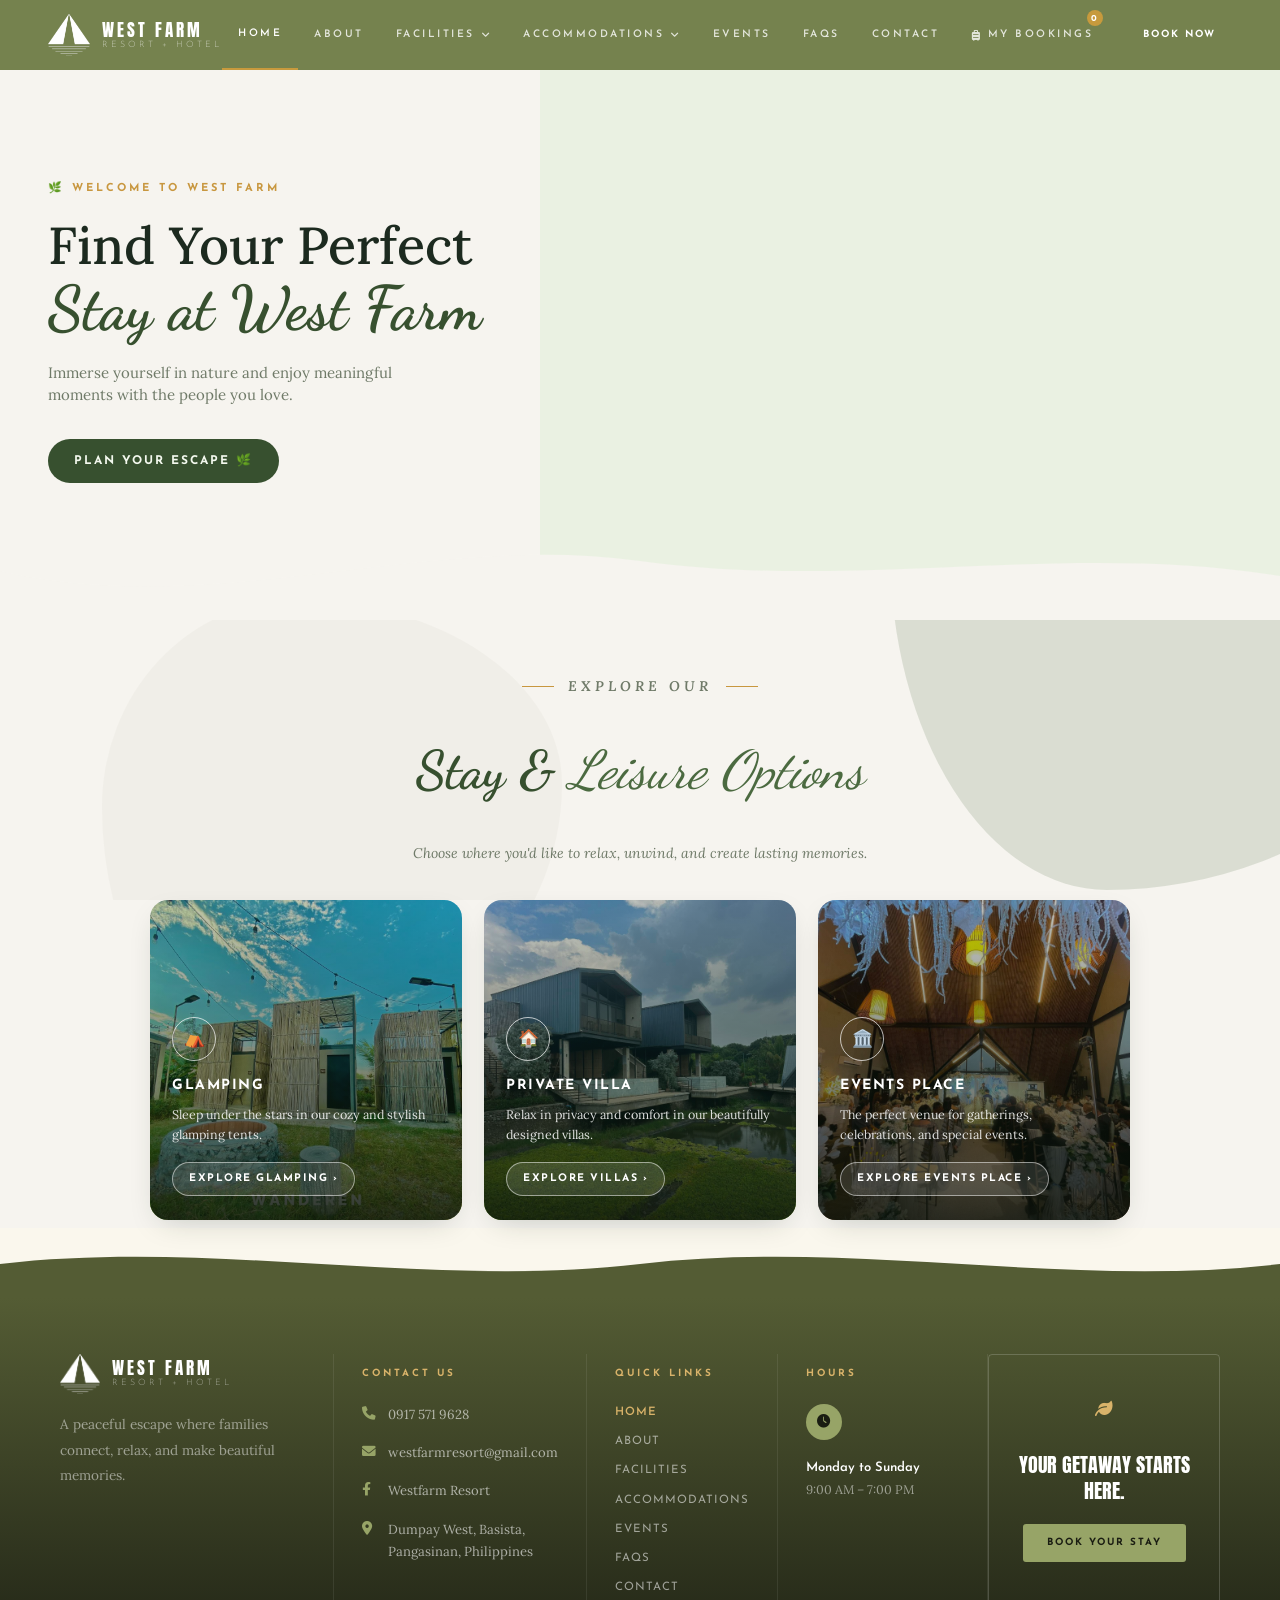
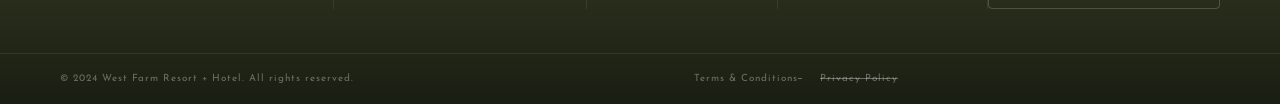
<file: pages/index.html>
<!DOCTYPE html>
<html lang="en">
<head>
  <meta charset="utf-8" />
  <meta name="viewport" content="width=device-width, initial-scale=1" />
  <title>West Farm Resort &amp; Hotel</title>
  <link href="https://fonts.googleapis.com/css2?family=Anton&family=Dancing+Script:wght@400;600;700&family=Josefin+Sans:wght@300;400;600;700&family=Lora:ital,wght@0,400;0,500;1,400&display=swap" rel="stylesheet">
  <link rel="stylesheet" href="https://cdnjs.cloudflare.com/ajax/libs/font-awesome/6.0.0-beta3/css/all.min.css">
  <link rel="stylesheet" href="../assets/css/index.css">
  <link rel="stylesheet" href="../assets/css/bookings.css">
  <link rel="stylesheet" href="../assets/css/nav.css">
</head>
<body>

<!-- BACKGROUND BLOBS (matches accommodations.html) -->
<div class="bg-blobs">
  <div class="blob blob-gray blob-1"></div>
  <div class="blob blob-gray blob-2"></div>
  <div class="blob blob-green blob-3"></div>
</div>

<!-- NAV — matches accommodations.html -->
<nav id="main-nav">
  <a class="nav-logo" href="home.html">
    <img src="../uploads/logo.png" alt="West Farm logo">
    <div class="nav-logo-text">
      <span class="name">WEST FARM</span>
      <span class="sub">Resort + Hotel</span>
    </div>
  </a>

  <ul class="nav-links">
    <li><a href="../pages/home.html" class="active">HOME</a></li>
    <li><a href="../pages/about.html">ABOUT</a></li>
    <li class="nav-item">
      <a href="#" class="nav-btn">FACILITIES</a>
      <div class="dropdown-menu">
        <a href="../pages/swimmingpool.html">Swimming Pool</a>
        <a href="../pages/westcrays.html">Westcrays</a>
        <a href="../pages/playground.html">Kids Playground</a>
        <a href="../pages/cottages.html">Cottages</a>
      </div>
    </li>
    <li class="nav-item">
      <a href="#" class="nav-btn">ACCOMMODATIONS</a>
      <div class="dropdown-menu">
        <a href="../pages/accommodations.html?filter=Events%20Place">Pavilion Events Place</a>
        <a href="../pages/accommodations.html?filter=Private%20Villa">Glamping</a>
        <a href="../pages/accommodations.html?filter=Events%20Place">Private Villas</a>
      </div>
    </li>
    <li><a href="../pages/events.html">EVENTS</a></li>
    <li><a href="../pages/faqs.html">FAQs</a></li>
    <li><a href="../pages/contact.html">CONTACT</a></li>
    <li class="nav-mybookings">
      <a href="#" data-open-my-bookings title="My Bookings"><i class="fa-solid fa-suitcase-rolling"></i> MY BOOKINGS<span class="my-bookings-badge" hidden>0</span></a>
    </li>
    <li><a href="../pages/index.html" class="nav-book-btn">BOOK NOW</a></li>
  </ul>
</nav>

<!-- HERO -->
<header class="hero">
  <div class="hero-text">
    <div class="hero-eyebrow">🌿 Welcome to West Farm</div>
    <h1>Find Your Perfect<em>Stay at West Farm</em></h1>
    <p>Immerse yourself in nature and enjoy meaningful moments with the people you love.</p>
    <a class="hero-cta" href="#leisure">Plan Your Escape 🌿</a>
  </div>
  <div class="hero-photo"></div>
  <div class="hero-wave" aria-hidden="true">
    <svg viewBox="0 0 1440 90" preserveAspectRatio="none" xmlns="http://www.w3.org/2000/svg">
      <path d="M0,40 C240,90 480,0 720,30 C960,60 1200,10 1440,45 L1440,90 L0,90 Z" fill="var(--bg)"></path>
    </svg>
  </div>
</header>

<!-- LEISURE OPTIONS -->
<section class="leisure" id="leisure">
  <p class="section-eyebrow">Explore Our</p>
  <h2 class="section-title">Stay &amp; <em>Leisure Options</em></h2>
  <p>Choose where you'd like to relax, unwind, and create lasting memories.</p>

  <div class="leisure-grid">
    <article class="leisure-card" style="background-image:url('../uploads/glamping-3.jpg')">
      <div class="leisure-icon">⛺</div>
      <h3>Glamping</h3>
      <p>Sleep under the stars in our cozy and stylish glamping tents.</p>
      <a class="btn" href="accommodations.html?filter=Glamping">Explore Glamping ›</a>
    </article>

    <article class="leisure-card" style="background-image:url('../uploads/privatevilla-1.jpg')">
      <div class="leisure-icon">🏠</div>
      <h3>Private Villa</h3>
      <p>Relax in privacy and comfort in our beautifully designed villas.</p>
      <a class="btn" href="accommodations.html?filter=Private%20Villa">Explore Villas ›</a>
    </article>

    <article class="leisure-card" id="eventsPlaceCard" style="background-image:url('../uploads/pavilion-1.jpg')">
      <div class="leisure-icon">🏛️</div>
      <h3>Events Place</h3>
      <p>The perfect venue for gatherings, celebrations, and special events.</p>
      <a class="btn" href="accommodations.html?filter=Events%20Place">Explore Events Place ›</a>
    </article>
  </div>
</section>

<div class="wave-divider" style="--wave-bg: var(--warm); --wave-fill: var(--hf-forest-mid);">
  <svg viewBox="0 0 1440 140" preserveAspectRatio="none" xmlns="http://www.w3.org/2000/svg">
    <path d="M0,70 C240,20 480,120 720,70 C960,20 1200,120 1440,70 L1440,140 L0,140 Z"></path>
  </svg>
</div>

<!-- FOOTER — ported from home.html (last version sent) -->
<footer>
  <div class="footer-top">

    <div class="footer-col footer-brand">
      <a class="footer-logo" href="home.html">
        <img src="../uploads/logo.png" alt="West Farm logo">
        <div class="footer-logo-text">
          <span class="name">WEST FARM</span>
          <span class="sub">Resort + Hotel</span>
        </div>
      </a>
      <p class="footer-tagline">A peaceful escape where families connect, relax, and make beautiful memories.</p>
      <div class="footer-social">
      </div>
    </div>

    <div class="footer-col">
      <h4>Contact Us</h4>
      <div class="footer-line"><i class="fas fa-phone"></i><span>0917 571 9628</span></div>
      <div class="footer-line"><i class="fas fa-envelope"></i><span>westfarmresort@gmail.com</span></div>
      <div class="footer-line"><i class="fa-brands fa-facebook-f"></i></i><span>Westfarm Resort</span></div>
      <div class="footer-line"><i class="fas fa-location-dot"></i><span>Dumpay West, Basista,<br>Pangasinan, Philippines</span></div>
    </div>

    <div class="footer-col footer-nav">
      <h4>Quick Links</h4>
      <a href="../pages/home.html" class="active">Home</a>
      <a href="../pages/about.html">About</a>
      <a href="../pages/swimmingpool.html">Facilities</a>
      <a href="../pages/accommodations.html">Accommodations</a>
      <a href="../pages/events.html">Events</a>
      <a href="../pages/faqs.html">FAQs</a>
      <a href="../pages/contact.html">Contact</a>
    </div>

    <div class="footer-col footer-hours-col">
      <h4>Hours</h4>
      <div class="footer-hours-icon"><i class="fas fa-clock"></i></div>
      <div class="footer-hours-block">
        <div class="footer-hours-label">Monday to Sunday</div>
        <div class="footer-hours-time">9:00 AM – 7:00 PM</div>
      </div>
    </div>

    <div class="footer-cta">
      <i class="fas fa-leaf footer-cta-icon"></i>
      <p class="footer-cta-text">Your getaway starts here.</p>
      <a href="../pages/index.html" class="footer-cta-btn">Book Your Stay</a>
    </div>

  </div>
  <div class="footer-bottom">
    <div>© 2024 West Farm Resort + Hotel. All rights reserved.</div>
    <div>
      <a href="#">Terms &amp; Conditions<s/a>
      <a href="#">Privacy Policy</a>
    </div>
  </div>
</footer>

<!-- MY BOOKINGS MODAL -->
<div class="mb-overlay" id="myBookingsOverlay">
  <div class="mb-modal">
    <div class="mb-header">
      <h3>🌿 My Bookings</h3>
      <button class="mb-close" id="myBookingsClose" aria-label="Close">✕</button>
    </div>
    <div class="mb-body">
      <div id="myBookingsList"></div>
    </div>
  </div>
</div>

<script src="../assets/js/bookings.js"></script>
<script src="../assets/js/index.js"></script>
</body>
</html>
</file>
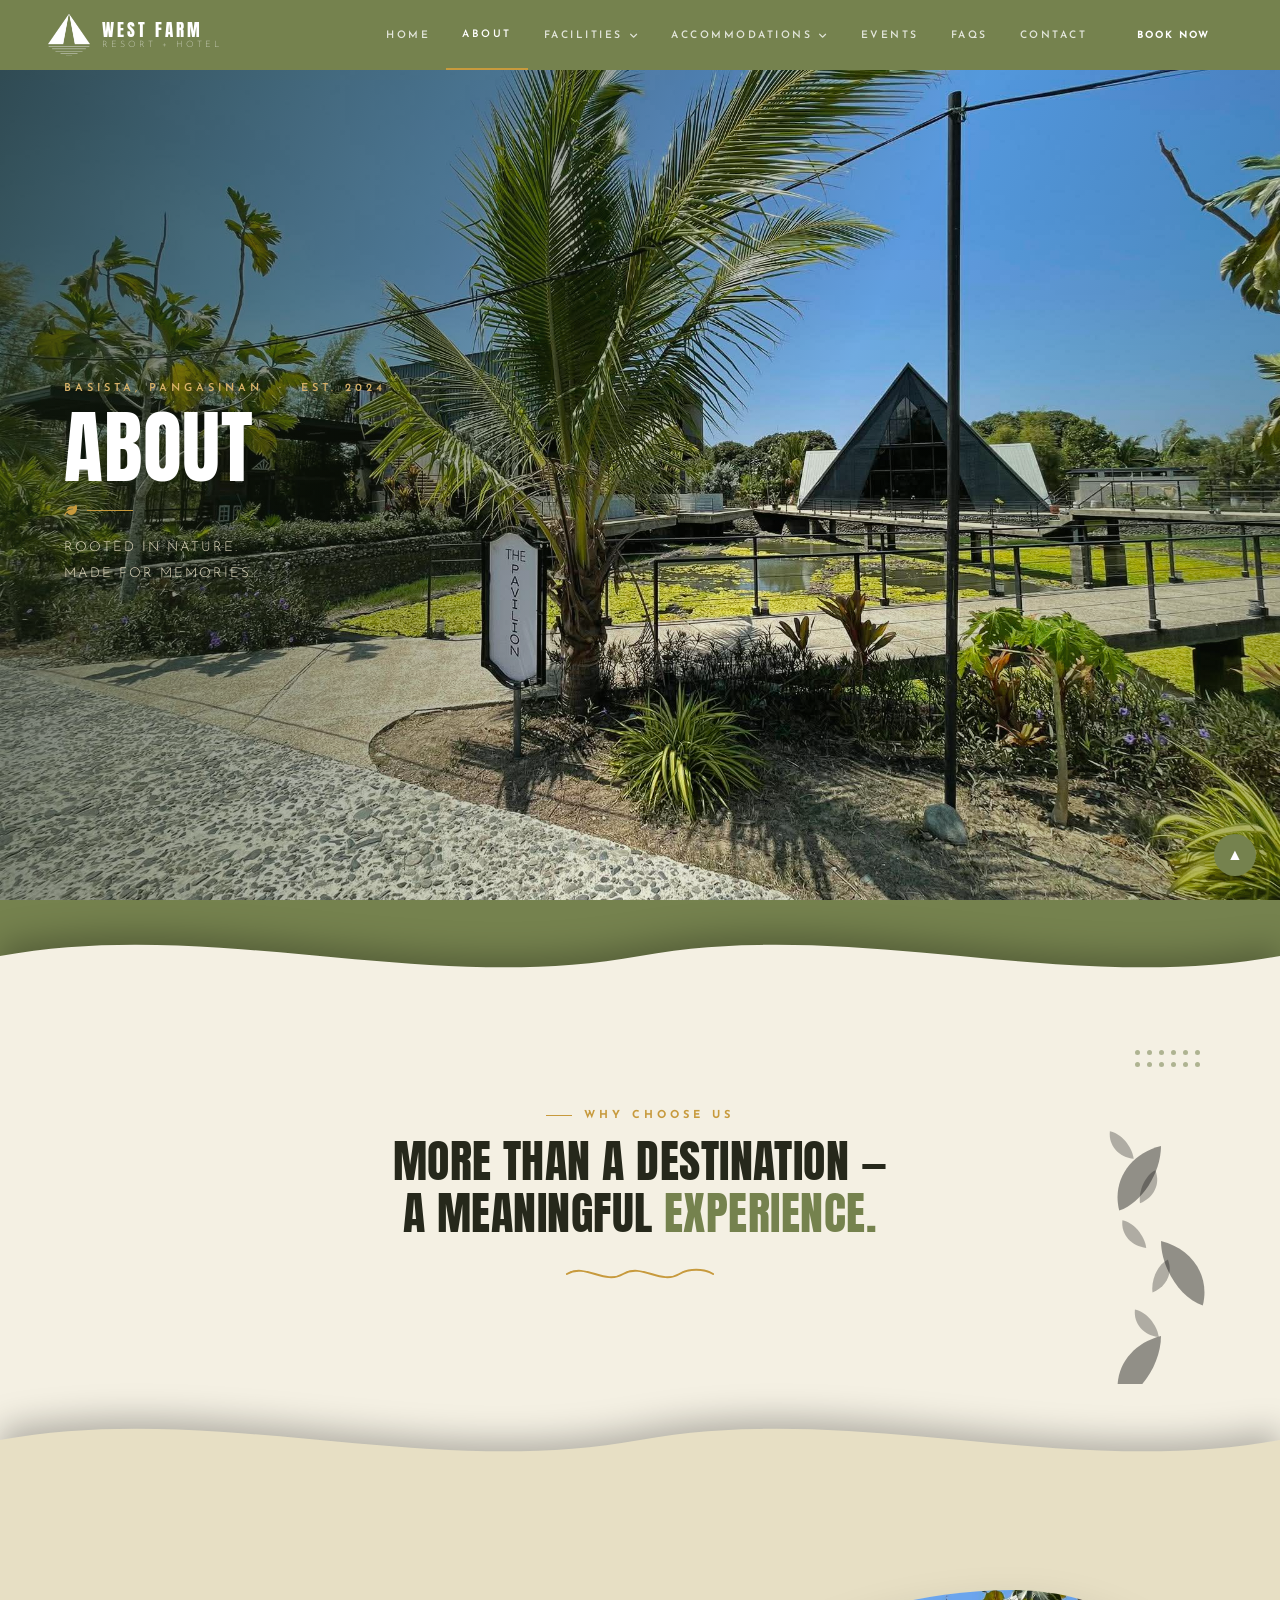
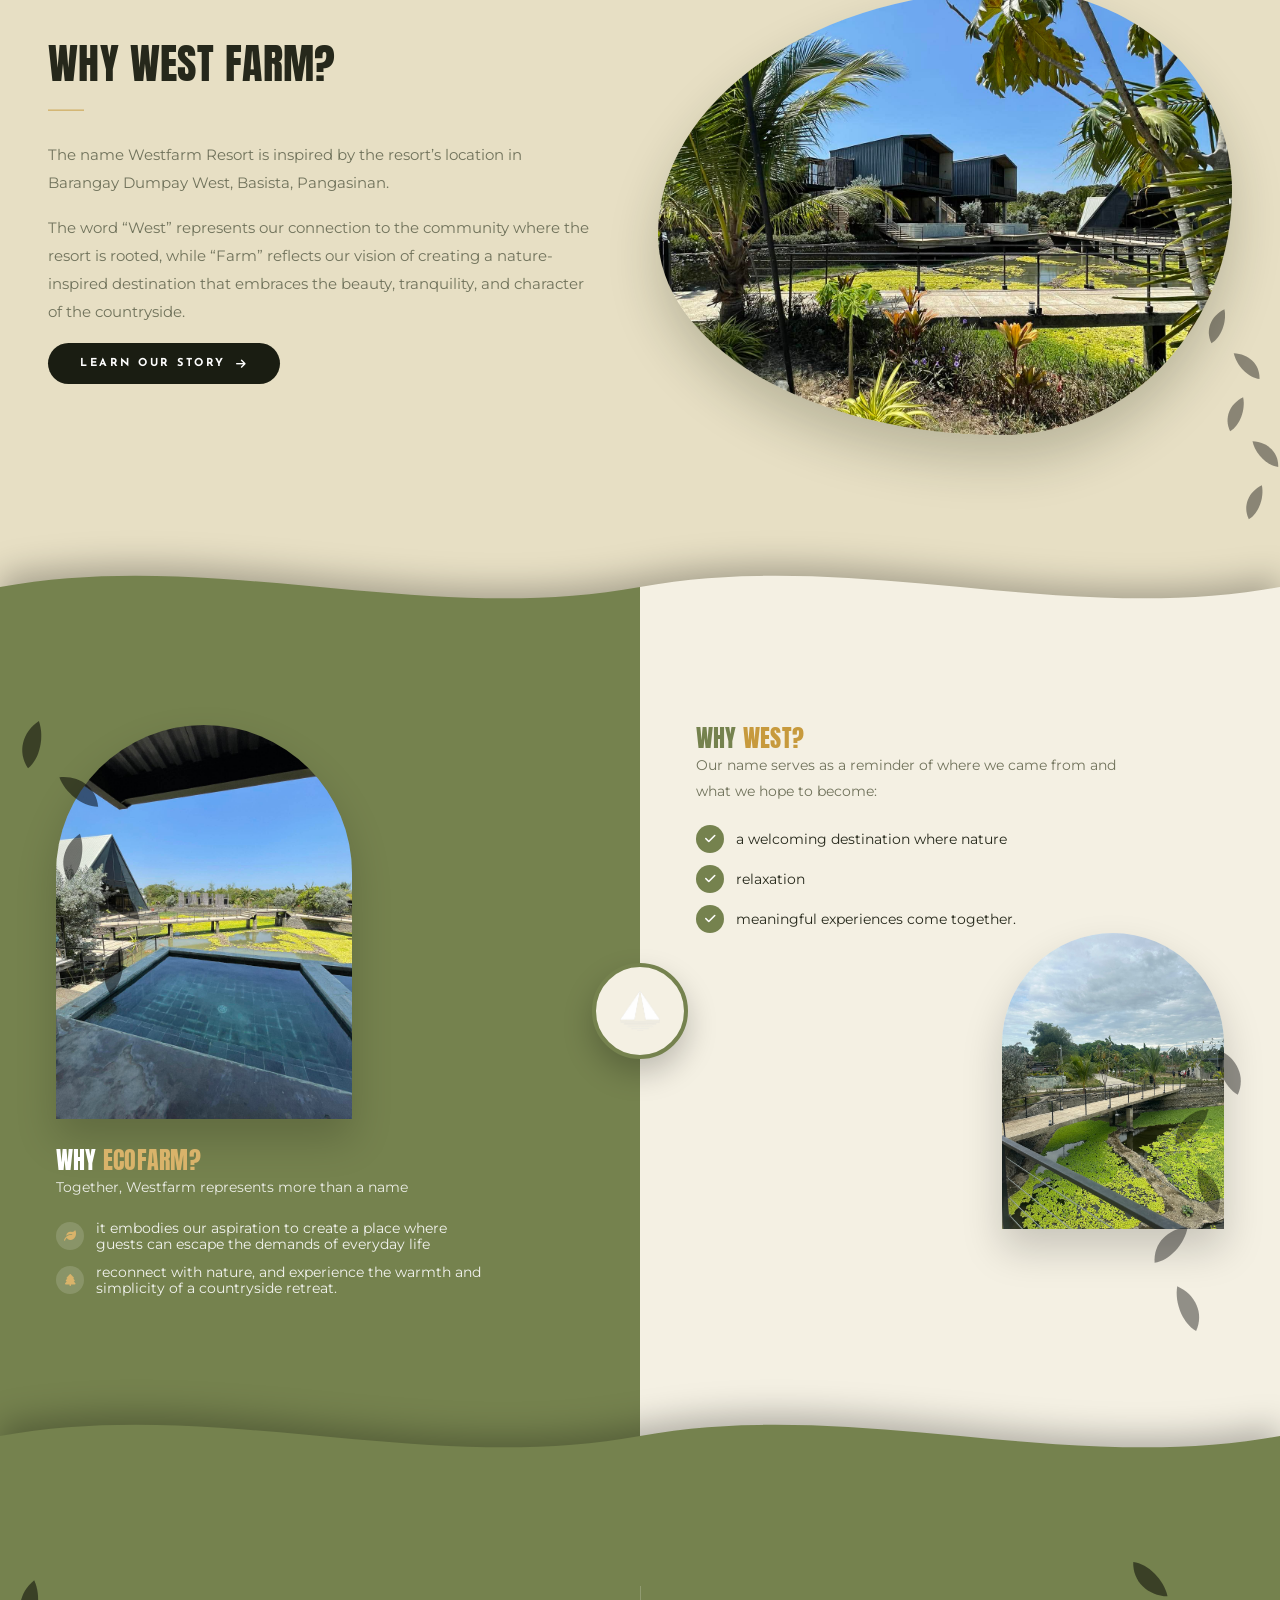
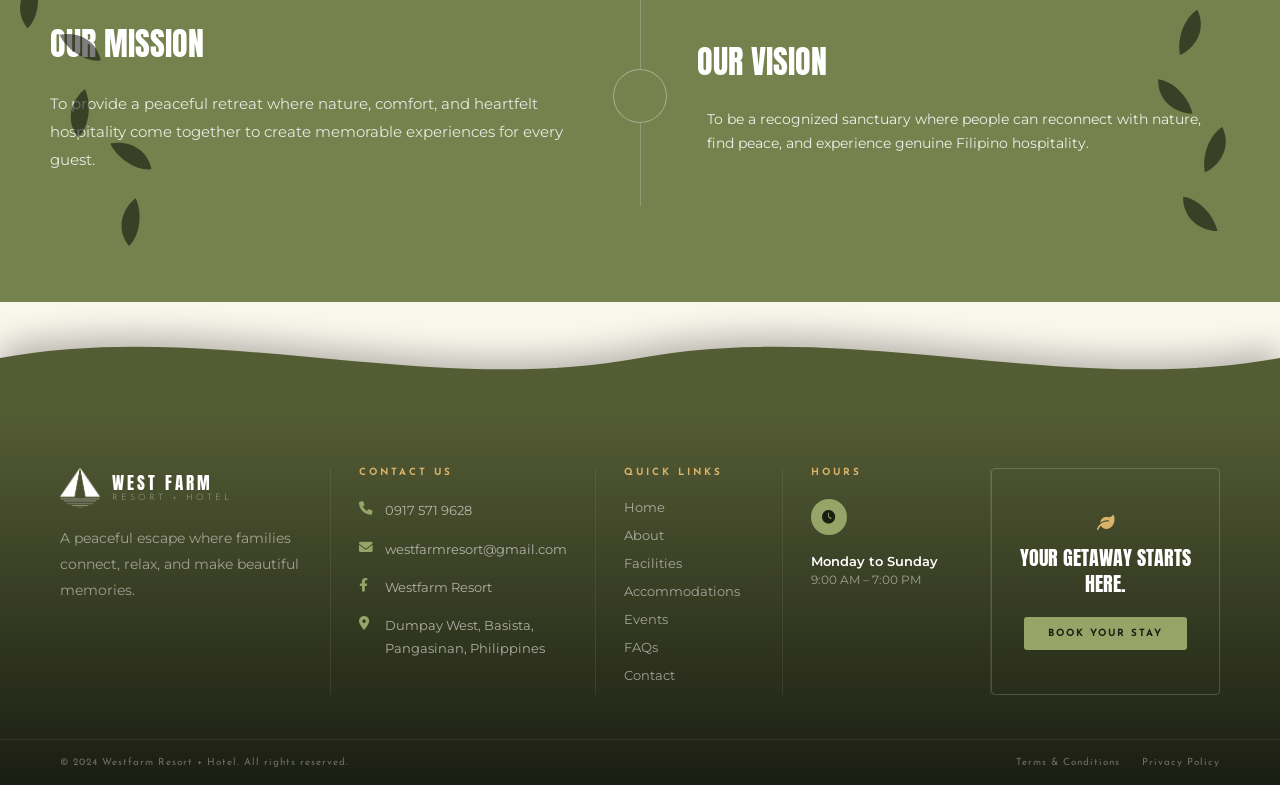
<file: pages/about.html>
<!DOCTYPE html>
<html lang="en">
<head>
<meta charset="UTF-8">
<meta name="viewport" content="width=device-width, initial-scale=1.0">
<title>About | West Farm Resort and Hotel</title>
<link href="https://fonts.googleapis.com/css2?family=Anton&family=Josefin+Sans:wght@300;400;500;600;700&family=Montserrat:ital,wght@0,300;0,400;0,500;0,600;0,700;0,800;1,400&display=swap" rel="stylesheet">
<link rel="stylesheet" href="https://cdnjs.cloudflare.com/ajax/libs/font-awesome/6.0.0-beta3/css/all.min.css">
<link rel="stylesheet" href="../assets/css/about.css">
<link rel="stylesheet" href="../assets/css/nav.css">
<script src="../assets/js/about.js" defer></script>
</head>
<body>

<div class="bg-blobs">
  <div class="blob blob-gray blob-a"></div>
  <div class="blob blob-gray blob-b"></div>
  <div class="blob blob-green blob-c"></div>
</div>

<svg style="position:absolute;width:0;height:0;overflow:hidden;" aria-hidden="true">
  <symbol id="leaf-branch-svg" viewBox="0 0 100 300">
    <path d="M50 6 L50 294"/>
    <path d="M50 40 C34 44 24 58 28 74 C40 70 50 54 50 40 Z"/>
    <path d="M50 90 C66 94 76 108 72 124 C60 120 50 104 50 90 Z"/>
    <path d="M50 140 C34 144 24 158 28 174 C40 170 50 154 50 140 Z"/>
    <path d="M50 190 C66 194 76 208 72 224 C60 220 50 204 50 190 Z"/>
    <path d="M50 240 C34 244 24 258 28 274 C40 270 50 254 50 240 Z"/>
  </symbol>
</svg>

<nav id="main-nav">
  <a class="nav-logo" href="../pages/home.html">
    <img src="../uploads/logo.png" alt="West Farm logo">
    <div class="nav-logo-text">
      <span class="name">WEST FARM</span>
      <span class="sub">Resort + Hotel</span>
    </div>
  </a>
  <ul class="nav-links">
    <li><a href="../pages/home.html">HOME</a></li>
    <li><a href="about.html" class="active">ABOUT</a></li>
    <li class="nav-item">
      <a href="#" class="nav-btn">FACILITIES</a>
      <div class="dropdown-menu">
        <a href="../pages/swimmingpool.html">Swimming Pool</a>
        <a href="../pages/westcrays.html">Westcrays</a>
        <a href="../pages/playground.html">Kids Playground</a>
        <a href="../pages/cottages.html">Cottages</a>
      </div>
    </li>
    <li class="nav-item">
      <a href="#" class="nav-btn">ACCOMMODATIONS</a>
      <div class="dropdown-menu">
        <a href="../pages/home.html">Pavilion Events Place</a>
        <a href="../pages/home.html">Glamping</a>
        <a href="../pages/home.html">Private Villas</a>
      </div>
    </li>
    <li><a href="../pages/events.html">EVENTS</a></li>
    <li><a href="../pages/faqs.html">FAQs</a></li>
    <li><a href="../pages/contact.html">CONTACT</a></li>
    <li><a href="../pages/home.html" class="nav-book-btn">BOOK NOW</a></li>
  </ul>
</nav>


<section class="hero" id="hero">
  <div class="hero-slide active" style="background-image:url('../uploads/background.jpg')"></div>
  <div class="hero-overlay">
    <span class="eyebrow-tag">Basista, Pangasinan &nbsp;·&nbsp; Est. 2024</span>
    <h1>ABOUT</h1>
    <div class="hero-rule"><span></span></div>
    <p class="subline">Rooted in nature.<br>Made for memories.</p>
  </div>
</section>

<div class="wave-divider" style="--wave-bg: var(--forest); --wave-fill: var(--cream);">
  <svg viewBox="0 0 1440 140" preserveAspectRatio="none" xmlns="http://www.w3.org/2000/svg">
    <path d="M0,70 C240,20 480,120 720,70 C960,20 1200,120 1440,70 L1440,140 L0,140 Z"></path>
  </svg>
</div>

<section class="section why-choose">
  <svg class="leaf-branch lb-lg pos-choose-r" viewBox="0 0 100 300"><use href="#leaf-branch-svg"/></svg>
  <svg class="leaf-branch lb-sm pos-choose-r2" viewBox="0 0 100 300"><use href="#leaf-branch-svg"/></svg>
  <div class="dot-grid">
    <span></span><span></span><span></span><span></span><span></span><span></span>
    <span></span><span></span><span></span><span></span><span></span><span></span>
  </div>
  <div class="why-choose-top">
    <p class="eyebrow" style="justify-content:center;">Why Choose Us</p>
    <h2 class="display-title">More than a destination —<br>a meaningful <em>experience.</em></h2>
    <svg class="wave-squiggle" viewBox="0 0 160 20" xmlns="http://www.w3.org/2000/svg">
      <path d="M2,10 C22,-2 42,22 62,10 C82,-2 102,22 122,10 C132,4 148,4 158,10" />
    </svg>
  </div>
</section>

<div class="wave-divider" style="--wave-bg: var(--cream); --wave-fill: var(--tan);">
  <svg viewBox="0 0 1440 140" preserveAspectRatio="none" xmlns="http://www.w3.org/2000/svg">
    <path d="M0,70 C240,20 480,120 720,70 C960,20 1200,120 1440,70 L1440,140 L0,140 Z"></path>
  </svg>
</div>


<section class="story-band">
  <svg class="leaf-branch lb-sm pos-story-br" viewBox="0 0 100 300"><use href="#leaf-branch-svg"/></svg>
  <div class="story-grid">
    <div class="story-text">
      <h2 class="display-title">Why West Farm? <i class="fas fa-fern"></i></h2>
      <div class="squiggle" style="margin:10px 0 22px;"><i class="fas fa-fern" style="opacity:0;"></i>&mdash;&mdash;</div>
      <p>The name Westfarm Resort is inspired by the resort’s location in Barangay Dumpay West, Basista, Pangasinan.</p>
      <p>The word “West” represents our connection to the community where the resort is rooted, while “Farm” reflects our vision of creating a nature-inspired destination that embraces the beauty, tranquility, and character of the countryside.</p>
      <a href="#" class="pill-btn" style="background:var(--dark);">Learn Our Story <i class="fas fa-arrow-right"></i></a>
    </div>
    <div class="story-visual">
      <div class="story-blob">
        <img src="../uploads/about-1.jpg" alt="Farm landscape">
      </div>
    </div>
  </div>
</section>

<div class="wave-divider" style="--wave-bg: var(--tan);">
  <svg viewBox="0 0 1440 140" preserveAspectRatio="none" xmlns="http://www.w3.org/2000/svg">
    <defs>
      <linearGradient id="storyToTwoColGrad" x1="0" y1="0" x2="1" y2="0">
        <stop offset="50%" style="stop-color: var(--forest);"></stop>
        <stop offset="50%" style="stop-color: var(--cream);"></stop>
      </linearGradient>
    </defs>
    <path d="M0,70 C240,20 480,120 720,70 C960,20 1200,120 1440,70 L1440,140 L0,140 Z" style="fill:url(#storyToTwoColGrad);"></path>
  </svg>
</div>


<div class="two-col">
  <div class="col-forest">
    <svg class="leaf-branch on-dark pos-eco-tl" viewBox="0 0 100 300"><use href="#leaf-branch-svg"/></svg>
    <div class="arch-img"><img src="../uploads/about-2.jpg" alt="Ecofarm walkway"></div>
    <h2 class="display-title">Why <em>Ecofarm?</em></h2>
    <p> Together, Westfarm represents more than a name</p>
    <ul class="check-list on-forest">
      <li><span class="ic"><i class="fas fa-leaf"></i></span> it embodies our aspiration to create a place where guests can escape the demands of everyday life</li>
      <li><span class="ic"><i class="fas fa-tree"></i></span> reconnect with nature, and experience the warmth and simplicity of a countryside retreat.</li>

    </ul>
  </div>
  <div class="emblem"><img src="../uploads/logo.png" alt="West Farm emblem"></div>
  <div class="col-cream">
    <svg class="leaf-branch pos-west-br" viewBox="0 0 100 300"><use href="#leaf-branch-svg"/></svg>
    <h2 class="display-title">Why <em>West?</em></h2>
    <p> Our name serves as a reminder of where we came from and what we hope to become:</p>
    <ul class="check-list on-cream">
      <li><span class="ic"><i class="fas fa-check"></i></span> a welcoming destination where nature</li>
      <li><span class="ic"><i class="fas fa-check"></i></span> relaxation</li>
      <li><span class="ic"><i class="fas fa-check"></i></span> meaningful experiences come together.</li>
    </ul>
    <div class="arch-img"><img src="../uploads/about-3.jpg" alt="Farm pavilion"></div>
  </div>
</div>

<div class="wave-divider" style="--wave-fill: var(--forest); background: linear-gradient(90deg, var(--forest) 50%, var(--cream) 50%);">
  <svg viewBox="0 0 1440 140" preserveAspectRatio="none" xmlns="http://www.w3.org/2000/svg">
    <path d="M0,70 C240,20 480,120 720,70 C960,20 1200,120 1440,70 L1440,140 L0,140 Z"></path>
  </svg>
</div>


<section class="mission-vision">
  <svg class="leaf-branch on-dark pos-mv-tl" viewBox="0 0 100 300"><use href="#leaf-branch-svg"/></svg>
  <svg class="leaf-branch on-dark pos-mv-br" viewBox="0 0 100 300"><use href="#leaf-branch-svg"/></svg>
  <div class="mv-grid">
    <div class="mv-block">
      <h2>Our Mission</h2>
      <p>To provide a peaceful retreat where nature, comfort, and heartfelt hospitality come together to create memorable experiences for every guest.</p>
    </div>
    <div class="mv-divider"><div class="mv-icon"><i class="fas fa-fern"></i></div></div>
    <div class="mv-block">
      <h2>Our Vision</h2>
      <ul>
        <li><i class="fas fa-fern"></i> To be a recognized sanctuary where people can reconnect with nature, find peace, and experience genuine Filipino hospitality.</li>
      </ul>
    </div>
  </div>
</section>

<div class="wave-divider" style="--wave-bg: var(--warm); --wave-fill: var(--forest-mid);">
  <svg viewBox="0 0 1440 140" preserveAspectRatio="none" xmlns="http://www.w3.org/2000/svg">
    <path d="M0,70 C240,20 480,120 720,70 C960,20 1200,120 1440,70 L1440,140 L0,140 Z"></path>
  </svg>
</div>

<!-- FOOTER -->
<footer>

  <div class="footer-top">

    <div class="footer-col footer-brand">
      <a class="footer-logo" href="../pages/home.html">
        <img src="../uploads/logo.png" alt="West Farm logo">
        <div class="footer-logo-text">
          <span class="name">WEST FARM</span>
          <span class="sub">Resort + Hotel</span>
        </div>
      </a>
      <p class="footer-tagline">A peaceful escape where families connect, relax, and make beautiful memories.</p>
      <div class="footer-social">
      </div>
    </div>

    <div class="footer-col">
      <h4>Contact Us</h4>
      <div class="footer-line"><i class="fas fa-phone"></i><span>0917 571 9628</span></div>
      <div class="footer-line"><i class="fas fa-envelope"></i><span>westfarmresort@gmail.com</span></div>
      <div class="footer-line"><i class="fa-brands fa-facebook-f"></i></i><span>Westfarm Resort</span></div>
      <div class="footer-line"><i class="fas fa-location-dot"></i><span>Dumpay West, Basista,<br>Pangasinan, Philippines</span></div>
    </div>

    <div class="footer-col footer-nav">
      <h4>Quick Links</h4>
      <a href="../pages/home.html">Home</a>
      <a href="about.html" class="active">About</a>
      <a href="../pages/swimmingpool.html">Facilities</a>
      <a href="../pages/home.html">Accommodations</a>
      <a href="../pages/events.html">Events</a>
      <a href="../pages/faqs.html">FAQs</a>
      <a href="../pages/contact.html">Contact</a>
    </div>

    <div class="footer-col footer-hours-col">
      <h4>Hours</h4>
      <div class="footer-hours-icon"><i class="fas fa-clock"></i></div>
      <div class="footer-hours-block">
        <div class="footer-hours-label">Monday to Sunday</div>
        <div class="footer-hours-time">9:00 AM – 7:00 PM</div>
      </div>
    </div>

    <div class="footer-cta">
      <i class="fas fa-leaf footer-cta-icon"></i>
      <p class="footer-cta-text">Your getaway starts here.</p>
      <a href="../pages/index.html" class="footer-cta-btn">Book Your Stay</a>
    </div>

  </div>
  <div class="footer-bottom">
    <div>© 2024 Westfarm Resort + Hotel. All rights reserved.</div>
    <div>
      <a href="#">Terms & Conditions</a>
      <a href="#">Privacy Policy</a>
    </div>
  </div>
</footer>

<button class="scroll-top" onclick="window.scrollTo({top:0,behavior:'smooth'})">▲</button>
</body>
</html>
</file>
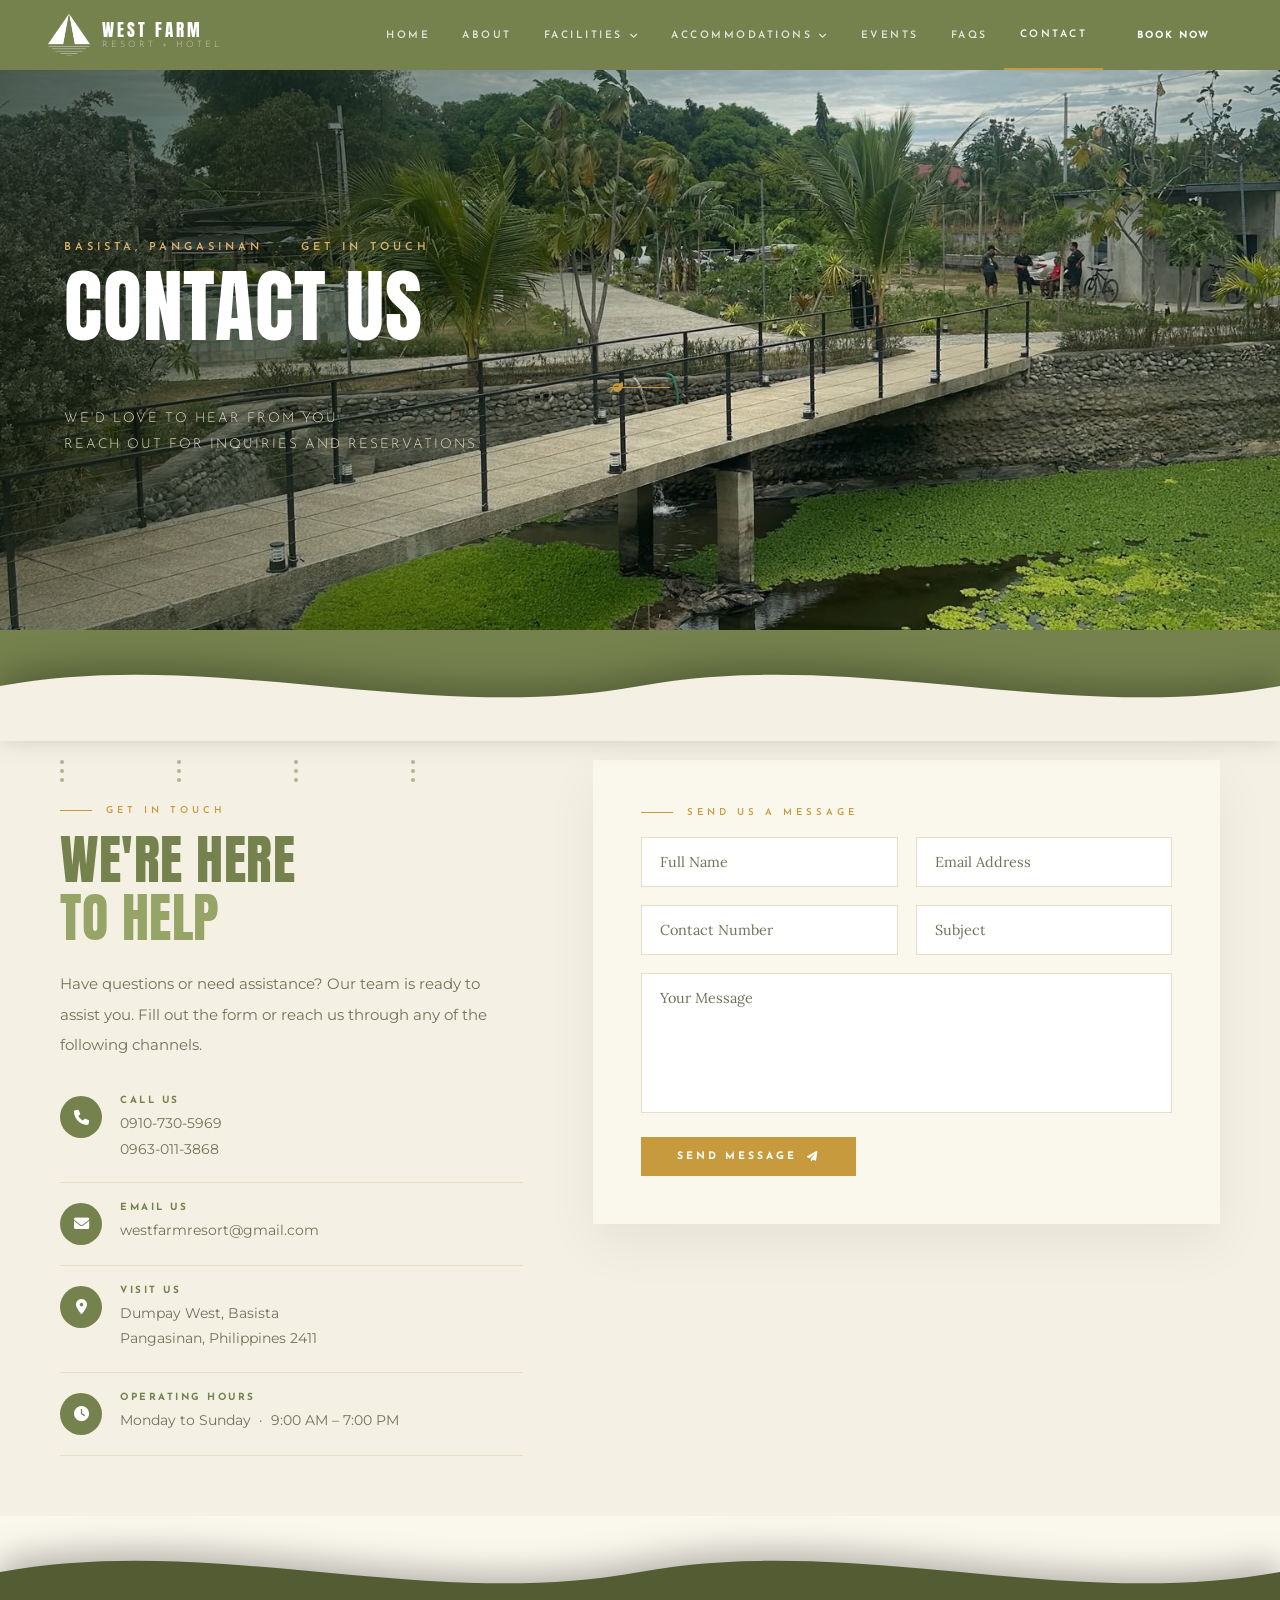
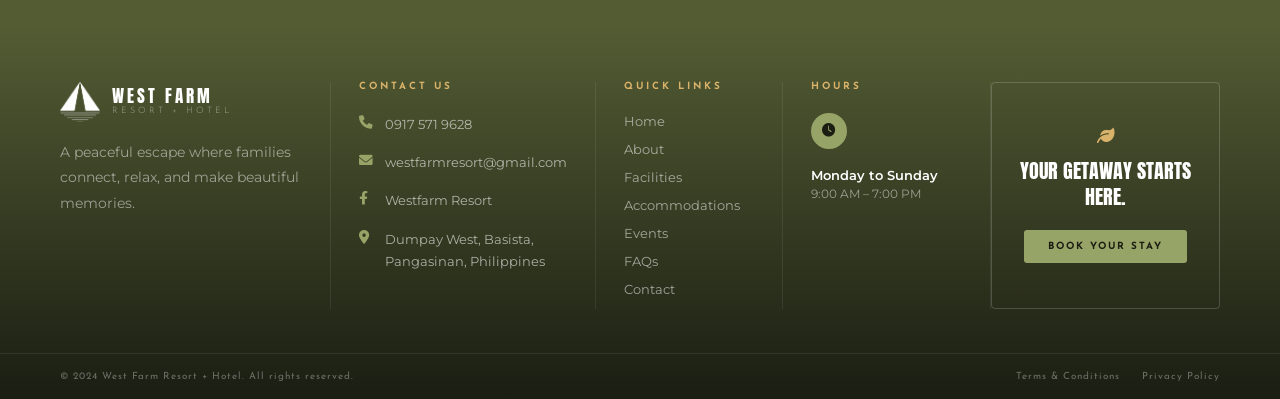
<file: pages/contact.html>
<!DOCTYPE html>
<html lang="en">
<head>
  <meta charset="UTF-8">
  <meta name="viewport" content="width=device-width, initial-scale=1.0">
  <title>Contact Us | Westfarm Resort & Hotel</title>
  <link href="https://fonts.googleapis.com/css2?family=Montserrat:ital,wght@0,300;0,400;0,500;0,600;0,700;0,800;1,400&family=Josefin+Sans:wght@300;400;500;600;700&family=Anton&family=Dancing+Script:wght@400;700&family=Lora:wght@400;500&display=swap" rel="stylesheet">
  <link rel="stylesheet" href="https://cdnjs.cloudflare.com/ajax/libs/font-awesome/6.0.0-beta3/css/all.min.css">
  <link rel="stylesheet" href="../assets/css/home.css">
<link rel="stylesheet" href="../assets/css/contact.css">
<link rel="stylesheet" href="../assets/css/nav.css">
 
</head>
<body>

<div class="bg-blobs">
  <div class="blob blob-gray blob-1"></div>
  <div class="blob blob-gray blob-2"></div>
  <div class="blob blob-green blob-3"></div>
</div>

<!-- ── NAV (matches home.html) ── -->
<nav id="main-nav">
  <a class="nav-logo" href="../pages/home.html">
    <img src="../uploads/logo.png" alt="West Farm logo">
    <div class="nav-logo-text">
      <span class="name">WEST FARM</span>
      <span class="sub">Resort + Hotel</span>
    </div>
  </a>
  <ul class="nav-links">
    <li><a href="../pages/home.html">HOME</a></li>
    <li><a href="../pages/about.html">ABOUT</a></li>
    <li class="nav-item">
      <a href="#" class="nav-btn">FACILITIES</a>
      <div class="dropdown-menu">
        <a href="../pages/swimmingpool.html">Swimming Pool</a>
        <a href="../pages/westcrays.html">Westcrays</a>
        <a href="../pages/playground.html">Kids Playground</a>
        <a href="../pages/cottages.html">Cottages</a>
      </div>
    </li>
    <li class="nav-item">
      <a href="#" class="nav-btn">ACCOMMODATIONS</a>
      <div class="dropdown-menu">
        <a href="../pages/accommodations.html">Pavilion Events Place</a>
        <a href="../pages/accommodations.html">Glampings</a>
        <a href="../pages/accommodations.html">Private Villas</a>
      </div>
    </li>
    <li><a href="../pages/events.html">EVENTS</a></li>
    <li><a href="../pages/faqs.html">FAQs</a></li>
    <li><a href="#" class="active">CONTACT</a></li>
    <li><a href="../pages/index.html" class="nav-book-btn">BOOK NOW</a></li>
  </ul>
</nav>

<!-- ── CONTACT HERO (static single image, no slideshow) ── -->
<section class="hero" id="hero">
  <div class="hero-slide active" style="background-image:url('../uploads/background-2.jpg')"></div>
  <div class="hero-overlay">
    <span class="eyebrow-tag">Basista, Pangasinan &nbsp;·&nbsp; Get In Touch</span>
    <h1>CONTACT US</h1>
    <div class="hero-rule"><span></span></div>
    <p class="subline">We'd love to hear from you.<br>Reach out for inquiries and reservations.</p>
  </div>
</section>

<div class="wave-divider" style="--wave-bg: var(--forest); --wave-fill: var(--cream);">
  <svg viewBox="0 0 1440 140" preserveAspectRatio="none" xmlns="http://www.w3.org/2000/svg">
    <path d="M0,70 C240,20 480,120 720,70 C960,20 1200,120 1440,70 L1440,140 L0,140 Z"></path>
  </svg>
</div>

<!-- ── GET IN TOUCH / FORM ── -->
<section class="section contact-main">
  <div class="section-inner">
    <div class="contact-grid">

      <div class="contact-info">
        <div class="dot-grid small">
          <span></span><span></span><span></span><span></span>
          <span></span><span></span><span></span><span></span>
          <span></span><span></span><span></span><span></span>
        </div>
        <p class="section-eyebrow">Get In Touch</p>
        <h2 class="section-title">We're Here<br><em>to Help</em></h2>
        <p class="contact-info-desc">Have questions or need assistance? Our team is ready to assist you. Fill out the form or reach us through any of the following channels.</p>

        <div class="contact-channels">
          <div class="channel-item">
            <div class="channel-icon"><i class="fas fa-phone"></i></div>
            <div>
              <div class="channel-title">Call Us</div>
              <div class="channel-desc">0910-730-5969<br>0963-011-3868</div>
            </div>
          </div>
          <div class="channel-item">
            <div class="channel-icon"><i class="fas fa-envelope"></i></div>
            <div>
              <div class="channel-title">Email Us</div>
              <div class="channel-desc">westfarmresort@gmail.com</div>
            </div>
          </div>
          <div class="channel-item">
            <div class="channel-icon"><i class="fas fa-map-marker-alt"></i></div>
            <div>
              <div class="channel-title">Visit Us</div>
              <div class="channel-desc">Dumpay West, Basista<br>Pangasinan, Philippines 2411</div>
            </div>
          </div>
          <div class="channel-item">
            <div class="channel-icon"><i class="fas fa-clock"></i></div>
            <div>
              <div class="channel-title">Operating Hours</div>
              <div class="channel-desc">Monday to Sunday &nbsp;·&nbsp; 9:00 AM – 7:00 PM</div>
            </div>
          </div>
        </div>
      </div>

      <div class="contact-form-card">
        <p class="section-eyebrow">Send Us a Message</p>
        <form id="contactForm" class="contact-form">
          <div class="form-row">
            <input type="text" name="fullname" placeholder="Full Name" required>
            <input type="email" name="email" placeholder="Email Address" required>
          </div>
          <div class="form-row">
            <input type="tel" name="contact" placeholder="Contact Number" required>
            <input type="text" name="subject" placeholder="Subject" required>
          </div>
          <textarea name="message" placeholder="Your Message" rows="6" required></textarea>
          <button type="submit" class="btn-primary contact-submit">SEND MESSAGE <i class="fas fa-paper-plane"></i></button>
        </form>
      </div>

    </div>
  </div>
</section>

<div class="wave-divider" style="--wave-bg: var(--warm); --wave-fill: var(--forest-mid);">
  <svg viewBox="0 0 1440 140" preserveAspectRatio="none" xmlns="http://www.w3.org/2000/svg">
    <path d="M0,70 C240,20 480,120 720,70 C960,20 1200,120 1440,70 L1440,140 L0,140 Z"></path>
  </svg>
</div>


<!-- ── FOOTER (matches home.html) ── -->
<footer>
  <div class="footer-top">

    <div class="footer-col footer-brand">
      <a class="footer-logo" href="../pages/home.html">
        <img src="../uploads/logo.png" alt="West Farm logo">
        <div class="footer-logo-text">
          <span class="name">WEST FARM</span>
          <span class="sub">Resort + Hotel</span>
        </div>
      </a>
      <p class="footer-tagline">A peaceful escape where families connect, relax, and make beautiful memories.</p>
      <div class="footer-social">
      </div>
    </div>

    <div class="footer-col">
      <h4>Contact Us</h4>
      <div class="footer-line"><i class="fas fa-phone"></i><span>0917 571 9628</span></div>
      <div class="footer-line"><i class="fas fa-envelope"></i><span>westfarmresort@gmail.com</span></div>
      <div class="footer-line"><i class="fa-brands fa-facebook-f"></i></i><span>Westfarm Resort</span></div>
      <div class="footer-line"><i class="fas fa-location-dot"></i><span>Dumpay West, Basista,<br>Pangasinan, Philippines</span></div>
    </div>

    <div class="footer-col footer-nav">
      <h4>Quick Links</h4>
      <a href="../pages/home.html">Home</a>
      <a href="../pages/about.html">About</a>
      <a href="../pages/swimmingpool.html">Facilities</a>
      <a href="../pages/accommodations.html">Accommodations</a>
      <a href="../pages/events.html">Events</a>
      <a href="../pages/faqs.html">FAQs</a>
      <a href="#" class="active">Contact</a>
    </div>

    <div class="footer-col footer-hours-col">
      <h4>Hours</h4>
      <div class="footer-hours-icon"><i class="fas fa-clock"></i></div>
      <div class="footer-hours-block">
        <div class="footer-hours-label">Monday to Sunday</div>
        <div class="footer-hours-time">9:00 AM – 7:00 PM</div>
      </div>
    </div>

    <div class="footer-cta">
      <i class="fas fa-leaf footer-cta-icon"></i>
      <p class="footer-cta-text">Your getaway starts here.</p>
      <a href="../pages/index.html" class="footer-cta-btn">Book Your Stay</a>
    </div>

  </div>
  <div class="footer-bottom">
    <div>© 2024 West Farm Resort + Hotel. All rights reserved.</div>
    <div>
      <a href="#">Terms & Conditions</a>
      <a href="#">Privacy Policy</a>
    </div>
  </div>
</footer>

<script src="../assets/js/contact.js"></script>

</body>
</html>
</file>
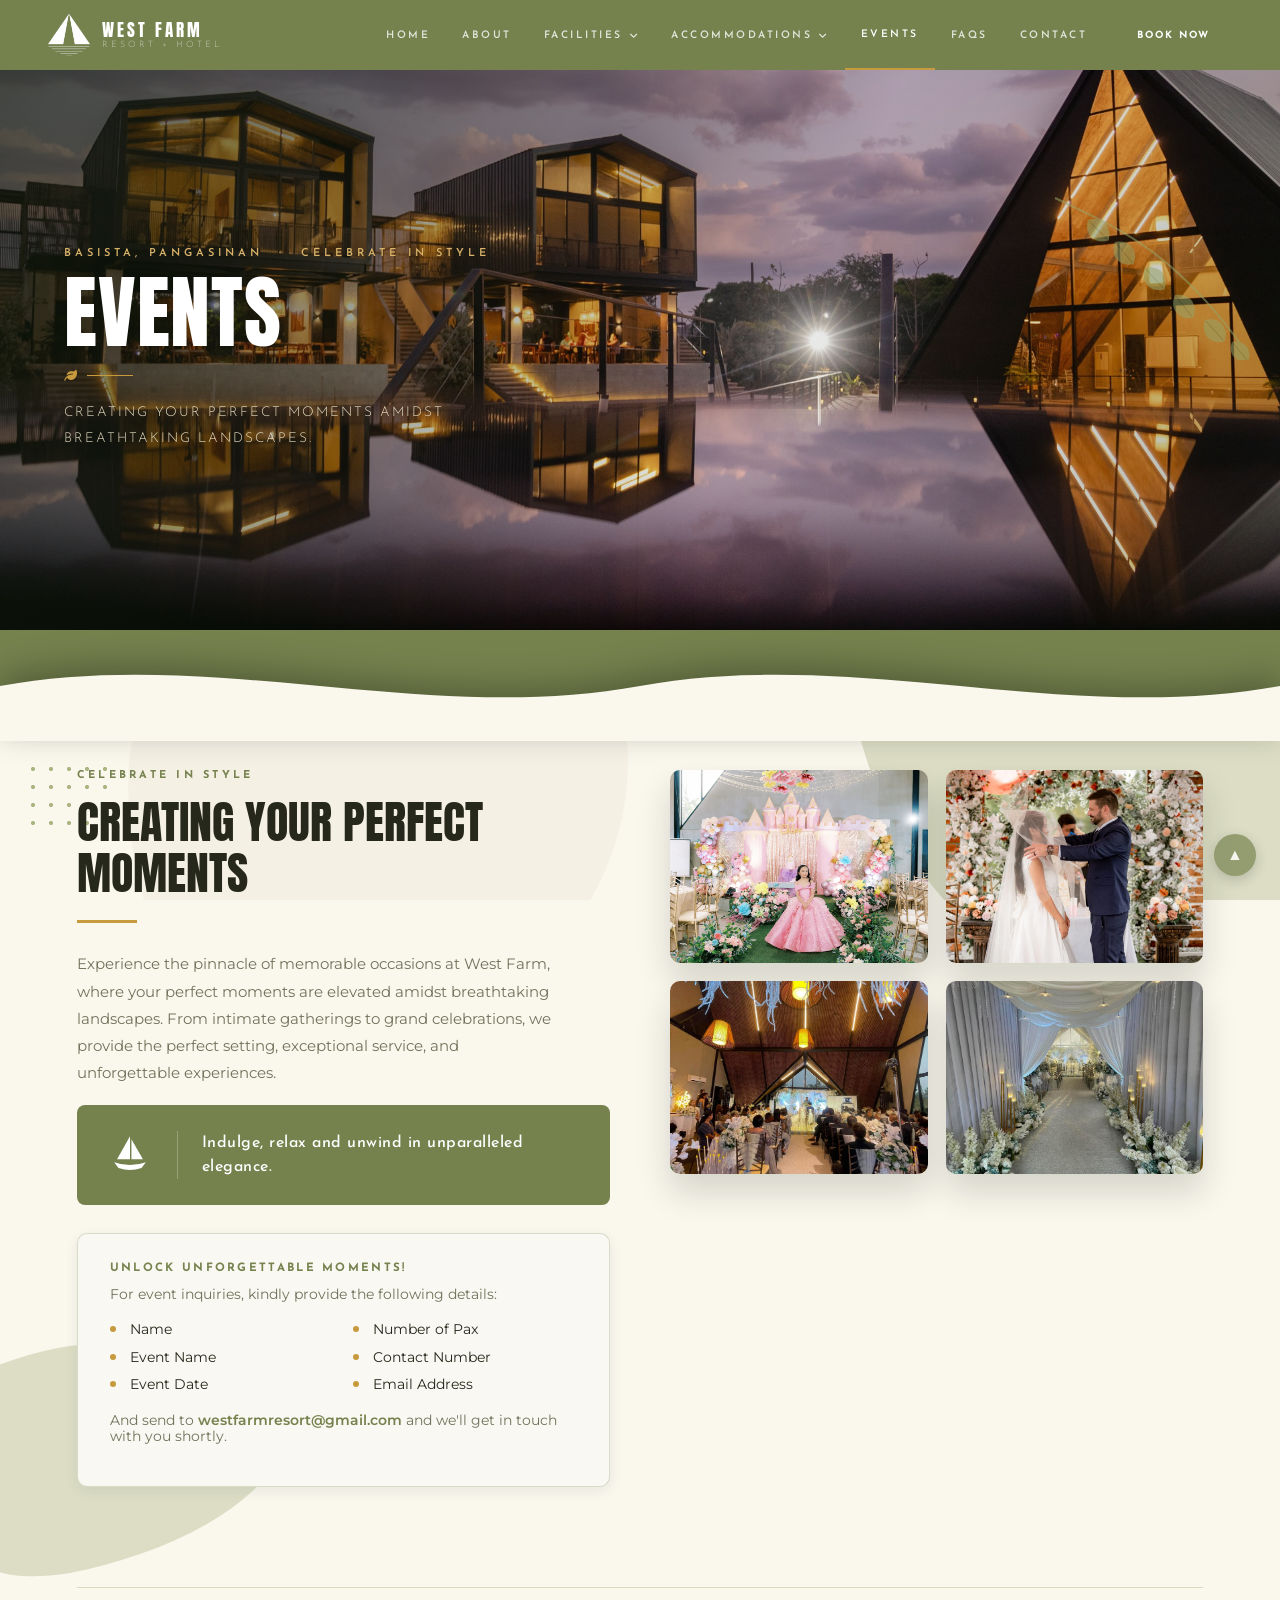
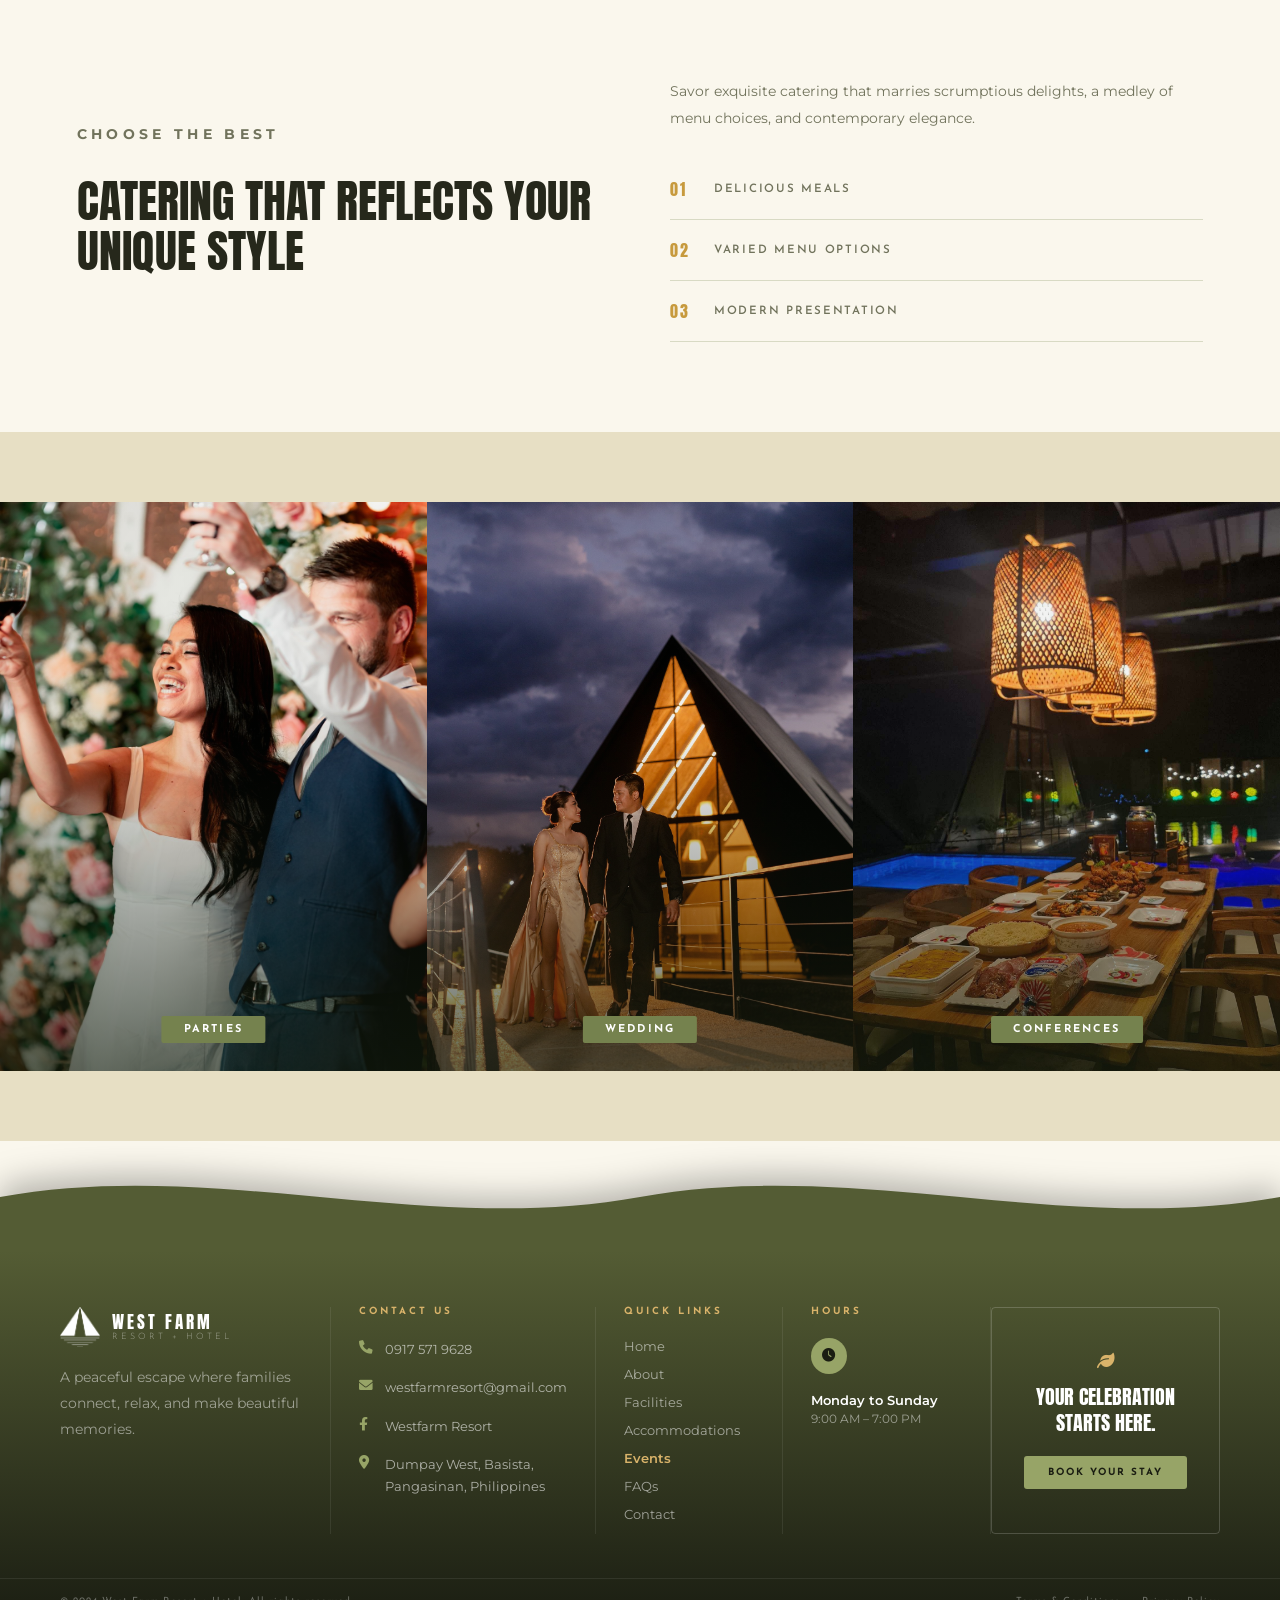
<file: pages/events.html>
<!DOCTYPE html>
<html lang="en">
<head>
<meta charset="UTF-8">
<meta name="viewport" content="width=device-width, initial-scale=1.0">
<title>Events – West Farm Resort and Hotel</title>
<link href="https://fonts.googleapis.com/css2?family=Montserrat:ital,wght@0,300;0,400;0,500;0,600;0,700;0,800;1,400&family=Josefin+Sans:wght@300;400;500;600;700&family=Anton&display=swap" rel="stylesheet">
<link rel="stylesheet" href="https://cdnjs.cloudflare.com/ajax/libs/font-awesome/6.0.0-beta3/css/all.min.css">
<link rel="stylesheet" href="../assets/css/events.css">
<link rel="stylesheet" href="../assets/css/nav.css">
</head>
<body>

<div class="bg-blobs">
  <div class="blob blob-gray blob-1"></div>
  <div class="blob blob-gray blob-2"></div>
  <div class="blob blob-green blob-3"></div>
</div>

<!-- ── NAV ── -->
<nav id="main-nav">
  <a class="nav-logo" href="../pages/home.html">
    <img src="../uploads/logo.png" alt="West Farm logo">
    <div class="nav-logo-text">
      <span class="name">WEST FARM</span>
      <span class="sub">Resort + Hotel</span>
    </div>
  </a>
  <ul class="nav-links">
    <li><a href="../pages/home.html">HOME</a></li>
    <li><a href="../pages/about.html">ABOUT</a></li>
    <li class="nav-item">
      <a href="#" class="nav-btn">FACILITIES</a>
      <div class="dropdown-menu">
        <a href="../pages/swimmingpool.html">Swimming Pool</a>
        <a href="../pages/westcrays.html">Westcrays</a>
        <a href="../pages/playground.html">Kids Playground</a>
        <a href="../pages/cottages.html">Cottages</a>
      </div>
    </li>
    <li class="nav-item">
      <a href="#" class="nav-btn">ACCOMMODATIONS</a>
      <div class="dropdown-menu">
        <a href="../pages/index.html">Pavilion Events Place</a>
        <a href="../pages/index.html">Glamping</a>
        <a href="../pages/index.html">Private Villas</a>
      </div>
    </li>
    <li><a href="#" class="active">EVENTS</a></li>
    <li><a href="../pages/faqs.html">FAQs</a></li>
    <li><a href="../pages/contact.html">CONTACT</a></li>
    <li><a href="../pages/index.html" class="nav-book-btn">BOOK NOW</a></li>
  </ul>
</nav>

<!-- ── HERO ── -->
<section class="hero" id="hero" style="background-image:url('../uploads/background-3.jpg')">
  <div class="hero-overlay">
    <span class="eyebrow-tag">Basista, Pangasinan &nbsp;·&nbsp; Celebrate in Style</span>
    <h1>Events</h1>
    <div class="hero-rule"><span></span></div>
    <p class="subline">Creating your perfect moments amidst breathtaking landscapes.</p>
  </div>

  <svg class="decor-leaves" style="top:190px; right:20px; width:220px; height:170px; z-index:6;" viewBox="0 0 220 170" xmlns="http://www.w3.org/2000/svg">
    <path d="M15 8 C 70 35, 130 55, 205 160" stroke="#97A467" stroke-width="2" fill="none"/>
    <g fill="#97A467">
      <g transform="translate(48,30) rotate(45)"><path d="M0,0 C7,-13 22,-13 29,0 C22,13 7,13 0,0 Z"/><line x1="1" y1="0" x2="27" y2="0" stroke="#75824E" stroke-width="1"/></g>
      <g transform="translate(75,52) rotate(50)"><path d="M0,0 C7,-13 22,-13 29,0 C22,13 7,13 0,0 Z"/><line x1="1" y1="0" x2="27" y2="0" stroke="#75824E" stroke-width="1"/></g>
      <g transform="translate(105,78) rotate(48)"><path d="M0,0 C7,-13 22,-13 29,0 C22,13 7,13 0,0 Z"/><line x1="1" y1="0" x2="27" y2="0" stroke="#75824E" stroke-width="1"/></g>
      <g transform="translate(135,105) rotate(52)"><path d="M0,0 C7,-13 22,-13 29,0 C22,13 7,13 0,0 Z"/><line x1="1" y1="0" x2="27" y2="0" stroke="#75824E" stroke-width="1"/></g>
      <g transform="translate(165,130) rotate(48)"><path d="M0,0 C7,-13 22,-13 29,0 C22,13 7,13 0,0 Z"/><line x1="1" y1="0" x2="27" y2="0" stroke="#75824E" stroke-width="1"/></g>
      <g transform="translate(192,152) rotate(50)"><path d="M0,0 C6,-11 19,-11 25,0 C19,11 6,11 0,0 Z"/><line x1="1" y1="0" x2="23" y2="0" stroke="#75824E" stroke-width="1"/></g>
    </g>
  </svg>
</section>

<div class="wave-divider" style="--wave-bg: var(--forest); --wave-fill: var(--warm);">
  <svg viewBox="0 0 1440 140" preserveAspectRatio="none" xmlns="http://www.w3.org/2000/svg">
    <path d="M0,70 C240,20 480,120 720,70 C960,20 1200,120 1440,70 L1440,140 L0,140 Z"></path>
  </svg>
</div>

<!-- ── PERFECT MOMENTS ── -->
<section class="moments-wrap">
  <div class="decor-dots" style="top:20px; left:24px;"></div>
  <svg class="decor-blob" style="bottom:-6px; left:-20px; width:340px; height:280px;" viewBox="0 0 340 280" xmlns="http://www.w3.org/2000/svg">
    <path d="M0,60 C 110,10 230,20 320,100 C 300,190 190,240 90,260 C 40,268 15,260 0,250 Z" fill="#97A467" opacity=".3"/>
  </svg>

  <div class="moments">
    <div class="moments-left">
      <p class="section-label">Celebrate in Style</p>
      <h2 class="section-title">Creating Your Perfect Moments</h2>
      <hr class="title-rule">
      <div class="moments-body">
        <p>Experience the pinnacle of memorable occasions at West Farm, where your perfect moments are elevated amidst breathtaking landscapes. From intimate gatherings to grand celebrations, we provide the perfect setting, exceptional service, and unforgettable experiences.</p>
      </div>

      <div class="sail-banner">
        <svg viewBox="0 0 64 64" xmlns="http://www.w3.org/2000/svg">
          <path d="M32 6 L32 38 L14 38 Z" fill="#ffffff"/>
          <path d="M34 10 L34 38 L50 38 Z" fill="#ffffff"/>
          <path d="M10 42 Q32 50 54 42 L48 50 Q32 56 16 50 Z" fill="#ffffff"/>
        </svg>
        <span class="divider-line"></span>
        <p>Indulge, relax and unwind in unparalleled elegance.</p>
      </div>

      <div class="inquiry-box">
        <h3>Unlock Unforgettable Moments!</h3>
        <p>For event inquiries, kindly provide the following details:</p>
        <div class="inquiry-cols">
          <ul>
            <li>Name</li>
            <li>Event Name</li>
            <li>Event Date</li>
          </ul>
          <ul>
            <li>Number of Pax</li>
            <li>Contact Number</li>
            <li>Email Address</li>
          </ul>
        </div>
        <p class="send-info">And send to <a href="mailto:westfarmresort@gmail.com">westfarmresort@gmail.com</a> and we'll get in touch with you shortly.</p>
      </div>
    </div>

    <div class="photo-grid">
      <div class="photo"><img src="../uploads/event-1.jpg" alt="Birthday"></div>
      <div class="photo"><img src="../uploads/wedding.jpg" alt="Wedding"></div>
      <div class="photo"><img src="../uploads/pavilion.jpg" alt="Event"></div>
      <div class="photo"><img src="../uploads/pavilion-2.jpg" alt="Event"></div>
    </div>
  </div>
</section>

<hr class="divider">

<!-- ── CATERING ── -->
<section class="catering">
  <div>
    <p class="section-label">Choose the Best</p>
    <h2 class="section-title">Catering That Reflects Your Unique Style</h2>
  </div>
  <div>
    <p>Savor exquisite catering that marries scrumptious delights, a medley of menu choices, and contemporary elegance.</p>
    <div class="catering-points">
      <div class="catering-point"><span class="num">01</span> Delicious Meals</div>
      <div class="catering-point"><span class="num">02</span> Varied Menu Options</div>
      <div class="catering-point"><span class="num">03</span> Modern Presentation</div>
    </div>
  </div>
</section>

<!-- ── EVENT TYPES ── -->
<section class="event-types">
  <div class="event-types-grid">
    <div class="event-card">
      <img src="../uploads/parties.jpg" alt="Parties">
      <div class="event-card-overlay"></div>
      <span class="event-card-label">Parties</span>
    </div>
    <div class="event-card">
      <img src="../uploads/weddings.jpg" alt="Wedding">
      <div class="event-card-overlay"></div>
      <span class="event-card-label">Wedding</span>
    </div>
    <div class="event-card">
      <img src="../uploads/conferences.jpg" alt="Conferences">
      <div class="event-card-overlay"></div>
      <span class="event-card-label">Conferences</span>
    </div>
  </div>
</section>

<div class="wave-divider" style="--wave-bg: var(--warm); --wave-fill: var(--forest-mid);">
  <svg viewBox="0 0 1440 140" preserveAspectRatio="none" xmlns="http://www.w3.org/2000/svg">
    <path d="M0,70 C240,20 480,120 720,70 C960,20 1200,120 1440,70 L1440,140 L0,140 Z"></path>
  </svg>
</div>

<!-- ── FOOTER ── -->
<footer>

  <div class="footer-top">

    <div class="footer-col footer-brand">
      <a class="footer-logo" href="../pages/home.html">
        <img src="../uploads/logo.png" alt="West Farm logo">
        <div class="footer-logo-text">
          <span class="name">WEST FARM</span>
          <span class="sub">Resort + Hotel</span>
        </div>
      </a>
      <p class="footer-tagline">A peaceful escape where families connect, relax, and make beautiful memories.</p>
      <div class="footer-social">
      </div>
    </div>

    <div class="footer-col">
      <h4>Contact Us</h4>
      <div class="footer-line"><i class="fas fa-phone"></i><span>0917 571 9628</span></div>
      <div class="footer-line"><i class="fas fa-envelope"></i><span>westfarmresort@gmail.com</span></div>
      <div class="footer-line"><i class="fa-brands fa-facebook-f"></i></i><span>Westfarm Resort</span></div>
      <div class="footer-line"><i class="fas fa-location-dot"></i><span>Dumpay West, Basista,<br>Pangasinan, Philippines</span></div>
    </div>

    <div class="footer-col footer-nav">
      <h4>Quick Links</h4>
      <a href="../pages/home.html">Home</a>
      <a href="../pages/about.html">About</a>
      <a href="../pages/swimmingpool.html">Facilities</a>
      <a href="../pages/accommodations.html">Accommodations</a>
      <a href="../pages/events.html" class="active">Events</a>
      <a href="../pages/faqs.html">FAQs</a>
      <a href="../pages/contact.html">Contact</a>
    </div>

    <div class="footer-col footer-hours-col">
      <h4>Hours</h4>
      <div class="footer-hours-icon"><i class="fas fa-clock"></i></div>
      <div class="footer-hours-block">
        <div class="footer-hours-label">Monday to Sunday</div>
        <div class="footer-hours-time">9:00 AM – 7:00 PM</div>
      </div>
    </div>

    <div class="footer-cta">
      <i class="fas fa-leaf footer-cta-icon"></i>
      <p class="footer-cta-text">Your celebration starts here.</p>
      <a href="../pages/index.html" class="footer-cta-btn">Book Your Stay</a>
    </div>

  </div>
  <div class="footer-bottom">
    <div>© 2024 West Farm Resort + Hotel. All rights reserved.</div>
    <div>
      <a href="#">Terms &amp; Conditions</a>
      <a href="#">Privacy Policy</a>
    </div>
  </div>
</footer>

<!-- scroll to top button -->
<button class="scroll-top" onclick="window.scrollTo({top:0,behavior:'smooth'})">▲</button>

<script src="../assets/js/events.js"></script>
</body>
</html>
</file>
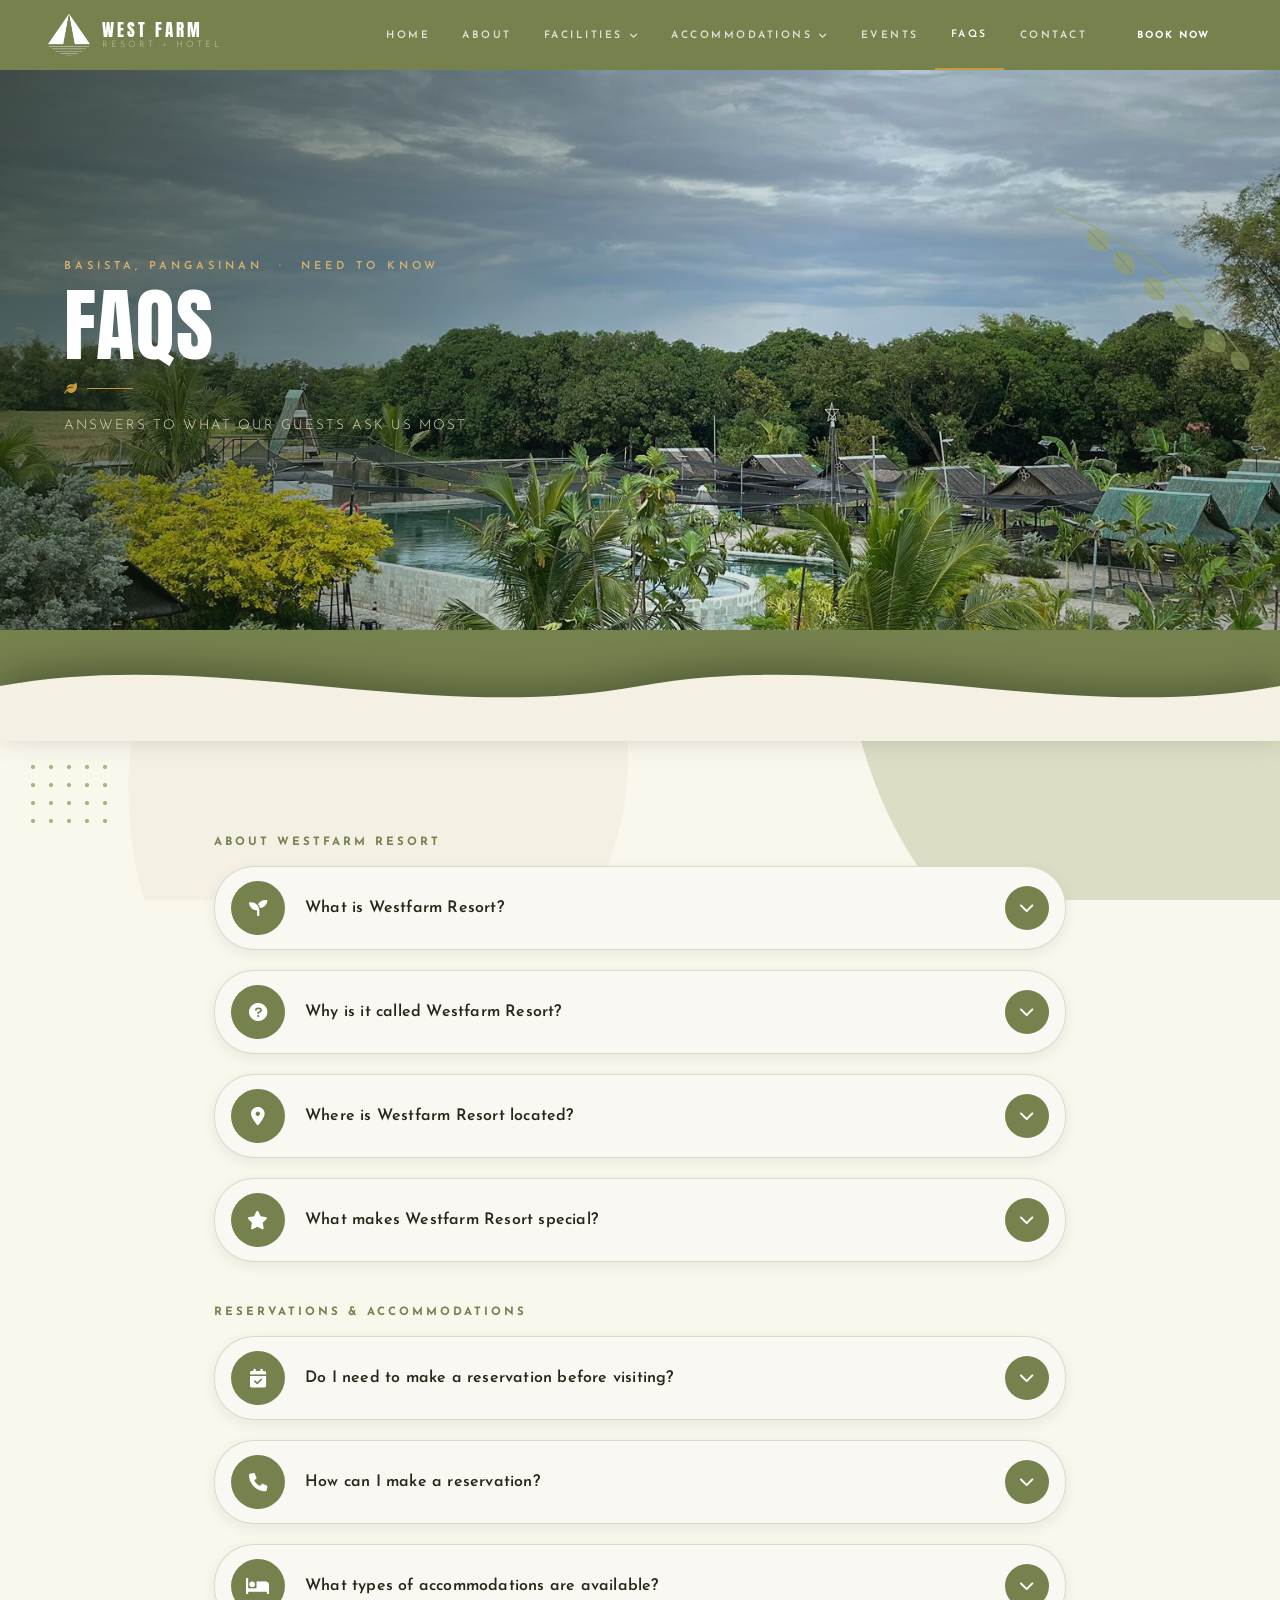
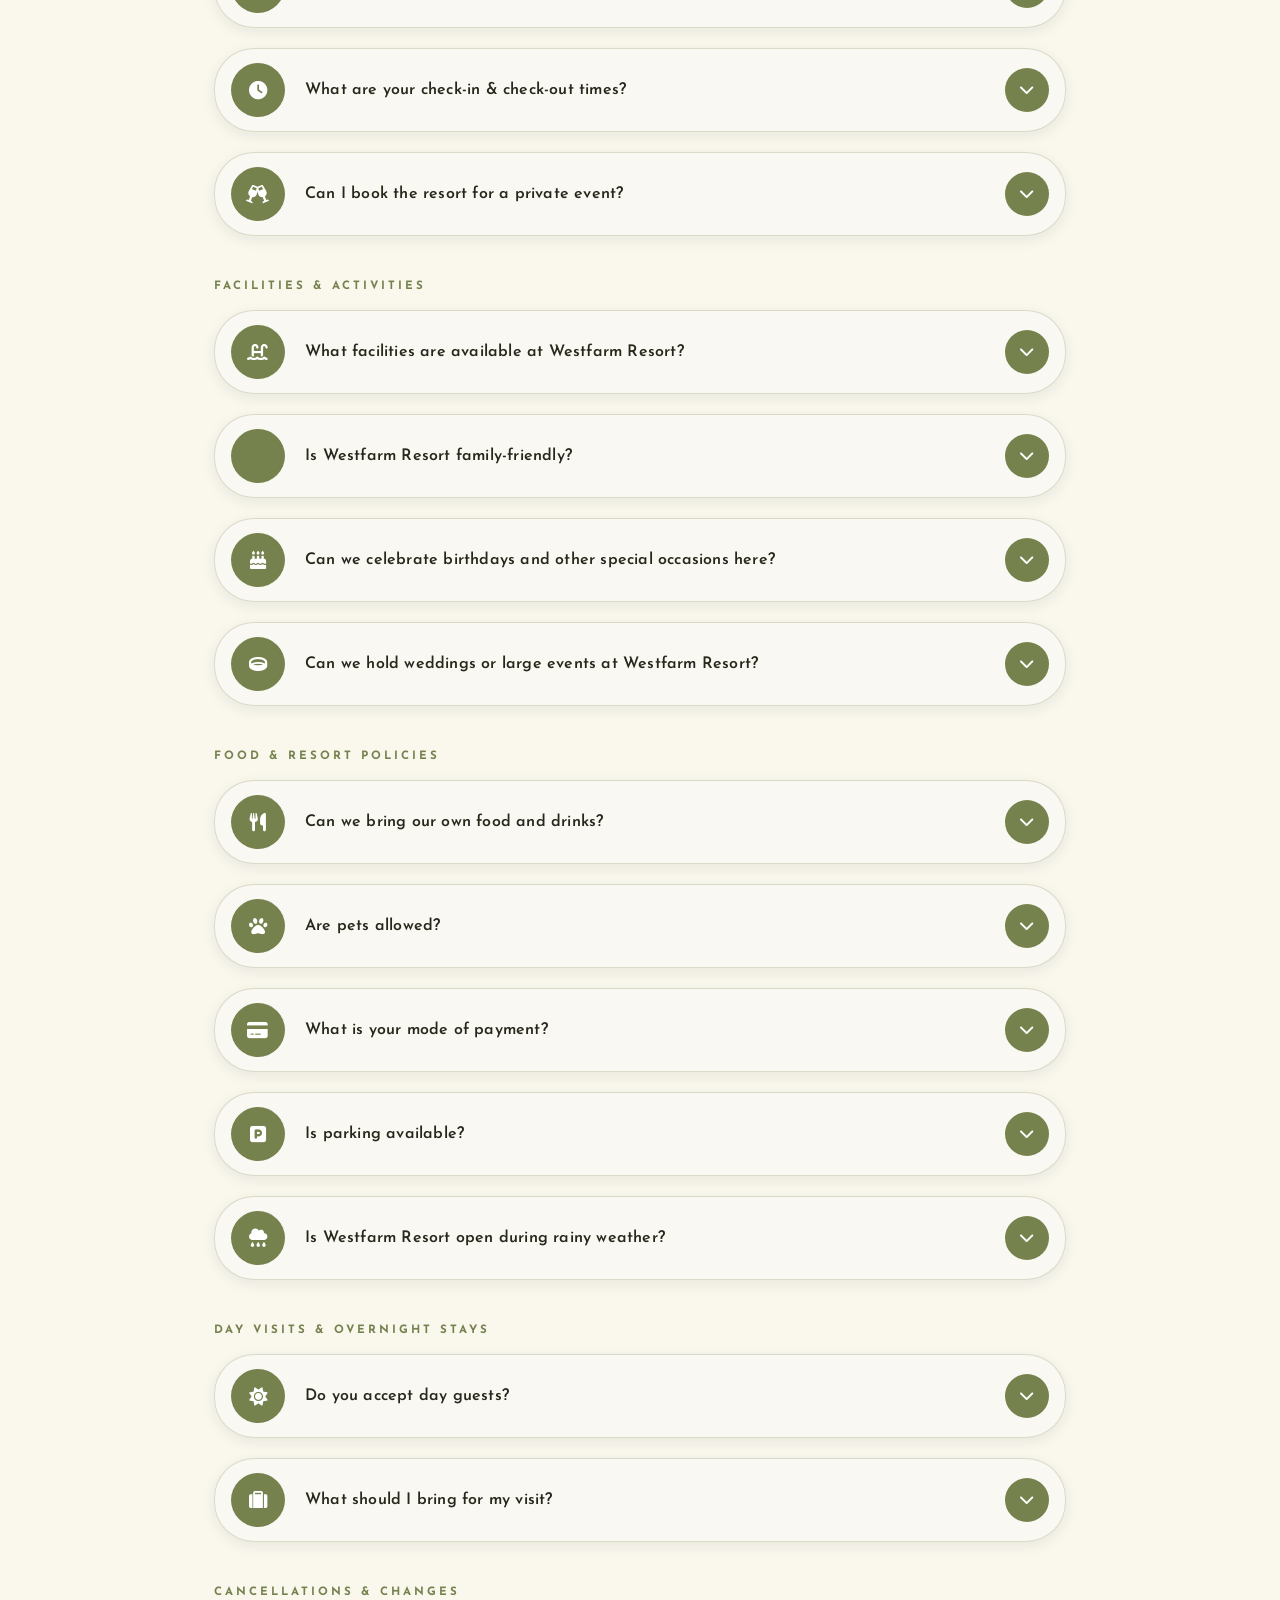
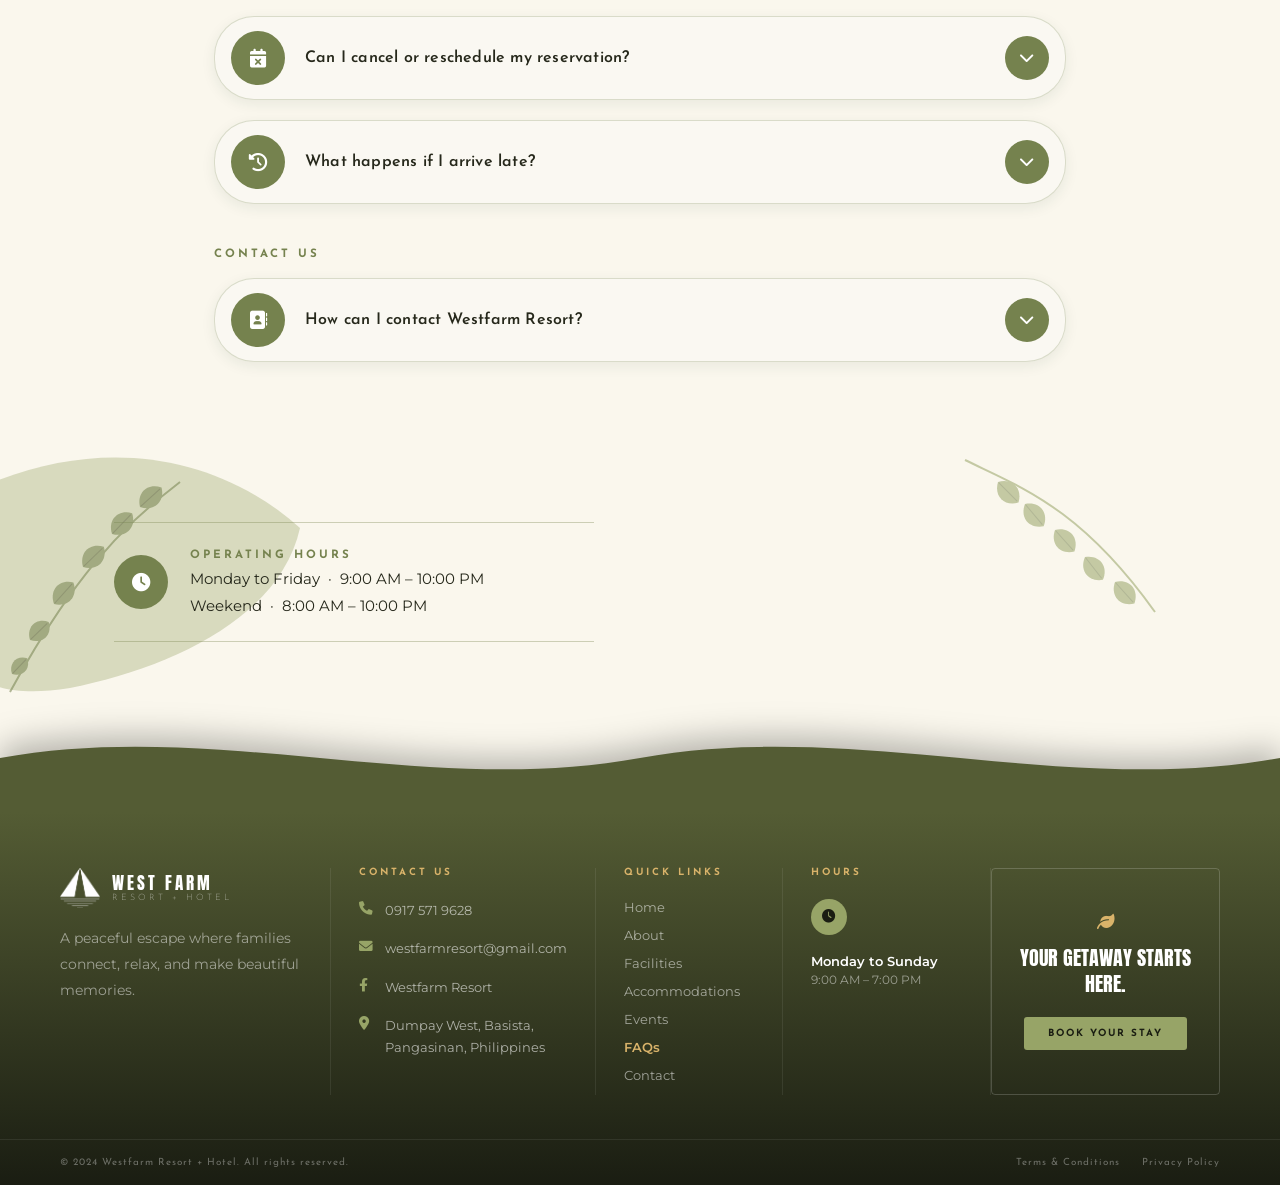
<file: pages/faqs.html>
<!DOCTYPE html>
<html lang="en">
<head>
  <meta charset="UTF-8" />
  <meta name="viewport" content="width=device-width, initial-scale=1.0"/>
  <title>West Farm – FAQs</title>
  <link href="https://fonts.googleapis.com/css2?family=Montserrat:ital,wght@0,300;0,400;0,500;0,600;0,700;0,800;1,400&family=Josefin+Sans:wght@300;400;500;600;700&family=Anton&display=swap" rel="stylesheet"/>
  <link rel="stylesheet" href="https://cdnjs.cloudflare.com/ajax/libs/font-awesome/6.0.0-beta3/css/all.min.css">
  <link rel="stylesheet" href="../assets/css/faqs.css">
  <link rel="stylesheet" href="../assets/css/nav.css">
  <style>
    /* category dividers for the expanded FAQ list */
    .faq-category {
      font-family: 'Josefin Sans', sans-serif;
      font-size: 0.72rem;
      font-weight: 700;
      letter-spacing: 3px;
      text-transform: uppercase;
      color: var(--forest);
      margin: 44px 0 18px;
      position: relative;
      z-index: 3;
    }
    .faq-category:first-of-type { margin-top: 0; }

    /* footer facebook link — icon + label side by side */
    .footer-social-link {
      display: flex;
      align-items: center;
      gap: 10px;
      text-decoration: none;
      width: fit-content;
      transition: opacity 0.2s;
    }
    .footer-social-link:hover { opacity: 0.85; }
    .footer-social-icon {
      width: 32px; height: 32px; border-radius: 50%;
      background: var(--sage);
      display: flex; align-items: center; justify-content: center;
      color: var(--dark); font-size: 0.8rem;
      flex-shrink: 0;
    }
    .footer-social-label {
      font-family: 'Montserrat', sans-serif;
      font-size: 0.82rem; font-weight: 500;
      color: rgba(255,255,255,0.6);
      white-space: nowrap;
      transition: color 0.2s;
    }
    .footer-social-link:hover .footer-social-label { color: var(--gold-lt); }
  </style>
</head>
<body>

<div class="bg-blobs">
  <div class="blob blob-gray blob-1"></div>
  <div class="blob blob-gray blob-2"></div>
  <div class="blob blob-green blob-3"></div>
</div>

<!-- ── NAV (matches home.html) ── -->
<nav id="main-nav">
  <a class="nav-logo" href="../pages/home.html">
    <img src="../uploads/logo.png" alt="West Farm logo">
    <div class="nav-logo-text">
      <span class="name">WEST FARM</span>
      <span class="sub">Resort + Hotel</span>
    </div>
  </a>
  <ul class="nav-links">
    <li><a href="../pages/home.html">HOME</a></li>
    <li><a href="../pages/about.html">ABOUT</a></li>
    <li class="nav-item">
      <a href="#" class="nav-btn">FACILITIES</a>
      <div class="dropdown-menu">
        <a href="../pages/swimmingpool.html">Swimming Pool</a>
        <a href="../pages/westcrays.html">Westcrays</a>
        <a href="../pages/playground.html">Kids Playground</a>
        <a href="../pages/cottages.html">Cottages</a>
      </div>
    </li>
    <li class="nav-item">
      <a href="#" class="nav-btn">ACCOMMODATIONS</a>
      <div class="dropdown-menu">
        <a href="../pages/index.html">Pavilion Events Place</a>
        <a href="../pages/index.html">Glampings</a>
        <a href="../pages/index.html">Private Villas</a>
      </div>
    </li>
    <li><a href="../pages/events.html">EVENTS</a></li>
    <li><a href="#" class="active">FAQs</a></li>
    <li><a href="../pages/contact.html">CONTACT</a></li>
    <li><a href="../pages/index.html" class="nav-book-btn">BOOK NOW</a></li>
  </ul>
</nav>

<section class="hero" id="hero">
  <div class="hero-slide active" style="background-image:url('../uploads/background-4.jpg')"></div>
  <div class="hero-overlay">
    <span class="eyebrow-tag">Basista, Pangasinan &nbsp;·&nbsp; Need to Know</span>
    <h1>FAQS</h1>
    <div class="hero-rule"><span></span></div>
    <p class="subline">Answers to what our guests ask us most.</p>
  </div>

  <!-- decorative leaf branch, upper right, sitting over the wave transition -->
  <svg class="decor-leaves" style="top:200px; right:20px; width:220px; height:170px; z-index:6;" viewBox="0 0 220 170" xmlns="http://www.w3.org/2000/svg">
    <path d="M15 8 C 70 35, 130 55, 205 160" stroke="#97A467" stroke-width="2" fill="none"/>
    <g fill="#97A467">
      <g transform="translate(48,30) rotate(45)"><path d="M0,0 C7,-13 22,-13 29,0 C22,13 7,13 0,0 Z"/><line x1="1" y1="0" x2="27" y2="0" stroke="#75824E" stroke-width="1"/></g>
      <g transform="translate(75,52) rotate(50)"><path d="M0,0 C7,-13 22,-13 29,0 C22,13 7,13 0,0 Z"/><line x1="1" y1="0" x2="27" y2="0" stroke="#75824E" stroke-width="1"/></g>
      <g transform="translate(105,78) rotate(48)"><path d="M0,0 C7,-13 22,-13 29,0 C22,13 7,13 0,0 Z"/><line x1="1" y1="0" x2="27" y2="0" stroke="#75824E" stroke-width="1"/></g>
      <g transform="translate(135,105) rotate(52)"><path d="M0,0 C7,-13 22,-13 29,0 C22,13 7,13 0,0 Z"/><line x1="1" y1="0" x2="27" y2="0" stroke="#75824E" stroke-width="1"/></g>
      <g transform="translate(165,130) rotate(48)"><path d="M0,0 C7,-13 22,-13 29,0 C22,13 7,13 0,0 Z"/><line x1="1" y1="0" x2="27" y2="0" stroke="#75824E" stroke-width="1"/></g>
      <g transform="translate(192,152) rotate(50)"><path d="M0,0 C6,-11 19,-11 25,0 C19,11 6,11 0,0 Z"/><line x1="1" y1="0" x2="23" y2="0" stroke="#75824E" stroke-width="1"/></g>
    </g>
  </svg>
</section>

<div class="wave-divider" style="--wave-bg: var(--forest); --wave-fill: var(--cream);">
  <svg viewBox="0 0 1440 140" preserveAspectRatio="none" xmlns="http://www.w3.org/2000/svg">
    <path d="M0,70 C240,20 480,120 720,70 C960,20 1200,120 1440,70 L1440,140 L0,140 Z"></path>
  </svg>
</div>

<div style="position:relative;">
  <!-- decorative dot grid, upper left of content, just under the wave -->
  <div class="decor-dots" style="top:18px; left:24px;"></div>

  <!-- soft solid organic blob sitting behind the bottom-left leaf branch -->
  <svg class="decor-blob" style="bottom:-6px; left:-20px; width:340px; height:280px;" viewBox="0 0 340 280" xmlns="http://www.w3.org/2000/svg">
    <path d="M0,60 C 110,10 230,20 320,100 C 300,190 190,240 90,260 C 40,268 15,260 0,250 Z" fill="#97A467" opacity=".35"/>
  </svg>

  <!-- decorative leaf branch, lower left, near footer -->
  <svg class="decor-leaves" style="bottom:0px; left:-10px; width:200px; height:230px;" viewBox="0 0 200 230" xmlns="http://www.w3.org/2000/svg">
    <path d="M190 10 C 130 55, 80 110, 20 220" stroke="#75824E" stroke-width="2" fill="none"/>
    <g fill="#75824E">
      <g transform="translate(150,35) rotate(-42)"><path d="M0,0 C7,-13 22,-13 29,0 C22,13 7,13 0,0 Z"/><line x1="1" y1="0" x2="27" y2="0" stroke="#545C34" stroke-width="1"/></g>
      <g transform="translate(122,62) rotate(-46)"><path d="M0,0 C7,-13 22,-13 29,0 C22,13 7,13 0,0 Z"/><line x1="1" y1="0" x2="27" y2="0" stroke="#545C34" stroke-width="1"/></g>
      <g transform="translate(93,95) rotate(-44)"><path d="M0,0 C7,-13 22,-13 29,0 C22,13 7,13 0,0 Z"/><line x1="1" y1="0" x2="27" y2="0" stroke="#545C34" stroke-width="1"/></g>
      <g transform="translate(64,132) rotate(-48)"><path d="M0,0 C7,-13 22,-13 29,0 C22,13 7,13 0,0 Z"/><line x1="1" y1="0" x2="27" y2="0" stroke="#545C34" stroke-width="1"/></g>
      <g transform="translate(40,168) rotate(-44)"><path d="M0,0 C6,-12 20,-12 26,0 C20,12 6,12 0,0 Z"/><line x1="1" y1="0" x2="24" y2="0" stroke="#545C34" stroke-width="1"/></g>
      <g transform="translate(22,202) rotate(-46)"><path d="M0,0 C5,-10 17,-10 22,0 C17,10 5,10 0,0 Z"/><line x1="1" y1="0" x2="20" y2="0" stroke="#545C34" stroke-width="1"/></g>
    </g>
  </svg>

  <section class="faq-section">

    <!-- ── ABOUT WESTFARM RESORT ── -->
    <div class="faq-category">About Westfarm Resort</div>

    <div class="faq-item">
      <button class="faq-question" onclick="toggle(this)">
        <span class="faq-icon"><i class="fa-solid fa-seedling"></i></span>
        <span class="faq-question-text">What is Westfarm Resort?</span>
        <span class="icon"><i class="fa-solid fa-chevron-down"></i></span>
      </button>
      <div class="faq-answer">
        Westfarm Resort is a nature-inspired destination designed to give guests a relaxing and
        memorable countryside experience. We aim to bring together nature, comfort, recreation,
        and warm hospitality in one welcoming place.
      </div>
    </div>

    <div class="faq-item">
      <button class="faq-question" onclick="toggle(this)">
        <span class="faq-icon"><i class="fa-solid fa-circle-question"></i></span>
        <span class="faq-question-text">Why is it called Westfarm Resort?</span>
        <span class="icon"><i class="fa-solid fa-chevron-down"></i></span>
      </button>
      <div class="faq-answer">
        The name Westfarm is inspired by our location in Barangay Dumpay West, Basista,
        Pangasinan. "West" represents our roots and connection to our local community, while
        "Farm" reflects our vision of creating a nature-inspired resort that celebrates the
        beauty and tranquility of the countryside.
      </div>
    </div>

    <div class="faq-item">
      <button class="faq-question" onclick="toggle(this)">
        <span class="faq-icon"><i class="fa-solid fa-location-dot"></i></span>
        <span class="faq-question-text">Where is Westfarm Resort located?</span>
        <span class="icon"><i class="fa-solid fa-chevron-down"></i></span>
      </button>
      <div class="faq-answer">
        Westfarm Resort is located in Roxas Street, Barangay Dumpay West, Basista, Pangasinan.
        You can find us on Google Maps
        <a href="https://maps.app.goo.gl/nMpmVSfSvu2hoHtE6" target="_blank" rel="noopener">here</a>.
      </div>
    </div>

    <div class="faq-item">
      <button class="faq-question" onclick="toggle(this)">
        <span class="faq-icon"><i class="fa-solid fa-star"></i></span>
        <span class="faq-question-text">What makes Westfarm Resort special?</span>
        <span class="icon"><i class="fa-solid fa-chevron-down"></i></span>
      </button>
      <div class="faq-answer">
        Westfarm Resort is designed to be more than just a place to stay. It is a place where
        guests can slow down, enjoy nature, spend quality time with loved ones, and create
        lasting memories.
      </div>
    </div>

    <!-- ── RESERVATIONS & ACCOMMODATIONS ── -->
    <div class="faq-category">Reservations &amp; Accommodations</div>

    <div class="faq-item">
      <button class="faq-question" onclick="toggle(this)">
        <span class="faq-icon"><i class="fa-solid fa-calendar-check"></i></span>
        <span class="faq-question-text">Do I need to make a reservation before visiting?</span>
        <span class="icon"><i class="fa-solid fa-chevron-down"></i></span>
      </button>
      <div class="faq-answer">
        We recommend making a reservation in advance, especially during weekends, holidays, and
        peak seasons. This allows us to better accommodate your needs and ensure availability.
      </div>
    </div>

    <div class="faq-item">
      <button class="faq-question" onclick="toggle(this)">
        <span class="faq-icon"><i class="fa-solid fa-phone"></i></span>
        <span class="faq-question-text">How can I make a reservation?</span>
        <span class="icon"><i class="fa-solid fa-chevron-down"></i></span>
      </button>
      <div class="faq-answer">
        You may contact Westfarm Resort through our official contact channels to inquire about
        availability, rates, and reservations.
      </div>
    </div>

    <div class="faq-item">
      <button class="faq-question" onclick="toggle(this)">
        <span class="faq-icon"><i class="fa-solid fa-bed"></i></span>
        <span class="faq-question-text">What types of accommodations are available?</span>
        <span class="icon"><i class="fa-solid fa-chevron-down"></i></span>
      </button>
      <div class="faq-answer">
        Westfarm Resort offers comfortable accommodations designed for guests looking for a
        relaxing stay — including Private Villas, Glamping, and Cottages. Please contact us for
        the latest accommodation options and rates.
      </div>
    </div>

    <div class="faq-item">
      <button class="faq-question" onclick="toggle(this)">
        <span class="faq-icon"><i class="fa-solid fa-clock"></i></span>
        <span class="faq-question-text">What are your check-in &amp; check-out times?</span>
        <span class="icon"><i class="fa-solid fa-chevron-down"></i></span>
      </button>
      <div class="faq-answer">
        Our standard check-in time is 2:00 PM, and check-out is 12:00 PM. Early check-in and
        late check-out may be accommodated depending on availability and applicable charges.
      </div>
    </div>

    <div class="faq-item">
      <button class="faq-question" onclick="toggle(this)">
        <span class="faq-icon"><i class="fa-solid fa-champagne-glasses"></i></span>
        <span class="faq-question-text">Can I book the resort for a private event?</span>
        <span class="icon"><i class="fa-solid fa-chevron-down"></i></span>
      </button>
      <div class="faq-answer">
        Yes. Westfarm Resort may accommodate private gatherings and special events, subject to
        availability and the requirements of the occasion. Please contact us to discuss your event.
      </div>
    </div>

    <!-- ── FACILITIES & ACTIVITIES ── -->
    <div class="faq-category">Facilities &amp; Activities</div>

    <div class="faq-item">
      <button class="faq-question" onclick="toggle(this)">
        <span class="faq-icon"><i class="fa-solid fa-water-ladder"></i></span>
        <span class="faq-question-text">What facilities are available at Westfarm Resort?</span>
        <span class="icon"><i class="fa-solid fa-chevron-down"></i></span>
      </button>
      <div class="faq-answer">
        Our facilities include an events place, public swimming pools for adults and kids,
        cottages, private villas, and glamping. Facilities and amenities may vary depending on
        the type of booking.
      </div>
    </div>

    <div class="faq-item">
      <button class="faq-question" onclick="toggle(this)">
        <span class="faq-icon"><i class="fa-solid fa-people-roof"></i></span>
        <span class="faq-question-text">Is Westfarm Resort family-friendly?</span>
        <span class="icon"><i class="fa-solid fa-chevron-down"></i></span>
      </button>
      <div class="faq-answer">
        Yes. Westfarm Resort welcomes families and guests of different ages. Our goal is to
        provide a safe, comfortable, and enjoyable environment where families can spend quality
        time together.
      </div>
    </div>

    <div class="faq-item">
      <button class="faq-question" onclick="toggle(this)">
        <span class="faq-icon"><i class="fa-solid fa-cake-candles"></i></span>
        <span class="faq-question-text">Can we celebrate birthdays and other special occasions here?</span>
        <span class="icon"><i class="fa-solid fa-chevron-down"></i></span>
      </button>
      <div class="faq-answer">
        Absolutely! Westfarm Resort welcomes birthdays, reunions, anniversaries, company
        gatherings, and other special occasions. Please contact us for information about
        available venues, packages, and arrangements.
      </div>
    </div>

    <div class="faq-item">
      <button class="faq-question" onclick="toggle(this)">
        <span class="faq-icon"><i class="fa-solid fa-ring"></i></span>
        <span class="faq-question-text">Can we hold weddings or large events at Westfarm Resort?</span>
        <span class="icon"><i class="fa-solid fa-chevron-down"></i></span>
      </button>
      <div class="faq-answer">
        We welcome inquiries for weddings and other large gatherings at our Pavilion. Event
        availability, venue options, guest capacity, and packages depend on the requirements of
        your event. Our team would be happy to discuss your plans with you.
      </div>
    </div>

    <!-- ── FOOD & RESORT POLICIES ── -->
    <div class="faq-category">Food &amp; Resort Policies</div>

    <div class="faq-item">
      <button class="faq-question" onclick="toggle(this)">
        <span class="faq-icon"><i class="fa-solid fa-utensils"></i></span>
        <span class="faq-question-text">Can we bring our own food and drinks?</span>
        <span class="icon"><i class="fa-solid fa-chevron-down"></i></span>
      </button>
      <div class="faq-answer">
        Yes, outside food and beverages are allowed without corkage. Alcoholic drinks are
        allowed but we request our guests to drink responsibly and consume alcohol in moderation.
        We also encourage you to try our in-house West Crays restaurant, which uses fresh,
        farm-to-table ingredients.
      </div>
    </div>

    <div class="faq-item">
      <button class="faq-question" onclick="toggle(this)">
        <span class="faq-icon"><i class="fa-solid fa-paw"></i></span>
        <span class="faq-question-text">Are pets allowed?</span>
        <span class="icon"><i class="fa-solid fa-chevron-down"></i></span>
      </button>
      <div class="faq-answer">
        Absolutely! Westfarm Resort is pet-friendly. Bring your furry friends along and enjoy
        the resort together. We kindly ask pet owners to supervise their pets, clean up after
        them, and be respectful of other guests.
      </div>
    </div>

    <div class="faq-item">
      <button class="faq-question" onclick="toggle(this)">
        <span class="faq-icon"><i class="fa-solid fa-credit-card"></i></span>
        <span class="faq-question-text">What is your mode of payment?</span>
        <span class="icon"><i class="fa-solid fa-chevron-down"></i></span>
      </button>
      <div class="faq-answer">
        We accept Cash and GCash payments. Bank transfers are not yet available. For
        reservations and events, a down payment may be required to confirm your booking.
      </div>
    </div>

    <div class="faq-item">
      <button class="faq-question" onclick="toggle(this)">
        <span class="faq-icon"><i class="fa-solid fa-square-parking"></i></span>
        <span class="faq-question-text">Is parking available?</span>
        <span class="icon"><i class="fa-solid fa-chevron-down"></i></span>
      </button>
      <div class="faq-answer">
        Yes, parking is available for guests.
      </div>
    </div>

    <div class="faq-item">
      <button class="faq-question" onclick="toggle(this)">
        <span class="faq-icon"><i class="fa-solid fa-cloud-rain"></i></span>
        <span class="faq-question-text">Is Westfarm Resort open during rainy weather?</span>
        <span class="icon"><i class="fa-solid fa-chevron-down"></i></span>
      </button>
      <div class="faq-answer">
        Yes, the resort generally remains open during rainy weather. However, certain outdoor
        activities or facilities may be temporarily restricted when weather conditions could
        affect guest safety.
      </div>
    </div>

    <!-- ── DAY VISITS & OVERNIGHT STAYS ── -->
    <div class="faq-category">Day Visits &amp; Overnight Stays</div>

    <div class="faq-item">
      <button class="faq-question" onclick="toggle(this)">
        <span class="faq-icon"><i class="fa-solid fa-sun"></i></span>
        <span class="faq-question-text">Do you accept day guests?</span>
        <span class="icon"><i class="fa-solid fa-chevron-down"></i></span>
      </button>
      <div class="faq-answer">
        Day guests and walk-ins are welcome at Westfarm Resort. However, for guests planning to
        stay in one of our villas or glamping, we highly recommend booking in advance to secure
        your preferred accommodation and date, especially during weekends, holidays, and peak
        seasons.
      </div>
    </div>

    <div class="faq-item">
      <button class="faq-question" onclick="toggle(this)">
        <span class="faq-icon"><i class="fa-solid fa-suitcase"></i></span>
        <span class="faq-question-text">What should I bring for my visit?</span>
        <span class="icon"><i class="fa-solid fa-chevron-down"></i></span>
      </button>
      <div class="faq-answer">
        Guests are encouraged to bring personal necessities, comfortable clothing, appropriate
        swimwear if using the pool, toiletries, and any other items they may need during their
        stay.
      </div>
    </div>

    <!-- ── CANCELLATIONS & CHANGES ── -->
    <div class="faq-category">Cancellations &amp; Changes</div>

    <div class="faq-item">
      <button class="faq-question" onclick="toggle(this)">
        <span class="faq-icon"><i class="fa-solid fa-calendar-xmark"></i></span>
        <span class="faq-question-text">Can I cancel or reschedule my reservation?</span>
        <span class="icon"><i class="fa-solid fa-chevron-down"></i></span>
      </button>
      <div class="faq-answer">
        Cancellation and rescheduling are subject to Westfarm Resort's booking and cancellation
        policies. Please review the terms provided when making your reservation or contact our
        team for assistance.
      </div>
    </div>

    <div class="faq-item">
      <button class="faq-question" onclick="toggle(this)">
        <span class="faq-icon"><i class="fa-solid fa-clock-rotate-left"></i></span>
        <span class="faq-question-text">What happens if I arrive late?</span>
        <span class="icon"><i class="fa-solid fa-chevron-down"></i></span>
      </button>
      <div class="faq-answer">
        If you expect to arrive later than your scheduled check-in time, please let us know in
        advance so our team can make the appropriate arrangements.
      </div>
    </div>

    <!-- ── CONTACT US ── -->
    <div class="faq-category">Contact Us</div>

    <div class="faq-item">
      <button class="faq-question" onclick="toggle(this)">
        <span class="faq-icon"><i class="fa-solid fa-address-book"></i></span>
        <span class="faq-question-text">How can I contact Westfarm Resort?</span>
        <span class="icon"><i class="fa-solid fa-chevron-down"></i></span>
      </button>
      <div class="faq-answer">
        For reservations, rates, availability, event inquiries, and other concerns, please reach
        us at 0917 571 9628, westfarmresort@gmail.com, or through our Westfarm Resort Facebook
        Page. We look forward to welcoming you!
      </div>
    </div>

  </section>

  <!-- ── OPERATING HOURS STRIP ── -->
  <div class="hours-section">
    <div class="hours-row">
      <div class="hours-icon"><i class="fa-solid fa-clock"></i></div>
      <div class="hours-text">
        <span class="hours-label">Operating Hours</span>
        <span class="hours-line">Monday to Friday &nbsp;·&nbsp; 9:00 AM – 10:00 PM</span>
        <span class="hours-line">Weekend &nbsp;·&nbsp; 8:00 AM – 10:00 PM</span>
      </div>
    </div>

    <!-- decorative leaf branch, upper right of the hours strip -->
    <svg class="decor-leaves" style="top:-30px; right:20px; width:220px; height:170px;" viewBox="0 0 220 170" xmlns="http://www.w3.org/2000/svg">
      <path d="M15 8 C 70 35, 130 55, 205 160" stroke="#97A467" stroke-width="2" fill="none"/>
      <g fill="#97A467">
        <g transform="translate(48,30) rotate(45)"><path d="M0,0 C7,-13 22,-13 29,0 C22,13 7,13 0,0 Z"/><line x1="1" y1="0" x2="27" y2="0" stroke="#75824E" stroke-width="1"/></g>
        <g transform="translate(75,52) rotate(50)"><path d="M0,0 C7,-13 22,-13 29,0 C22,13 7,13 0,0 Z"/><line x1="1" y1="0" x2="27" y2="0" stroke="#75824E" stroke-width="1"/></g>
        <g transform="translate(105,78) rotate(48)"><path d="M0,0 C7,-13 22,-13 29,0 C22,13 7,13 0,0 Z"/><line x1="1" y1="0" x2="27" y2="0" stroke="#75824E" stroke-width="1"/></g>
        <g transform="translate(135,105) rotate(52)"><path d="M0,0 C7,-13 22,-13 29,0 C22,13 7,13 0,0 Z"/><line x1="1" y1="0" x2="27" y2="0" stroke="#75824E" stroke-width="1"/></g>
        <g transform="translate(165,130) rotate(48)"><path d="M0,0 C7,-13 22,-13 29,0 C22,13 7,13 0,0 Z"/><line x1="1" y1="0" x2="27" y2="0" stroke="#75824E" stroke-width="1"/></g>
      </g>
    </svg>
  </div>
</div>

<div class="wave-divider" style="--wave-bg: var(--warm); --wave-fill: var(--forest-mid);">
  <svg viewBox="0 0 1440 140" preserveAspectRatio="none" xmlns="http://www.w3.org/2000/svg">
    <path d="M0,70 C240,20 480,120 720,70 C960,20 1200,120 1440,70 L1440,140 L0,140 Z"></path>
  </svg>
</div>

<footer>

  <div class="footer-top">

    <div class="footer-col footer-brand">
      <a class="footer-logo" href="../pages/home.html">
        <img src="../uploads/logo.png" alt="West Farm logo">
        <div class="footer-logo-text">
          <span class="name">WEST FARM</span>
          <span class="sub">Resort + Hotel</span>
        </div>
      </a>
      <p class="footer-tagline">A peaceful escape where families connect, relax, and make beautiful memories.</p>
      <div class="footer-social">

      </div>
    </div>

    <div class="footer-col">
      <h4>Contact Us</h4>
      <div class="footer-line"><i class="fas fa-phone"></i><span>0917 571 9628</span></div>
      <div class="footer-line"><i class="fas fa-envelope"></i><span>westfarmresort@gmail.com</span></div>
      <div class="footer-line"><i class="fa-brands fa-facebook-f"></i></i><span>Westfarm Resort</span></div>
      <div class="footer-line"><i class="fas fa-location-dot"></i><span>Dumpay West, Basista,<br>Pangasinan, Philippines</span></div>
    </div>

    <div class="footer-col footer-nav">
      <h4>Quick Links</h4>
      <a href="../pages/home.html">Home</a>
      <a href="../pages/about.html">About</a>
      <a href="../pages/swimmingpool.html">Facilities</a>
      <a href="../pages/accommodations.html">Accommodations</a>
      <a href="../pages/events.html">Events</a>
      <a href="#" class="active">FAQs</a>
      <a href="../pages/contact.html">Contact</a>
    </div>

    <div class="footer-col footer-hours-col">
      <h4>Hours</h4>
      <div class="footer-hours-icon"><i class="fas fa-clock"></i></div>
      <div class="footer-hours-block">
        <div class="footer-hours-label">Monday to Sunday</div>
        <div class="footer-hours-time">9:00 AM – 7:00 PM</div>
      </div>
    </div>

    <div class="footer-cta">
      <i class="fas fa-leaf footer-cta-icon"></i>
      <p class="footer-cta-text">Your getaway starts here.</p>
      <a href="../pages/index.html" class="footer-cta-btn">Book Your Stay</a>
    </div>

  </div>
  <div class="footer-bottom">
    <div>© 2024 Westfarm Resort + Hotel. All rights reserved.</div>
    <div>
      <a href="#">Terms & Conditions</a>
      <a href="#">Privacy Policy</a>
    </div>
  </div>
</footer>

<script src="../assets/js/faqs.js"></script>
</body>
</html>
</file>
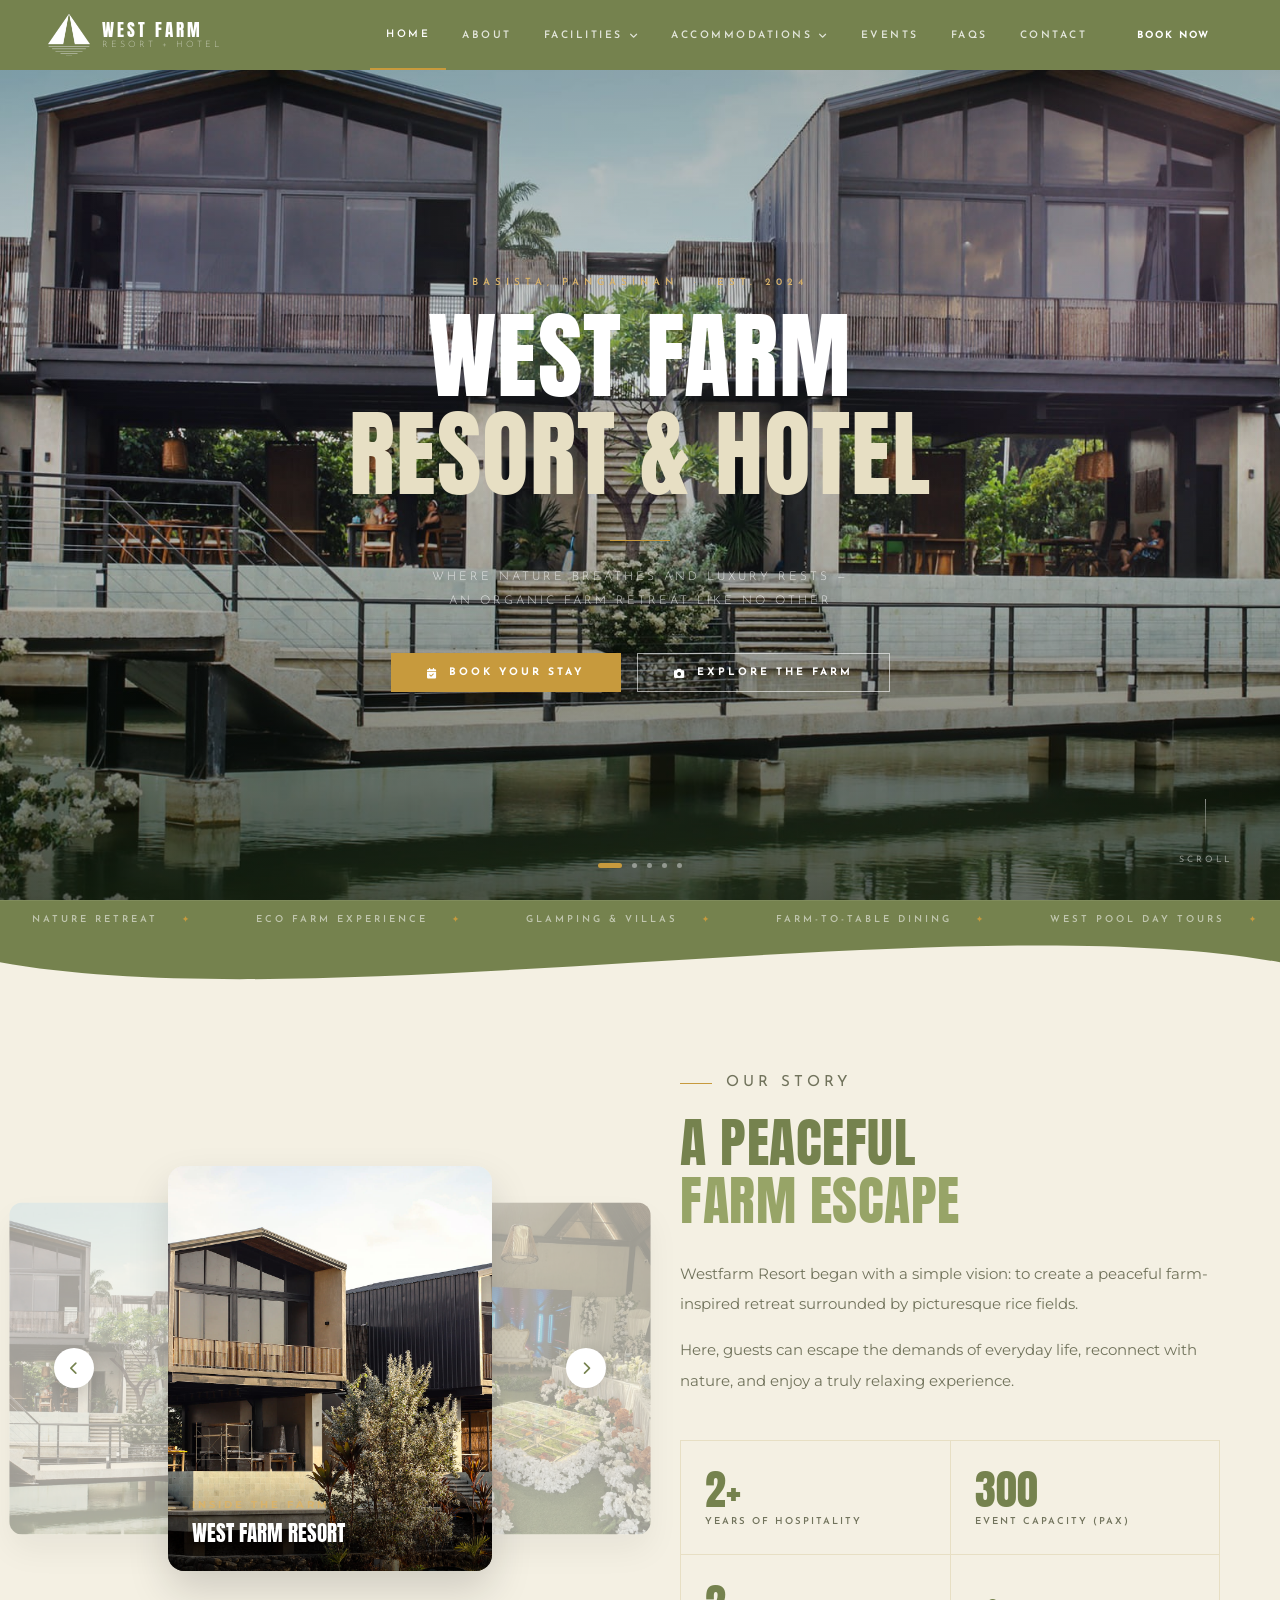
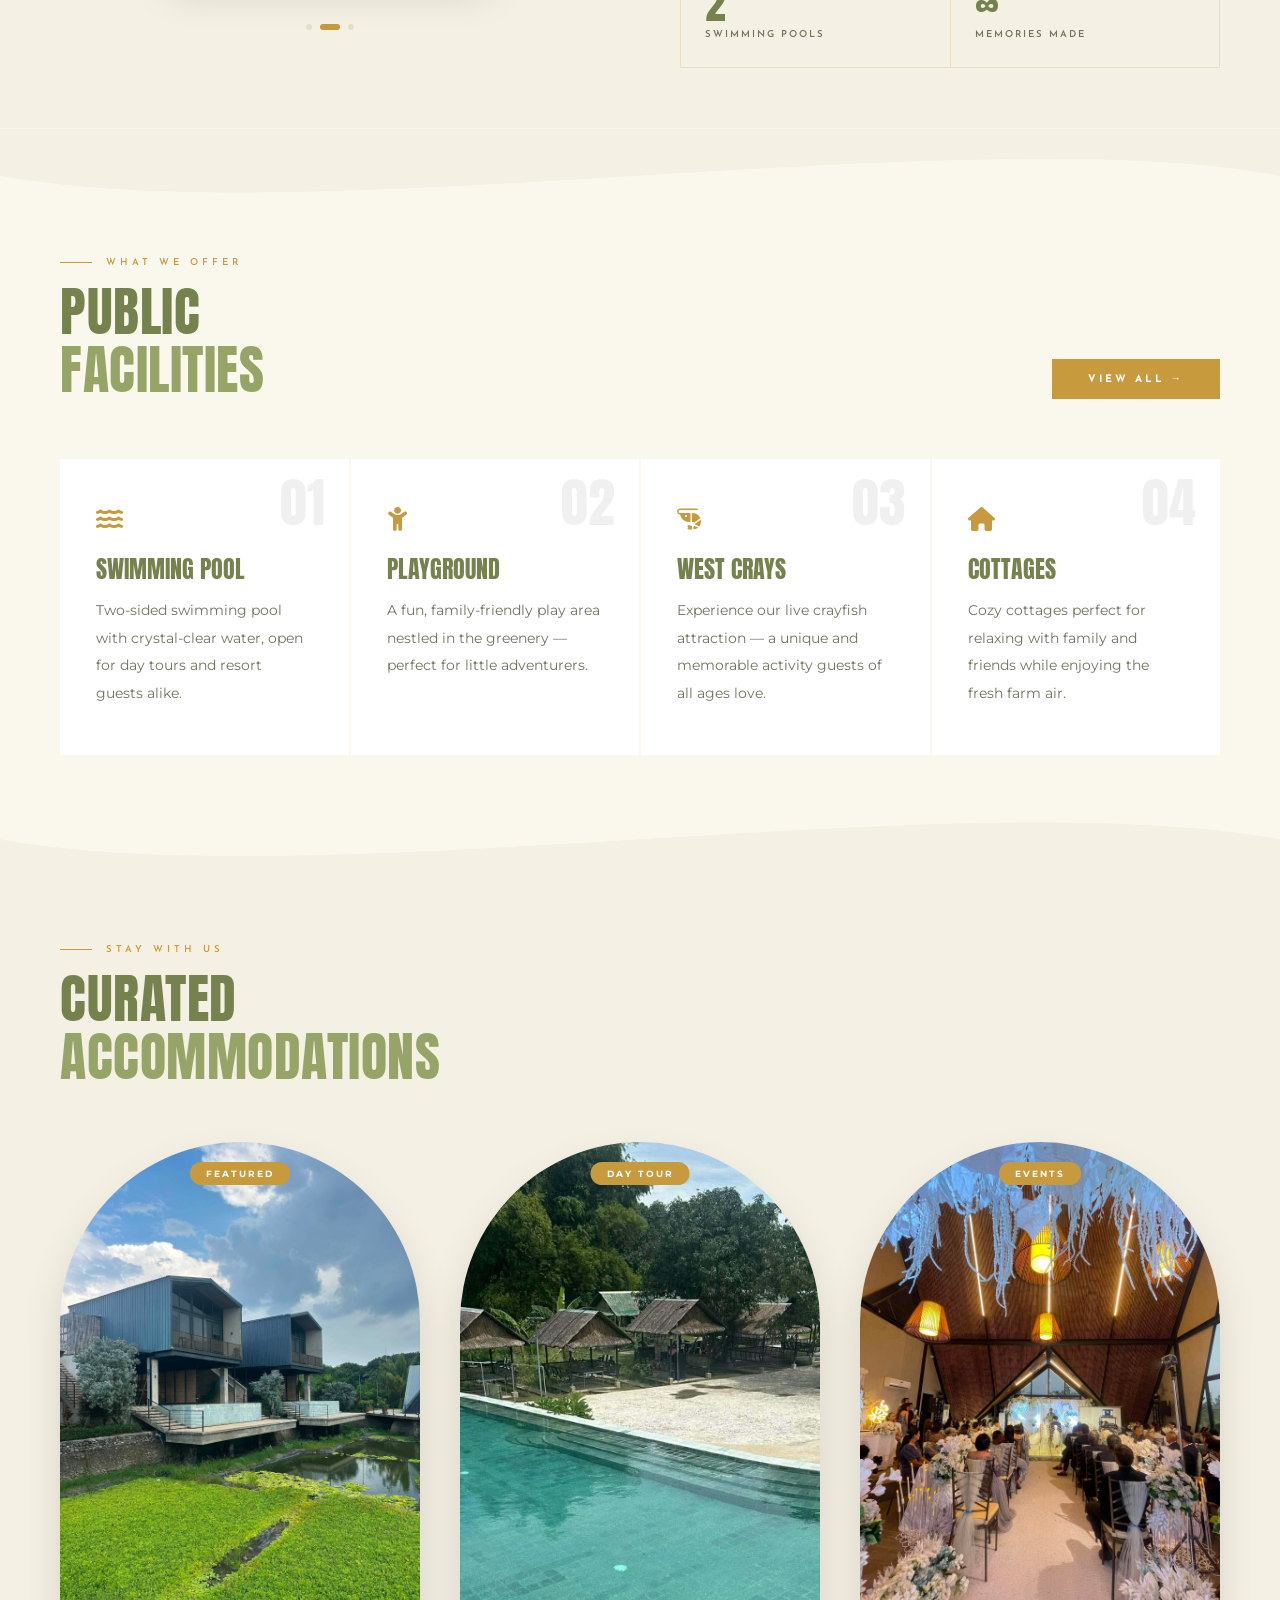
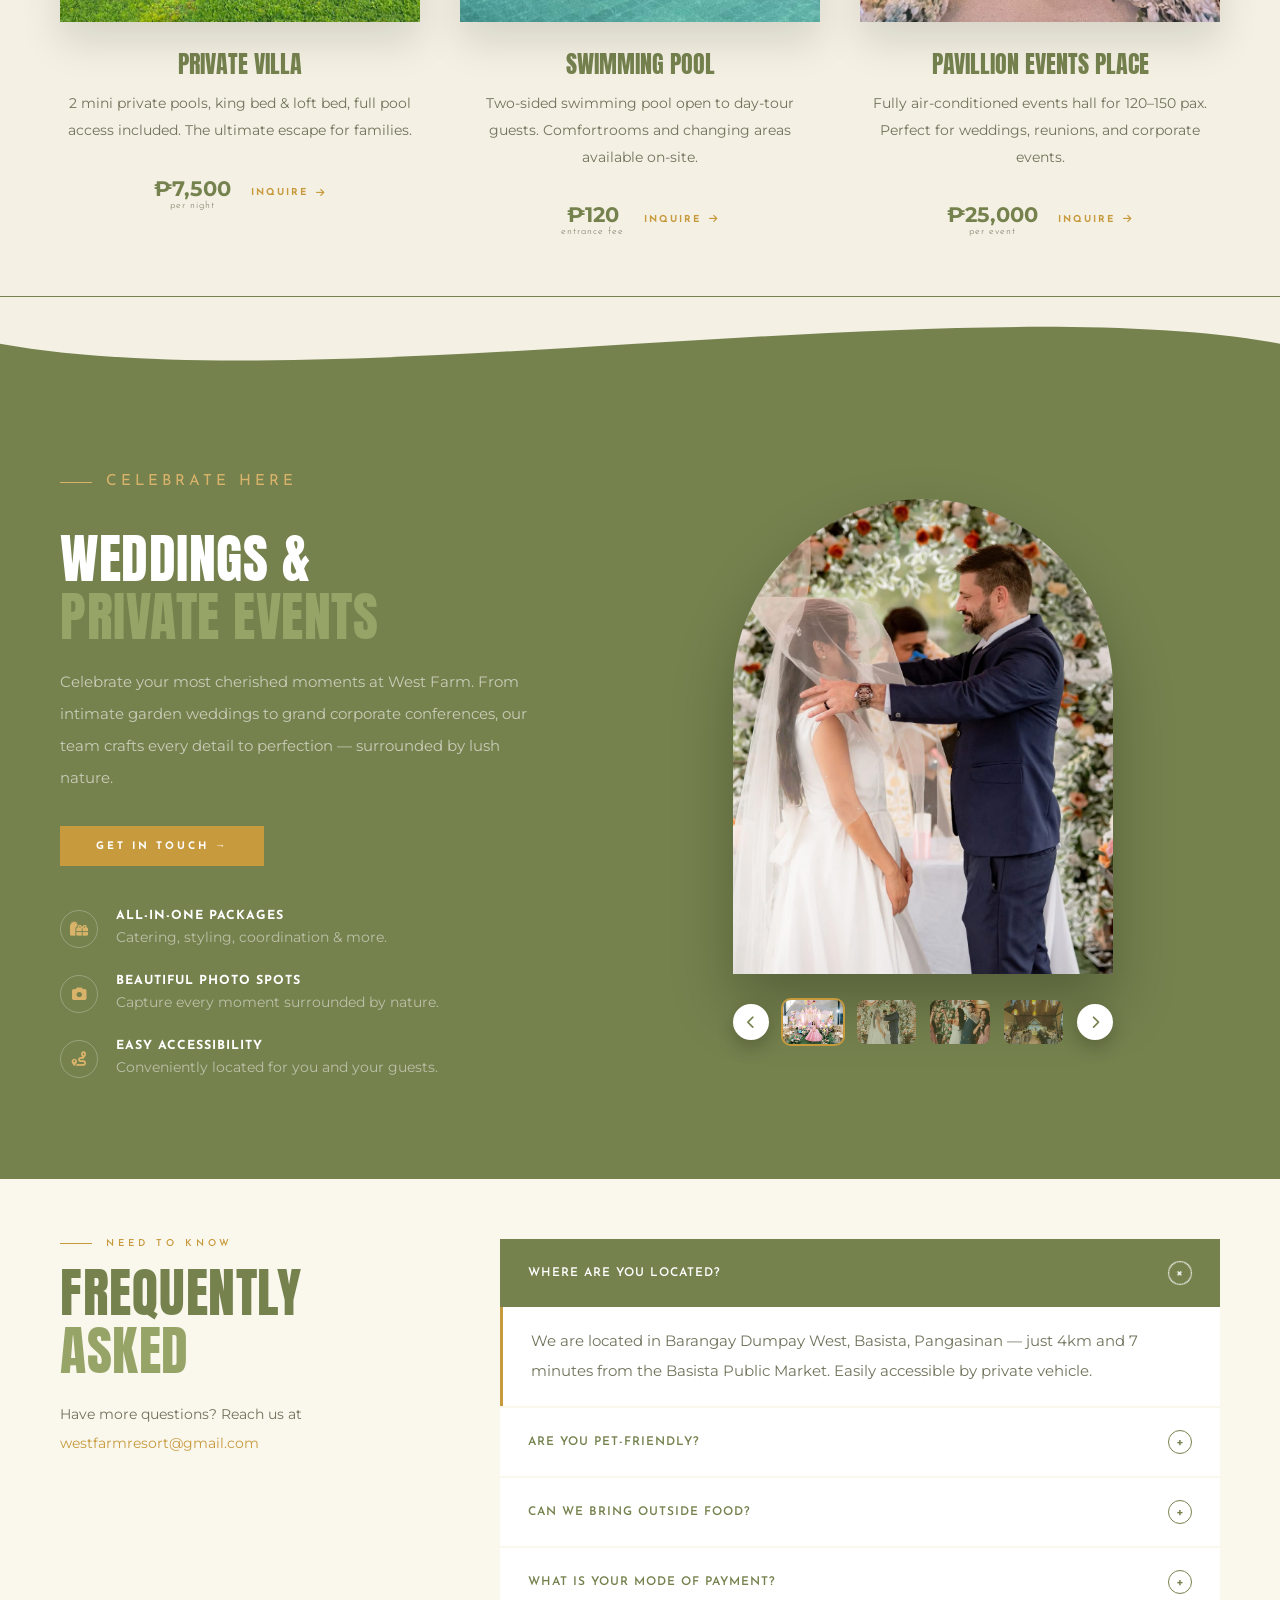
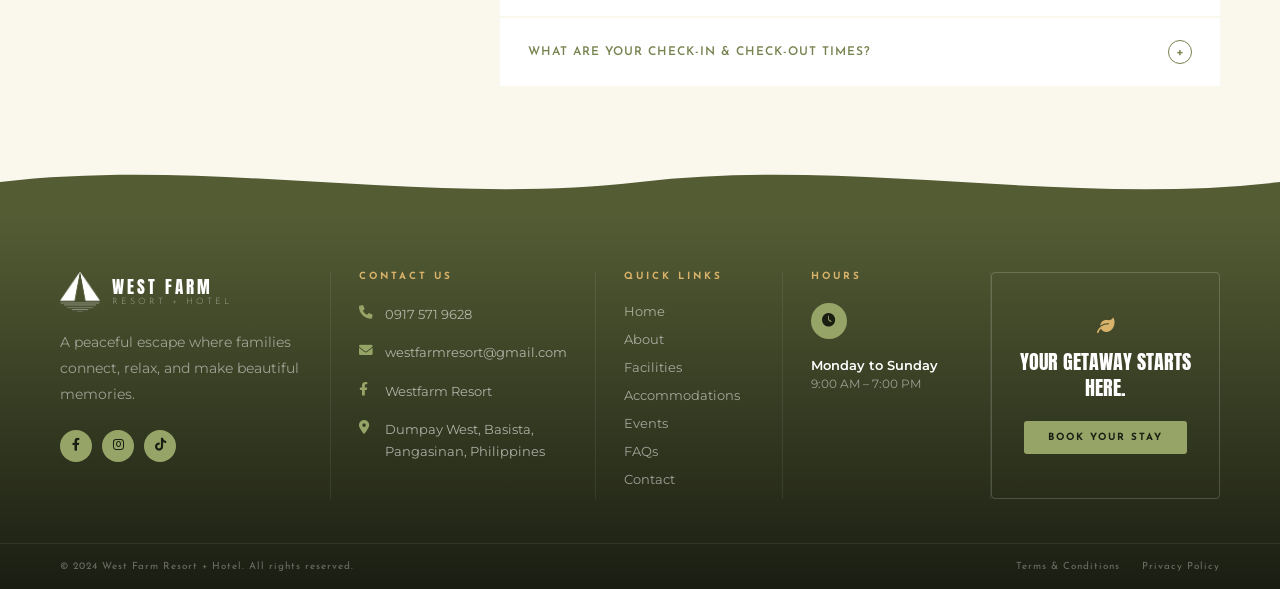
<file: pages/home.html>
<!DOCTYPE html>
<html lang="en">
<head>
  <meta charset="UTF-8">
  <meta name="viewport" content="width=device-width, initial-scale=1.0">
  <title>Westfarm Resort & Hotel | Official Website</title>
  <link href="https://fonts.googleapis.com/css2?family=Anton&family=Josefin+Sans:wght@300;400;500;600;700&family=Montserrat:ital,wght@0,300;0,400;0,500;0,600;0,700;0,800;1,400&display=swap" rel="stylesheet">
  <link rel="stylesheet" href="https://cdnjs.cloudflare.com/ajax/libs/font-awesome/6.0.0-beta3/css/all.min.css">
  <link rel="stylesheet" href="../assets/css/home.css">
  <link rel="stylesheet" href="../assets/css/nav.css">
</head>
<body>

<div class="bg-blobs">
  <div class="blob blob-gray blob-1"></div>
  <div class="blob blob-gray blob-2"></div>
  <div class="blob blob-green blob-3"></div>
</div>


<nav id="main-nav">
  <a class="nav-logo" href="#">
    <img src="../uploads/logo.png" alt="West Farm logo">
    <div class="nav-logo-text">
      <span class="name">WEST FARM</span>
      <span class="sub">Resort + Hotel</span>
    </div>
  </a>
  <ul class="nav-links">
    <li><a href="#" class="active">HOME</a></li>
    <li><a href="../pages/about.html">ABOUT</a></li>
    <li class="nav-item">
      <a href="#" class="nav-btn">FACILITIES</a>
      <div class="dropdown-menu">
        <a href="../pages/swimmingpool.html">Swimming Pool</a>
        <a href="../pages/westcrays.html">Westcrays</a>
        <a href="../pages/playground.html">Kids Playground</a>
        <a href="../pages/cottages.html">Cottages</a>
      </div>
    </li>
    <li class="nav-item">
      <a href="#" class="nav-btn">ACCOMMODATIONS</a>
      <div class="dropdown-menu">
        <a href="../pages/index.html">Pavilion Events Place</a>
        <a href="../pages/index.html">Glampings</a>
        <a href="../pages/index.html">Private Villas</a>
      </div>
    </li>
    <li><a href="../pages/events.html">EVENTS</a></li>
    <li><a href="../pages/faqs.html">FAQs</a></li>
    <li><a href="../pages/contact.html">CONTACT</a></li>
    <li><a href="../pages/index.html" class="nav-book-btn">BOOK NOW</a></li>
  </ul>
</nav>

<!-- ── HERO ── -->
<div class="hero">
  <div class="slideshow">
    <div class="slide active" style="background-image: url('../uploads/home-1.jpg');"></div>
    <div class="slide" style="background-image: url('../uploads/home-2.jpg');"></div>
    <div class="slide" style="background-image: url('../uploads/home-3.jpg');"></div>
    <div class="slide" style="background-image: url('../uploads/home-4.jpg');"></div>
    <div class="slide" style="background-image: url('../uploads/home-5.jpg');"></div>
  </div>
  <div class="hero-overlay"></div>
  <div class="hero-content">
    <p class="hero-eyebrow">Basista, Pangasinan &nbsp;·&nbsp; Est. 2024</p>
    <h1 class="hero-title">WEST FARM<br><em>RESORT & HOTEL</em></h1>
    <div class="hero-rule"></div>
    <p class="hero-sub">Where nature breathes and luxury rests —<br>an organic farm retreat like no other</p>
    <div class="hero-actions">
      <a href="../pages/accommodations.html" class="btn-primary"><i class="fas fa-calendar-check"></i> Book Your Stay</a>
      <a href="../pages/tour.html" class="btn-outline"><i class="fas fa-camera"></i> Explore the Farm</a>
    </div>
  </div>
  <div class="hero-dots" id="hero-dots"></div>
  <div class="hero-scroll">
    <div class="scroll-line"></div>
    <span>Scroll</span>
  </div>
</div>

<div class="marquee-strip">
  <div class="marquee-track" id="marquee-track">
    <div class="marquee-item">Nature Retreat <span>✦</span></div>
    <div class="marquee-item">Eco Farm Experience <span>✦</span></div>
    <div class="marquee-item">Glamping & Villas <span>✦</span></div>
    <div class="marquee-item">Farm-to-Table Dining <span>✦</span></div>
    <div class="marquee-item">West Pool Day Tours <span>✦</span></div>
    <div class="marquee-item">Weddings & Events <span>✦</span></div>
    <div class="marquee-item">Basista, Pangasinan <span>✦</span></div>
    <div class="marquee-item">Nature Retreat <span>✦</span></div>
    <div class="marquee-item">Eco Farm Experience <span>✦</span></div>
    <div class="marquee-item">Glamping & Villas <span>✦</span></div>
    <div class="marquee-item">Farm-to-Table Dining <span>✦</span></div>
    <div class="marquee-item">West Pool Day Tours <span>✦</span></div>
    <div class="marquee-item">Weddings & Events <span>✦</span></div>
    <div class="marquee-item">Basista, Pangasinan <span>✦</span></div>
  </div>
</div>

<div class="wave-divider">
  <svg viewBox="0 0 1440 120" preserveAspectRatio="none" xmlns="http://www.w3.org/2000/svg">
    <path d="M0,40 C360,140 1080,-60 1440,40 L1440,120 L0,120 Z"></path>
  </svg>
</div>

<!-- ── INTRO / STORY ── -->
<section class="section intro">
  <div class="section-inner">
    <div class="intro-grid">

      <div class="intro-carousel">
        <button class="carousel-arrow prev" onclick="introCarouselMove(-1)"><i class="fas fa-chevron-left"></i></button>
        <div class="carousel-track" id="introCarouselTrack">
          <div class="carousel-slide">
            <img src="../uploads/home-1.jpg" alt="West Farm">
          </div>
          <div class="carousel-slide active">
            <img src="../uploads/home-3.jpg" alt="West Farm">
            <div class="carousel-caption">
              <span class="carousel-eyebrow">Inside the Farm</span>
              <h3 class="carousel-title">West Farm Resort</h3>
            </div>
          </div>
          <div class="carousel-slide">
            <img src="../uploads/home-2.jpg" alt="West Farm">
          </div>
        </div>
        <button class="carousel-arrow next" onclick="introCarouselMove(1)"><i class="fas fa-chevron-right"></i></button>
        <div class="carousel-dots" id="introCarouselDots"></div>
      </div>

      <div class="intro-text">
        <p class="section-eyebrow">Our Story</p>
        <h2 class="section-title">A Peaceful<br><em>Farm Escape</em></h2>
        <p>Westfarm Resort began with a simple vision: to create a peaceful farm-inspired retreat surrounded by picturesque rice fields.</p>
        <p>Here, guests can escape the demands of everyday life, reconnect with nature, and enjoy a truly relaxing experience.</p>
        <div class="intro-stats">
          <div class="stat">
            <div class="stat-num">2+</div>
            <div class="stat-label">Years of Hospitality</div>
          </div>
          <div class="stat">
            <div class="stat-num">300</div>
            <div class="stat-label">Event Capacity (Pax)</div>
          </div>
          <div class="stat">
            <div class="stat-num">2</div>
            <div class="stat-label">Swimming Pools</div>
          </div>
          <div class="stat">
            <div class="stat-num">∞</div>
            <div class="stat-label">Memories Made</div>
          </div>
        </div>
      </div>

    </div>
  </div>
</section>

<div class="wave-divider flip" style="--wave-bg: var(--warm); --wave-fill: var(--cream);">
  <svg viewBox="0 0 1440 120" preserveAspectRatio="none" xmlns="http://www.w3.org/2000/svg">
    <path d="M0,40 C360,140 1080,-60 1440,40 L1440,120 L0,120 Z"></path>
  </svg>
</div>

<section class="section amenities">
  <div class="section-inner">
    <div class="amenities-header">
      <div>
        <p class="section-eyebrow">What We Offer</p>
        <h2 class="section-title">Public<br><em>Facilities</em></h2>
      </div>
      <a href="#" class="btn-primary" style="align-self:flex-end;">View All →</a>
    </div>

    <div class="amenities-grid">
      <div class="amenity-card">
        <span class="amenity-num">01</span>
        <i class="fas fa-water amenity-icon"></i>
        <div class="amenity-title">Swimming Pool</div>
        <div class="amenity-desc">Two-sided swimming pool with crystal-clear water, open for day tours and resort guests alike.</div>
      </div>
      <div class="amenity-card">
        <span class="amenity-num">02</span>
        <i class="fas fa-child amenity-icon"></i>
        <div class="amenity-title">Playground</div>
        <div class="amenity-desc">A fun, family-friendly play area nestled in the greenery — perfect for little adventurers.</div>
      </div>
      <div class="amenity-card">
        <span class="amenity-num">03</span>
        <i class="fas fa-shrimp amenity-icon"></i>
        <div class="amenity-title">West Crays</div>
        <div class="amenity-desc">Experience our live crayfish attraction — a unique and memorable activity guests of all ages love.</div>
      </div>
      <div class="amenity-card">
        <span class="amenity-num">04</span>
        <i class="fas fa-house amenity-icon"></i>
        <div class="amenity-title">Cottages</div>
        <div class="amenity-desc">Cozy cottages perfect for relaxing with family and friends while enjoying the fresh farm air.</div>
      </div>

    </div>
  </div>
</section>

<div class="wave-divider" style="--wave-bg: var(--warm); --wave-fill: var(--cream);">
  <svg viewBox="0 0 1440 120" preserveAspectRatio="none" xmlns="http://www.w3.org/2000/svg">
    <path d="M0,40 C360,140 1080,-60 1440,40 L1440,120 L0,120 Z"></path>
  </svg>
</div>

<!-- ── ACCOMMODATIONS ── -->
<section class="section accommodations">
  <div class="section-inner">
    <p class="section-eyebrow">Stay With Us</p>
    <h2 class="section-title">Curated<br><em>Accommodations</em></h2>
    <div class="rooms-grid">
      <div class="room-card">
        <div class="room-img-wrap">
          <img src="../uploads/privatevilla-1.jpg" alt="Private Villa">
          <span class="room-tag">Featured</span>
        </div>
        <div class="room-body">
          <div class="room-name">Private Villa</div>
          <div class="room-desc">2 mini private pools, king bed & loft bed, full pool access included. The ultimate escape for families.</div>
          <div class="room-footer">
            <div class="room-price">₱7,500 <span>per night</span></div>
            <a href="#" class="room-link">Inquire <i class="fas fa-arrow-right"></i></a>
          </div>
        </div>
      </div>
      <div class="room-card">
        <div class="room-img-wrap">
          <img src="../uploads/swimming pool.jpg" alt="Swimming Pool">
          <span class="room-tag">Day Tour</span>
        </div>
        <div class="room-body">
          <div class="room-name">Swimming Pool</div>
          <div class="room-desc">Two-sided swimming pool open to day-tour guests. Comfortrooms and changing areas available on-site.</div>
          <div class="room-footer">
            <div class="room-price">₱120 <span>entrance fee</span></div>
            <a href="#" class="room-link">Inquire <i class="fas fa-arrow-right"></i></a>
          </div>
        </div>
      </div>
      <div class="room-card">
        <div class="room-img-wrap">
          <img src="../uploads/pavilion.jpg" alt="Pavillion Events Place">
          <span class="room-tag">Events</span>
        </div>
        <div class="room-body">
          <div class="room-name">Pavillion Events Place</div>
          <div class="room-desc">Fully air-conditioned events hall for 120–150 pax. Perfect for weddings, reunions, and corporate events.</div>
          <div class="room-footer">
            <div class="room-price">₱25,000 <span>per event</span></div>
            <a href="#" class="room-link">Inquire <i class="fas fa-arrow-right"></i></a>
          </div>
        </div>
      </div>
    </div>
  </div>
</section>

<div class="wave-divider flip" style="--wave-bg: var(--forest); --wave-fill: var(--cream);">
  <svg viewBox="0 0 1440 120" preserveAspectRatio="none" xmlns="http://www.w3.org/2000/svg">
    <path d="M0,40 C360,140 1080,-60 1440,40 L1440,120 L0,120 Z"></path>
  </svg>
</div>

<!-- ── EVENTS ── -->
<section class="events-banner">
  <div class="events-inner">
    <div class="events-text">
      <p class="section-eyebrow">Celebrate Here</p>
      <h2 class="section-title">Weddings &<br><em>Private Events</em></h2>
      <p>Celebrate your most cherished moments at West Farm. From intimate garden weddings to grand corporate conferences, our team crafts every detail to perfection — surrounded by lush nature.</p>
      <a href="../EVENTS/events.html" class="btn-primary">GET IN TOUCH →</a>

      <div class="events-features">
        <div class="feature-item">
          <i class="fas fa-gifts feature-icon"></i>
          <div>
            <div class="feature-title">All-in-One Packages</div>
            <div class="feature-desc">Catering, styling, coordination & more.</div>
          </div>
        </div>
        <div class="feature-item">
          <i class="fas fa-camera feature-icon"></i>
          <div>
            <div class="feature-title">Beautiful Photo Spots</div>
            <div class="feature-desc">Capture every moment surrounded by nature.</div>
          </div>
        </div>
        <div class="feature-item">
          <i class="fas fa-route feature-icon"></i>
          <div>
            <div class="feature-title">Easy Accessibility</div>
            <div class="feature-desc">Conveniently located for you and your guests.</div>
          </div>
        </div>
      </div>
    </div>

    <div class="events-visual">
      <div class="events-arch-wrap">
        <img src="../uploads/wedding.jpg" alt="Event" id="eventsMainImg">
      </div>
      <div class="events-thumbs">
        <button class="events-thumb-arrow prev" onclick="eventsThumbMove(-1)"><i class="fas fa-chevron-left"></i></button>
        <div class="events-thumb-track" id="eventsThumbTrack">
          <div class="events-thumb active" onclick="eventsThumbSelect(0)"><img src="../uploads/event-1.jpg" alt=""></div>
          <div class="events-thumb" onclick="eventsThumbSelect(1)"><img src="../uploads/wedding.jpg" alt=""></div>
          <div class="events-thumb" onclick="eventsThumbSelect(2)"><img src="../uploads/parties.jpg" alt=""></div>
          <div class="events-thumb" onclick="eventsThumbSelect(3)"><img src="../uploads/pavilion.jpg" alt=""></div>
        </div>
        <button class="events-thumb-arrow next" onclick="eventsThumbMove(1)"><i class="fas fa-chevron-right"></i></button>
      </div>
    </div>
  </div>
</section>

<!-- ── FAQ ── -->
<section class="section faq">
  <div class="section-inner">
    <div class="faq-layout">
      <div>
        <p class="section-eyebrow">Need to Know</p>
        <h2 class="section-title">Frequently<br><em>Asked</em></h2>
        <p style="font-size:0.9rem;font-weight:400;line-height:2;color:var(--muted);margin-top:20px;">Have more questions? Reach us at <a href="mailto:westfarmresort@gmail.com" style="color:var(--gold);text-decoration:none;">westfarmresort@gmail.com</a></p>
      </div>
      <div class="faq-list">
        <div class="faq-item open">
          <button class="faq-q" onclick="faqToggle(this)">Where are you located? <span class="faq-icon">+</span></button>
          <div class="faq-a">We are located in Barangay Dumpay West, Basista, Pangasinan — just 4km and 7 minutes from the Basista Public Market. Easily accessible by private vehicle.</div>
        </div>
        <div class="faq-item">
          <button class="faq-q" onclick="faqToggle(this)">Are you pet-friendly? <span class="faq-icon">+</span></button>
          <div class="faq-a">Small pets weighing 10 kilos and below are allowed on the property, subject to certain terms and conditions. Please keep them leashed and be responsible for their care.</div>
        </div>
        <div class="faq-item">
          <button class="faq-q" onclick="faqToggle(this)">Can we bring outside food? <span class="faq-icon">+</span></button>
          <div class="faq-a">Outside food and delivery are not prohibited. Cooking is also allowed inside the cabin or villa. We also encourage you to try our in-house West Crays restaurant!</div>
        </div>
        <div class="faq-item">
          <button class="faq-q" onclick="faqToggle(this)">What is your mode of payment? <span class="faq-icon">+</span></button>
          <div class="faq-a">We accept Cash and GCash payments. Bank transfers are not yet available. For reservations, a down payment may be required to confirm your booking.</div>
        </div>
        <div class="faq-item">
          <button class="faq-q" onclick="faqToggle(this)">What are your check-in & check-out times? <span class="faq-icon">+</span></button>
          <div class="faq-a">Check-in time is flexible depending on your arrival. Early check-in and late check-out are subject to availability. Please coordinate with our staff in advance.</div>
        </div>
      </div>
    </div>
  </div>
</section>

<div class="wave-divider" style="--wave-bg: var(--warm); --wave-fill: var(--forest-mid);">
  <svg viewBox="0 0 1440 140" preserveAspectRatio="none" xmlns="http://www.w3.org/2000/svg">
    <path d="M0,70 C240,20 480,120 720,70 C960,20 1200,120 1440,70 L1440,140 L0,140 Z"></path>
  </svg>
</div>


<!-- ── FOOTER ── -->
<footer>
 
  <div class="footer-top">

    <div class="footer-col footer-brand">
      <a class="footer-logo" href="#">
        <img src="../uploads/logo.png" alt="West Farm logo">
        <div class="footer-logo-text">
          <span class="name">WEST FARM</span>
          <span class="sub">Resort + Hotel</span>
        </div>
      </a>
      <p class="footer-tagline">A peaceful escape where families connect, relax, and make beautiful memories.</p>
      <div class="footer-social">
        <a href="#"><i class="fab fa-facebook-f"></i></a>
        <a href="#"><i class="fab fa-instagram"></i></a>
        <a href="#"><i class="fab fa-tiktok"></i></a>
      </div>
    </div>

    <div class="footer-col">
      <h4>Contact Us</h4>
      <div class="footer-line"><i class="fas fa-phone"></i><span>0917 571 9628</span></div>
      <div class="footer-line"><i class="fas fa-envelope"></i><span>westfarmresort@gmail.com</span></div>
      <div class="footer-line"><i class="fa-brands fa-facebook-f"></i></i><span>Westfarm Resort</span></div>
      <div class="footer-line"><i class="fas fa-location-dot"></i><span>Dumpay West, Basista,<br>Pangasinan, Philippines</span></div>
    </div>

    <div class="footer-col footer-nav">
      <h4>Quick Links</h4>
      <a href="#">Home</a>
      <a href="../pages/about.html">About</a>
      <a href="#">Facilities</a>
      <a href="#">Accommodations</a>
      <a href="../pages/events.html">Events</a>
      <a href="../pages/faqs.html">FAQs</a>
      <a href="../pages/contact.html">Contact</a>
    </div>

    <div class="footer-col footer-hours-col">
      <h4>Hours</h4>
      <div class="footer-hours-icon"><i class="fas fa-clock"></i></div>
      <div class="footer-hours-block">
        <div class="footer-hours-label">Monday to Sunday</div>
        <div class="footer-hours-time">9:00 AM – 7:00 PM</div>
      </div>
    </div>

    <div class="footer-cta">
      <i class="fas fa-leaf footer-cta-icon"></i>
      <p class="footer-cta-text">Your getaway starts here.</p>
      <a href="../pages/index.html" class="footer-cta-btn">Book Your Stay</a>
    </div>

  </div>
  <div class="footer-bottom">
    <div>© 2024 West Farm Resort + Hotel. All rights reserved.</div>
    <div>
      <a href="#">Terms & Conditions</a>
      <a href="#">Privacy Policy</a>
    </div>
  </div>
</footer>

<script src="../assets/js/home.js"></script>

</body>
</html>
</file>
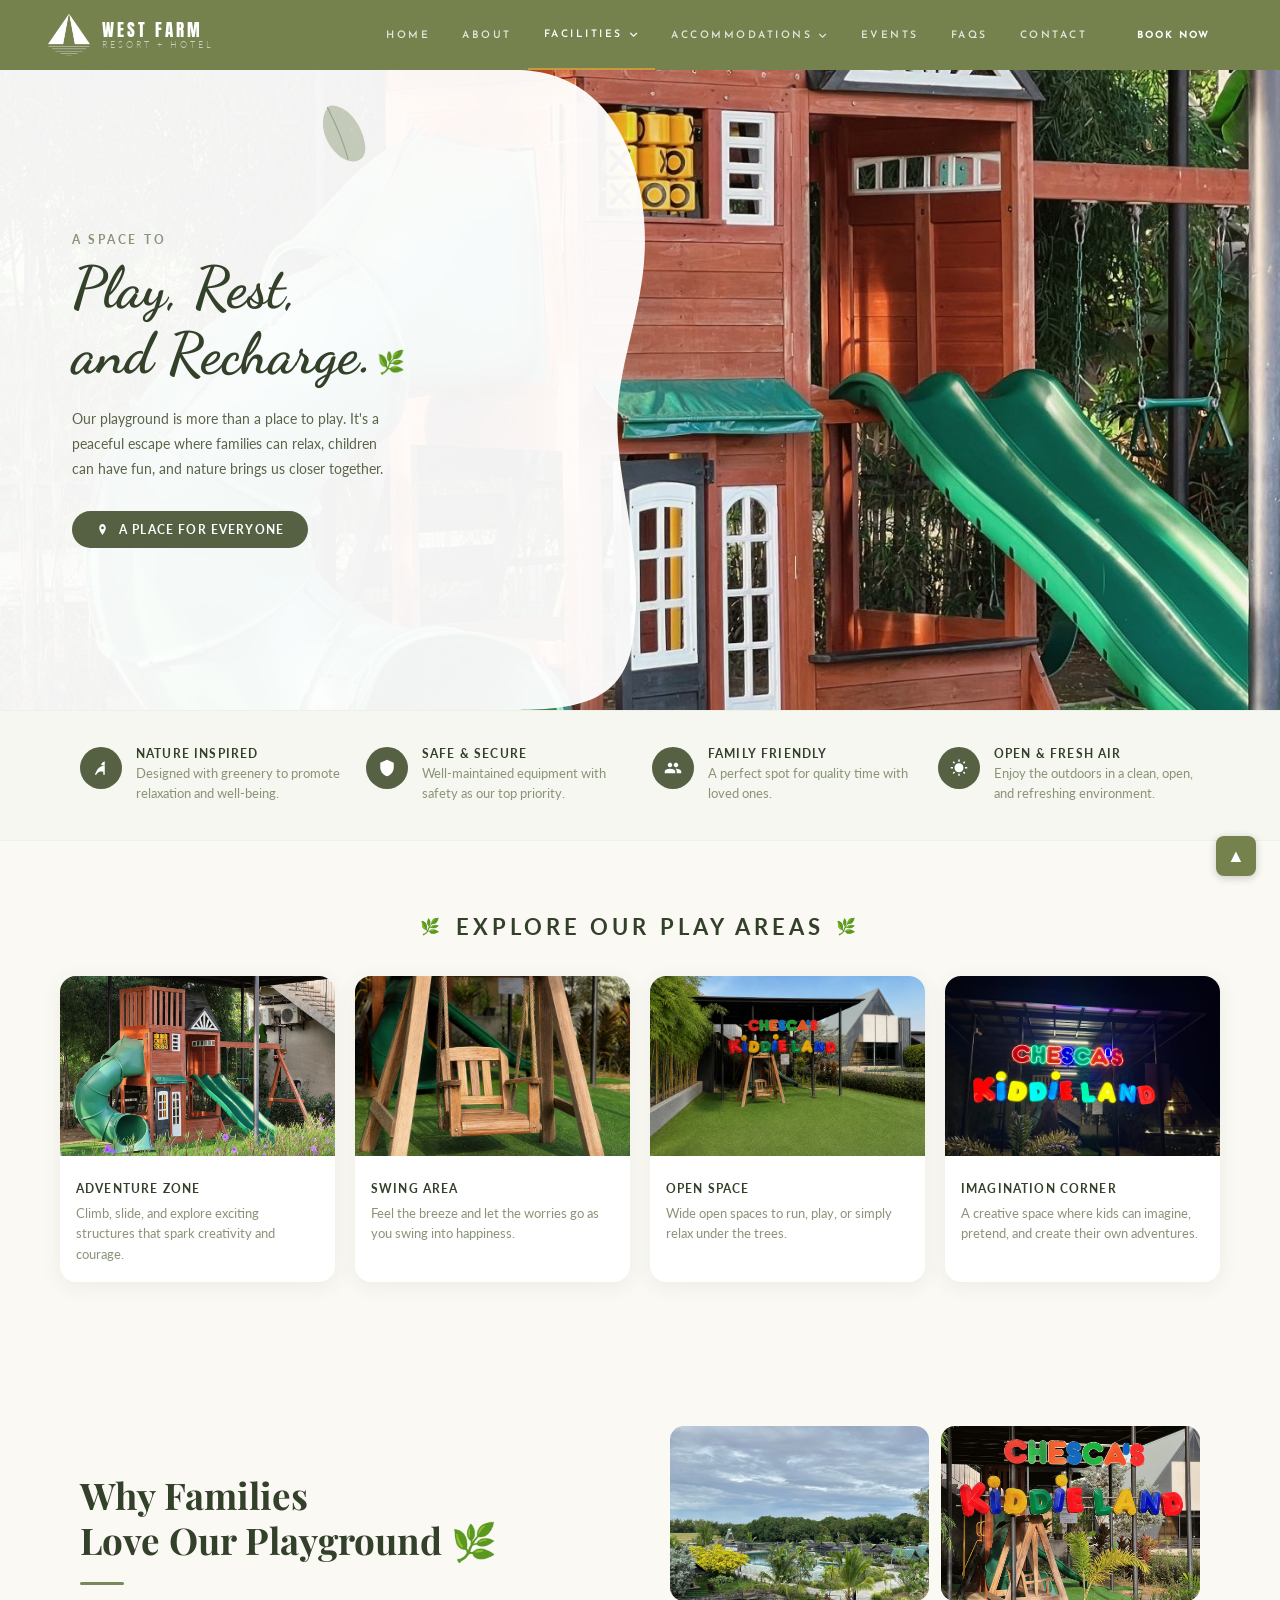
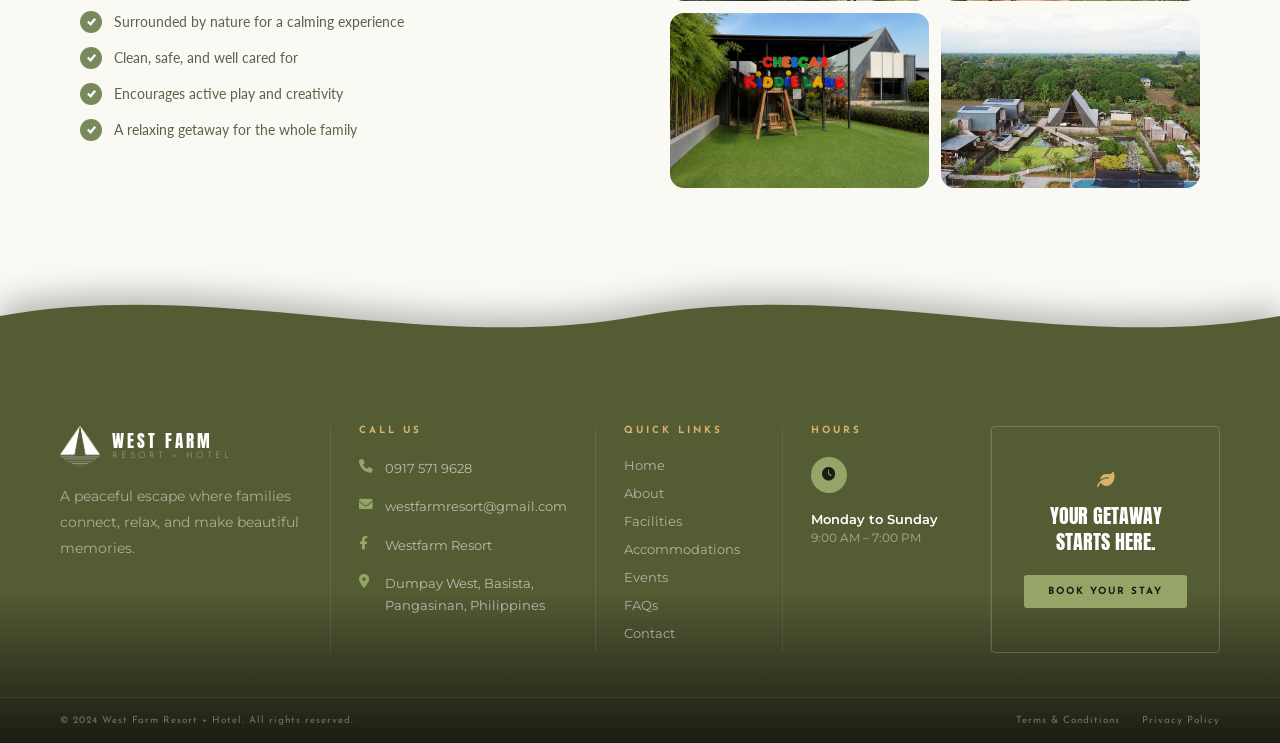
<file: pages/playground.html>
<!DOCTYPE html>
<html lang="en">
<head>
<meta charset="UTF-8" />
<meta name="viewport" content="width=device-width, initial-scale=1.0" />
<title>Playground – Play. Learn. Grow.</title>
<link rel="preconnect" href="https://fonts.googleapis.com" />
<link rel="preconnect" href="https://fonts.gstatic.com" crossorigin />
<link href="https://fonts.googleapis.com/css2?family=Playfair+Display:ital,wght@0,400;0,700;1,400;1,700&family=Lato:wght@300;400;700&family=Dancing+Script:wght@700&family=Josefin+Sans:wght@300;400;600;700&family=Lora:ital,wght@0,400;0,500;1,400&family=Anton&family=Montserrat:wght@300;400;500;600;700;800&display=swap" rel="stylesheet" />
<link rel="stylesheet" href="https://cdnjs.cloudflare.com/ajax/libs/font-awesome/6.0.0-beta3/css/all.min.css">
<link rel="stylesheet" href="../assets/css/playground.css" />

</head>
<body>

<!-- ── NAVBAR ── -->
<nav id="main-nav">
  <a class="nav-logo" href="../pages/home.html">
    <img src="../uploads/logo.png" alt="West Farm logo">
    <div class="nav-logo-text">
      <span class="name">WEST FARM</span>
      <span class="sub">Resort + Hotel</span>
    </div>
  </a>

  <ul class="nav-links">
    <li><a href="../pages/home.html">HOME</a></li>
    <li><a href="../pages/about.html">ABOUT</a></li>
    <li class="nav-item">
      <a href="#" class="nav-btn active">FACILITIES</a>
      <div class="dropdown-menu">
        <a href="../pages/swimmingpool.html">Swimming Pool</a>
        <a href="../pages/westcrays.html">Westcrays</a>
        <a href="../pages/playground.html" class="active">Kids Playground</a>
        <a href="../pages/cottages.html">Cottages</a>
      </div>
    </li>
    <li class="nav-item">
      <a href="#" class="nav-btn">ACCOMMODATIONS</a>
      <div class="dropdown-menu">
        <a href="../pages/cottages.html">Cottages</a>
        <a href="../pages/index.html">Pavilion Events Place</a>
        <a href="../pages/index.html">Glampings</a>
        <a href="../pages/index.html">Private Villas</a>
      </div>
    </li>
    <li><a href="../pages/events.html">EVENTS</a></li>
    <li><a href="../pages/faqs.html">FAQs</a></li>
    <li><a href="../pages/contact.html">CONTACT</a></li>
    <li><a href="../pages/index.html" class="nav-book-btn">BOOK NOW</a></li>
  </ul>
</nav>

<!-- ── HERO ── -->
<section class="hero">
  <img class="hero-bg"
    src="../uploads/playground.jpg"
    alt="Playground surrounded by nature"
    onerror="this.src='https://images.unsplash.com/photo-1575783970733-1aaedde1db74?w=1400&q=85'"
  />

  <svg class="hero-blob-mask" viewBox="0 0 1440 640" preserveAspectRatio="none" xmlns="http://www.w3.org/2000/svg">
    <path d="M0 0 L580 0 C640 0, 700 30, 720 120 C740 210, 700 270, 695 340 C690 410, 730 490, 710 580 C695 640, 630 640, 560 640 L0 640 Z" fill="white" opacity="0.95"/>
  </svg>

  <svg class="hero-deco-leaf" viewBox="0 0 48 72" fill="none" xmlns="http://www.w3.org/2000/svg">
    <path d="M24 3 C6 12, 3 38, 12 55 C18 66, 30 68, 36 58 C44 44, 45 18, 32 6 C30 4, 27 2, 24 3Z" fill="#78895c" opacity="0.7"/>
    <path d="M24 3 C24 3, 22 36, 16 58" stroke="#566143" stroke-width="1.2" fill="none" stroke-linecap="round"/>
  </svg>

  <div class="hero-left">
    <p class="hero-eyebrow">A Space to</p>
    <h1 class="hero-title">
      Play, Rest,<br>and Recharge.<span class="hero-title-leaf">🌿</span>
    </h1>
    <p class="hero-desc">Our playground is more than a place to play. It's a peaceful escape where families can relax, children can have fun, and nature brings us closer together.</p>
    <a href="#" class="btn-primary">
      <svg width="13" height="13" viewBox="0 0 24 24" fill="currentColor"><path d="M12 2C9.2 2 6 5.2 6 9c0 4.5 6 13 6 13s6-8.5 6-13c0-3.8-3.2-7-6-7zm0 9.5c-1.4 0-2.5-1.1-2.5-2.5S10.6 6.5 12 6.5 14.5 7.6 14.5 9 13.4 11.5 12 11.5z"/></svg>
      A Place for Everyone
    </a>
  </div>
</section>

<!-- ── FEATURES BAR ── -->
<div class="features-bar">
  <div class="feature-item">
    <div class="feature-icon">
      <svg viewBox="0 0 24 24"><path d="M17 8C8 10 5.9 16.17 3.82 21H5.71C6.66 19 8 17.72 10 17c1.6-.6 3.3-.6 5 .07V21h2V3c-2.36.85-4.19 2.58-5 5z"/></svg>
    </div>
    <div class="feature-text">
      <h4>Nature Inspired</h4>
      <p>Designed with greenery to promote relaxation and well-being.</p>
    </div>
  </div>
  <div class="feature-item">
    <div class="feature-icon">
      <svg viewBox="0 0 24 24"><path d="M12 1L3 5v6c0 5.5 3.8 10.7 9 12 5.2-1.3 9-6.5 9-12V5L12 1z"/></svg>
    </div>
    <div class="feature-text">
      <h4>Safe & Secure</h4>
      <p>Well-maintained equipment with safety as our top priority.</p>
    </div>
  </div>
  <div class="feature-item">
    <div class="feature-icon">
      <svg viewBox="0 0 24 24"><path d="M16 11c1.66 0 2.99-1.34 2.99-3S17.66 5 16 5c-1.66 0-3 1.34-3 3s1.34 3 3 3zm-8 0c1.66 0 2.99-1.34 2.99-3S9.66 5 8 5C6.34 5 5 6.34 5 8s1.34 3 3 3zm0 2c-2.33 0-7 1.17-7 3.5V19h14v-2.5c0-2.33-4.67-3.5-7-3.5zm8 0c-.29 0-.62.02-.97.05 1.16.84 1.97 1.97 1.97 3.45V19h6v-2.5c0-2.33-4.67-3.5-7-3.5z"/></svg>
    </div>
    <div class="feature-text">
      <h4>Family Friendly</h4>
      <p>A perfect spot for quality time with loved ones.</p>
    </div>
  </div>
  <div class="feature-item">
    <div class="feature-icon">
      <svg viewBox="0 0 24 24"><path d="M6.76 4.84l-1.8-1.79-1.41 1.41 1.79 1.79 1.42-1.41zM4 10.5H1v2h3v-2zm9-9.95h-2V3.5h2V.55zm7.45 3.91l-1.41-1.41-1.79 1.79 1.41 1.41 1.79-1.79zm-3.21 13.7l1.79 1.8 1.41-1.41-1.8-1.79-1.4 1.4zM20 10.5v2h3v-2h-3zm-8-5c-3.31 0-6 2.69-6 6s2.69 6 6 6 6-2.69 6-6-2.69-6-6-6zm-1 16.95h2V19.5h-2v2.95zm-7.45-3.91l1.41 1.41 1.79-1.8-1.41-1.41-1.79 1.8z"/></svg>
    </div>
    <div class="feature-text">
      <h4>Open & Fresh Air</h4>
      <p>Enjoy the outdoors in a clean, open, and refreshing environment.</p>
    </div>
  </div>
</div>

<!-- ── PLAY AREAS ── -->
<section>
  <div class="section-header">
    <h2><span class="leaf-emoji">🌿</span> Explore Our Play Areas <span class="leaf-emoji">🌿</span></h2>
  </div>
  <div class="play-areas">
    <div class="play-grid">

      <div class="play-card">
        <div class="play-card-img-wrap">
          <img src="../uploads/explore-1.jpg" alt="Adventure Zone"/>
        </div>
        <div class="play-card-body">
          <h3>Adventure Zone</h3>
          <p>Climb, slide, and explore exciting structures that spark creativity and courage.</p>
        </div>
      </div>

      <div class="play-card">
        <div class="play-card-img-wrap">
          <img src="../uploads/explore-2.png" alt="Swing Area"/> 
        </div>
        <div class="play-card-body">
          <h3>Swing Area</h3>
          <p>Feel the breeze and let the worries go as you swing into happiness.</p>
        </div>
      </div>

      <div class="play-card">
        <div class="play-card-img-wrap">
          <img src="../uploads/explore-3.png" alt="Open Space"/>
        </div>
        <div class="play-card-body">
          <h3>Open Space</h3>
          <p>Wide open spaces to run, play, or simply relax under the trees.</p>
        </div>
      </div>

      <div class="play-card">
        <div class="play-card-img-wrap">
          <img src="../uploads/explore-4.jpg" alt="Imagination Corner"/>
        </div>
        <div class="play-card-body">
          <h3>Imagination Corner</h3>
          <p>A creative space where kids can imagine, pretend, and create their own adventures.</p>
        </div>
      </div>

    </div>
  </div>
</section>

<!-- ── WHY SECTION ── -->
<section class="why-section">
  <div class="why-left">
    <h2>Why Families<br>Love Our Playground 🌿</h2>
    <div class="why-divider"></div>
    <ul class="why-list">
      <li>
        <span class="why-check"><svg viewBox="0 0 12 12"><polyline points="2,6 5,9 10,3"/></svg></span>
        Surrounded by nature for a calming experience
      </li>
      <li>
        <span class="why-check"><svg viewBox="0 0 12 12"><polyline points="2,6 5,9 10,3"/></svg></span>
        Clean, safe, and well cared for
      </li>
      <li>
        <span class="why-check"><svg viewBox="0 0 12 12"><polyline points="2,6 5,9 10,3"/></svg></span>
        Encourages active play and creativity
      </li>
      <li>
        <span class="why-check"><svg viewBox="0 0 12 12"><polyline points="2,6 5,9 10,3"/></svg></span>
        A relaxing getaway for the whole family
      </li>
    </ul>
  </div>

  <div class="why-right">
    <div class="img-block">
      <img src="../uploads/playground-1.jpg" alt="Family at playground"/>
    </div>
    <div class="img-block">
      <img src="../uploads/playground-3.jpg" alt="Nature playground"/>
    </div>
    <div class="img-block">
      <img src="../uploads/explore-3.png" alt="Children playing"/>
    </div>
    <div class="img-block">
      <img src="../uploads/playground-2.jpg" alt="Playground slide"/>
    </div>
  </div>
</section>


<div class="wave-divider" style="--wave-bg: var(--cream); --wave-fill: var(--wf-forest-mid);">
  <svg viewBox="0 0 1440 140" preserveAspectRatio="none" xmlns="http://www.w3.org/2000/svg">
    <path d="M0,70 C240,20 480,120 720,70 C960,20 1200,120 1440,70 L1440,140 L0,140 Z"></path>
  </svg>
</div>

<!-- ── FOOTER (matching West Farm site) ── -->
<footer>
  <div class="footer-top">
  

    <div class="footer-col footer-brand">
      <a class="footer-logo" href="../pages/home.html">
        <img src="../uploads/logo.png" alt="West Farm logo">
        <div class="footer-logo-text">
          <span class="name">WEST FARM</span>
          <span class="sub">Resort + Hotel</span>
        </div>
      </a>
      <p class="footer-tagline">A peaceful escape where families connect, relax, and make beautiful memories.</p>
      <div class="footer-social">
      </div>
    </div>

    <div class="footer-col">
      <h4>Call Us</h4>
      <div class="footer-line"><i class="fas fa-phone"></i><span>0917 571 9628</span></div>
      <div class="footer-line"><i class="fas fa-envelope"></i><span>westfarmresort@gmail.com</span></div>
      <div class="footer-line"><i class="fa-brands fa-facebook-f"></i></i><span>Westfarm Resort</span></div>
      <div class="footer-line"><i class="fas fa-location-dot"></i><span>Dumpay West, Basista,<br>Pangasinan, Philippines</span></div>
    </div>

    <div class="footer-col footer-nav">
      <h4>Quick Links</h4>
      <a href="../HOME/home.html">Home</a>
      <a href="../ABOUT/about.html">About</a>
      <a href="../SWIMMING POOL/swimmingpool.html">Facilities</a>
      <a href="../ACCOMMODATIONS/home.html">Accommodations</a>
      <a href="../EVENTS/events.html">Events</a>
      <a href="../FAQS/faqs.html">FAQs</a>
      <a href="../CONTACT/contact.html">Contact</a>
    </div>

    <div class="footer-col footer-hours-col">
      <h4>Hours</h4>
      <div class="footer-hours-icon"><i class="fas fa-clock"></i></div>
      <div class="footer-hours-block">
        <div class="footer-hours-label">Monday to Sunday</div>
        <div class="footer-hours-time">9:00 AM – 7:00 PM</div>
      </div>
    </div>

    <div class="footer-cta">
      <i class="fas fa-leaf footer-cta-icon"></i>
      <p class="footer-cta-text">Your Getaway<br>Starts Here.</p>
      <a href="../pages/index.html" class="footer-cta-btn">Book Your Stay</a>
    </div>

  </div>
  <div class="footer-bottom">
    <div>© 2024 West Farm Resort + Hotel. All rights reserved.</div>
    <div>
      <a href="#">Terms &amp; Conditions</a>
      <a href="#">Privacy Policy</a>
    </div>
  </div>
</footer>

<button class="scroll-top" onclick="window.scrollTo({top:0,behavior:'smooth'})">▲</button>

<script src="../assets/js/playground.js"></script>
</body>
</html>
</file>
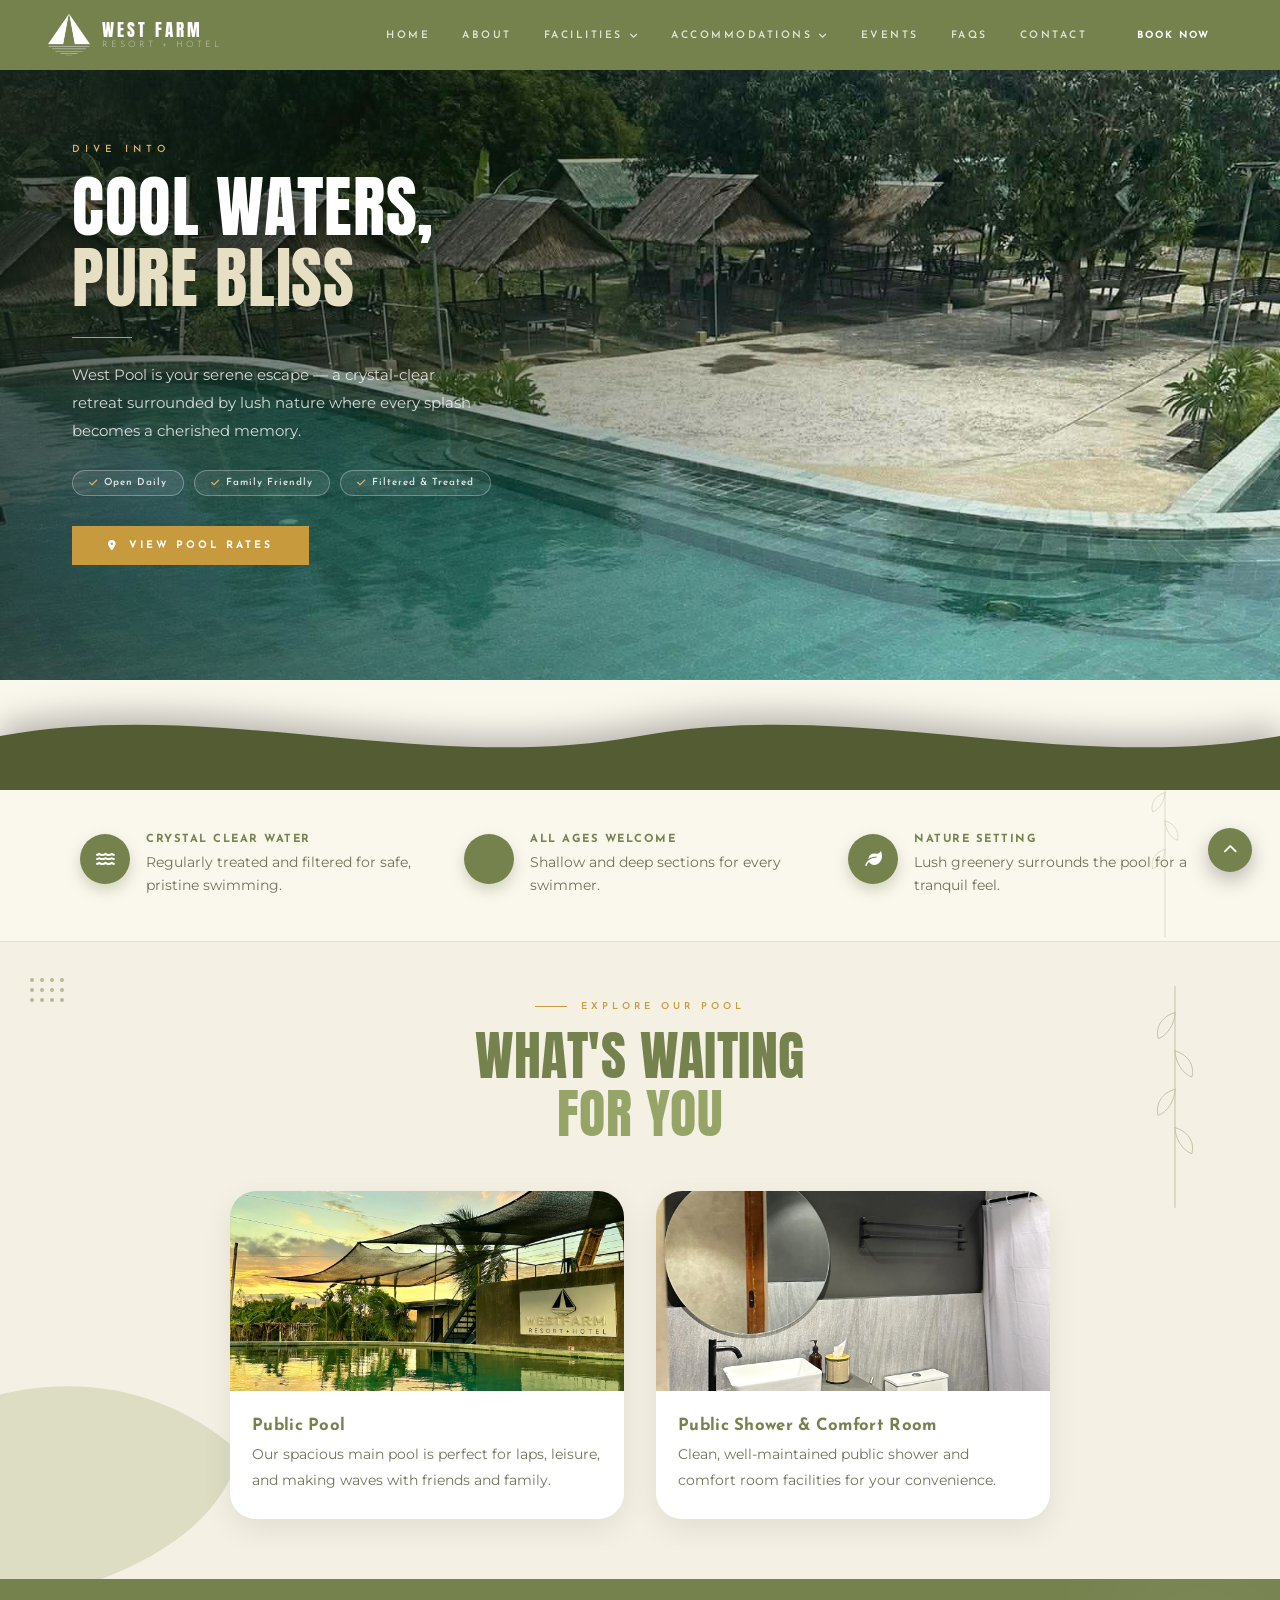
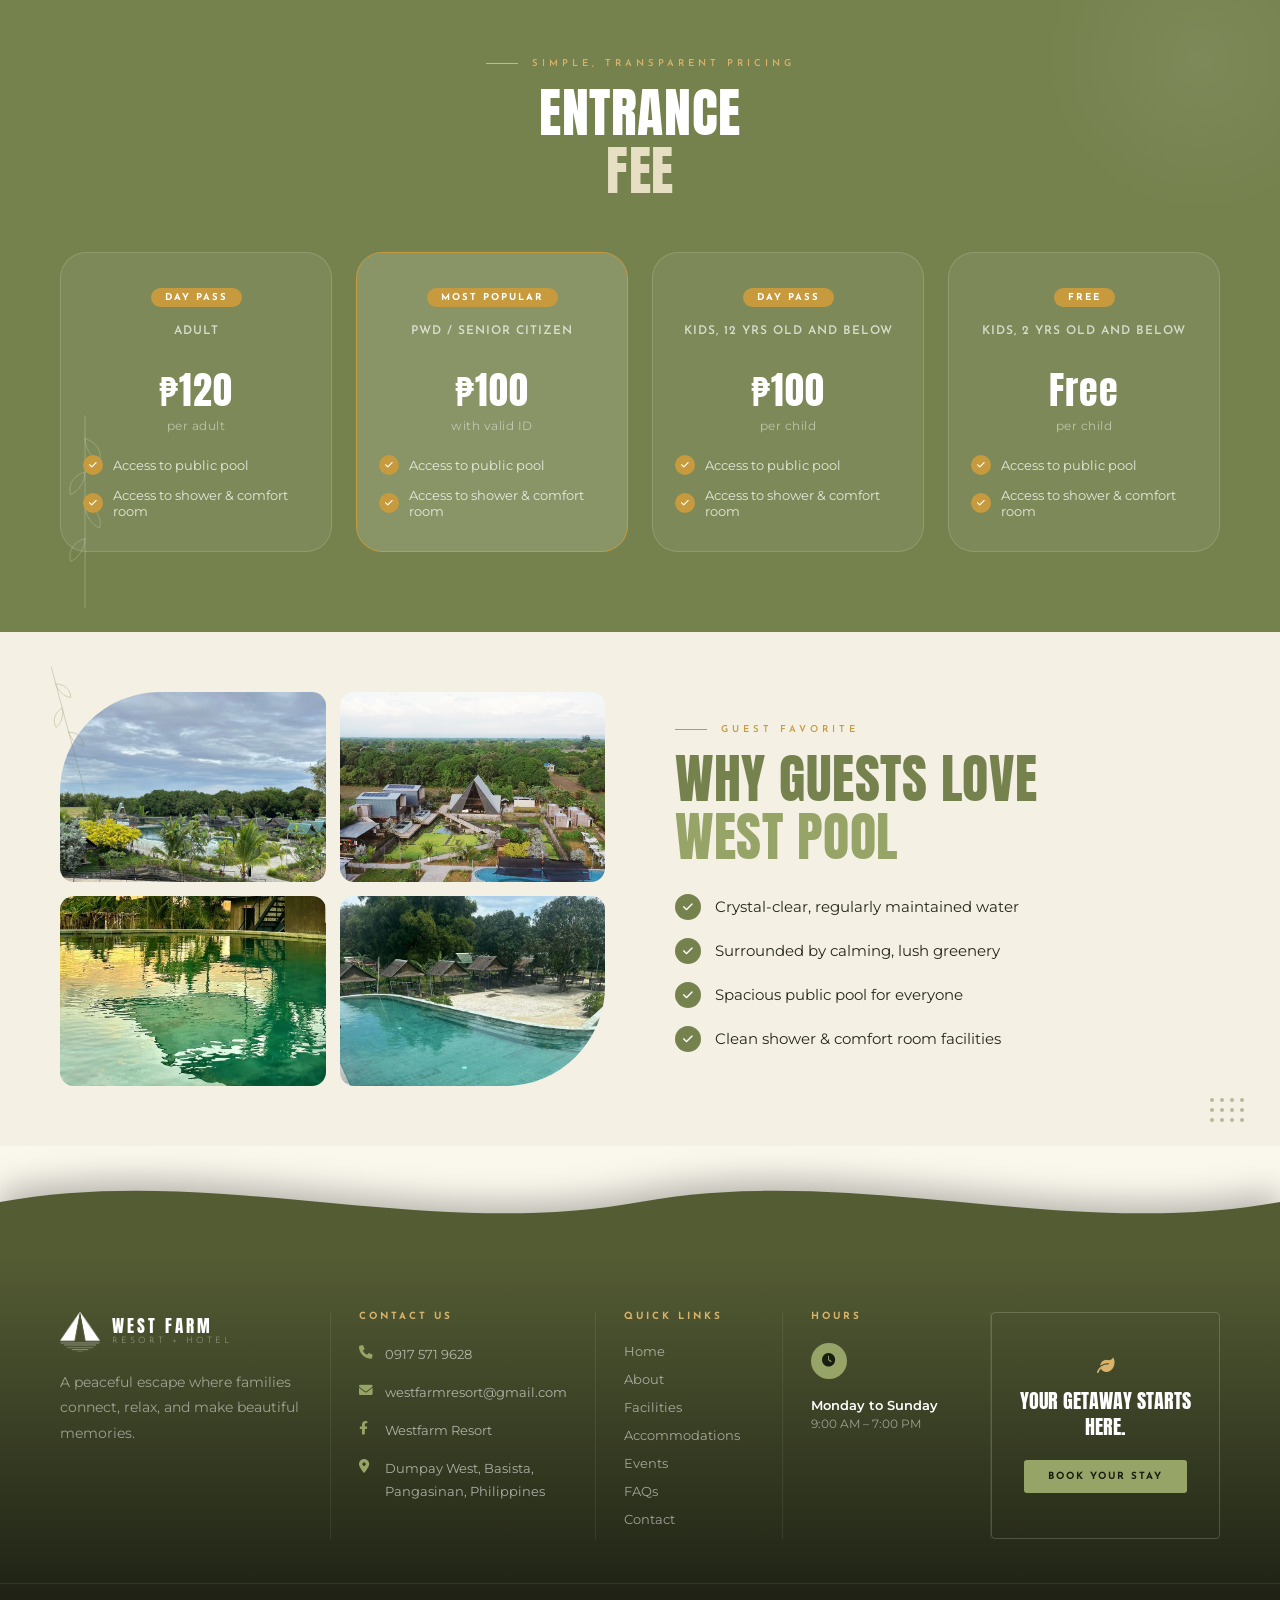
<file: pages/swimmingpool.html>
<!DOCTYPE html>
<html lang="en">
<head>
<meta charset="UTF-8"/>
<meta name="viewport" content="width=device-width,initial-scale=1.0"/>
<title>West Pool | West Farm Resort & Hotel</title>
<link rel="preconnect" href="https://fonts.googleapis.com"/>
<link rel="preconnect" href="https://fonts.gstatic.com" crossorigin/>
<link href="https://fonts.googleapis.com/css2?family=Montserrat:ital,wght@0,300;0,400;0,500;0,600;0,700;0,800;1,400&family=Josefin+Sans:wght@300;400;500;600;700&family=Anton&family=Lora:wght@400;500&display=swap" rel="stylesheet"/>
<link rel="stylesheet" href="https://cdnjs.cloudflare.com/ajax/libs/font-awesome/6.0.0-beta3/css/all.min.css"/>
<link rel="stylesheet" href="../assets/css/home.css"/>
<link rel="stylesheet" href="../assets/css/swimmingpool.css"/>
<link rel="stylesheet" href="../assets/css/nav.css"/>

</head>
<body>

<div class="bg-blobs">
  <div class="blob blob-gray blob-1"></div>
  <div class="blob blob-gray blob-2"></div>
  <div class="blob blob-green blob-3"></div>
</div>


<nav id="main-nav">
  <a class="nav-logo" href="../pages/home.html">
    <img src="../uploads/logo.png" alt="West Farm logo">
    <div class="nav-logo-text">
      <span class="name">WEST FARM</span>
      <span class="sub">Resort + Hotel</span>
    </div>
  </a>
  <ul class="nav-links">
    <li><a href="../pages/home.html">HOME</a></li>
    <li><a href="../pages/about.html">ABOUT</a></li>
    <li class="nav-item">
      <a href="#" class="nav-btn">FACILITIES</a>
      <div class="dropdown-menu">
        <a href="../pages/swimmingpool.html" class="active-sub">Swimming Pool</a>
        <a href="../pages/westcrays.html">Westcrays</a>
        <a href="../pages/playground.html">Kids Playground</a>
        <a href="../pages/cottages.html">Cottages</a>
      </div>
    </li>
    <li class="nav-item">
      <a href="#" class="nav-btn">ACCOMMODATIONS</a>
      <div class="dropdown-menu">
        <a href="../pages/index.html">Pavilion Events Place</a>
        <a href="../pages/index.html">Glampings</a>
        <a href="../pages/index.html">Private Villas</a>
      </div>
    </li>
    <li><a href="../pages/events.html">EVENTS</a></li>
    <li><a href="../pages/faqs.html">FAQs</a></li>
    <li><a href="../pages/contact.html">CONTACT</a></li>
    <li><a href="../pages/index.html" class="nav-book-btn">BOOK NOW</a></li>
  </ul>
</nav>


<section class="pool-hero">
  <div class="pool-hero-bg"
    style="background-image:url('../uploads/swimming pool.jpg')"
    onerror="this.style.backgroundImage='url(https://images.unsplash.com/photo-1540541338287-41700207dee6?w=1400&q=85)'"></div>
  <div class="pool-hero-overlay"></div>
  <div class="pool-hero-content">
    <p class="hero-eyebrow">Dive Into</p>
    <h1 class="pool-hero-title">Cool Waters,<br><em>Pure Bliss</em></h1>
    <div class="hero-rule"></div>
    <p class="pool-hero-desc">West Pool is your serene escape — a crystal-clear retreat surrounded by lush nature where every splash becomes a cherished memory.</p>
    <div class="pool-badges">
      <span class="pool-badge"><i class="fas fa-check"></i> Open Daily</span>
      <span class="pool-badge"><i class="fas fa-check"></i> Family Friendly</span>
      <span class="pool-badge"><i class="fas fa-check"></i> Filtered &amp; Treated</span>
    </div>
    <a href="#rates" class="btn-primary"><i class="fas fa-map-marker-alt"></i> View Pool Rates</a>
  </div>
</section>

<div class="wave-divider" style="--wave-bg: var(--warm); --wave-fill: var(--forest-mid);">
  <svg viewBox="0 0 1440 140" preserveAspectRatio="none" xmlns="http://www.w3.org/2000/svg">
    <path d="M0,70 C240,20 480,120 720,70 C960,20 1200,120 1440,70 L1440,140 L0,140 Z"></path>
  </svg>
</div>


<div class="pool-features-bar">
  <svg class="pool-leaf-branch" style="top:-20px; right:60px; width:110px; height:170px; opacity:.3;" viewBox="0 0 100 300" xmlns="http://www.w3.org/2000/svg">
    <path d="M50 6 L50 294"/>
    <path d="M50 40 C34 44 24 58 28 74 C40 70 50 54 50 40 Z"/>
    <path d="M50 90 C66 94 76 108 72 124 C60 120 50 104 50 90 Z"/>
    <path d="M50 140 C34 144 24 158 28 174 C40 170 50 154 50 140 Z"/>
  </svg>
  <div class="pool-feature-item">
    <div class="pool-feature-icon"><i class="fas fa-water"></i></div>
    <div class="pool-feature-text">
      <h4>Crystal Clear Water</h4>
      <p>Regularly treated and filtered for safe, pristine swimming.</p>
    </div>
  </div>
  <div class="pool-feature-item">
    <div class="pool-feature-icon"><i class="fas fa-people-group"></i></div>
    <div class="pool-feature-text">
      <h4>All Ages Welcome</h4>
      <p>Shallow and deep sections for every swimmer.</p>
    </div>
  </div>
  <div class="pool-feature-item">
    <div class="pool-feature-icon"><i class="fas fa-leaf"></i></div>
    <div class="pool-feature-text">
      <h4>Nature Setting</h4>
      <p>Lush greenery surrounds the pool for a tranquil feel.</p>
    </div>
  </div>
</div>


<section class="section pool-areas-section">
  <svg class="pool-leaf-branch" style="top:40px; right:30px; width:150px; height:230px;" viewBox="0 0 100 300" xmlns="http://www.w3.org/2000/svg">
    <path d="M50 6 L50 294"/>
    <path d="M50 40 C34 44 24 58 28 74 C40 70 50 54 50 40 Z"/>
    <path d="M50 90 C66 94 76 108 72 124 C60 120 50 104 50 90 Z"/>
    <path d="M50 140 C34 144 24 158 28 174 C40 170 50 154 50 140 Z"/>
    <path d="M50 190 C66 194 76 208 72 224 C60 220 50 204 50 190 Z"/>
  </svg>
  <div class="dot-grid" style="top:36px; left:30px;">
    <span></span><span></span><span></span><span></span>
    <span></span><span></span><span></span><span></span>
    <span></span><span></span><span></span><span></span>
  </div>
  <svg class="pool-blob" style="bottom:-40px; left:-60px; width:320px; height:260px;" viewBox="0 0 340 280" xmlns="http://www.w3.org/2000/svg">
    <path d="M0,60 C 110,10 230,20 320,100 C 300,190 190,240 90,260 C 40,268 15,260 0,250 Z" fill="var(--sage)" opacity=".25"/>
  </svg>
  <div class="section-inner">
    <p class="section-eyebrow" style="justify-content:center;">Explore Our Pool</p>
    <h2 class="section-title" style="text-align:center;">What's Waiting<br><em>For You</em></h2>

    <div class="pool-grid">
      <div class="pool-card">
        <div class="pool-card-img-wrap">
          <img src="../uploads/publicpool.png" alt="Public Pool">
        </div>
        <div class="pool-card-body">
          <h3>Public Pool</h3>
          <p>Our spacious main pool is perfect for laps, leisure, and making waves with friends and family.</p>
        </div>
      </div>
      <div class="pool-card">
        <div class="pool-card-img-wrap">
          <img src="../uploads/poolshower.png" alt="Public Shower & Comfort Room">
        </div>
        <div class="pool-card-body">
          <h3>Public Shower & Comfort Room</h3>
          <p>Clean, well-maintained public shower and comfort room facilities for your convenience.</p>
        </div>
      </div>
    </div>
  </div>
</section>


<section class="pool-rates" id="rates">
  <svg class="pool-leaf-branch on-dark" style="bottom:20px; left:20px; width:130px; height:200px; transform:scaleX(-1);" viewBox="0 0 100 300" xmlns="http://www.w3.org/2000/svg">
    <path d="M50 6 L50 294"/>
    <path d="M50 40 C34 44 24 58 28 74 C40 70 50 54 50 40 Z"/>
    <path d="M50 90 C66 94 76 108 72 124 C60 120 50 104 50 90 Z"/>
    <path d="M50 140 C34 144 24 158 28 174 C40 170 50 154 50 140 Z"/>
    <path d="M50 190 C66 194 76 208 72 224 C60 220 50 204 50 190 Z"/>
  </svg>
  <div class="section-inner">
    <p class="section-eyebrow rates-eyebrow" style="justify-content:center;">Simple, Transparent Pricing</p>
    <h2 class="section-title rates-title" style="text-align:center;">Entrance<br><em>Fee</em></h2>

    <div class="rates-grid">
      <div class="rate-card">
        <div class="rate-badge">Day Pass</div>
        <h3>Adult</h3>
        <div class="rate-price">₱120</div>
        <div class="rate-period">per adult</div>
        <ul class="rate-features">
          <li>Access to public pool</li>
          <li>Access to shower & comfort room</li>
        </ul>
      </div>
      <div class="rate-card featured">
        <div class="rate-badge">Most Popular</div>
        <h3>PWD / Senior Citizen</h3>
        <div class="rate-price">₱100</div>
        <div class="rate-period">with valid ID</div>
        <ul class="rate-features">
          <li>Access to public pool</li>
          <li>Access to shower & comfort room</li>
        </ul>
      </div>
      <div class="rate-card">
        <div class="rate-badge">Day Pass</div>
        <h3>Kids, 12 yrs old and below</h3>
        <div class="rate-price">₱100</div>
        <div class="rate-period">per child</div>
        <ul class="rate-features">
          <li>Access to public pool</li>
          <li>Access to shower & comfort room</li>
        </ul>
      </div>
      <div class="rate-card">
        <div class="rate-badge">Free</div>
        <h3>Kids, 2 yrs old and below</h3>
        <div class="rate-price">Free</div>
        <div class="rate-period">per child</div>
        <ul class="rate-features">
          <li>Access to public pool</li>
          <li>Access to shower & comfort room</li>
        </ul>
      </div>
    </div>
  </div>
</section>


<section class="section pool-why">
  <div class="dot-grid" style="bottom:24px; right:36px;">
    <span></span><span></span><span></span><span></span>
    <span></span><span></span><span></span><span></span>
    <span></span><span></span><span></span><span></span>
  </div>
  <svg class="pool-leaf-branch" style="top:30px; left:20px; width:100px; height:150px; transform:scaleX(-1) rotate(15deg);" viewBox="0 0 100 300" xmlns="http://www.w3.org/2000/svg">
    <path d="M50 6 L50 294"/>
    <path d="M50 40 C34 44 24 58 28 74 C40 70 50 54 50 40 Z"/>
    <path d="M50 90 C66 94 76 108 72 124 C60 120 50 104 50 90 Z"/>
    <path d="M50 140 C34 144 24 158 28 174 C40 170 50 154 50 140 Z"/>
  </svg>
  <div class="section-inner why-grid">
    <div class="why-images">
      <div class="img-block"><img src="../uploads/view-1.jpg" alt="Pool view"></div>
      <div class="img-block"><img src="../uploads/view-2.jpg" alt="Guests swimming"></div>
      <div class="img-block"><img src="../uploads/view-3.jpg" alt="Poolside lounge"></div>
      <div class="img-block"><img src="../uploads/swimming pool.jpg" alt="Kids in pool"></div>
    </div>
    <div class="why-text">
      <p class="section-eyebrow">Guest Favorite</p>
      <h2 class="section-title">Why Guests Love<br><em>West Pool</em></h2>
      <ul class="why-list">
        <li><span class="why-check"><i class="fas fa-check"></i></span>Crystal-clear, regularly maintained water</li>
        <li><span class="why-check"><i class="fas fa-check"></i></span>Surrounded by calming, lush greenery</li>
        <li><span class="why-check"><i class="fas fa-check"></i></span>Spacious public pool for everyone</li>
        <li><span class="why-check"><i class="fas fa-check"></i></span>Clean shower & comfort room facilities</li>
      </ul>
    </div>
  </div>
</section>

<div class="wave-divider" style="--wave-bg: var(--warm); --wave-fill: var(--forest-mid);">
  <svg viewBox="0 0 1440 140" preserveAspectRatio="none" xmlns="http://www.w3.org/2000/svg">
    <path d="M0,70 C240,20 480,120 720,70 C960,20 1200,120 1440,70 L1440,140 L0,140 Z"></path>
  </svg>
</div>


<footer>
  <div class="footer-top">

    <div class="footer-col footer-brand">
      <a class="footer-logo" href="../pages/home.html">
        <img src="../uploads/logo.png" alt="West Farm logo">
        <div class="footer-logo-text">
          <span class="name">WEST FARM</span>
          <span class="sub">Resort + Hotel</span>
        </div>
      </a>
      <p class="footer-tagline">A peaceful escape where families connect, relax, and make beautiful memories.</p>
      <div class="footer-social">
      </div>
    </div>

    <div class="footer-col">
      <h4>Contact Us</h4>
      <div class="footer-line"><i class="fas fa-phone"></i><span>0917 571 9628</span></div>
      <div class="footer-line"><i class="fas fa-envelope"></i><span>westfarmresort@gmail.com</span></div>
      <div class="footer-line"><i class="fa-brands fa-facebook-f"></i></i><span>Westfarm Resort</span></div>
      <div class="footer-line"><i class="fas fa-location-dot"></i><span>Dumpay West, Basista,<br>Pangasinan, Philippines</span></div>
    </div>

    <div class="footer-col footer-nav">
      <h4>Quick Links</h4>
      <a href="../pages/home.html">Home</a>
      <a href="../pages/about.html">About</a>
      <a href="../pages/swimmingpool.html" class="active">Facilities</a>
      <a href="../pages/accommodations.html">Accommodations</a>
      <a href="../pages/events.html">Events</a>
      <a href="../pages/faqs.html">FAQs</a>
      <a href="../pages/contact.html">Contact</a>
    </div>

    <div class="footer-col footer-hours-col">
      <h4>Hours</h4>
      <div class="footer-hours-icon"><i class="fas fa-clock"></i></div>
      <div class="footer-hours-block">
        <div class="footer-hours-label">Monday to Sunday</div>
        <div class="footer-hours-time">9:00 AM – 7:00 PM</div>
      </div>

    </div>

    <div class="footer-cta">
      <i class="fas fa-leaf footer-cta-icon"></i>
      <p class="footer-cta-text">Your getaway starts here.</p>
      <a href="../pages/index.html" class="footer-cta-btn">Book Your Stay</a>
    </div>

  </div>
  <div class="footer-bottom">
    <div>© 2024 West Farm Resort + Hotel. All rights reserved.</div>
    <div>
      <a href="#">Terms &amp; Conditions</a>
      <a href="#">Privacy Policy</a>
    </div>
  </div>
</footer>

<button class="scroll-top" onclick="window.scrollTo({top:0,behavior:'smooth'})"><i class="fas fa-chevron-up"></i></button>

<script src="../assets/js/swimmingpool.js"></script>
</body>
</html>
</file>
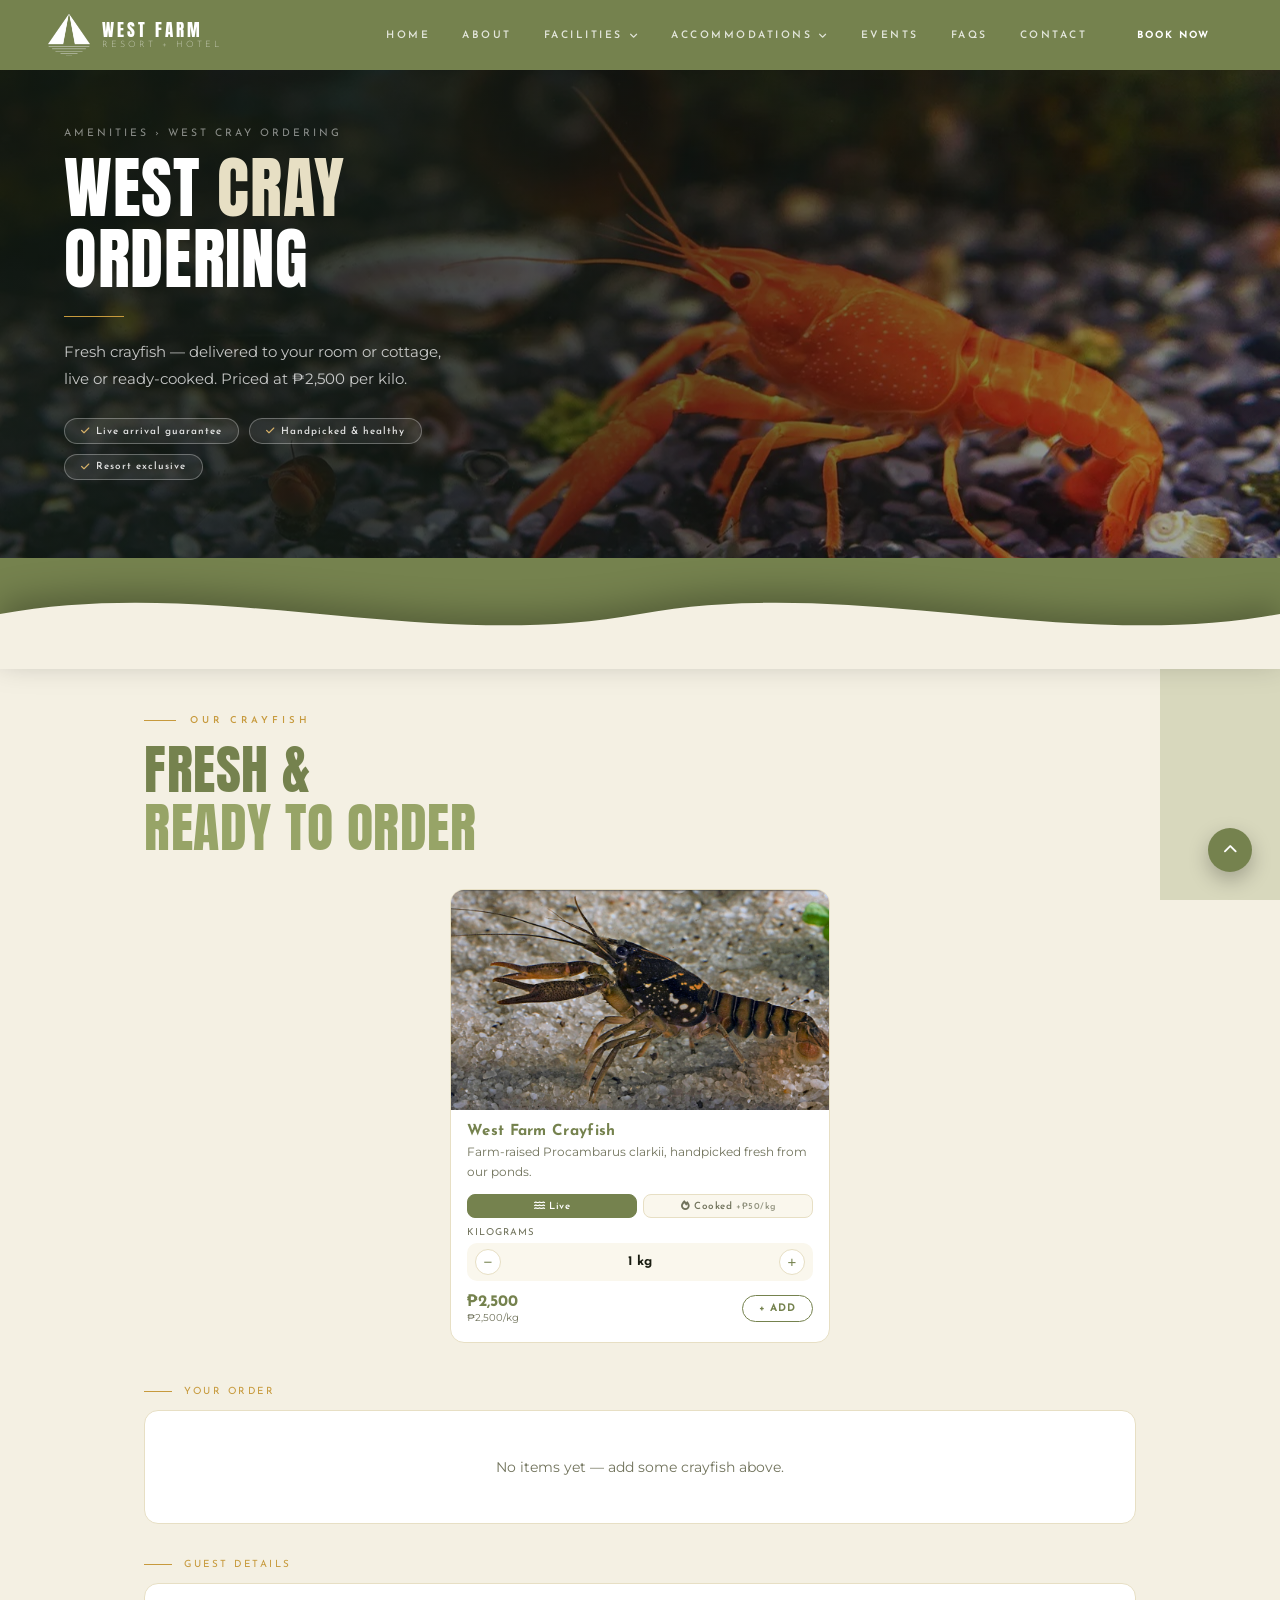
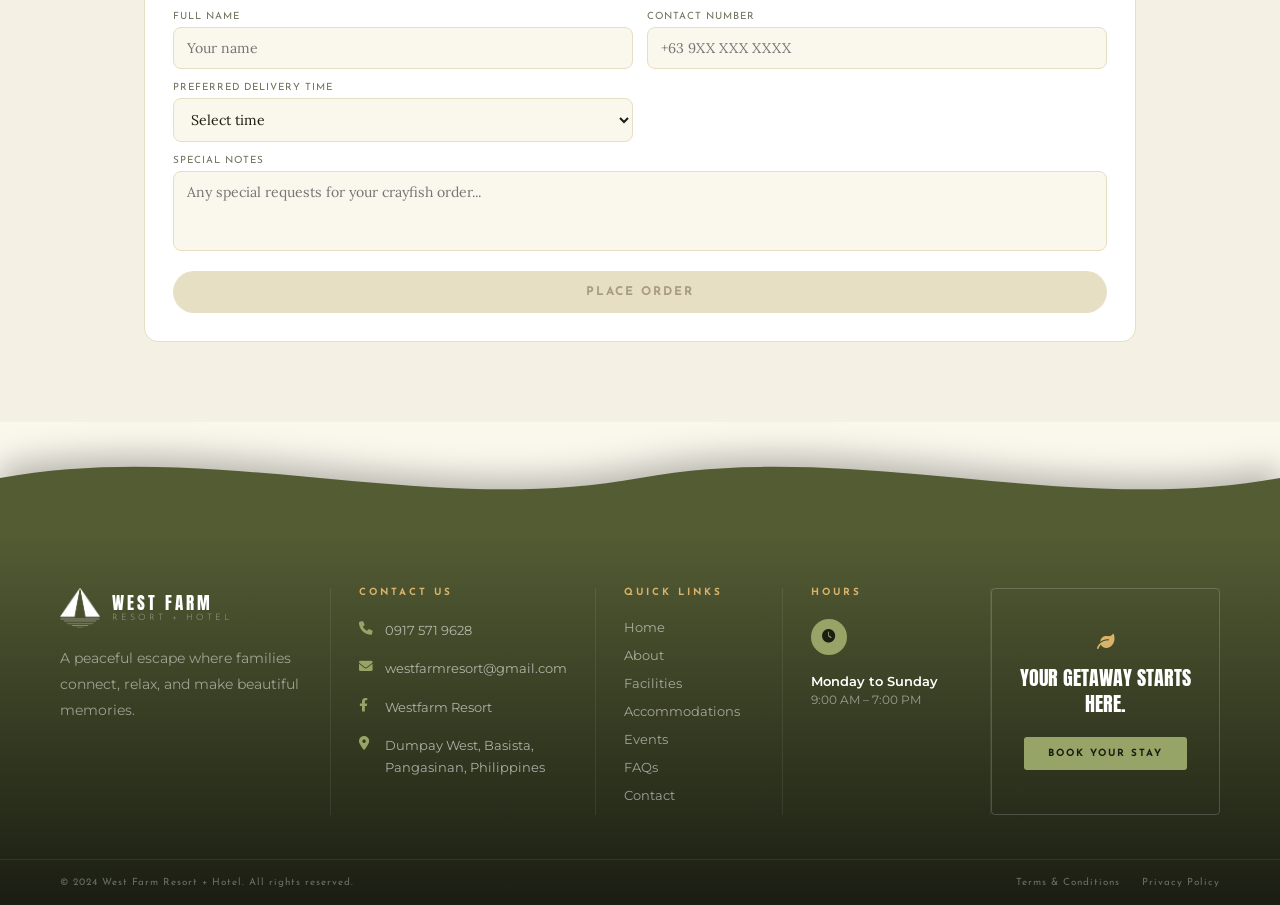
<file: pages/westcrays.html>
<!DOCTYPE html>
<html lang="en">
<head>
  <meta charset="UTF-8" />
  <meta name="viewport" content="width=device-width, initial-scale=1.0"/>
  <title>West Cray Ordering | West Farm Resort & Hotel</title>
  <link href="https://fonts.googleapis.com/css2?family=Montserrat:ital,wght@0,300;0,400;0,500;0,600;0,700;0,800;1,400&family=Josefin+Sans:wght@300;400;500;600;700&family=Anton&family=Lora:wght@400;500&display=swap" rel="stylesheet">
  <link rel="stylesheet" href="https://cdnjs.cloudflare.com/ajax/libs/font-awesome/6.0.0-beta3/css/all.min.css">
  <link rel="stylesheet" href="../assets/css/home.css">
  <link rel="stylesheet" href="../assets/css/westcrays.css">
  <link rel="stylesheet" href="../assets/css/nav.css">

</head>
<body>

<div class="bg-blobs">
  <div class="blob blob-gray blob-1"></div>
  <div class="blob blob-gray blob-2"></div>
  <div class="blob blob-green blob-3"></div>
</div>


<nav id="main-nav">
  <a class="nav-logo" href="../pages/home.html">
    <img src="../uploads/logo.png" alt="West Farm logo">
    <div class="nav-logo-text">
      <span class="name">WEST FARM</span>
      <span class="sub">Resort + Hotel</span>
    </div>
  </a>
  <ul class="nav-links">
    <li><a href="../pages/home.html">HOME</a></li>
    <li><a href="../pages/about.html">ABOUT</a></li>
    <li class="nav-item">
      <a href="#" class="nav-btn">FACILITIES</a>
      <div class="dropdown-menu">
        <a href="../pages/swimmingpool.html">Swimming Pool</a>
        <a href="../pages/westcrays.html" class="active-sub">Westcrays</a>
        <a href="../pages/playground.html">Kids Playground</a>
        <a href="../pages/cottages.html">Cottages</a>
      </div>
    </li>
    <li class="nav-item">
      <a href="#" class="nav-btn">ACCOMMODATIONS</a>
      <div class="dropdown-menu">
        <a href="../pages/index.html">Pavilion Events Place</a>
        <a href="../pages/index.html">Glampings</a>
        <a href="../pages/index.html">Private Villas</a>
      </div>
    </li>
    <li><a href="../pages/events.html">EVENTS</a></li>
    <li><a href="../pages/faqs.html">FAQs</a></li>
    <li><a href="../pages/contact.html">CONTACT</a></li>
    <li><a href="../pages/index.html" class="nav-book-btn">BOOK NOW</a></li>
  </ul>
</nav>


<section class="crays-hero">
  <div class="crays-hero-bg" style="background-image:url('../uploads/westcrays-1.jpg')"></div>
  <div class="crays-hero-overlay"></div>
  <div class="crays-hero-content">
    <div class="crays-breadcrumb">Amenities &rsaquo; West Cray Ordering</div>
    <h1 class="crays-hero-title">West <em>Cray</em><br>Ordering</h1>
    <div class="hero-rule"></div>
    <p class="crays-hero-sub">Fresh crayfish — delivered to your room or cottage, live or ready-cooked. Priced at &#8369;2,500 per kilo.</p>
    <div class="crays-badges">
      <span class="crays-badge"><i class="fas fa-check"></i> Live arrival guarantee</span>
      <span class="crays-badge"><i class="fas fa-check"></i> Handpicked &amp; healthy</span>
      <span class="crays-badge"><i class="fas fa-check"></i> Resort exclusive</span>
    </div>
  </div>
</section>

<div class="wave-divider" style="--wave-bg: var(--forest); --wave-fill: var(--cream);">
  <svg viewBox="0 0 1440 140" preserveAspectRatio="none" xmlns="http://www.w3.org/2000/svg">
    <path d="M0,70 C240,20 480,120 720,70 C960,20 1200,120 1440,70 L1440,140 L0,140 Z"></path>
  </svg>
</div>

<div class="page">

  
  <div style="margin-bottom:2.75rem;">
    <p class="section-eyebrow">Our Crayfish</p>
    <h2 class="section-title crays-page-title">Fresh &amp;<br><em>Ready to Order</em></h2>
    <div class="product-grid" id="productGrid"></div>
  </div>

  
  <div style="margin-bottom:2.25rem;">
    <div class="section-label">Your Order</div>
    <div class="cart-panel">
      <div class="cart-empty" id="cartEmpty">No items yet — add some crayfish above.</div>
      <div id="cartItems"></div>
      <div class="cart-total" id="cartTotal" style="display:none;">
        <span class="cart-total-label">Total</span>
        <span class="cart-total-amount" id="totalAmt">&#8369;0</span>
      </div>
    </div>
  </div>

  <!-- Success -->
  <div class="success-box" id="successBox">
    <div class="tick">🦞</div>
    <h3>Order placed successfully!</h3>
    <p id="successMsg">We'll deliver your crayfish to your room shortly.</p>
  </div>

  
  <div>
    <div class="section-label">Guest Details</div>
    <div class="checkout-form">
      <div class="form-grid">
        <div class="form-group">
          <label>Full name</label>
          <input type="text" id="guestName" placeholder="Your name" />
        </div>
        <div class="form-group">
          <label>Contact number</label>
          <input type="text" id="guestPhone" placeholder="+63 9XX XXX XXXX" />
        </div>
        <div class="form-group">
          <label>Preferred delivery time</label>
          <select id="guestTime">
            <option value="">Select time</option>
            <option>As soon as possible</option>
            <option>Morning (7AM – 11AM)</option>
            <option>Noon (11AM – 2PM)</option>
            <option>Afternoon (2PM – 6PM)</option>
            <option>Evening (6PM – 9PM)</option>
          </select>
        </div>
        <div class="form-group full">
          <label>Special notes</label>
          <textarea id="guestNotes" placeholder="Any special requests for your crayfish order..."></textarea>
        </div>
      </div>
      <button class="checkout-btn" id="checkoutBtn" disabled onclick="placeOrder()">Place Order</button>
    </div>
  </div>

</div>


<div class="modal-backdrop" id="deleteBackdrop" onclick="closeDeleteModal()"></div>
<div class="delete-modal" id="deleteModal">
  <div class="delete-modal-icon">🗑️</div>
  <div class="delete-modal-title">Remove Item?</div>
  <div class="delete-modal-msg">Are you sure you want to remove <strong id="deleteItemName"></strong> from your order?</div>
  <div class="delete-modal-footer">
    <button class="edit-cancel-btn" onclick="closeDeleteModal()">Cancel</button>
    <button class="delete-confirm-btn" onclick="confirmDelete()">Yes, Remove</button>
  </div>
</div>


<div class="modal-backdrop" id="modalBackdrop" onclick="closeModal()"></div>
<div class="edit-modal" id="editModal">
  <div class="edit-modal-header">
    <div class="edit-modal-title">Edit Order Item</div>
    <button class="edit-modal-close" onclick="closeModal()">✕</button>
  </div>
  <div class="edit-modal-body">
    <div class="edit-product-info">
      <div class="edit-thumb" id="editThumb">🦞</div>
      <div>
        <div class="edit-product-name" id="editProductName"></div>
        <div class="edit-product-price" id="editProductPrice"></div>
      </div>
    </div>

    <div class="edit-prep-section">
      <label class="edit-qty-label">Preparation</label>
      <div class="prep-toggle" id="editPrepToggle">
        <button type="button" class="prep-btn" data-prep="live" onclick="setEditPrep('live')">
          <i class="fas fa-water"></i> Live
        </button>
        <button type="button" class="prep-btn" data-prep="cooked" onclick="setEditPrep('cooked')">
          <i class="fas fa-fire"></i> Cooked <span class="prep-fee">+₱50/kg</span>
        </button>
      </div>
    </div>
    

    <div class="edit-qty-section">
      <label class="edit-qty-label">Kilograms</label>
      <div class="edit-qty-ctrl">
        <button class="edit-qty-btn" onclick="adjustEditKg(-0.5)">−</button>
        <span class="edit-qty-num" id="editQtyNum">1 kg</span>
        <button class="edit-qty-btn" onclick="adjustEditKg(0.5)">+</button>
      </div>
    </div>
    <div class="edit-subtotal">
      Subtotal: <span id="editSubtotal">₱0</span>
    </div>
  </div>
  <div class="edit-modal-delete-row">
    <button class="edit-delete-item-btn" onclick="openDeleteFromEdit()">🗑️ Remove this item</button>
  </div>
  <div class="edit-modal-footer">
    <button class="edit-cancel-btn" onclick="closeModal()">Cancel</button>
    <button class="edit-save-btn" onclick="saveEdit()">Save Changes</button>
  </div>
</div>

<div class="wave-divider" style="--wave-bg: var(--warm); --wave-fill: var(--forest-mid);">
  <svg viewBox="0 0 1440 140" preserveAspectRatio="none" xmlns="http://www.w3.org/2000/svg">
    <path d="M0,70 C240,20 480,120 720,70 C960,20 1200,120 1440,70 L1440,140 L0,140 Z"></path>
  </svg>
</div>


<footer>
  <div class="footer-top">

    <div class="footer-col footer-brand">
      <a class="footer-logo" href="../pages/home.html">
        <img src="../uploads/logo.png" alt="West Farm logo">
        <div class="footer-logo-text">
          <span class="name">WEST FARM</span>
          <span class="sub">Resort + Hotel</span>
        </div>
      </a>
      <p class="footer-tagline">A peaceful escape where families connect, relax, and make beautiful memories.</p>
      <div class="footer-social">
      </div>
    </div>

    <div class="footer-col">
      <h4>Contact Us</h4>
      <div class="footer-line"><i class="fas fa-phone"></i><span>0917 571 9628</span></div>
      <div class="footer-line"><i class="fas fa-envelope"></i><span>westfarmresort@gmail.com</span></div>
      <div class="footer-line"><i class="fa-brands fa-facebook-f"></i></i><span>Westfarm Resort</span></div>
      <div class="footer-line"><i class="fas fa-location-dot"></i><span>Dumpay West, Basista,<br>Pangasinan, Philippines</span></div>
    </div>

    <div class="footer-col footer-nav">
      <h4>Quick Links</h4>
      <a href="../pages/home.html">Home</a>
      <a href="../pages/about.html">About</a>
      <a href="../pages/swimmingpool.html" class="active">Facilities</a>
      <a href="../pages/accommodations.html">Accommodations</a>
      <a href="../pages/events.html">Events</a>
      <a href="../pages/faqs.html">FAQs</a>
      <a href="../pages/contact.html">Contact</a>
    </div>

    <div class="footer-col footer-hours-col">
      <h4>Hours</h4>
      <div class="footer-hours-icon"><i class="fas fa-clock"></i></div>
      <div class="footer-hours-block">
        <div class="footer-hours-label">Monday to Sunday</div>
        <div class="footer-hours-time">9:00 AM – 7:00 PM</div>
      </div>

    </div>

    <div class="footer-cta">
      <i class="fas fa-leaf footer-cta-icon"></i>
      <p class="footer-cta-text">Your getaway starts here.</p>
      <a href="../pages/index.html" class="footer-cta-btn">Book Your Stay</a>
    </div>

  </div>
  <div class="footer-bottom">
    <div>© 2024 West Farm Resort + Hotel. All rights reserved.</div>
    <div>
      <a href="#">Terms &amp; Conditions</a>
      <a href="#">Privacy Policy</a>
    </div>
  </div>
</footer>

<button class="scroll-top" onclick="window.scrollTo({top:0,behavior:'smooth'})"><i class="fas fa-chevron-up"></i></button>

<script src="../assets/js/westcrays.js"></script>
</body>
</html>
</file>
<file: assets/css/index.css>
:root {
  --bg: #f6f4ef;
  --fg: #1c2a1f;
  --muted: #6f7a68;
  --card: #ffffff;
  --primary: #37502f;
  --primary-2: #4b6a40;
  --primary-fg: #f3f8ee;
  --secondary: #eaf1e2;
  --border: #dfe6d5;
  --shadow: 0 10px 30px -12px rgba(28, 42, 31, .25);
  --radius: 14px;
  --green: #37502f;
  --primary-mid: #2d5a2d;
  --gold: #c8973f;
  --gold-lt: #d4a373;
  --hf-forest: #75824E;
  --hf-forest-mid: #545C34;
  --hf-sage: #97A467;
  --hf-gold: #C79A3D;
  --hf-gold-lt: #D9B36A;
  --hf-dark: #1A1D12;
  --warm:        #FAF7ED;
}
* { box-sizing: border-box; }
html, body { margin: 0; padding: 0; }
body { font-family: 'Lora', serif; color: var(--fg); line-height: 1.5; background: var(--bg); position: relative; overflow-x: hidden; }
a { color: inherit; text-decoration: none; }
button { font: inherit; cursor: pointer; border: 0; background: none; color: inherit; }
img { display: block; max-width: 100%; }
.container { max-width: 1200px; margin: 0 auto; padding: 0 24px; }
.bg-blobs { position: fixed; inset: 0; z-index: -1; overflow: hidden; pointer-events: none; }
.blob { position: absolute; border-radius: 42% 58% 65% 35% / 45% 40% 60% 55%; animation: blobMove 18s ease-in-out infinite; opacity: 0.4; }
.blob-gray { background: #d9d6cd; }
.blob-green { background: var(--primary-2); opacity: 0.16; }
.blob-1 { width: 560px; height: 560px; top: -180px; left: -220px; animation-delay: 0s; }
.blob-2 { width: 460px; height: 460px; bottom: -160px; left: 8%; background: #e9e6de; animation-delay: 4s; }
.blob-3 { width: 620px; height: 620px; top: 30%; right: -230px; animation-delay: 8s; }
@keyframes blobMove {
  0%, 100% { border-radius: 42% 58% 65% 35% / 45% 40% 60% 55%; transform: translate(0, 0) rotate(0deg); }
  33%      { border-radius: 60% 40% 35% 65% / 55% 60% 40% 45%; transform: translate(20px, -30px) rotate(8deg); }
  66%      { border-radius: 35% 65% 55% 45% / 40% 45% 55% 60%; transform: translate(-25px, 20px) rotate(-6deg); }
}
.dot-grid { position: absolute; display: grid; grid-template-columns: repeat(6, 1fr); gap: 6px; z-index: 1; pointer-events: none; }
.dot-grid span { width: 4px; height: 4px; border-radius: 50%; background: var(--primary); opacity: 0.5; }
.dot-grid.gold span { background: var(--gold); }
.wave-divider { position: relative; width: 100%; height: 70px; overflow: hidden; background: var(--wave-bg, var(--primary)); }
.wave-divider svg { position: absolute; bottom: -1px; left: 0; width: 100%; height: 100%; }
.wave-divider path { fill: var(--wave-fill, var(--bg)); }
.wave-divider.flip svg { transform: rotate(180deg); }
.section-eyebrow { font-family: 'Josefin Sans', sans-serif; font-size: 0.62rem; font-weight: 600; letter-spacing: 4px; text-transform: uppercase; color: var(--gold); display: flex; align-items: center; justify-content: center; gap: 14px; margin-bottom: 14px; }
.section-eyebrow::before, .section-eyebrow::after { content: ''; display: block; width: 32px; height: 1px; background: var(--gold); }
.section-title { font-family: 'Dancing Script', cursive; font-size: clamp(2.1rem, 4.6vw, 3.3rem); font-weight: 700; color: var(--primary); line-height: 1.1; }
.section-title em { font-style: italic; font-weight: 400; color: var(--primary-2); }

/* ================= NAV — restyled to match home.html (forest + gold + Anton) ================= */
nav#main-nav { position: fixed; top: 0; left: 0; width: 100%; z-index: 200; display: flex; align-items: center; justify-content: space-between; padding: 0 48px; height: 70px; background: var(--hf-forest); transition: box-shadow 0.3s; }
nav#main-nav.scrolled { box-shadow: 0 4px 24px rgba(0,0,0,0.25); }
.nav-logo { display: flex; align-items: center; gap: 12px; text-decoration: none; color: #fff; flex-shrink: 0; }
.nav-logo img { height: 42px; width: auto; }
.nav-logo-text { display: flex; flex-direction: column; line-height: 1.2; }
.nav-logo-text .name { font-family: 'Anton', sans-serif; font-size: 1.05rem; font-weight: 400; letter-spacing: 3px; color: #fff; }
.nav-logo-text .sub { font-size: 0.55rem; font-weight: 300; letter-spacing: 3px; color: rgba(255,255,255,0.6); text-transform: uppercase; }
.nav-links { display: flex; gap: 0; list-style: none; align-items: center; margin: 0; padding: 0; }
.nav-links > li > a, .nav-links > li > .nav-btn { display: flex; align-items: center; gap: 5px; padding: 0 16px; height: 70px; font-family: 'Josefin Sans', sans-serif; font-size: 0.65rem; font-weight: 600; letter-spacing: 2.5px; text-transform: uppercase; color: rgba(255,255,255,0.8); text-decoration: none; background: none; border: none; cursor: pointer; transition: color 0.2s, background 0.2s; white-space: nowrap; }
.nav-links > li > a:hover, .nav-links > li > .nav-btn:hover { color: #fff; background: rgba(255,255,255,0.06); }
.nav-links > li > a.active { color: #fff; border-bottom: 2px solid var(--hf-gold); }
.nav-item { position: relative; list-style: none; }
.nav-item > a::after { content: "\f107"; font-family: "Font Awesome 6 Free"; font-weight: 600; font-size: 0.6rem; margin-left: 2px; }
.dropdown-menu { display: none; position: absolute; background: var(--hf-forest); min-width: 200px; box-shadow: 0 12px 24px rgba(0,0,0,0.2); border-radius: 12px; padding: 0.6rem 0; top: 35px; left: -10px; z-index: 1000; border: 1px solid rgba(255,255,255,0.15); }
.nav-item.open .dropdown-menu { display: block; }
.dropdown-menu a { display: block; padding: 0.5rem 1.2rem; font-family: 'Josefin Sans', sans-serif; font-weight: 500; font-size: 0.85rem; color: #fff; white-space: nowrap; border-bottom: none; letter-spacing: 1px; }
.dropdown-menu a:hover { background: var(--hf-forest-mid); color: var(--hf-gold-lt); }
.nav-book-btn { margin-left: 12px; background: var(--hf-gold); color: #fff !important; padding: 0 22px !important; height: 38px !important; border-radius: 2px; font-family: 'Josefin Sans', sans-serif; font-size: 0.62rem !important; letter-spacing: 2px !important; font-weight: 700 !important; display: flex; align-items: center; transition: background 0.2s !important; }
.nav-book-btn:hover { background: #A87F2E !important; }
@media (max-width: 900px) { .nav-links { display: none; } }

/* ================= HERO ================= */
.hero { position: relative; display: grid; grid-template-columns: 1fr; background: var(--bg); overflow: hidden; padding-top: 70px; }
@media (min-width: 900px) { .hero { grid-template-columns: 0.95fr 1.3fr; min-height: 620px; } }
.hero-text { display: flex; flex-direction: column; justify-content: center; padding: 64px 48px 90px; position: relative; z-index: 2; }
.hero-eyebrow { display: flex; align-items: center; gap: 8px; font-family: 'Josefin Sans', sans-serif; font-size: 11px; font-weight: 700; letter-spacing: 3px; text-transform: uppercase; color: var(--gold); margin-bottom: 18px; }
.hero-text h1 { font-family: 'Lora', serif; font-weight: 500; font-size: clamp(34px, 4.4vw, 52px); line-height: 1.15; color: var(--fg); margin: 0 0 20px; }
.hero-text h1 em { font-family: 'Dancing Script', cursive; font-style: normal; font-weight: 700; color: var(--primary); display: block; font-size: 1.18em; line-height: 1.05; margin-top: 2px; }
.hero-text p { font-family: 'Lora', serif; font-size: 15px; color: var(--muted); max-width: 380px; margin: 0 0 32px; }
.hero-cta { display: inline-flex; align-items: center; gap: 10px; width: fit-content; background: var(--primary); color: var(--primary-fg); padding: 13px 26px; border-radius: 50px; font-family: 'Josefin Sans', sans-serif; font-size: 12px; font-weight: 700; letter-spacing: 2px; text-transform: uppercase; transition: background .2s; }
.hero-cta:hover { background: var(--primary-2); }
.hero-photo { position: relative; background-image: url("https://images.unsplash.com/photo-1519046904884-53103b34b206?w=1600&q=80"); background-size: cover; background-position: center; background-color: var(--secondary); min-height: 320px; }
@media (min-width: 900px) { .hero-photo { min-height: unset; } }
.hero-wave { position: absolute; left: 0; right: 0; bottom: -1px; width: 100%; height: 90px; z-index: 3; display: block; line-height: 0; }
.hero-wave svg { width: 100%; height: 90px; display: block; }

/* ================= LEISURE OPTIONS ================= */
.leisure { max-width: 1200px; margin: 0 auto; padding: 56px 24px 8px; text-align: center; position: relative; z-index: 1; }
.leisure > p { font-family: 'Lora', serif; font-style: italic; color: var(--muted); font-size: 14px; margin: 0 0 36px; }
.leisure-grid { display: grid; grid-template-columns: repeat(auto-fit, minmax(260px, 1fr)); gap: 22px; max-width: 980px; margin: 0 auto; }
.leisure-card { position: relative; border-radius: 18px; overflow: hidden; min-height: 320px; display: flex; flex-direction: column; justify-content: flex-end; padding: 24px 22px; color: #fff; text-align: left; background-size: cover; background-position: center; background-color: var(--primary); box-shadow: var(--shadow); }
.leisure-card::before { content: ""; position: absolute; inset: 0; background: linear-gradient(180deg, rgba(15,26,15,.25) 0%, rgba(12,22,12,.55) 60%, rgba(10,18,10,.85) 100%); }
.leisure-card > * { position: relative; z-index: 1; }
.leisure-icon { width: 44px; height: 44px; border-radius: 50%; border: 1.5px solid rgba(255,255,255,.7); display: flex; align-items: center; justify-content: center; font-size: 17px; margin-bottom: 14px; }
.leisure-card h3 { font-family: 'Josefin Sans', sans-serif; font-weight: 700; letter-spacing: 1.5px; text-transform: uppercase; font-size: 14px; margin: 0 0 8px; }
.leisure-card p { font-family: 'Lora', serif; font-size: 12.5px; line-height: 1.6; color: rgba(255,255,255,.85); margin: 0 0 18px; }
.leisure-card .btn { display: inline-flex; align-items: center; gap: 6px; width: fit-content; background: rgba(255,255,255,.12); border: 1px solid rgba(255,255,255,.5); color: #fff; padding: 8px 16px; border-radius: 50px; font-family: 'Josefin Sans', sans-serif; font-size: 10.5px; font-weight: 700; letter-spacing: 1.5px; text-transform: uppercase; transition: background .2s; }
.leisure-card .btn:hover { background: rgba(255,255,255,.22); }

/* ================= FOOTER — restyled to match home.html (forest + gold + Anton) ================= */
footer { position: relative; background: linear-gradient(180deg, var(--hf-forest-mid) 0%, var(--hf-dark) 100%); overflow: hidden; }
.footer-bg { position: absolute; inset: 0; z-index: 0; }
.footer-bg img { width: 100%; height: 100%; object-fit: cover; opacity: 0.10; filter: saturate(0.6); }
.footer-bg::after { content: ''; position: absolute; inset: 0; background: linear-gradient(180deg, var(--hf-dark) 0%, rgba(26,29,18,0.94) 100%); }
.footer-top { position: relative; z-index: 1; display: grid; grid-template-columns: 1.3fr 1fr 0.9fr 1fr 1.1fr; gap: 0; max-width: 1280px; margin: 0 auto; padding: 56px 60px 44px; }
.footer-col { padding: 0 28px; border-right: 1px solid rgba(255,255,255,0.08); }
.footer-col:first-child { padding-left: 0; }
.footer-cta { padding-left: 28px; }
.footer-col h4 { font-family: 'Josefin Sans', sans-serif; font-size: 0.62rem; font-weight: 700; letter-spacing: 3px; text-transform: uppercase; color: var(--hf-gold-lt); margin-bottom: 22px; }
.footer-logo { display: flex; align-items: center; gap: 12px; text-decoration: none; margin-bottom: 18px; }
.footer-logo img { height: 40px; width: auto; }
.footer-logo-text { display: flex; flex-direction: column; line-height: 1.2; }
.footer-logo-text .name { font-family: 'Anton', sans-serif; font-size: 1.05rem; font-weight: 400; letter-spacing: 3px; color: #fff; }
.footer-logo-text .sub { font-size: 0.55rem; font-weight: 300; letter-spacing: 3px; color: rgba(255,255,255,0.5); text-transform: uppercase; font-family: 'Josefin Sans', sans-serif; }
.footer-tagline { font-family: 'Lora', serif; font-size: 0.85rem; font-weight: 400; line-height: 1.9; color: rgba(255,255,255,0.5); max-width: 260px; margin-bottom: 22px; }
.footer-social { display: flex; gap: 10px; }
.footer-social a { width: 32px; height: 32px; border-radius: 50%; background: var(--hf-sage); display: flex; align-items: center; justify-content: center; color: var(--hf-dark); font-size: 0.8rem; text-decoration: none; transition: background 0.2s; }
.footer-social a:hover { background: var(--hf-gold-lt); }
.footer-line { display: flex; align-items: flex-start; gap: 12px; margin-bottom: 16px; font-family: 'Lora', serif; font-size: 0.82rem; font-weight: 400; line-height: 1.7; color: rgba(255,255,255,0.6); }
.footer-line i { color: var(--hf-sage); font-size: 0.85rem; margin-top: 3px; width: 14px; flex-shrink: 0; }
.footer-line span a { color: rgba(255,255,255,0.6); text-decoration: none; transition: color 0.2s; }
.footer-line span a:hover { color: var(--hf-gold-lt); }
.footer-nav a { display: block; font-family: 'Josefin Sans', sans-serif; font-size: 0.72rem; font-weight: 400; letter-spacing: 1px; text-transform: uppercase; color: rgba(255,255,255,0.55); text-decoration: none; margin-bottom: 12px; transition: color 0.2s; }
.footer-nav a:hover { color: var(--hf-gold-lt); }
.footer-nav a.active { color: var(--hf-gold-lt); font-weight: 600; }
.footer-hours-icon { width: 36px; height: 36px; border-radius: 50%; background: var(--hf-sage); display: flex; align-items: center; justify-content: center; color: var(--hf-dark); font-size: 0.85rem; margin-bottom: 18px; }
.footer-hours-block { margin-bottom: 16px; }
.footer-hours-label { font-family: 'Josefin Sans', sans-serif; font-size: 0.82rem; font-weight: 600; color: #fff; margin-bottom: 3px; }
.footer-hours-time { font-family: 'Lora', serif; font-size: 0.78rem; font-weight: 400; color: rgba(255,255,255,0.5); }
.footer-cta { border: 1px solid rgba(255,255,255,0.18); border-radius: 4px; padding: 30px 24px; text-align: center; display: flex; flex-direction: column; align-items: center; justify-content: center; }
.footer-cta-icon { color: var(--hf-gold-lt); font-size: 1.1rem; margin-bottom: 14px; }
.footer-cta-text { font-family: 'Anton', sans-serif; font-size: 1.25rem; font-weight: 400; color: #fff; text-transform: uppercase; line-height: 1.3; margin-bottom: 20px; }
.footer-cta-btn { background: var(--hf-sage); color: var(--hf-dark); padding: 12px 24px; font-family: 'Josefin Sans', sans-serif; font-size: 0.62rem; font-weight: 700; letter-spacing: 2px; text-transform: uppercase; text-decoration: none; border-radius: 3px; transition: background 0.2s; display: inline-block; }
.footer-cta-btn:hover { background: var(--hf-gold-lt); }
.footer-bottom { position: relative; z-index: 1; border-top: 1px solid rgba(255,255,255,0.08); display: flex; justify-content: space-between; align-items: center; max-width: 1280px; margin: 0 auto; padding: 18px 60px; font-family: 'Josefin Sans', sans-serif; font-size: 0.62rem; font-weight: 400; letter-spacing: 1px; color: rgba(255,255,255,0.35); }
.footer-bottom a { color: rgba(255,255,255,0.35); text-decoration: none; margin-left: 18px; transition: color 0.2s; }
.footer-bottom a:hover { color: var(--hf-gold-lt); }
@media (max-width: 1024px) { .footer-top { grid-template-columns: 1fr 1fr; row-gap: 36px; } .footer-col { border-right: none; padding: 0 12px; } }

@media (max-width: 768px) {
  .hero-text { padding: 56px 24px 70px; }
  .footer-top { grid-template-columns: 1fr 1fr; row-gap: 36px; padding: 44px 24px 30px; }
  .footer-col { border-right: none; padding: 0; }
  .footer-cta { padding: 30px 24px; }
  .footer-bottom { flex-direction: column; gap: 10px; text-align: center; padding: 18px 24px; }
  .footer-bottom a { margin: 0 8px; }
}
</file>
<file: assets/css/bookings.css>
/* ============================================================
   My Bookings — modal + nav badge (shared)
   ============================================================ */

.nav-mybookings { position: relative; }
.my-bookings-badge {
  position: absolute; top: 10px; right: 6px;
  min-width: 16px; height: 16px; padding: 0 4px;
  border-radius: 999px; background: var(--hf-gold, #C79A3D); color: #fff;
  font-family: 'Josefin Sans', sans-serif; font-size: 9px; font-weight: 700;
  display: flex; align-items: center; justify-content: center; line-height: 1;
}

.mb-overlay {
  position: fixed; inset: 0; z-index: 500;
  background: rgba(20, 26, 16, .55);
  display: flex; align-items: center; justify-content: center;
  padding: 20px;
  opacity: 0; pointer-events: none; transition: opacity .2s;
}
.mb-overlay.open { opacity: 1; pointer-events: auto; }

.mb-modal {
  width: 100%; max-width: 560px; max-height: 84vh;
  background: var(--card, #fff); border-radius: 24px;
  box-shadow: var(--shadow, 0 10px 30px -12px rgba(28,42,31,.25));
  display: flex; flex-direction: column; overflow: hidden;
  transform: translateY(16px) scale(.98); transition: transform .22s;
}
.mb-overlay.open .mb-modal { transform: translateY(0) scale(1); }

.mb-header {
  display: flex; align-items: center; justify-content: space-between;
  padding: 22px 24px; border-bottom: 1px solid var(--border, #dfe6d5);
  flex-shrink: 0;
}
.mb-header h3 {
  margin: 0; font-family: 'Dancing Script', cursive; font-size: 26px;
  font-weight: 700; color: var(--primary, #37502f);
}
.mb-close {
  width: 32px; height: 32px; border-radius: 999px; display: flex;
  align-items: center; justify-content: center; color: var(--muted, #6f7a68);
  font-size: 16px; transition: background .15s;
}
.mb-close:hover { background: var(--secondary, #eaf1e2); }

.mb-body { padding: 18px 20px 24px; overflow-y: auto; }

.mb-empty { text-align: center; padding: 40px 16px; }
.mb-empty-icon { font-size: 34px; margin-bottom: 10px; }
.mb-empty p { color: var(--muted, #6f7a68); font-family: 'Lora', serif; font-style: italic; margin: 0 0 18px; }
.mb-empty-btn {
  display: inline-block; background: var(--primary, #37502f); color: #fff;
  padding: 11px 22px; border-radius: 999px; font-family: 'Josefin Sans', sans-serif;
  font-size: 11.5px; font-weight: 700; letter-spacing: 1.5px; text-transform: uppercase;
}

.mb-card {
  border: 1px solid var(--border, #dfe6d5); border-radius: 16px;
  padding: 16px; margin-bottom: 12px; background: #fff;
}
.mb-card-top { display: flex; align-items: flex-start; justify-content: space-between; gap: 10px; }
.mb-name { display: block; font-family: 'Josefin Sans', sans-serif; font-weight: 700; font-size: 14.5px; color: var(--primary, #37502f); }
.mb-type { display: block; font-family: 'Josefin Sans', sans-serif; font-size: 10px; letter-spacing: 1px; text-transform: uppercase; color: var(--muted, #6f7a68); margin-top: 2px; }
.mb-status {
  flex-shrink: 0; font-family: 'Josefin Sans', sans-serif; font-size: 10px; font-weight: 700;
  letter-spacing: .5px; text-transform: uppercase; padding: 5px 10px; border-radius: 999px; white-space: nowrap;
}
.mb-status.pending { background: #fbeee0; color: #a5651a; }
.mb-status.paid { background: #e3efd9; color: #3a6b2c; }

.mb-details { display: flex; flex-wrap: wrap; gap: 12px; margin: 12px 0; }
.mb-detail { display: flex; align-items: center; gap: 6px; font-family: 'Josefin Sans', sans-serif; font-size: 11.5px; color: var(--muted, #6f7a68); }
.mb-detail i { color: var(--primary-2, #4b6a40); font-size: 11px; }

.mb-card-bottom { display: flex; align-items: center; justify-content: space-between; gap: 10px; padding-top: 12px; border-top: 1px dashed var(--border, #dfe6d5); }
.mb-total { font-family: 'Josefin Sans', sans-serif; font-weight: 700; font-size: 14.5px; color: var(--fg, #1c2a1f); }
.mb-actions { display: flex; gap: 8px; }
.mb-pay-btn {
  background: var(--gold, #c8973f); color: #fff; padding: 8px 14px; border-radius: 999px;
  font-family: 'Josefin Sans', sans-serif; font-size: 10.5px; font-weight: 700;
  letter-spacing: 1px; text-transform: uppercase; transition: background .15s;
}
.mb-pay-btn:hover { background: #b3822f; }
.mb-cancel-btn {
  background: transparent; color: var(--muted, #6f7a68); padding: 8px 12px; border-radius: 999px;
  border: 1px solid var(--border, #dfe6d5); font-family: 'Josefin Sans', sans-serif; font-size: 10.5px;
  font-weight: 700; letter-spacing: 1px; text-transform: uppercase; transition: background .15s, color .15s;
}
.mb-cancel-btn:hover { background: var(--secondary, #eaf1e2); color: var(--fg, #1c2a1f); }

@media (max-width: 480px) {
  .mb-card-bottom { flex-direction: column; align-items: flex-start; }
  .mb-actions { width: 100%; justify-content: flex-end; }
}
</file>
<file: assets/css/nav.css>
/* ── NAV (matches home.html) ── */
  nav {
    position: fixed; top: 0; left: 0; width: 100%; z-index: 200;
    display: flex; align-items: center; justify-content: space-between;
    padding: 0 48px; height: 70px;
    background: var(--forest);
    transition: box-shadow 0.3s;
  }
  nav.scrolled { box-shadow: 0 4px 24px rgba(0,0,0,0.25); }

  .nav-logo { display: flex; align-items: center; gap: 12px; text-decoration: none; color: #fff; flex-shrink: 0; }
  .nav-logo img { height: 42px; width: auto; }
  .nav-logo-text { display: flex; flex-direction: column; line-height: 1.2; }
  .nav-logo-text .name {
    font-family: 'Anton', sans-serif; font-size: 1.05rem; font-weight: 400; letter-spacing: 3px; color: #fff;
  }
  .nav-logo-text .sub {
    font-size: 0.55rem; font-weight: 300; letter-spacing: 3px; color: rgba(255,255,255,0.6);
    text-transform: uppercase; font-family: 'Josefin Sans', sans-serif;
  }

  .nav-links { display: flex; gap: 0; list-style: none; align-items: center; }
  .nav-links > li > a,
  .nav-links > li > .nav-btn {
    display: flex; align-items: center; gap: 5px; padding: 0 16px; height: 70px;
    font-family: 'Josefin Sans', sans-serif; font-size: 0.65rem; font-weight: 600; letter-spacing: 2.5px;
    text-transform: uppercase; color: rgba(255,255,255,0.8); text-decoration: none;
    background: none; border: none; cursor: pointer;
    transition: color 0.2s, background 0.2s; white-space: nowrap;
  }
  .nav-links > li > a:hover,
  .nav-links > li > .nav-btn:hover { color: #fff; background: rgba(255,255,255,0.06); }
  .nav-links a.active { color: #fff; border-bottom: 2px solid var(--gold); }

  .nav-item { position: relative; list-style: none; }
  .nav-item > a::after { content: "\f107"; font-family: "Font Awesome 6 Free"; font-weight: 600; font-size: 0.6rem; margin-left: 2px; }
  .dropdown-menu {
    display: none; position: absolute; background: var(--forest); min-width: 200px;
    box-shadow: 0 12px 24px rgba(0,0,0,0.2); border-radius: 12px; padding: 0.6rem 0;
    top: 35px; left: -10px; z-index: 1000; border: 1px solid rgba(255,255,255,0.15);
  }
  .nav-item.open .dropdown-menu { display: block; }
  .dropdown-menu a {
    display: block; padding: 0.5rem 1.2rem; font-family: 'Josefin Sans', sans-serif;
    font-weight: 500; font-size: 0.85rem; color: #fff; white-space: nowrap; letter-spacing: 1px; text-decoration: none;
  }
  .dropdown-menu a:hover { background: var(--forest-mid); color: var(--gold-lt); }

  .nav-book-btn {
    margin-left: 12px; background: var(--gold); color: #fff !important;
    padding: 0 22px !important; height: 38px !important; border-radius: 2px;
    font-family: 'Josefin Sans', sans-serif; font-size: 0.62rem !important; letter-spacing: 2px !important; font-weight: 700 !important;
    display: flex; align-items: center; transition: background 0.2s !important;
  }
  .nav-book-btn:hover { background: #A87F2E !important; }

  @media (max-width: 900px) { .nav-links { display: none; } }
</file>
<file: assets/css/about.css>
*, *::before, *::after { box-sizing: border-box; margin: 0; padding: 0; }
  html { scroll-behavior: smooth; }

  :root {
    --forest:      #75824E;
    --forest-mid:  #545C34;
    --forest-dark: #545C34;
    --sage:        #97A467;
    --cream:       #F4F0E3;
    --warm:        #FAF7ED;
    --tan:         #E7DFC4;
    --gold:        #C79A3D;
    --gold-lt:     #D9B36A;
    --dark:        #1A1D12;
    --text-dark:   #26281B;
    --text-mid:    #71735C;
    --text-light:  #9A9C86;
    --blob-gray:      #E3DEC9;
    --blob-gray-soft: #F0ECDC;
  }

  html, body { overflow-x: hidden; }
  body { font-family: 'Montserrat', sans-serif; color: var(--text-dark); background: var(--cream); margin: 0; padding: 0; }

  /* ── DECORATIVE BACKGROUND BLOBS ── */
  .bg-blobs { position: fixed; inset: 0; z-index: -1; overflow: hidden; pointer-events: none; }
  .blob {
    position: absolute; border-radius: 42% 58% 65% 35% / 45% 40% 60% 55%;
    animation: blobMove 18s ease-in-out infinite; opacity: 0.55;
  }
  .blob-gray { background: var(--blob-gray); }
  .blob-green { background: var(--sage); opacity: 0.30; }
  .blob-a { width: 620px; height: 620px; top: -180px; left: -220px; }
  .blob-b { width: 500px; height: 500px; bottom: -160px; left: 10%; background: var(--blob-gray-soft); animation-delay: 4s; }
  .blob-c { width: 700px; height: 700px; top: 30%; right: -260px; animation-delay: 8s; }
  @keyframes blobMove {
    0%, 100% { border-radius: 42% 58% 65% 35% / 45% 40% 60% 55%; transform: translate(0,0) rotate(0deg); }
    33%      { border-radius: 60% 40% 35% 65% / 55% 60% 40% 45%; transform: translate(20px,-30px) rotate(8deg); }
    66%      { border-radius: 35% 65% 55% 45% / 40% 45% 55% 60%; transform: translate(-25px,20px) rotate(-6deg); }
  }

  /* ── DOT GRID ACCENT ── */
  .dot-grid { position: absolute; display: grid; grid-template-columns: repeat(6,1fr); gap: 7px; pointer-events: none; z-index: 1; }
  .dot-grid span { width: 5px; height: 5px; border-radius: 50%; background: var(--forest); opacity: 0.55; }
  .dot-grid.gold span { background: var(--gold); }

  /* ── LEAF LINE-ART DECORATION (reusable branch) ── */
  .leaf-branch { position: absolute; opacity: 0.4; pointer-events: none; z-index: 1; width: 120px; height: auto; }
  .leaf-branch path { fill: none; stroke: var(--forest); stroke-width: 1.3; stroke-linecap: round; }
  .leaf-branch.on-dark path { stroke: rgba(255,255,255,0.55); }
  .leaf-branch.on-dark { opacity: 0.5; }
  .leaf-branch.lb-lg { width: 190px; }
  .leaf-branch.lb-sm { width: 90px; }
  .leaf-branch.pos-hero-tr { top: 90px; right: 40px; transform: rotate(15deg); }
  .leaf-branch.pos-choose-r { top: 60px; right: 24px; }
  .leaf-branch.pos-choose-r2 { bottom: 10px; right: 90px; transform: scaleY(-1) rotate(8deg); opacity: 0.28; }
  .leaf-branch.pos-story-br { bottom: -10px; right: -10px; transform: rotate(-12deg); }
  .leaf-branch.pos-eco-tl { top: 24px; left: 24px; transform: rotate(-20deg); }
  .leaf-branch.pos-west-br { bottom: 20px; right: 24px; transform: scaleX(-1) rotate(-10deg); }
  .leaf-branch.pos-mv-tl { top: 30px; left: 30px; transform: rotate(-25deg); }
  .leaf-branch.pos-mv-br { bottom: 20px; right: 30px; transform: scaleY(-1) rotate(12deg); }
  .leaf-branch.pos-footer-br { bottom: 30px; right: 40px; transform: rotate(10deg); }

  /* ── WAVE DIVIDER (organic, multi-lobed, with shadow for visibility) ── */
  .wave-divider { position: relative; width: 100%; height: 110px; overflow: visible; background: var(--wave-bg, var(--forest)); }
  .wave-divider svg { position: absolute; bottom: -1px; left: 0; width: 100%; height: 100%; filter: drop-shadow(0 -10px 16px rgba(0,0,0,0.28)); }
  .wave-divider path { fill: var(--wave-fill, var(--cream)); }
  .wave-divider.flip svg { transform: rotate(180deg); filter: drop-shadow(0 10px 16px rgba(0,0,0,0.28)); }



  /* ── HERO ── */
  .hero { position: relative; height: 100vh; min-height: 560px; overflow: hidden; display: block; }
  .hero-slide { position: absolute; inset: 0; background-size: cover; background-position: center; opacity: 0; transition: opacity 1.2s ease; }
  .hero-slide.active { opacity: 1; }
  .hero-overlay {
    position: absolute; inset: 0; z-index: 2;
    background: linear-gradient(115deg, rgba(20,30,15,0.72) 0%, rgba(20,30,15,0.42) 32%, rgba(20,30,15,0.08) 60%, rgba(20,30,15,0.35) 100%);
    display: flex; flex-direction: column; align-items: flex-start; justify-content: center;
    padding: 70px 64px 0; text-align: left;
  }
  .hero-overlay .eyebrow-tag {
    font-family: 'Josefin Sans', sans-serif; font-size: 11px; font-weight: 600; letter-spacing: 4px;
    text-transform: uppercase; color: var(--gold-lt); margin-bottom: 14px;
  }
  .hero-overlay h1 {
    font-family: 'Anton', sans-serif; font-size: clamp(2.8rem, 6.5vw, 5rem); font-weight: 400;
    color: #fff; line-height: 0.98; margin-bottom: 18px; text-transform: uppercase; letter-spacing: 0.01em;
  }
  .hero-overlay .hero-rule { display: flex; align-items: center; gap: 10px; margin-bottom: 18px; }
  .hero-overlay .hero-rule::before { content: '\f06c'; font-family: "Font Awesome 6 Free"; font-weight: 900; color: var(--gold); font-size: 0.8rem; }
  .hero-overlay .hero-rule span { width: 46px; height: 1px; background: var(--gold); }
  .hero-overlay .subline {
    font-family: 'Josefin Sans', sans-serif; font-size: 0.85rem; font-weight: 300; letter-spacing: 2px;
    text-transform: uppercase; color: var(--tan); max-width: 420px; line-height: 1.9;
  }

  .hero-dots { position: absolute; bottom: 26px; left: 50%; transform: translateX(-50%); display: flex; gap: 8px; z-index: 3; }
  .hero-dot { width: 6px; height: 6px; border-radius: 50%; background: rgba(255,255,255,0.5); border: none; cursor: pointer; padding: 0; transition: all 0.3s; }
  .hero-dot.active { background: var(--gold); width: 22px; border-radius: 3px; }
  .hero-arr {
    position: absolute; top: 50%; transform: translateY(-50%); background: rgba(255,255,255,0.18); border: none; color: #fff;
    font-size: 22px; width: 40px; height: 40px; border-radius: 50%; cursor: pointer; z-index: 3;
    display: flex; align-items: center; justify-content: center; transition: background 0.2s;
  }
  .hero-arr:hover { background: rgba(255,255,255,0.35); }
  .hero-arr.left { left: 22px; }
  .hero-arr.right { right: 22px; }

  /* ── SHARED SECTION LABELS ── */
  .section { position: relative; padding: 88px 48px; overflow: hidden; }
  .eyebrow {
    font-family: 'Josefin Sans', sans-serif; font-size: 11px; font-weight: 700; letter-spacing: 4px;
    text-transform: uppercase; color: var(--gold); display: flex; align-items: center; gap: 12px; margin-bottom: 14px;
  }
  .eyebrow::before { content: ''; width: 26px; height: 1px; background: var(--gold); }
  .display-title {
    font-family: 'Anton', sans-serif; font-weight: 400; color: var(--text-dark);
    line-height: 1.12; letter-spacing: 0.01em; text-transform: uppercase;
  }
  .display-title em { font-style: normal; color: var(--forest); }
  .squiggle { color: var(--gold); font-size: 1.1rem; margin: 14px 0 26px; }
  .pill-btn {
    display: inline-flex; align-items: center; gap: 10px; background: var(--forest); color: #fff;
    padding: 15px 32px; font-family: 'Josefin Sans', sans-serif; font-size: 11px; font-weight: 700;
    letter-spacing: 2.5px; text-transform: uppercase; text-decoration: none; border: none; cursor: pointer;
    border-radius: 50px; transition: background 0.2s, transform 0.2s;
  }
  .pill-btn:hover { background: var(--forest-mid); transform: translateY(-2px); }

  /* ── WHY CHOOSE US ── */
  .why-choose { background: var(--cream); text-align: center; padding: 100px 48px; }
  .why-choose-top { max-width: 640px; margin: 0 auto; }
  .why-choose-top .display-title { font-size: clamp(2rem, 3.6vw, 2.9rem); }
  .why-choose .dot-grid { top: 40px; right: 80px; grid-template-columns: repeat(6,1fr); }

  .wave-squiggle {
    width: 150px; height: 20px; margin: 26px auto 0; display: block;
  }
  .wave-squiggle path {
    fill: none; stroke: var(--gold); stroke-width: 2; stroke-linecap: round;
  }

  /* ── WHY WEST FARM (blob band) ── */
  .story-band { position: relative; overflow: hidden; background: var(--tan); padding: 96px 48px; }
  .story-grid { display: grid; grid-template-columns: 1fr 1.05fr; gap: 64px; align-items: center; max-width: 1240px; margin: 0 auto; position: relative; }
  .story-text .display-title { font-size: clamp(1.9rem, 3.6vw, 2.6rem); margin-bottom: 4px; }
  .story-text .display-title i { color: var(--forest); font-size: 0.6em; margin-left: 8px; }
  .story-text p { font-size: 14.5px; line-height: 1.95; color: var(--text-mid); margin-bottom: 16px; }

  .story-visual { position: relative; }
  .story-blob {
    position: relative; width: 100%; aspect-ratio: 4/3.1; overflow: hidden;
    border-radius: 62% 38% 40% 60% / 55% 45% 55% 45%;
    box-shadow: 0 26px 50px rgba(30,40,20,0.22);
  }
  .story-blob img { width: 100%; height: 100%; object-fit: cover; display: block; transition: opacity 0.3s ease; }
  .story-counter {
    position: absolute; top: 22px; right: 22px; background: rgba(22,33,15,0.72); color: #fff;
    font-family: 'Josefin Sans', sans-serif; font-size: 11px; letter-spacing: 1px;
    padding: 6px 14px; border-radius: 20px; z-index: 5;
  }
  .story-nav-dots { display: flex; justify-content: center; gap: 8px; margin-top: 22px; }
  .story-nav-dots .dot { width: 6px; height: 6px; border-radius: 50%; background: var(--sage); cursor: pointer; transition: all 0.3s; }
  .story-nav-dots .dot.active { background: var(--forest); width: 20px; border-radius: 3px; }

  /* ── ECOFARM / WEST TWO-COL ── */
  .two-col { position: relative; display: grid; grid-template-columns: 1fr 1fr; }
  .col-forest, .col-cream { position: relative; padding: 84px 56px; }
  .col-forest { background: var(--forest); color: #fff; }
  .col-cream { background: var(--cream); }
  .col-forest .display-title { color: #fff; }
  .col-forest .display-title em { color: var(--gold-lt); }
  .col-cream .display-title { color: var(--forest); }
  .col-cream .display-title em { color: var(--gold); }

  .col-forest p, .col-cream p { font-size: 14px; line-height: 1.9; margin-bottom: 16px; max-width: 440px; }
  .col-forest p { color: rgba(255,255,255,0.85); }
  .col-cream p { color: var(--text-mid); }

  .check-list { list-style: none; margin-top: 20px; display: flex; flex-direction: column; gap: 12px; max-width: 440px; }
  .check-list li { display: flex; align-items: center; gap: 12px; font-size: 13.5px; }
  .check-list.on-forest li { color: rgba(255,255,255,0.9); }
  .check-list.on-cream li { color: var(--text-dark); }
  .check-list .ic {
    width: 28px; height: 28px; border-radius: 50%; flex-shrink: 0;
    display: flex; align-items: center; justify-content: center; font-size: 12px;
  }
  .check-list.on-forest .ic { background: rgba(255,255,255,0.15); color: var(--gold-lt); }
  .check-list.on-cream .ic { background: var(--forest); color: #fff; }

  .arch-img {
    width: 56%; aspect-ratio: 3/4; overflow: hidden; margin-bottom: 28px;
    border-radius: 160px 160px 0 0; box-shadow: 0 20px 40px rgba(0,0,0,0.18);
  }
  .col-forest .arch-img { margin-left: 0; }
  .col-cream .arch-img { margin-left: auto; width: 42%; }
  .arch-img img { width: 100%; height: 100%; object-fit: cover; display: block; }

  .emblem {
    position: absolute; top: 50%; left: 50%; transform: translate(-50%, -50%);
    width: 96px; height: 96px; border-radius: 50%; background: var(--cream);
    border: 4px solid var(--forest); display: flex; align-items: center; justify-content: center;
    z-index: 6; box-shadow: 0 14px 30px rgba(0,0,0,0.22);
  }
  .emblem img { height: 40px; width: auto; }

  /* ── MISSION / VISION ── */
  .mission-vision { position: relative; background: var(--forest); color: #fff; padding: 96px 48px; }
  .mv-grid { display: grid; grid-template-columns: 1fr auto 1fr; gap: 56px; max-width: 1180px; margin: 0 auto; align-items: center; }
  .mv-divider { width: 1px; height: 100%; min-height: 220px; background: rgba(255,255,255,0.2); position: relative; }
  .mv-divider .mv-icon {
    position: absolute; top: 50%; left: 50%; transform: translate(-50%,-50%);
    width: 54px; height: 54px; border-radius: 50%; border: 1px solid rgba(255,255,255,0.35);
    display: flex; align-items: center; justify-content: center; background: var(--forest); color: var(--gold-lt); font-size: 1.1rem;
  }
  .mv-block h2 { font-family: 'Anton', sans-serif; font-size: 2rem; font-weight: 400; margin-bottom: 22px; color: #fff; text-transform: uppercase; }
  .mv-block p { font-size: 14.5px; line-height: 1.95; color: rgba(255,255,255,0.82); }
  .mv-block ul { list-style: none; display: flex; flex-direction: column; gap: 12px; }
  .mv-block ul li { font-size: 14px; line-height: 1.7; color: rgba(255,255,255,0.88); display: flex; gap: 10px; }
  .mv-block ul li i { color: var(--gold-lt); font-size: 0.85rem; margin-top: 4px; flex-shrink: 0; }

  /* ── FOOTER (matches home.html) ── */
  footer { position: relative; background: linear-gradient(180deg, var(--forest-mid) 0%, var(--dark) 100%); overflow: hidden; }

  .footer-bg {
    position: absolute; inset: 0;
    z-index: 0;
  }
  .footer-bg img {
    width: 100%; height: 100%; object-fit: cover;
    opacity: 0.10; filter: saturate(0.6);
  }
  .footer-bg::after {
    content: '';
    position: absolute; inset: 0;
    background: linear-gradient(180deg, var(--dark) 0%, rgba(26,29,18,0.94) 100%);
  }

  .footer-top {
    position: relative; z-index: 1;
    display: grid;
    grid-template-columns: 1.3fr 1fr 0.9fr 1fr 1.1fr;
    gap: 0;
    max-width: 1280px;
    margin: 0 auto;
    padding: 56px 60px 44px;
  }

  .footer-col { padding: 0 28px; border-right: 1px solid rgba(255,255,255,0.08); }
  .footer-col:first-child { padding-left: 0; }
  .footer-cta { padding-left: 28px; }

  .footer-col h4 {
    font-family: 'Josefin Sans', sans-serif;
    font-size: 0.62rem; font-weight: 700; letter-spacing: 3px;
    text-transform: uppercase; color: var(--gold-lt);
    margin-bottom: 22px;
  }

  /* -- brand column -- */
  .footer-logo {
    display: flex; align-items: center; gap: 12px;
    text-decoration: none; margin-bottom: 18px;
  }
  .footer-logo img { height: 40px; width: auto; }
  .footer-logo-text { display: flex; flex-direction: column; line-height: 1.2; }
  .footer-logo-text .name {
    font-family: 'Anton', sans-serif;
    font-size: 1.05rem; font-weight: 400; letter-spacing: 3px; color: #fff;
  }
  .footer-logo-text .sub {
    font-size: 0.55rem; font-weight: 300; letter-spacing: 3px;
    color: rgba(255,255,255,0.5); text-transform: uppercase;
    font-family: 'Josefin Sans', sans-serif;
  }
  .footer-tagline {
    font-size: 0.85rem; font-weight: 400;
    line-height: 1.9; color: rgba(255,255,255,0.5);
    max-width: 260px; margin-bottom: 22px;
  }

  .footer-social { display: flex; gap: 10px; }
  .footer-social a {
    width: 32px; height: 32px; border-radius: 50%;
    background: var(--sage);
    display: flex; align-items: center; justify-content: center;
    color: var(--dark); font-size: 0.8rem;
    text-decoration: none; transition: background 0.2s;
  }
  .footer-social a:hover { background: var(--gold-lt); }

  /* -- contact column -- */
  .footer-line {
    display: flex; align-items: flex-start; gap: 12px;
    margin-bottom: 16px;
    font-size: 0.82rem; font-weight: 400; line-height: 1.7;
    color: rgba(255,255,255,0.6);
  }
  .footer-line i { color: var(--sage); font-size: 0.85rem; margin-top: 3px; width: 14px; flex-shrink: 0; }
  .footer-line span a { color: rgba(255,255,255,0.6); text-decoration: none; transition: color 0.2s; }
  .footer-line span a:hover { color: var(--gold-lt); }

  /* -- quick links column -- */
  .footer-nav a {
    display: block;
    font-size: 0.82rem; font-weight: 400;
    color: rgba(255,255,255,0.55); text-decoration: none;
    margin-bottom: 12px; transition: color 0.2s;
  }
  .footer-nav a:hover { color: var(--gold-lt); }

  /* -- hours column -- */
  .footer-hours-icon {
    width: 36px; height: 36px; border-radius: 50%;
    background: var(--sage);
    display: flex; align-items: center; justify-content: center;
    color: var(--dark); font-size: 0.85rem;
    margin-bottom: 18px;
  }
  .footer-hours-block { margin-bottom: 16px; }
  .footer-hours-label {
    font-size: 0.82rem; font-weight: 600; color: #fff; margin-bottom: 3px;
  }
  .footer-hours-time {
    font-size: 0.78rem; font-weight: 400; color: rgba(255,255,255,0.5);
  }

  /* -- CTA box -- */
  .footer-cta {
    border: 1px solid rgba(255,255,255,0.18);
    border-radius: 4px;
    padding: 30px 24px;
    text-align: center;
    display: flex; flex-direction: column; align-items: center;
    justify-content: center;
  }
  .footer-cta-icon { color: var(--gold-lt); font-size: 1.1rem; margin-bottom: 14px; }
  .footer-cta-text {
    font-family: 'Anton', sans-serif;
    font-size: 1.25rem; font-weight: 400;
    color: #fff; text-transform: uppercase;
    line-height: 1.3; margin-bottom: 20px;
  }
  .footer-cta-btn {
    background: var(--sage);
    color: var(--dark);
    padding: 12px 24px;
    font-family: 'Josefin Sans', sans-serif;
    font-size: 0.62rem; font-weight: 700; letter-spacing: 2px;
    text-transform: uppercase; text-decoration: none;
    border-radius: 3px;
    transition: background 0.2s;
  }
  .footer-cta-btn:hover { background: var(--gold-lt); }

  .footer-bottom {
    position: relative; z-index: 1;
    border-top: 1px solid rgba(255,255,255,0.08);
    display: flex; justify-content: space-between; align-items: center;
    max-width: 1280px; margin: 0 auto;
    padding: 18px 60px;
    font-family: 'Josefin Sans', sans-serif;
    font-size: 0.62rem; font-weight: 400; letter-spacing: 1px;
    color: rgba(255,255,255,0.35);
  }
  .footer-bottom a { color: rgba(255,255,255,0.35); text-decoration: none; margin-left: 18px; transition: color 0.2s; }
  .footer-bottom a:hover { color: var(--gold-lt); }

  .scroll-top {
    position: fixed; bottom: 24px; right: 24px; background: var(--forest); color: #fff;
    width: 42px; height: 42px; border-radius: 50%; border: none; cursor: pointer; font-size: 16px;
    display: flex; align-items: center; justify-content: center; box-shadow: 0 6px 18px rgba(0,0,0,0.25);
    z-index: 99; transition: background 0.2s;
  }
  .scroll-top:hover { background: var(--forest-mid); }

  /* ── RESPONSIVE ── */
  @media (max-width: 1024px) {
    .story-grid { grid-template-columns: 1fr; }
    .story-visual { order: -1; }
    .mv-grid { grid-template-columns: 1fr; }
    .mv-divider { width: 100%; height: 1px; min-height: 0; }
    .mv-divider .mv-icon { position: relative; margin: 0 auto; transform: none; top: 0; left: 0; }
  }
  @media (max-width: 900px) {
    .two-col { grid-template-columns: 1fr; }
    .emblem { display: none; }
    .footer-top { grid-template-columns: 1fr 1fr; row-gap: 36px; }
    .footer-col { border-right: none; padding: 0; }
    .footer-cta { padding: 30px 24px; }
    .footer-bottom { flex-direction: column; gap: 10px; text-align: center; }
    .footer-bottom a { margin: 0 8px; }
  }
  @media (max-width: 640px) {
    .section { padding: 64px 24px; }
    .hero-overlay { padding: 0 28px; text-align: left; }
  }
</file>
<file: assets/css/home.css>
:root {
      --forest:   #75824E;
      --forest-mid: #545C34;
      --sage:     #97A467;
      --cream:    #F4F0E3;
      --warm:     #FAF7ED;
      --gold:     #C79A3D;
      --gold-lt:  #D9B36A;
      --tan:      #E7DFC4;
      --dark:     #1A1D12;
      --text:     #26281B;
      --muted:    #71735C;
    --blob-gray: #E3DEC9;
  --blob-gray-soft: #F0ECDC;
}

/* ── WAVY BLOB BACKGROUND ── */
.bg-blobs {
  position: fixed;
  inset: 0;
  z-index: -1;
  overflow: hidden;
  pointer-events: none;
}

.blob {
  position: absolute;
  border-radius: 42% 58% 65% 35% / 45% 40% 60% 55%;
  filter: blur(0px);
  animation: blobMove 18s ease-in-out infinite;
  opacity: 0.55;
}

.blob-gray { background: var(--blob-gray); }
.blob-green { background: var(--sage); opacity: 0.30; }

.blob-1 {
  width: 620px; height: 620px;
  top: -180px; left: -220px;
  animation-delay: 0s;
}
.blob-2 {
  width: 500px; height: 500px;
  bottom: -160px; left: 10%;
  background: var(--blob-gray-soft);
  animation-delay: 4s;
}
.blob-3 {
  width: 700px; height: 700px;
  top: 30%; right: -260px;
  animation-delay: 8s;
}

@keyframes blobMove {
  0%, 100% { border-radius: 42% 58% 65% 35% / 45% 40% 60% 55%; transform: translate(0, 0) rotate(0deg); }
  33%      { border-radius: 60% 40% 35% 65% / 55% 60% 40% 45%; transform: translate(20px, -30px) rotate(8deg); }
  66%      { border-radius: 35% 65% 55% 45% / 40% 45% 55% 60%; transform: translate(-25px, 20px) rotate(-6deg); }
}

/* ── DOT GRID ACCENTS ── */
.dot-grid {
  position: absolute;
  display: grid;
  grid-template-columns: repeat(6, 1fr);
  gap: 6px;
  z-index: 1;
  pointer-events: none;
}
.dot-grid span {
  width: 4px;
  height: 4px;
  border-radius: 50%;
  background: var(--forest);
  opacity: 0.55;
}
.dot-grid.gold span { background: var(--gold); }
.dot-grid.small { grid-template-columns: repeat(4, 1fr); gap: 5px; }

/* ── WAVE DIVIDER (supports down + up direction) ── */
.wave-divider {
  position: relative;
  width: 100%;
  height: 70px;
  overflow: hidden;
  background: var(--wave-bg, var(--forest));
}
.wave-divider svg {
  position: absolute;
  bottom: -1px;
  left: 0;
  width: 100%;
  height: 100%;
}
.wave-divider path {
  fill: var(--wave-fill, var(--cream));
}
/* pataas na wave (flip) */
.wave-divider.flip svg {
  transform: rotate(180deg);
}

    *, *::before, *::after { box-sizing: border-box; margin: 0; padding: 0; }
    html { scroll-behavior: smooth; }

    body {
      font-family: 'Montserrat', sans-serif;
      background: var(--cream);
      color: var(--text);
      overflow-x: hidden;
    }

    /* ── NAV ── */
    nav {
      position: fixed;
      top: 0; left: 0; width: 100%;
      z-index: 200;
      display: flex;
      align-items: center;
      justify-content: space-between;
      padding: 0 48px;
      height: 70px;
      background: var(--forest);
      transition: box-shadow 0.3s;
    }
    nav.scrolled { box-shadow: 0 4px 24px rgba(0,0,0,0.25); }

    .nav-logo {
      display: flex; align-items: center; gap: 12px;
      text-decoration: none; color: #fff; flex-shrink: 0;
    }
    .nav-logo img { height: 42px; width: auto; }
    .nav-logo-text { display: flex; flex-direction: column; line-height: 1.2; }
    .nav-logo-text .name {
      font-family: 'Anton', sans-serif;
      font-size: 1.05rem; font-weight: 400; letter-spacing: 3px; color: #fff;
    }
    .nav-logo-text .sub {
      font-size: 0.55rem; font-weight: 300; letter-spacing: 3px;
      color: rgba(255,255,255,0.6); text-transform: uppercase;
    }

    .nav-links { display: flex; gap: 0; list-style: none; align-items: center; }
    .nav-links > li > a,
    .nav-links > li > .nav-btn {
      display: flex; align-items: center; gap: 5px;
      padding: 0 16px;
      height: 70px;
      font-family: 'Josefin Sans', sans-serif;
      font-size: 0.65rem; font-weight: 600; letter-spacing: 2.5px;
      text-transform: uppercase; color: rgba(255,255,255,0.8);
      text-decoration: none; background: none; border: none; cursor: pointer;
      transition: color 0.2s, background 0.2s;
      white-space: nowrap;
    }
    .nav-links > li > a:hover,
    .nav-links > li > .nav-btn:hover { color: #fff; background: rgba(255,255,255,0.06); }
    .nav-links > li > a.active { color: #fff; border-bottom: 2px solid var(--gold); }

    .nav-item { position: relative; list-style: none; }
    .nav-item > a::after { content: "\f107"; font-family: "Font Awesome 6 Free"; font-weight: 600; font-size: 0.6rem; margin-left: 2px; }
    .dropdown-menu {
      display: none; position: absolute;
      background: var(--forest);
      min-width: 200px;
      box-shadow: 0 12px 24px rgba(0,0,0,0.2);
      border-radius: 12px; padding: 0.6rem 0;
      top: 35px; left: -10px; z-index: 1000;
      border: 1px solid rgba(255,255,255,0.15);
    }
    .nav-item.open .dropdown-menu { display: block; }
    .dropdown-menu a {
      display: block; padding: 0.5rem 1.2rem;
      font-family: 'Josefin Sans', sans-serif;
      font-weight: 500; font-size: 0.85rem;
      color: #fff; white-space: nowrap;
      border-bottom: none; letter-spacing: 1px;
      text-decoration: none;
    }
    .dropdown-menu a:hover { background: #545C34; color: var(--gold-lt); }

    .nav-book-btn {
      margin-left: 12px;
      background: var(--gold);
      color: #fff !important;
      padding: 0 22px !important;
      height: 38px !important;
      border-radius: 2px;
      font-family: 'Josefin Sans', sans-serif;
      font-size: 0.62rem !important;
      letter-spacing: 2px !important;
      font-weight: 700 !important;
      display: flex; align-items: center;
      transition: background 0.2s !important;
    }
    .nav-book-btn:hover { background: #A87F2E !important; }

    /* ── HERO ── */
    .hero {
      position: relative;
      height: 100vh;
      min-height: 600px;
      overflow: hidden;
    }

    .slideshow {
      position: absolute; inset: 0;
    }
    .slide {
      position: absolute; inset: 0;
      background-size: cover; background-position: center;
      opacity: 0; transition: opacity 1.4s ease-in-out;
    }
    .slide.active { opacity: 1; }

    .hero-overlay {
      position: absolute; inset: 0;
      background: linear-gradient(
        to bottom,
        rgba(10,20,10,0.35) 0%,
        rgba(10,20,10,0.15) 50%,
        rgba(10,20,10,0.65) 100%
      );
      z-index: 2;
    }

    .hero-content {
      position: absolute; inset: 0;
      z-index: 3;
      display: flex;
      flex-direction: column;
      align-items: center;
      justify-content: center;
      text-align: center;
      padding: 0 2rem;
      padding-top: 70px;
    }

    .hero-eyebrow {
      font-family: 'Josefin Sans', sans-serif;
      font-size: 0.62rem;
      font-weight: 600;
      letter-spacing: 5px;
      text-transform: uppercase;
      color: var(--gold-lt);
      margin-bottom: 20px;
      opacity: 0;
      animation: riseIn 1s 0.3s forwards;
    }

    .hero-title {
      font-family: 'Anton', sans-serif;
      font-size: clamp(2.8rem, 7.5vw, 6rem);
      font-weight: 400;
      line-height: 1.02;
      color: #fff;
      letter-spacing: 0.01em;
      text-transform: uppercase;
      opacity: 0;
      animation: riseIn 1s 0.5s forwards;
      margin-bottom: 14px;
    }

    .hero-title em {
      font-style: normal;
      font-weight: 400;
      color: var(--tan);
    }

    .hero-rule {
      width: 60px; height: 1px;
      background: var(--gold);
      margin: 24px auto;
      opacity: 0;
      animation: riseIn 1s 0.7s forwards;
    }

    .hero-sub {
      font-family: 'Josefin Sans', sans-serif;
      font-size: 0.75rem;
      font-weight: 300;
      letter-spacing: 3px;
      color: rgba(255,255,255,0.75);
      text-transform: uppercase;
      max-width: 480px;
      line-height: 2;
      opacity: 0;
      animation: riseIn 1s 0.85s forwards;
      margin-bottom: 40px;
    }

    .hero-actions {
      display: flex; gap: 16px; flex-wrap: wrap; justify-content: center;
      opacity: 0;
      animation: riseIn 1s 1.05s forwards;
    }

    .btn-primary {
      background: var(--gold);
      color: #fff;
      padding: 14px 36px;
      font-family: 'Josefin Sans', sans-serif;
      font-size: 0.65rem; font-weight: 700; letter-spacing: 3px;
      text-transform: uppercase; text-decoration: none;
      display: inline-flex; align-items: center; gap: 10px;
      transition: background 0.2s, transform 0.2s;
      border: none; cursor: pointer;
    }
    .btn-primary:hover { background: #A87F2E; transform: translateY(-2px); }

    .btn-outline {
      background: transparent;
      color: #fff;
      padding: 13px 36px;
      font-family: 'Josefin Sans', sans-serif;
      font-size: 0.65rem; font-weight: 700; letter-spacing: 3px;
      text-transform: uppercase; text-decoration: none;
      display: inline-flex; align-items: center; gap: 10px;
      border: 1px solid rgba(255,255,255,0.6);
      transition: background 0.2s, border-color 0.2s;
    }
    .btn-outline:hover { background: rgba(255,255,255,0.1); border-color: #fff; }

    .hero-dots {
      position: absolute;
      bottom: 32px; left: 50%;
      transform: translateX(-50%);
      display: flex; gap: 10px;
      z-index: 4;
    }
    .hero-dot {
      width: 5px; height: 5px; border-radius: 50%;
      background: rgba(255,255,255,0.4);
      cursor: pointer; transition: all 0.3s;
    }
    .hero-dot.active { background: var(--gold); width: 24px; border-radius: 3px; }

    .hero-scroll {
      position: absolute;
      bottom: 36px; right: 48px;
      z-index: 4;
      display: flex; flex-direction: column; align-items: center; gap: 8px;
      color: rgba(255,255,255,0.5);
      font-family: 'Josefin Sans', sans-serif;
      font-size: 0.55rem; letter-spacing: 3px; text-transform: uppercase;
      cursor: pointer;
    }
    .hero-scroll .scroll-line {
      width: 1px; height: 48px;
      background: linear-gradient(to bottom, rgba(255,255,255,0.5), transparent);
      animation: scrollPulse 2s infinite;
    }

    @keyframes riseIn {
      from { opacity: 0; transform: translateY(20px); }
      to   { opacity: 1; transform: translateY(0); }
    }
    @keyframes scrollPulse {
      0%, 100% { opacity: 0.4; transform: scaleY(1); }
      50% { opacity: 1; transform: scaleY(1.1); }
    }

    /* ── MARQUEE STRIP ── */
    .marquee-strip {
      background: var(--forest);
      overflow: hidden;
      padding: 14px 0;
      border-top: 1px solid rgba(255,255,255,0.08);
    }
    .marquee-track {
      display: flex; gap: 0;
      animation: marquee 28s linear infinite;
      white-space: nowrap;
    }
    .marquee-item {
      display: inline-flex; align-items: center; gap: 24px;
      padding: 0 32px;
      font-family: 'Josefin Sans', sans-serif;
      font-size: 0.6rem; font-weight: 600; letter-spacing: 3px;
      text-transform: uppercase; color: rgba(255,255,255,0.55);
    }
    .marquee-item span { color: var(--gold); font-size: 0.5rem; }
    @keyframes marquee { from { transform: translateX(0); } to { transform: translateX(-50%); } }

    /* ── SECTIONS COMMON ── */
    .section { padding: 60px 0; }
    .section-inner { max-width: 1280px; margin: 0 auto; padding: 0 60px; }

    .section-eyebrow {
      font-family: 'Josefin Sans', sans-serif;
      font-size: 0.6rem; font-weight: 600; letter-spacing: 4px;
      text-transform: uppercase; color: var(--gold);
      display: flex; align-items: center; gap: 14px;
      margin-bottom: 16px;
    }
    .section-eyebrow::before {
      content: ''; display: block;
      width: 32px; height: 1px; background: var(--gold);
    }

    .section-title {
      font-family: 'Anton', sans-serif;
      font-size: clamp(2.2rem, 4.2vw, 3.4rem);
      font-weight: 400;
      color: var(--forest);
      line-height: 1.08;
      letter-spacing: 0.01em;
      text-transform: uppercase;
    }

    .section-title em { font-style: normal; font-weight: 400; color: var(--sage); }

    /* ── INTRO SPLIT ── */
    .intro { background: var(--cream); }

    .intro-grid {
      display: grid;
      grid-template-columns: 1fr 1fr;
      gap: 80px;
      align-items: center;
    }

    .intro-text .section-title { margin-bottom: 28px; }

    .intro-text p {
      font-size: 0.95rem; font-weight: 400;
      line-height: 2; color: var(--muted);
      margin-bottom: 16px;
    }

    .intro-stats {
      display: grid; grid-template-columns: 1fr 1fr;
      gap: 0;
      margin-top: 44px;
      border-top: 1px solid var(--tan);
      border-left: 1px solid var(--tan);
    }
    .stat {
      padding: 28px 24px;
      border-right: 1px solid var(--tan);
      border-bottom: 1px solid var(--tan);
    }
    .stat-num {
      font-family: 'Anton', sans-serif;
      font-size: 2.6rem; font-weight: 400;
      color: var(--forest); line-height: 1;
      margin-bottom: 6px;
    }
    .stat-label {
      font-family: 'Josefin Sans', sans-serif;
      font-size: 0.6rem; font-weight: 600; letter-spacing: 2px;
      text-transform: uppercase; color: var(--muted);
    }

    .intro-image {
      position: relative;
    }
    .intro-image-main {
      width: 100%; aspect-ratio: 3/4;
      object-fit: cover;
      display: block;
    }
    .intro-image-accent {
      position: absolute;
      bottom: -32px; left: -32px;
      width: 55%; aspect-ratio: 1;
      object-fit: cover;
      border: 6px solid var(--cream);
    }
    .intro-image-badge {
      position: absolute;
      top: 28px; right: -20px;
      background: var(--gold);
      color: #fff;
      padding: 16px 20px;
      text-align: center;
    }
    .intro-image-badge .num {
      font-family: 'Anton', sans-serif;
      font-size: 2rem; font-weight: 400; display: block; line-height: 1;
    }
    .intro-image-badge .lbl {
      font-family: 'Josefin Sans', sans-serif;
      font-size: 0.55rem; font-weight: 600; letter-spacing: 2px; text-transform: uppercase;
    }

    /* ── AMENITIES ── */
    .amenities { background: var(--warm); }

    .amenities-header {
      display: flex;
      justify-content: space-between;
      align-items: flex-end;
      margin-bottom: 60px;
    }

    .amenities-grid {
      display: grid;
      grid-template-columns: repeat(4, 1fr);
      gap: 2px;
    }

    .amenity-card {
      background: #fff;
      padding: 48px 36px;
      position: relative;
      overflow: hidden;
      transition: background 0.35s;
      cursor: default;
    }
    .amenity-card::before {
      content: '';
      position: absolute;
      bottom: 0; left: 0;
      width: 100%; height: 3px;
      background: var(--gold);
      transform: scaleX(0);
      transform-origin: left;
      transition: transform 0.35s;
    }
    .amenity-card:hover { background: var(--forest); }
    .amenity-card:hover::before { transform: scaleX(1); }
    .amenity-card:hover .amenity-icon,
    .amenity-card:hover .amenity-title,
    .amenity-card:hover .amenity-desc { color: #fff; }
    .amenity-card:hover .amenity-num { color: rgba(255,255,255,0.15); }

    .amenity-num {
      font-family: 'Anton', sans-serif;
      font-size: 3.4rem; font-weight: 400;
      color: rgba(0,0,0,0.06);
      position: absolute; top: 16px; right: 24px;
      line-height: 1; transition: color 0.35s;
    }
    .amenity-icon {
      font-size: 1.5rem; color: var(--gold);
      margin-bottom: 20px; display: block;
      transition: color 0.35s;
    }
    .amenity-title {
      font-family: 'Anton', sans-serif;
      font-size: 1.5rem; font-weight: 400;
      color: var(--forest); margin-bottom: 10px;
      text-transform: uppercase;
      transition: color 0.35s;
    }
    .amenity-desc {
      font-size: 0.9rem; font-weight: 400;
      line-height: 1.9; color: var(--muted);
      transition: color 0.35s;
    }

    /* ── ACCOMMODATIONS ── */
    .accommodations { background: var(--cream); }

    .rooms-grid {
  display: grid;
  grid-template-columns: repeat(3, 1fr);
  gap: 40px;
  margin-top: 56px;
}

.room-card {
  background: transparent;
  overflow: visible;
  position: relative;
}

.room-img-wrap {
  position: relative;
  overflow: hidden;
  aspect-ratio: 3/4;
  border-radius: 200px 200px 0 0;
  box-shadow: 0 20px 40px rgba(0,0,0,0.12);
}
.room-img-wrap img {
  width: 100%; height: 100%;
  object-fit: cover;
  display: block;
  transition: transform 0.7s ease;
}
.room-card:hover .room-img-wrap img { transform: scale(1.06); }

.room-tag {
  position: absolute; top: 20px; left: 50%;
  transform: translateX(-50%);
  background: var(--gold);
  color: #fff;
  font-family: 'Montserrat', sans-serif;
  font-size: 0.55rem; font-weight: 700; letter-spacing: 2px;
  text-transform: uppercase;
  padding: 6px 16px;
  border-radius: 20px;
  z-index: 2;
}

.room-body { padding: 24px 8px 0; text-align: center; }
    .room-name {
      font-family: 'Anton', sans-serif;
      font-size: 1.5rem; font-weight: 400;
      color: var(--forest); margin-bottom: 8px;
      text-transform: uppercase;
    }
    .room-desc {
      font-size: 0.88rem; font-weight: 400;
      line-height: 1.9; color: var(--muted); margin-bottom: 18px;
    }
    .room-footer {
  display: flex; align-items: center; justify-content: center;
  gap: 20px;
  border-top: none;
  padding-top: 14px;
}
.room-price {
  font-family: 'Montserrat', sans-serif;
  font-size: 1.3rem; font-weight: 700; color: var(--forest);
}
    .room-price span {
      font-family: 'Josefin Sans', sans-serif;
      font-size: 0.6rem; font-weight: 300; letter-spacing: 1px;
      color: var(--muted); display: block;
    }
    .room-link {
      font-family: 'Josefin Sans', sans-serif;
      font-size: 0.6rem; font-weight: 700; letter-spacing: 2px;
      text-transform: uppercase; color: var(--gold);
      text-decoration: none;
      display: flex; align-items: center; gap: 8px;
      transition: gap 0.2s;
    }
    .room-link:hover { gap: 14px; }

    

    /* ── EVENTS BANNER ── */
    .events-banner {
      background: var(--forest);
      padding: 100px 0;
    }
    .events-inner {
      max-width: 1280px; margin: 0 auto; padding: 0 60px;
      display: grid;
      grid-template-columns: 0.9fr 1.1fr;
      gap: 80px;
      align-items: center;
    }
    .events-text .section-eyebrow { color: var(--gold-lt); }
    .events-text .section-eyebrow::before { background: var(--gold-lt); }
    .events-text .section-title { color: #fff; margin-bottom: 20px; }
    .events-text p {
      font-size: 0.95rem; font-weight: 400;
      line-height: 2.1; color: rgba(255,255,255,0.6);
      margin-bottom: 32px;
    }

    .events-features {
      display: flex; flex-direction: column; gap: 26px;
      margin-top: 44px;
    }
    .feature-item { display: flex; align-items: flex-start; gap: 18px; }
    .feature-icon {
      width: 38px; height: 38px; flex-shrink: 0;
      border: 1px solid rgba(255,255,255,0.25);
      border-radius: 50%;
      display: flex; align-items: center; justify-content: center;
      color: var(--gold-lt); font-size: 0.9rem;
    }
    .feature-title {
      font-family: 'Josefin Sans', sans-serif;
      font-size: 0.78rem; font-weight: 700; letter-spacing: 1px;
      text-transform: uppercase; color: #fff; margin-bottom: 4px;
    }
    .feature-desc {
      font-size: 0.85rem; font-weight: 400;
      line-height: 1.7; color: rgba(255,255,255,0.5);
    }

    /* ── EVENTS VISUAL (arch + thumbs) ── */
    .events-visual { position: relative; }
.events-arch-wrap {
  width: 100%;
  max-width: 380px;      
  margin: 0 auto;         
  aspect-ratio: 4/5;
  border-radius: 260px 260px 0 0;
  overflow: hidden;
  box-shadow: 0 30px 60px rgba(0,0,0,0.25);
}
    .events-arch-wrap img { width: 100%; height: 100%; object-fit: cover; display: block; }

    .events-thumbs {
      display: flex; align-items: center; gap: 12px;
      margin-top: 24px;
       max-width: 380px;   
  margin-left: auto;  
  margin-right: auto; 
    }
    .events-thumb-track { display: flex; gap: 10px; flex: 1; }
    .events-thumb {
      flex: 1; aspect-ratio: 4/3;
      border-radius: 10px; overflow: hidden;
      cursor: pointer; opacity: 0.55;
      border: 2px solid transparent;
      transition: opacity 0.25s, border-color 0.25s;
    }
    .events-thumb.active { opacity: 1; border-color: var(--gold); }
    .events-thumb img { width: 100%; height: 100%; object-fit: cover; display: block; }

    .events-thumb-arrow {
      width: 36px; height: 36px; border-radius: 50%;
      background: #fff; border: none; flex-shrink: 0;
      display: flex; align-items: center; justify-content: center;
      color: var(--forest); cursor: pointer;
      box-shadow: 0 8px 18px rgba(0,0,0,0.2);
      transition: background 0.2s;
    }
    .events-thumb-arrow:hover { background: var(--gold); color: #fff; }

    /* ── FAQ ── */
    .faq { background: var(--warm); }

    .faq-layout {
      display: grid;
      grid-template-columns: 1fr 2fr;
      gap: 80px;
      align-items: start;
    }

    .faq-list { display: flex; flex-direction: column; gap: 2px; }

    .faq-item {
      background: #fff;
      overflow: hidden;
    }
    .faq-q {
      width: 100%; background: none; border: none; cursor: pointer;
      display: flex; align-items: center; justify-content: space-between;
      padding: 22px 28px;
      font-family: 'Josefin Sans', sans-serif;
      font-size: 0.75rem; font-weight: 600; letter-spacing: 1px;
      text-align: left; color: var(--forest);
      text-transform: uppercase;
      transition: background 0.2s;
    }
    .faq-q:hover { background: var(--warm); }
    .faq-item.open .faq-q { background: var(--forest); color: #fff; }
    .faq-q .faq-icon {
      width: 24px; height: 24px; border-radius: 50%;
      border: 1.5px solid currentColor;
      display: flex; align-items: center; justify-content: center;
      font-size: 0.9rem; flex-shrink: 0;
      transition: transform 0.3s;
    }
    .faq-item.open .faq-icon { transform: rotate(45deg); }
    .faq-a {
      max-height: 0; overflow: hidden;
      transition: max-height 0.4s ease, padding 0.3s;
      font-size: 0.92rem; font-weight: 400;
      line-height: 2; color: var(--muted);
      padding: 0 28px;
      border-left: 3px solid var(--gold);
    }
    .faq-item.open .faq-a { max-height: 200px; padding: 20px 28px; }

    /* ── FOOTER ── */
    footer { position: relative; background: linear-gradient(180deg, var(--forest-mid) 0%, var(--dark) 100%); overflow: hidden; }

    .footer-bg {
      position: absolute; inset: 0;
      z-index: 0;
    }
    .footer-bg img {
      width: 100%; height: 100%; object-fit: cover;
      opacity: 0.10; filter: saturate(0.6);
    }
    .footer-bg::after {
      content: '';
      position: absolute; inset: 0;
      background: linear-gradient(180deg, var(--dark) 0%, rgba(26,29,18,0.94) 100%);
    }

    .footer-top {
      position: relative; z-index: 1;
      display: grid;
      grid-template-columns: 1.3fr 1fr 0.9fr 1fr 1.1fr;
      gap: 0;
      max-width: 1280px;
      margin: 0 auto;
      padding: 56px 60px 44px;
    }

    .footer-col { padding: 0 28px; border-right: 1px solid rgba(255,255,255,0.08); }
    .footer-col:first-child { padding-left: 0; }
    .footer-cta { padding-left: 28px; }

    .footer-col h4 {
      font-family: 'Josefin Sans', sans-serif;
      font-size: 0.62rem; font-weight: 700; letter-spacing: 3px;
      text-transform: uppercase; color: var(--gold-lt);
      margin-bottom: 22px;
    }

    /* -- brand column -- */
    .footer-logo {
      display: flex; align-items: center; gap: 12px;
      text-decoration: none; margin-bottom: 18px;
    }
    .footer-logo img { height: 40px; width: auto; }
    .footer-logo-text { display: flex; flex-direction: column; line-height: 1.2; }
    .footer-logo-text .name {
      font-family: 'Anton', sans-serif;
      font-size: 1.05rem; font-weight: 400; letter-spacing: 3px; color: #fff;
    }
    .footer-logo-text .sub {
      font-size: 0.55rem; font-weight: 300; letter-spacing: 3px;
      color: rgba(255,255,255,0.5); text-transform: uppercase;
      font-family: 'Josefin Sans', sans-serif;
    }
    .footer-tagline {
      font-size: 0.85rem; font-weight: 400;
      line-height: 1.9; color: rgba(255,255,255,0.5);
      max-width: 260px; margin-bottom: 22px;
    }

    .footer-social { display: flex; gap: 10px; }
    .footer-social a {
      width: 32px; height: 32px; border-radius: 50%;
      background: var(--sage);
      display: flex; align-items: center; justify-content: center;
      color: var(--dark); font-size: 0.8rem;
      text-decoration: none; transition: background 0.2s;
    }
    .footer-social a:hover { background: var(--gold-lt); }

    /* -- contact column -- */
    .footer-line {
      display: flex; align-items: flex-start; gap: 12px;
      margin-bottom: 16px;
      font-size: 0.82rem; font-weight: 400; line-height: 1.7;
      color: rgba(255,255,255,0.6);
    }
    .footer-line i { color: var(--sage); font-size: 0.85rem; margin-top: 3px; width: 14px; flex-shrink: 0; }
    .footer-line span a { color: rgba(255,255,255,0.6); text-decoration: none; transition: color 0.2s; }
    .footer-line span a:hover { color: var(--gold-lt); }

    /* -- quick links column -- */
    .footer-nav a {
      display: block;
      font-size: 0.82rem; font-weight: 400;
      color: rgba(255,255,255,0.55); text-decoration: none;
      margin-bottom: 12px; transition: color 0.2s;
    }
    .footer-nav a:hover { color: var(--gold-lt); }

    /* -- hours column -- */
    .footer-hours-icon {
      width: 36px; height: 36px; border-radius: 50%;
      background: var(--sage);
      display: flex; align-items: center; justify-content: center;
      color: var(--dark); font-size: 0.85rem;
      margin-bottom: 18px;
    }
    .footer-hours-block { margin-bottom: 16px; }
    .footer-hours-label {
      font-size: 0.82rem; font-weight: 600; color: #fff; margin-bottom: 3px;
    }
    .footer-hours-time {
      font-size: 0.78rem; font-weight: 400; color: rgba(255,255,255,0.5);
    }

    /* -- CTA box -- */
    .footer-cta {
      border: 1px solid rgba(255,255,255,0.18);
      border-radius: 4px;
      padding: 30px 24px;
      text-align: center;
      display: flex; flex-direction: column; align-items: center;
      justify-content: center;
    }
    .footer-cta-icon { color: var(--gold-lt); font-size: 1.1rem; margin-bottom: 14px; }
    .footer-cta-text {
      font-family: 'Anton', sans-serif;
      font-size: 1.25rem; font-weight: 400;
      color: #fff; text-transform: uppercase;
      line-height: 1.3; margin-bottom: 20px;
    }
    .footer-cta-btn {
      background: var(--sage);
      color: var(--dark);
      padding: 12px 24px;
      font-family: 'Josefin Sans', sans-serif;
      font-size: 0.62rem; font-weight: 700; letter-spacing: 2px;
      text-transform: uppercase; text-decoration: none;
      border-radius: 3px;
      transition: background 0.2s;
    }
    .footer-cta-btn:hover { background: var(--gold-lt); }

    .footer-bottom {
      position: relative; z-index: 1;
      border-top: 1px solid rgba(255,255,255,0.08);
      display: flex; justify-content: space-between; align-items: center;
      max-width: 1280px; margin: 0 auto;
      padding: 18px 60px;
      font-family: 'Josefin Sans', sans-serif;
      font-size: 0.62rem; font-weight: 400; letter-spacing: 1px;
      color: rgba(255,255,255,0.35);
    }
    .footer-bottom a { color: rgba(255,255,255,0.35); text-decoration: none; margin-left: 18px; transition: color 0.2s; }
    .footer-bottom a:hover { color: var(--gold-lt); }

    /* ── RESPONSIVE ── */
    @media (max-width: 1024px) {
      .section-inner { padding: 0 36px; }
      .intro-grid, .events-inner, .faq-layout { gap: 48px; }
      .rooms-grid { grid-template-columns: 1fr 1fr; }
      .amenities-grid { grid-template-columns: repeat(2, 1fr); }
    }

    @media (max-width: 768px) {
      nav { padding: 0 20px; }
      .nav-links { display: none; }
      .intro-grid, .events-inner { grid-template-columns: 1fr; }
      .faq-layout { grid-template-columns: 1fr; }
      .rooms-grid, .amenities-grid { grid-template-columns: 1fr; }
      .events-arch-wrap { aspect-ratio: 3/4; }
      .footer-top { grid-template-columns: 1fr 1fr; row-gap: 36px; }
      .footer-col { border-right: none; padding: 0; }
      .footer-cta { padding: 30px 24px; }
      .footer-bottom { flex-direction: column; gap: 10px; text-align: center; }
      .footer-bottom a { margin: 0 8px; }
      .contact-strip-inner { flex-direction: column; align-items: flex-start; }
      .section-inner, .contact-strip-inner { padding: 0 24px; }
    }
    /* ── INTRO CAROUSEL ── */
.intro-carousel {
  position: relative;
  display: flex;
  align-items: center;
  justify-content: center;
  height: 460px;
}

.carousel-track {
  position: relative;
  width: 100%;
  height: 100%;
  display: flex;
  align-items: center;
  justify-content: center;
}

.carousel-slide {
  position: absolute;
  width: 60%;
  height: 88%;
  border-radius: 16px;
  overflow: hidden;
  opacity: 0.35;
  filter: grayscale(20%);
  transform: scale(0.82);
  transition: all 0.5s ease;
  box-shadow: 0 20px 40px rgba(0,0,0,0.15);
}
.carousel-slide:nth-child(1) { transform: translateX(-58%) scale(0.82); z-index: 1; }
.carousel-slide:nth-child(2) { transform: translateX(0) scale(1); z-index: 2; }
.carousel-slide:nth-child(3) { transform: translateX(58%) scale(0.82); z-index: 1; }

.carousel-slide.active {
  opacity: 1;
  filter: grayscale(0%);
  transform: translateX(0) scale(1);
  z-index: 3;
}

.carousel-slide img {
  width: 100%; height: 100%;
  object-fit: cover;
  display: block;
}

.carousel-caption {
  position: absolute;
  bottom: 0; left: 0; right: 0;
  padding: 30px 24px 22px;
  background: linear-gradient(to top, rgba(0,0,0,0.65), transparent);
  color: #fff;
}
.carousel-eyebrow {
  display: block;
  font-family: 'Montserrat', sans-serif;
  font-size: 0.6rem; font-weight: 700; letter-spacing: 3px;
  text-transform: uppercase; color: var(--gold-lt);
  margin-bottom: 8px;
}
.carousel-title {
  font-family: 'Anton', sans-serif;
  font-size: 1.3rem; font-weight: 400; color: #fff;
  text-transform: uppercase;
}

.carousel-arrow {
  position: absolute;
  top: 50%; transform: translateY(-50%);
  width: 40px; height: 40px;
  border-radius: 50%;
  background: #fff;
  border: none;
  display: flex; align-items: center; justify-content: center;
  color: var(--forest);
  cursor: pointer;
  z-index: 5;
  box-shadow: 0 8px 20px rgba(0,0,0,0.15);
  transition: background 0.2s;
}
.carousel-arrow:hover { background: var(--gold); color: #fff; }
.carousel-arrow.prev { left: -6px; }
.carousel-arrow.next { right: -6px; }

.carousel-dots {
  position: absolute;
  bottom: -32px; left: 50%;
  transform: translateX(-50%);
  display: flex; gap: 8px;
}
.carousel-dot {
  width: 6px; height: 6px; border-radius: 50%;
  background: var(--tan);
  cursor: pointer; transition: all 0.3s;
}
.carousel-dot.active { background: var(--gold); width: 20px; border-radius: 3px; }

@media (max-width: 768px) {
  .intro-carousel { height: 340px; }
  .carousel-slide { width: 78%; }
  .carousel-slide:nth-child(1) { transform: translateX(-40%) scale(0.75); }
  .carousel-slide:nth-child(3) { transform: translateX(40%) scale(0.75); }
}
</file>
<file: assets/css/contact.css>
.hero { 
  position: relative;
  height: 70vh; min-height: 
  480px; overflow: hidden;
  display: block; }
.hero-slide { position: absolute; inset: 0; background-size: cover; background-position: center; }
.hero-overlay {
  position: absolute; inset: 0; z-index: 2;
  background: linear-gradient(115deg, rgba(20,30,15,0.72) 0%, rgba(20,30,15,0.42) 32%, rgba(20,30,15,0.08) 60%, rgba(20,30,15,0.35) 100%);
  display: flex; flex-direction: column; align-items: flex-start; justify-content: center;
  padding: 70px 64px 0; text-align: left;
}
.hero-overlay .eyebrow-tag {
  font-family: 'Josefin Sans', sans-serif; font-size: 11px; font-weight: 600; letter-spacing: 4px;
  text-transform: uppercase; color: var(--gold-lt); margin-bottom: 14px;
}
.hero-overlay h1 {
  font-family: 'Anton', sans-serif; font-size: clamp(2.8rem, 6.5vw, 5rem); font-weight: 400;
  color: #fff; line-height: 0.98; margin-bottom: 18px; text-transform: uppercase; letter-spacing: 0.01em;
}
.hero-overlay .hero-rule { display: flex; align-items: center; gap: 10px; margin-bottom: 18px; }
.hero-overlay .hero-rule::before { content: '\f06c'; font-family: "Font Awesome 6 Free"; font-weight: 900; color: var(--gold); font-size: 0.8rem; }
.hero-overlay .hero-rule span { width: 46px; height: 1px; background: var(--gold); }
.hero-overlay .subline {
  font-family: 'Josefin Sans', sans-serif; font-size: 0.85rem; font-weight: 300; letter-spacing: 2px;
  text-transform: uppercase; color: var(--tan); max-width: 420px; line-height: 1.9;
}

@media (max-width: 640px) {
  .hero-overlay { padding: 0 28px; text-align: left; }
}

/* ── ORGANIC WAVE DIVIDER (matches About page: multi-lobed with soft shadow) ── */
.wave-divider { height: 110px; overflow: visible; }
.wave-divider svg { filter: drop-shadow(0 -10px 16px rgba(0,0,0,0.28)); }
.wave-divider.flip svg { filter: drop-shadow(0 10px 16px rgba(0,0,0,0.28)); }

/* ── CONTACT MAIN ── */
.contact-main { background: var(--cream); padding-top: 20px; }

.contact-grid {
  display: grid;
  grid-template-columns: 0.85fr 1.15fr;
  gap: 70px;
  align-items: start;
}

.contact-info { position: relative; }
.contact-info .dot-grid {
  position: relative;
  margin-bottom: 24px;
}
.contact-info-desc {
  font-size: 0.95rem;
  font-weight: 400;
  line-height: 2;
  color: var(--muted);
  margin: 22px 0 36px;
  max-width: 440px;
}

.contact-channels {
  display: flex;
  flex-direction: column;
}
.channel-item {
  display: flex;
  align-items: flex-start;
  gap: 18px;
  padding: 20px 0;
  border-bottom: 1px solid var(--tan);
}
.channel-item:first-child { padding-top: 0; }
.channel-icon {
  width: 42px; height: 42px;
  border-radius: 50%;
  background: var(--forest);
  color: #fff;
  display: flex; align-items: center; justify-content: center;
  font-size: 0.95rem;
  flex-shrink: 0;
}
.channel-title {
  font-family: 'Josefin Sans', sans-serif;
  font-size: 0.62rem;
  font-weight: 700;
  letter-spacing: 2.5px;
  text-transform: uppercase;
  color: var(--forest);
  margin-bottom: 6px;
}
.channel-desc {
  font-size: 0.88rem;
  font-weight: 400;
  line-height: 1.8;
  color: var(--muted);
}

/* ── FORM CARD ── */
.contact-form-card {
  background: var(--warm);
  padding: 48px;
  box-shadow: 0 20px 50px rgba(0,0,0,0.06);
}

.contact-form {
  margin-top: 20px;
  display: flex;
  flex-direction: column;
  gap: 18px;
}
.form-row {
  display: grid;
  grid-template-columns: 1fr 1fr;
  gap: 18px;
}
.contact-form input,
.contact-form textarea {
  width: 100%;
  background: #fff;
  border: 1px solid var(--tan);
  padding: 15px 18px;
  font-family: 'Lora', serif;
  font-size: 0.9rem;
  color: var(--text);
  outline: none;
  transition: border-color 0.2s;
  resize: none;
}
.contact-form input::placeholder,
.contact-form textarea::placeholder { color: var(--muted); }
.contact-form input:focus,
.contact-form textarea:focus { border-color: var(--gold); }

.contact-submit {
  align-self: flex-start;
  margin-top: 6px;
  border: none;
  cursor: pointer;
}

/* ── RESPONSIVE ── */
@media (max-width: 1024px) {
  .contact-grid { grid-template-columns: 1fr; gap: 48px; }
  .contact-form-card { padding: 36px 28px; }
}
@media (max-width: 640px) {
  .form-row { grid-template-columns: 1fr; }
}
</file>
<file: assets/css/events.css>
:root {
  --forest:      #75824E;
  --forest-mid:  #545C34;
  --sage:        #97A467;
  --cream:       #F4F0E3;
  --warm:        #FAF7ED;
  --gold:        #C79A3D;
  --gold-lt:     #D9B36A;
  --tan:         #E7DFC4;
  --dark:        #1A1D12;
  --text:        #26281B;
  --muted:       #71735C;
  --dot-color:   #97A467;
  --blob-gray:      #E3DEC9;
  --blob-gray-soft: #F0ECDC;
}

*, *::before, *::after { box-sizing: border-box; margin: 0; padding: 0; }
html { scroll-behavior: smooth; }

body {
  font-family: 'Montserrat', sans-serif;
  background: var(--warm);
  color: var(--text);
  overflow-x: hidden;
}

/* ── DECORATIVE BACKGROUND BLOBS ── */
.bg-blobs { position: fixed; inset: 0; z-index: -1; overflow: hidden; pointer-events: none; }
.blob {
  position: absolute; border-radius: 42% 58% 65% 35% / 45% 40% 60% 55%;
  animation: blobMove 18s ease-in-out infinite; opacity: 0.55;
}
.blob-gray { background: var(--blob-gray); }
.blob-green { background: var(--sage); opacity: 0.30; }
.blob-1 { width: 620px; height: 620px; top: -180px; left: -220px; }
.blob-2 { width: 500px; height: 500px; bottom: -160px; left: 10%; background: var(--blob-gray-soft); animation-delay: 4s; }
.blob-3 { width: 700px; height: 700px; top: 30%; right: -260px; animation-delay: 8s; }
@keyframes blobMove {
  0%, 100% { border-radius: 42% 58% 65% 35% / 45% 40% 60% 55%; transform: translate(0,0) rotate(0deg); }
  33%      { border-radius: 60% 40% 35% 65% / 55% 60% 40% 45%; transform: translate(20px,-30px) rotate(8deg); }
  66%      { border-radius: 35% 65% 55% 45% / 40% 45% 55% 60%; transform: translate(-25px,20px) rotate(-6deg); }
}

/* ── NAV ── */
nav {
  position: fixed;
  top: 0; left: 0; width: 100%;
  z-index: 200;
  display: flex;
  align-items: center;
  justify-content: space-between;
  padding: 0 48px;
  height: 70px;
  background: var(--forest);
  transition: box-shadow 0.3s;
}
nav.scrolled { box-shadow: 0 4px 24px rgba(0,0,0,0.25); }

.nav-logo {
  display: flex; align-items: center; gap: 12px;
  text-decoration: none; color: #fff; flex-shrink: 0;
}
.nav-logo img { height: 42px; width: auto; }
.nav-logo-text { display: flex; flex-direction: column; line-height: 1.2; }
.nav-logo-text .name {
  font-family: 'Anton', sans-serif;
  font-size: 1.05rem; font-weight: 400; letter-spacing: 3px; color: #fff;
}
.nav-logo-text .sub {
  font-size: 0.55rem; font-weight: 300; letter-spacing: 3px;
  color: rgba(255,255,255,0.6); text-transform: uppercase;
  font-family: 'Josefin Sans', sans-serif;
}

.nav-links { display: flex; gap: 0; list-style: none; align-items: center; }
.nav-links > li > a,
.nav-links > li > .nav-btn {
  display: flex; align-items: center; gap: 5px;
  padding: 0 16px;
  height: 70px;
  font-family: 'Josefin Sans', sans-serif;
  font-size: 0.65rem; font-weight: 600; letter-spacing: 2.5px;
  text-transform: uppercase; color: rgba(255,255,255,0.8);
  text-decoration: none; background: none; border: none; cursor: pointer;
  transition: color 0.2s, background 0.2s;
  white-space: nowrap;
}
.nav-links > li > a:hover,
.nav-links > li > .nav-btn:hover { color: #fff; background: rgba(255,255,255,0.06); }
.nav-links > li > a.active { color: #fff; border-bottom: 2px solid var(--gold); }

.nav-item { position: relative; list-style: none; }
.nav-item > a::after { content: "\f107"; font-family: "Font Awesome 6 Free"; font-weight: 600; font-size: 0.6rem; margin-left: 2px; }
.dropdown-menu {
  display: none; position: absolute;
  background: var(--forest);
  min-width: 200px;
  box-shadow: 0 12px 24px rgba(0,0,0,0.2);
  border-radius: 12px; padding: 0.6rem 0;
  top: 35px; left: -10px; z-index: 1000;
  border: 1px solid rgba(255,255,255,0.15);
}
.nav-item.open .dropdown-menu { display: block; }
.dropdown-menu a {
  display: block; padding: 0.5rem 1.2rem;
  font-family: 'Josefin Sans', sans-serif;
  font-weight: 500; font-size: 0.85rem;
  color: #fff; white-space: nowrap;
  border-bottom: none; letter-spacing: 1px;
  text-decoration: none;
}
.dropdown-menu a:hover { background: var(--forest-mid); color: var(--gold-lt); }

.nav-book-btn {
  margin-left: 12px;
  background: var(--gold);
  color: #fff !important;
  padding: 0 22px !important;
  height: 38px !important;
  border-radius: 2px;
  font-family: 'Josefin Sans', sans-serif;
  font-size: 0.62rem !important;
  letter-spacing: 2px !important;
  font-weight: 700 !important;
  display: flex; align-items: center;
  transition: background 0.2s !important;
}
.nav-book-btn:hover { background: #A87F2E !important; }

@media (max-width: 900px) {
  nav { padding: 0 20px; }
  .nav-links { display: none; }
}

/* ── HERO (static image) ── */
.hero {
  position: relative;
  height: 70vh;
  min-height: 480px;
  overflow: hidden;
  display: block;
  background-size: cover;
  background-position: center;
}
.hero-overlay {
  position: absolute; inset: 0; z-index: 2;
  background: linear-gradient(115deg, rgba(20,30,15,0.72) 0%, rgba(20,30,15,0.42) 32%, rgba(20,30,15,0.08) 60%, rgba(20,30,15,0.35) 100%);
  display: flex; flex-direction: column; align-items: flex-start; justify-content: center;
  padding: 70px 64px 0; text-align: left;
}
.hero-overlay .eyebrow-tag {
  font-family: 'Josefin Sans', sans-serif; font-size: 11px; font-weight: 600; letter-spacing: 4px;
  text-transform: uppercase; color: var(--gold-lt); margin-bottom: 14px;
}
.hero-overlay h1 {
  font-family: 'Anton', sans-serif; font-size: clamp(2.8rem, 6.5vw, 5rem); font-weight: 400;
  color: #fff; line-height: 0.98; margin-bottom: 18px; text-transform: uppercase; letter-spacing: 0.01em;
}
.hero-overlay .hero-rule { display: flex; align-items: center; gap: 10px; margin-bottom: 18px; }
.hero-overlay .hero-rule::before { content: '\f06c'; font-family: "Font Awesome 6 Free"; font-weight: 900; color: var(--gold); font-size: 0.8rem; }
.hero-overlay .hero-rule span { width: 46px; height: 1px; background: var(--gold); }
.hero-overlay .subline {
  font-family: 'Josefin Sans', sans-serif; font-size: 0.85rem; font-weight: 300; letter-spacing: 2px;
  text-transform: uppercase; color: var(--tan); max-width: 420px; line-height: 1.9;
}

@media (max-width: 640px) {
  .hero-overlay { padding: 0 28px; text-align: left; }
}

/* ── DECORATIVE ELEMENTS ── */
.decor-dots {
  position: absolute;
  width: 96px; height: 76px;
  background-image: radial-gradient(circle, var(--dot-color) 2px, transparent 2.2px);
  background-size: 18px 18px;
  opacity: .8;
  pointer-events: none;
  z-index: 2;
}
.decor-leaves {
  position: absolute;
  pointer-events: none;
  z-index: 2;
  opacity: .55;
}
.decor-blob {
  position: absolute;
  pointer-events: none;
  z-index: 1;
}

/* ── WAVE DIVIDER ── */
.wave-divider {
  position: relative;
  width: 100%;
  height: 110px;
  overflow: visible;
  background: var(--wave-bg, var(--forest-mid));
}
.wave-divider svg {
  position: absolute;
  bottom: -1px;
  left: 0;
  width: 100%;
  height: 100%;
  filter: drop-shadow(0 -10px 16px rgba(0,0,0,0.28));
}
.wave-divider path { fill: var(--wave-fill, var(--cream)); }

/* ── PERFECT MOMENTS ── */
.moments-wrap { position: relative; overflow: hidden; }

.moments {
  position: relative;
  z-index: 3;
  padding: 30px 6vw 100px;
  display: grid;
  grid-template-columns: 1fr 1fr;
  gap: 60px;
  align-items: start;
}

.section-label {
  font-family: 'Josefin Sans', sans-serif;
  font-size: 0.68rem;
  font-weight: 700;
  letter-spacing: 0.3em;
  text-transform: uppercase;
  color: var(--forest);
  margin-bottom: 16px;
}

.section-title {
  font-family: 'Anton', sans-serif;
  font-size: clamp(2rem, 3.6vw, 2.9rem);
  font-weight: 400;
  line-height: 1.1;
  text-transform: uppercase;
  color: var(--text);
  margin-bottom: 22px;
}

.title-rule {
  width: 60px;
  height: 3px;
  background: var(--gold);
  border: none;
  margin-bottom: 28px;
}

.moments-body p {
  font-family: 'Montserrat', sans-serif;
  font-size: 0.92rem;
  font-weight: 400;
  line-height: 1.85;
  color: var(--muted);
  margin-bottom: 18px;
  max-width: 48ch;
}

/* sail banner */
.sail-banner {
  margin-top: 10px;
  background: var(--forest);
  border-radius: 8px;
  padding: 26px 30px;
  display: flex;
  align-items: center;
  gap: 24px;
}
.sail-banner svg { flex-shrink: 0; width: 46px; height: 46px; }
.sail-banner .divider-line { width: 1px; align-self: stretch; background: rgba(255,255,255,0.25); }
.sail-banner p {
  font-family: 'Josefin Sans', sans-serif;
  font-size: 1rem;
  font-weight: 500;
  letter-spacing: 0.5px;
  color: #fff;
  line-height: 1.5;
}

.inquiry-box {
  margin-top: 28px;
  background: #faf8f2;
  border: 1px solid rgba(117,130,78,.25);
  box-shadow: 0 4px 14px rgba(30,61,47,.08);
  padding: 28px 32px;
  border-radius: 10px;
}
.inquiry-box h3 {
  font-family: 'Josefin Sans', sans-serif;
  font-size: 0.72rem; font-weight: 700;
  letter-spacing: 0.2em;
  text-transform: uppercase;
  color: var(--forest);
  margin-bottom: 12px;
}
.inquiry-box p {
  font-family: 'Montserrat', sans-serif;
  font-size: 0.85rem;
  color: var(--muted);
  margin-bottom: 14px;
}
.inquiry-cols { display: grid; grid-template-columns: 1fr 1fr; gap: 0 20px; margin-bottom: 14px; }
.inquiry-box ul { list-style: none; padding-left: 0; }
.inquiry-box ul li {
  font-family: 'Montserrat', sans-serif;
  font-size: 0.85rem;
  color: var(--text);
  line-height: 2;
  padding-left: 20px;
  position: relative;
}
.inquiry-box ul li::before {
  content: '';
  position: absolute; left: 0; top: 10px;
  width: 6px; height: 6px; border-radius: 50%;
  background: var(--gold);
}
.inquiry-box .send-info { font-family: 'Montserrat', sans-serif; font-size: 0.85rem; color: var(--muted); }
.inquiry-box .send-info a { color: var(--forest); font-weight: 600; text-decoration: none; }
.inquiry-box .send-info a:hover { color: var(--gold); }

/* ── PHOTO GRID ── */
.photo-grid { display: grid; grid-template-columns: 1fr 1fr; gap: 18px; position: relative; z-index: 3; }
.photo {
  border-radius: 10px;
  overflow: hidden;
  aspect-ratio: 4/3;
  position: relative;
  box-shadow: 0 18px 34px rgba(26,29,18,0.16);
}
.photo img { width: 100%; height: 100%; object-fit: cover; display: block; transition: transform 0.6s ease; }
.photo:hover img { transform: scale(1.05); }

/* ── DIVIDER ── */
.divider { border: none; border-top: 1px solid rgba(117,130,78,0.25); margin: 0 6vw; position: relative; z-index: 3; }

/* ── CATERING ── */
.catering {
  position: relative; z-index: 3;
  padding: 90px 6vw;
  display: grid;
  grid-template-columns: 1fr 1fr;
  gap: 60px;
  align-items: center;
}
.catering > div > p {
  font-family: 'Montserrat', sans-serif;
  font-size: 0.9rem;
  color: var(--muted);
  line-height: 1.85;
  margin-bottom: 28px;
}
.catering-points { display: flex; flex-direction: column; gap: 0; }
.catering-point {
  display: flex;
  align-items: center;
  gap: 14px;
  padding: 18px 0;
  border-bottom: 1px solid rgba(117,130,78,0.25);
  font-family: 'Josefin Sans', sans-serif;
  font-size: 0.72rem;
  letter-spacing: 0.15em;
  text-transform: uppercase;
  color: var(--muted);
  font-weight: 600;
  cursor: default;
  transition: color 0.3s;
}
.catering-point:hover { color: var(--forest); }
.catering-point span.num {
  font-family: 'Anton', sans-serif;
  font-size: 1rem;
  font-weight: 400;
  color: var(--gold);
  min-width: 30px;
}

/* ── EVENT TYPES GRID ── */
.event-types { position: relative; z-index: 3; background: var(--tan); padding: 70px 0; }
.event-types-grid { display: grid; grid-template-columns: repeat(3, 1fr); gap: 0; }
.event-card { position: relative; overflow: hidden; aspect-ratio: 3/4; }
.event-card img {
  position: absolute; inset: 0; width: 100%; height: 100%;
  object-fit: cover; transition: transform 0.7s ease;
}
.event-card:hover img { transform: scale(1.08); }
.event-card-overlay {
  position: absolute; inset: 0;
  background: linear-gradient(to top, rgba(20,30,15,0.65) 0%, rgba(20,30,15,0.05) 60%);
  z-index: 1;
}
.event-card-label {
  position: absolute;
  bottom: 28px;
  left: 50%;
  transform: translateX(-50%);
  background: var(--forest);
  color: #fff;
  font-family: 'Josefin Sans', sans-serif;
  font-size: 0.68rem;
  letter-spacing: 0.2em;
  text-transform: uppercase;
  font-weight: 700;
  padding: 8px 22px;
  border-radius: 2px;
  white-space: nowrap;
  z-index: 2;
}

/* ── FOOTER ── */
footer { position: relative; background: linear-gradient(180deg, var(--forest-mid) 0%, var(--dark) 100%); overflow: hidden; }
.footer-bg { position: absolute; inset: 0; z-index: 0; }
.footer-bg img { width: 100%; height: 100%; object-fit: cover; opacity: 0.10; filter: saturate(0.6); }
.footer-bg::after {
  content: '';
  position: absolute; inset: 0;
  background: linear-gradient(180deg, var(--dark) 0%, rgba(26,29,18,0.94) 100%);
}

.footer-top {
  position: relative; z-index: 1;
  display: grid;
  grid-template-columns: 1.3fr 1fr 0.9fr 1fr 1.1fr;
  gap: 0;
  max-width: 1280px;
  margin: 0 auto;
  padding: 56px 60px 44px;
}
.footer-col { padding: 0 28px; border-right: 1px solid rgba(255,255,255,0.08); }
.footer-col:first-child { padding-left: 0; }
.footer-cta { padding-left: 28px; }
.footer-col h4 {
  font-family: 'Josefin Sans', sans-serif;
  font-size: 0.62rem; font-weight: 700; letter-spacing: 3px;
  text-transform: uppercase; color: var(--gold-lt);
  margin-bottom: 22px;
}

.footer-logo { display: flex; align-items: center; gap: 12px; text-decoration: none; margin-bottom: 18px; }
.footer-logo img { height: 40px; width: auto; }
.footer-logo-text { display: flex; flex-direction: column; line-height: 1.2; }
.footer-logo-text .name { font-family: 'Anton', sans-serif; font-size: 1.05rem; font-weight: 400; letter-spacing: 3px; color: #fff; }
.footer-logo-text .sub {
  font-size: 0.55rem; font-weight: 300; letter-spacing: 3px;
  color: rgba(255,255,255,0.5); text-transform: uppercase;
  font-family: 'Josefin Sans', sans-serif;
}
.footer-tagline { font-size: 0.85rem; font-weight: 400; line-height: 1.9; color: rgba(255,255,255,0.5); max-width: 260px; margin-bottom: 22px; }

.footer-social { display: flex; gap: 10px; }
.footer-social a {
  width: 32px; height: 32px; border-radius: 50%;
  background: var(--sage);
  display: flex; align-items: center; justify-content: center;
  color: var(--dark); font-size: 0.8rem;
  text-decoration: none; transition: background 0.2s;
}
.footer-social a:hover { background: var(--gold-lt); }

.footer-line {
  display: flex; align-items: flex-start; gap: 12px;
  margin-bottom: 16px;
  font-size: 0.82rem; font-weight: 400; line-height: 1.7;
  color: rgba(255,255,255,0.6);
}
.footer-line i { color: var(--sage); font-size: 0.85rem; margin-top: 3px; width: 14px; flex-shrink: 0; }
.footer-line span a { color: rgba(255,255,255,0.6); text-decoration: none; transition: color 0.2s; }
.footer-line span a:hover { color: var(--gold-lt); }

.footer-nav a {
  display: block;
  font-size: 0.82rem; font-weight: 400;
  color: rgba(255,255,255,0.55); text-decoration: none;
  margin-bottom: 12px; transition: color 0.2s;
}
.footer-nav a:hover { color: var(--gold-lt); }
.footer-nav a.active { color: var(--gold-lt); font-weight: 600; }

.footer-hours-icon {
  width: 36px; height: 36px; border-radius: 50%;
  background: var(--sage);
  display: flex; align-items: center; justify-content: center;
  color: var(--dark); font-size: 0.85rem;
  margin-bottom: 18px;
}
.footer-hours-block { margin-bottom: 16px; }
.footer-hours-label { font-size: 0.82rem; font-weight: 600; color: #fff; margin-bottom: 3px; }
.footer-hours-time { font-size: 0.78rem; font-weight: 400; color: rgba(255,255,255,0.5); }

.footer-cta {
  border: 1px solid rgba(255,255,255,0.18);
  border-radius: 4px;
  padding: 30px 24px;
  text-align: center;
  display: flex; flex-direction: column; align-items: center; justify-content: center;
}
.footer-cta-icon { color: var(--gold-lt); font-size: 1.1rem; margin-bottom: 14px; }
.footer-cta-text {
  font-family: 'Anton', sans-serif;
  font-size: 1.25rem; font-weight: 400;
  color: #fff; text-transform: uppercase;
  line-height: 1.3; margin-bottom: 20px;
}
.footer-cta-btn {
  background: var(--sage);
  color: var(--dark);
  padding: 12px 24px;
  font-family: 'Josefin Sans', sans-serif;
  font-size: 0.62rem; font-weight: 700; letter-spacing: 2px;
  text-transform: uppercase; text-decoration: none;
  border-radius: 3px;
  transition: background 0.2s;
}
.footer-cta-btn:hover { background: var(--gold-lt); }

.footer-bottom {
  position: relative; z-index: 1;
  border-top: 1px solid rgba(255,255,255,0.08);
  display: flex; justify-content: space-between; align-items: center;
  max-width: 1280px; margin: 0 auto;
  padding: 18px 60px;
  font-family: 'Josefin Sans', sans-serif;
  font-size: 0.62rem; font-weight: 400; letter-spacing: 1px;
  color: rgba(255,255,255,0.35);
}
.footer-bottom a { color: rgba(255,255,255,0.35); text-decoration: none; margin-left: 18px; transition: color 0.2s; }
.footer-bottom a:hover { color: var(--gold-lt); }

/* ── SCROLL TO TOP ── */
.scroll-top {
  position: fixed; bottom: 24px; right: 24px;
  background: var(--forest); color: #fff;
  width: 42px; height: 42px; border-radius: 50%;
  border: none; cursor: pointer; font-size: 16px;
  display: flex; align-items: center; justify-content: center;
  box-shadow: 0 4px 14px rgba(0,0,0,0.25);
  z-index: 150;
  opacity: 0.85;
  transition: background 0.2s, opacity 0.2s;
}
.scroll-top:hover { background: var(--forest-mid); opacity: 1; }

/* ── RESPONSIVE ── */
@media (max-width: 900px) {
  .moments, .catering { grid-template-columns: 1fr; }
  .event-types-grid { grid-template-columns: 1fr 1fr; }
  .footer-top { grid-template-columns: 1fr 1fr; row-gap: 36px; }
  .footer-col { border-right: none; padding: 0; }
  .footer-cta { padding: 30px 24px; }
  .footer-bottom { flex-direction: column; gap: 10px; text-align: center; }
  .footer-bottom a { margin: 0 8px; }
  .inquiry-cols { grid-template-columns: 1fr; }
}
@media (max-width: 600px) {
  .event-types-grid { grid-template-columns: 1fr; }
  .footer-top { grid-template-columns: 1fr; }
  .photo-grid { grid-template-columns: 1fr 1fr; }
}
</file>
<file: assets/css/faqs.css>
:root {
  --forest:      #75824E;
  --forest-mid:  #545C34;
  --sage:        #97A467;
  --cream:       #F4F0E3;
  --warm:        #FAF7ED;
  --gold:        #C79A3D;
  --gold-lt:     #D9B36A;
  --tan:         #E7DFC4;
  --dark:        #1A1D12;
  --text:        #26281B;
  --muted:       #71735C;
  --dot-color:   #97A467;
  --blob-gray:      #E3DEC9;
  --blob-gray-soft: #F0ECDC;
}

*, *::before, *::after { box-sizing: border-box; margin: 0; padding: 0; }
html { scroll-behavior: smooth; }

body {
  font-family: 'Montserrat', sans-serif;
  background: var(--warm);
  color: var(--text);
  overflow-x: hidden;
}

/* ── DECORATIVE BACKGROUND BLOBS (matches home.html) ── */
.bg-blobs { position: fixed; inset: 0; z-index: -1; overflow: hidden; pointer-events: none; }
.blob {
  position: absolute; border-radius: 42% 58% 65% 35% / 45% 40% 60% 55%;
  animation: blobMove 18s ease-in-out infinite; opacity: 0.55;
}
.blob-gray { background: var(--blob-gray); }
.blob-green { background: var(--sage); opacity: 0.30; }
.blob-1 { width: 620px; height: 620px; top: -180px; left: -220px; }
.blob-2 { width: 500px; height: 500px; bottom: -160px; left: 10%; background: var(--blob-gray-soft); animation-delay: 4s; }
.blob-3 { width: 700px; height: 700px; top: 30%; right: -260px; animation-delay: 8s; }
@keyframes blobMove {
  0%, 100% { border-radius: 42% 58% 65% 35% / 45% 40% 60% 55%; transform: translate(0,0) rotate(0deg); }
  33%      { border-radius: 60% 40% 35% 65% / 55% 60% 40% 45%; transform: translate(20px,-30px) rotate(8deg); }
  66%      { border-radius: 35% 65% 55% 45% / 40% 45% 55% 60%; transform: translate(-25px,20px) rotate(-6deg); }
}

/* ── NAV (matches home page) ── */
nav {
  position: fixed;
  top: 0; left: 0; width: 100%;
  z-index: 200;
  display: flex;
  align-items: center;
  justify-content: space-between;
  padding: 0 48px;
  height: 70px;
  background: var(--forest);
  transition: box-shadow 0.3s;
}
nav.scrolled { box-shadow: 0 4px 24px rgba(0,0,0,0.25); }

.nav-logo {
  display: flex; align-items: center; gap: 12px;
  text-decoration: none; color: #fff; flex-shrink: 0;
}
.nav-logo img { height: 42px; width: auto; }
.nav-logo-text { display: flex; flex-direction: column; line-height: 1.2; }
.nav-logo-text .name {
  font-family: 'Anton', sans-serif;
  font-size: 1.05rem; font-weight: 400; letter-spacing: 3px; color: #fff;
}
.nav-logo-text .sub {
  font-size: 0.55rem; font-weight: 300; letter-spacing: 3px;
  color: rgba(255,255,255,0.6); text-transform: uppercase;
  font-family: 'Josefin Sans', sans-serif;
}

.nav-links { display: flex; gap: 0; list-style: none; align-items: center; }
.nav-links > li > a,
.nav-links > li > .nav-btn {
  display: flex; align-items: center; gap: 5px;
  padding: 0 16px;
  height: 70px;
  font-family: 'Josefin Sans', sans-serif;
  font-size: 0.65rem; font-weight: 600; letter-spacing: 2.5px;
  text-transform: uppercase; color: rgba(255,255,255,0.8);
  text-decoration: none; background: none; border: none; cursor: pointer;
  transition: color 0.2s, background 0.2s;
  white-space: nowrap;
}
.nav-links > li > a:hover,
.nav-links > li > .nav-btn:hover { color: #fff; background: rgba(255,255,255,0.06); }
.nav-links > li > a.active { color: #fff; border-bottom: 2px solid var(--gold); }

.nav-item { position: relative; list-style: none; }
.nav-item > a::after { content: "\f107"; font-family: "Font Awesome 6 Free"; font-weight: 600; font-size: 0.6rem; margin-left: 2px; }
.dropdown-menu {
  display: none; position: absolute;
  background: var(--forest);
  min-width: 200px;
  box-shadow: 0 12px 24px rgba(0,0,0,0.2);
  border-radius: 12px; padding: 0.6rem 0;
  top: 35px; left: -10px; z-index: 1000;
  border: 1px solid rgba(255,255,255,0.15);
}
.nav-item.open .dropdown-menu { display: block; }
.dropdown-menu a {
  display: block; padding: 0.5rem 1.2rem;
  font-family: 'Josefin Sans', sans-serif;
  font-weight: 500; font-size: 0.85rem;
  color: #fff; white-space: nowrap;
  border-bottom: none; letter-spacing: 1px;
  text-decoration: none;
}
.dropdown-menu a:hover { background: var(--forest-mid); color: var(--gold-lt); }

.nav-book-btn {
  margin-left: 12px;
  background: var(--gold);
  color: #fff !important;
  padding: 0 22px !important;
  height: 38px !important;
  border-radius: 2px;
  font-family: 'Josefin Sans', sans-serif;
  font-size: 0.62rem !important;
  letter-spacing: 2px !important;
  font-weight: 700 !important;
  display: flex; align-items: center;
  transition: background 0.2s !important;
}
.nav-book-btn:hover { background: #A87F2E !important; }

@media (max-width: 900px) {
  nav { padding: 0 20px; }
  .nav-links { display: none; }
}

/* ── HERO (slideshow, matches Contact page) ── */
.hero { position: relative; height: 70vh; min-height: 480px; overflow: hidden; display: block; }
.hero-slide { position: absolute; inset: 0; background-size: cover; background-position: center; opacity: 0; transition: opacity 1.2s ease; }
.hero-slide.active { opacity: 1; }
.hero-overlay {
  position: absolute; inset: 0; z-index: 2;
  background: linear-gradient(115deg, rgba(20,30,15,0.72) 0%, rgba(20,30,15,0.42) 32%, rgba(20,30,15,0.08) 60%, rgba(20,30,15,0.35) 100%);
  display: flex; flex-direction: column; align-items: flex-start; justify-content: center;
  padding: 70px 64px 0; text-align: left;
}
.hero-overlay .eyebrow-tag {
  font-family: 'Josefin Sans', sans-serif; font-size: 11px; font-weight: 600; letter-spacing: 4px;
  text-transform: uppercase; color: var(--gold-lt); margin-bottom: 14px;
}
.hero-overlay h1 {
  font-family: 'Anton', sans-serif; font-size: clamp(2.8rem, 6.5vw, 5rem); font-weight: 400;
  color: #fff; line-height: 0.98; margin-bottom: 18px; text-transform: uppercase; letter-spacing: 0.01em;
}
.hero-overlay .hero-rule { display: flex; align-items: center; gap: 10px; margin-bottom: 18px; }
.hero-overlay .hero-rule::before { content: '\f06c'; font-family: "Font Awesome 6 Free"; font-weight: 900; color: var(--gold); font-size: 0.8rem; }
.hero-overlay .hero-rule span { width: 46px; height: 1px; background: var(--gold); }
.hero-overlay .subline {
  font-family: 'Josefin Sans', sans-serif; font-size: 0.85rem; font-weight: 300; letter-spacing: 2px;
  text-transform: uppercase; color: var(--tan); max-width: 420px; line-height: 1.9;
}

.hero-dots { position: absolute; bottom: 26px; left: 50%; transform: translateX(-50%); display: flex; gap: 8px; z-index: 6; }
.hero-dot { width: 6px; height: 6px; border-radius: 50%; background: rgba(255,255,255,0.5); border: none; cursor: pointer; padding: 0; transition: all 0.3s; }
.hero-dot.active { background: var(--gold); width: 22px; border-radius: 3px; }
.hero-arr {
  position: absolute; top: 50%; transform: translateY(-50%); background: rgba(255,255,255,0.18); border: none; color: #fff;
  font-size: 22px; width: 40px; height: 40px; border-radius: 50%; cursor: pointer; z-index: 3;
  display: flex; align-items: center; justify-content: center; transition: background 0.2s;
}
.hero-arr:hover { background: rgba(255,255,255,0.35); }
.hero-arr.left { left: 22px; }
.hero-arr.right { right: 22px; }

@media (max-width: 640px) {
  .hero-overlay { padding: 0 28px; text-align: left; }
}

/* ── DECORATIVE ELEMENTS ── */
.decor-dots {
  position: absolute;
  width: 96px; height: 76px;
  background-image: radial-gradient(circle, var(--dot-color) 2px, transparent 2.2px);
  background-size: 18px 18px;
  opacity: .8;
  pointer-events: none;
  z-index: 2;
}

.decor-leaves {
  position: absolute;
  pointer-events: none;
  z-index: 2;
  opacity: .55;
}

.decor-blob {
  position: absolute;
  pointer-events: none;
  z-index: 1;
}

/* ── FAQ SECTION ── */
.faq-section {
  max-width: 900px; margin: 0px auto 0;
  padding: 96px 24px 100px;
  position: relative;
  z-index: 3;
}

.faq-item {
  margin-bottom: 20px;
  border-radius: 40px;
  background: #faf8f2;
  border: 1px solid rgba(117,130,78,.25);
  box-shadow: 0 4px 14px rgba(30,61,47,.08);
  position: relative; z-index: 3;
  transition: border-radius .3s ease;
}
.faq-item.open { border-radius: 26px; }

.faq-question {
  width: 100%;
  background: transparent;
  color: var(--text);
  border: none; cursor: pointer;
  display: flex; align-items: center; gap: 20px;
  padding: 14px 16px;
  font-family: 'Josefin Sans', sans-serif; font-size: 1rem; font-weight: 600;
  letter-spacing: .2px; text-align: left; text-transform: none;
}

.faq-icon {
  width: 54px; height: 54px; border-radius: 50%;
  background: var(--forest);
  color: #fff;
  display: flex; align-items: center; justify-content: center;
  font-size: 1.15rem;
  flex-shrink: 0;
}

.faq-question-text { flex: 1; }

.faq-question .icon {
  width: 44px; height: 44px; border-radius: 50%;
  background: var(--forest);
  color: #fff;
  border: none;
  display: flex; align-items: center; justify-content: center;
  flex-shrink: 0; font-size: .95rem;
  transition: transform .35s ease, background .2s ease;
}
.faq-item.open .faq-question .icon { transform: rotate(180deg); background: var(--forest-mid); }

.faq-answer {
  background: transparent;
  max-height: 0; overflow: hidden;
  transition: max-height .4s ease, padding .3s ease;
  padding: 0 30px 0 90px; font-size: .95rem; line-height: 1.8; color: var(--muted);
  font-family: 'Montserrat', sans-serif;
}
.faq-item.open .faq-answer { max-height: 300px; padding: 0 30px 24px 90px; }

/* ── OPERATING HOURS STRIP (sits in the warm section above the footer wave) ── */
.hours-section {
  position: relative;
  max-width: 1100px;
  margin: 0 auto;
  padding: 40px 24px 60px;
  z-index: 3;
}
.hours-row {
  display: flex;
  align-items: center;
  gap: 22px;
  max-width: 480px;
  padding: 26px 0;
  border-top: 1px solid rgba(117,130,78,0.35);
  border-bottom: 1px solid rgba(117,130,78,0.35);
}
.hours-icon {
  width: 54px; height: 54px; border-radius: 50%;
  background: var(--forest);
  color: #fff;
  display: flex; align-items: center; justify-content: center;
  font-size: 1.15rem;
  flex-shrink: 0;
}
.hours-text { display: flex; flex-direction: column; gap: 8px; }
.hours-label {
  font-family: 'Josefin Sans', sans-serif;
  font-size: 0.72rem; font-weight: 700; letter-spacing: 3px;
  color: var(--forest);
  text-transform: uppercase;
}
.hours-line { font-size: 0.95rem; color: var(--text); }

/* ── WAVE DIVIDER (matches home/about/contact pages) ── */
.wave-divider {
  position: relative;
  width: 100%;
  height: 110px;
  overflow: visible;
  background: var(--wave-bg, var(--forest));
}
.wave-divider svg {
  position: absolute;
  bottom: -1px;
  left: 0;
  width: 100%;
  height: 100%;
  filter: drop-shadow(0 -10px 16px rgba(0,0,0,0.28));
}
.wave-divider path {
  fill: var(--wave-fill, var(--cream));
}
.wave-divider.flip svg {
  transform: rotate(180deg);
  filter: drop-shadow(0 10px 16px rgba(0,0,0,0.28));
}

footer { position: relative; background: linear-gradient(180deg, var(--forest-mid) 0%, var(--dark) 100%); overflow: hidden; }

.footer-bg { position: absolute; inset: 0; z-index: 0; }
.footer-bg img { width: 100%; height: 100%; object-fit: cover; opacity: 0.10; filter: saturate(0.6); }
.footer-bg::after {
  content: '';
  position: absolute; inset: 0;
  background: linear-gradient(180deg, var(--dark) 0%, rgba(26,29,18,0.94) 100%);
}

.footer-top {
  position: relative; z-index: 1;
  display: grid;
  grid-template-columns: 1.3fr 1fr 0.9fr 1fr 1.1fr;
  gap: 0;
  max-width: 1280px;
  margin: 0 auto;
  padding: 56px 60px 44px;
}

.footer-col { padding: 0 28px; border-right: 1px solid rgba(255,255,255,0.08); }
.footer-col:first-child { padding-left: 0; }
.footer-cta { padding-left: 28px; }

.footer-col h4 {
  font-family: 'Josefin Sans', sans-serif;
  font-size: 0.62rem; font-weight: 700; letter-spacing: 3px;
  text-transform: uppercase; color: var(--gold-lt);
  margin-bottom: 22px;
}

/* -- brand column -- */
.footer-logo {
  display: flex; align-items: center; gap: 12px;
  text-decoration: none; margin-bottom: 18px;
}
.footer-logo img { height: 40px; width: auto; }
.footer-logo-text { display: flex; flex-direction: column; line-height: 1.2; }
.footer-logo-text .name {
  font-family: 'Anton', sans-serif;
  font-size: 1.05rem; font-weight: 400; letter-spacing: 3px; color: #fff;
}
.footer-logo-text .sub {
  font-size: 0.55rem; font-weight: 300; letter-spacing: 3px;
  color: rgba(255,255,255,0.5); text-transform: uppercase;
  font-family: 'Josefin Sans', sans-serif;
}
.footer-tagline {
  font-size: 0.85rem; font-weight: 400;
  line-height: 1.9; color: rgba(255,255,255,0.5);
  max-width: 260px; margin-bottom: 22px;
}

.footer-social { display: flex; gap: 10px; }
.footer-social a {
  width: 32px; height: 32px; border-radius: 50%;
  background: var(--sage);
  display: flex; align-items: center; justify-content: center;
  color: var(--dark); font-size: 0.8rem;
  text-decoration: none; transition: background 0.2s;
}
.footer-social a:hover { background: var(--gold-lt); }

/* -- contact column -- */
.footer-line {
  display: flex; align-items: flex-start; gap: 12px;
  margin-bottom: 16px;
  font-size: 0.82rem; font-weight: 400; line-height: 1.7;
  color: rgba(255,255,255,0.6);
}
.footer-line i { color: var(--sage); font-size: 0.85rem; margin-top: 3px; width: 14px; flex-shrink: 0; }
.footer-line span a { color: rgba(255,255,255,0.6); text-decoration: none; transition: color 0.2s; }
.footer-line span a:hover { color: var(--gold-lt); }

/* -- quick links column -- */
.footer-nav a {
  display: block;
  font-size: 0.82rem; font-weight: 400;
  color: rgba(255,255,255,0.55); text-decoration: none;
  margin-bottom: 12px; transition: color 0.2s;
}
.footer-nav a:hover { color: var(--gold-lt); }
.footer-nav a.active { color: var(--gold-lt); font-weight: 600; }

/* -- hours column -- */
.footer-hours-icon {
  width: 36px; height: 36px; border-radius: 50%;
  background: var(--sage);
  display: flex; align-items: center; justify-content: center;
  color: var(--dark); font-size: 0.85rem;
  margin-bottom: 18px;
}
.footer-hours-block { margin-bottom: 16px; }
.footer-hours-label {
  font-size: 0.82rem; font-weight: 600; color: #fff; margin-bottom: 3px;
}
.footer-hours-time {
  font-size: 0.78rem; font-weight: 400; color: rgba(255,255,255,0.5);
}

/* -- CTA box -- */
.footer-cta {
  border: 1px solid rgba(255,255,255,0.18);
  border-radius: 4px;
  padding: 30px 24px;
  text-align: center;
  display: flex; flex-direction: column; align-items: center;
  justify-content: center;
}
.footer-cta-icon { color: var(--gold-lt); font-size: 1.1rem; margin-bottom: 14px; }
.footer-cta-text {
  font-family: 'Anton', sans-serif;
  font-size: 1.25rem; font-weight: 400;
  color: #fff; text-transform: uppercase;
  line-height: 1.3; margin-bottom: 20px;
}
.footer-cta-btn {
  background: var(--sage);
  color: var(--dark);
  padding: 12px 24px;
  font-family: 'Josefin Sans', sans-serif;
  font-size: 0.62rem; font-weight: 700; letter-spacing: 2px;
  text-transform: uppercase; text-decoration: none;
  border-radius: 3px;
  transition: background 0.2s;
}
.footer-cta-btn:hover { background: var(--gold-lt); }

.footer-bottom {
  position: relative; z-index: 1;
  border-top: 1px solid rgba(255,255,255,0.08);
  display: flex; justify-content: space-between; align-items: center;
  max-width: 1280px; margin: 0 auto;
  padding: 18px 60px;
  font-family: 'Josefin Sans', sans-serif;
  font-size: 0.62rem; font-weight: 400; letter-spacing: 1px;
  color: rgba(255,255,255,0.35);
}
.footer-bottom a { color: rgba(255,255,255,0.35); text-decoration: none; margin-left: 18px; transition: color 0.2s; }
.footer-bottom a:hover { color: var(--gold-lt); }

/* ── RESPONSIVE ── */
@media (max-width: 900px) {
  .footer-top { grid-template-columns: 1fr 1fr; row-gap: 36px; }
  .footer-col { border-right: none; padding: 0; }
  .footer-cta { padding: 30px 24px; }
  .footer-bottom { flex-direction: column; gap: 10px; text-align: center; }
  .footer-bottom a { margin: 0 8px; }
}

@media (max-width: 768px) {
  .faq-question { gap: 12px; padding: 12px; }
  .faq-icon { width: 44px; height: 44px; font-size: 1rem; }
  .faq-question .icon { width: 38px; height: 38px; }
  .faq-answer { padding-left: 68px; }
  .faq-item.open .faq-answer { padding-left: 68px; }
}
</file>
<file: assets/css/playground.css>
*, *::before, *::after { box-sizing: border-box; margin: 0; padding: 0; }

  :root {
    --green-dark: #566143;
    --green-mid: #78895c;
    --green-light: #9ab077;
    --green-pale: #eef1e6;
    --green-very-pale: #f6f7f1;
    --cream: #faf9f4;
    --text-dark: #33402a;
    --text-mid: #5a6449;
    --text-light: #8a9478;
    --green: #64734d;
    --green-dark2: #4c5a3a;
    --green-light2: #6f7f52;
    --cream2: #f0ead8;
    --brown: #8b5e3c;
    --white: #ffffff;
    --gold: #e8dcc0;
    --gold-lt: #f2e9d4;

    /* West Farm shared brand palette (used for nav + footer) */
    --wf-forest:   #75824E;
    --wf-forest-mid: #545C34;
    --wf-sage:     #97A467;
    --wf-cream:    #F4F0E3;
    --wf-gold:     #C79A3D;
    --wf-gold-lt:  #D9B36A;
    --wf-tan:      #E7DFC4;
    --wf-dark:     #1A1D12;
    --wf-muted:    #71735C;
  }

  html { scroll-behavior: smooth; }

  body {
    font-family: 'Lato', sans-serif;
    color: var(--text-dark);
    background: var(--cream);
    overflow-x: hidden;
  }

  /* ── NAVBAR (matches West Farm site nav) ── */
  nav {
    display: flex;
    align-items: center;
    justify-content: space-between;
    padding: 0 48px;
    height: 70px;
    background: var(--wf-forest);
    position: sticky;
    top: 0;
    z-index: 200;
    transition: box-shadow 0.3s;
  }
  nav.scrolled { box-shadow: 0 4px 24px rgba(0,0,0,0.25); }

  .nav-logo { display: flex; align-items: center; gap: 12px; text-decoration: none; color: #fff; flex-shrink: 0; }
  .nav-logo img { height: 42px; width: auto; }
  .nav-logo-text { display: flex; flex-direction: column; line-height: 1.2; }
  .nav-logo-text .name { font-family: 'Anton', sans-serif; font-size: 1.05rem; font-weight: 400; letter-spacing: 3px; color: #fff; }
  .nav-logo-text .sub { font-size: 0.55rem; font-weight: 300; letter-spacing: 3px; color: rgba(255,255,255,0.6); text-transform: uppercase; }

  .nav-links { display: flex; gap: 0; list-style: none; align-items: center; }
  .nav-links > li > a, .nav-links > li > .nav-btn {
    display: flex; align-items: center; gap: 5px; padding: 0 16px; height: 70px;
    font-family: 'Josefin Sans', sans-serif; font-size: 0.65rem; font-weight: 600;
    letter-spacing: 2.5px; text-transform: uppercase; color: rgba(255,255,255,0.8);
    text-decoration: none; background: none; border: none; cursor: pointer;
    transition: color 0.2s, background 0.2s; white-space: nowrap;
  }
  .nav-links > li > a:hover, .nav-links > li > .nav-btn:hover { color: #fff; background: rgba(255,255,255,0.06); }
  .nav-links > li > a.active { color: #fff; border-bottom: 2px solid var(--wf-gold); }

  .nav-item { position: relative; list-style: none; }
  .nav-item > a::after {
    content: "\f107";
    font-family: "Font Awesome 6 Free";
    font-weight: 600;
    font-size: 0.6rem;
    margin-left: 2px;
    display: inline-block;
    transition: transform 0.2s;
  }
  .nav-item.open > a::after { transform: rotate(180deg); }

  .dropdown-menu {
    display: none;
    position: absolute;
    background: var(--wf-forest);
    min-width: 200px;
    box-shadow: 0 12px 24px rgba(0,0,0,0.2);
    border-radius: 12px;
    padding: 0.6rem 0;
    top: 35px;
    left: -10px;
    z-index: 1000;
    border: 1px solid rgba(255,255,255,0.15);
  }
  .nav-item.open .dropdown-menu { display: block; animation: fadeInDown 0.2s ease; }

  @keyframes fadeInDown {
    from { opacity: 0; transform: translateY(-8px); }
    to   { opacity: 1; transform: translateY(0); }
  }

  .dropdown-menu a {
    display: block;
    padding: 0.5rem 1.2rem;
    font-family: 'Josefin Sans', sans-serif;
    font-weight: 500;
    font-size: 0.85rem;
    color: #fff;
    white-space: nowrap;
    border-bottom: none !important;
    letter-spacing: 1px;
    text-decoration: none;
    transition: background 0.15s, color 0.15s;
  }
  .dropdown-menu a:hover { background: var(--wf-forest-mid); color: var(--wf-gold-lt); }
  .dropdown-menu a.active { color: var(--wf-gold-lt); }

  .nav-book-btn {
    margin-left: 12px; background: var(--wf-gold); color: #fff !important; padding: 0 22px !important;
    height: 38px !important; border-radius: 2px; font-family: 'Josefin Sans', sans-serif;
    font-size: 0.62rem !important; letter-spacing: 2px !important; font-weight: 700 !important;
    display: flex; align-items: center; transition: background 0.2s !important;
  }
  .nav-book-btn:hover { background: #A87F2E !important; }

  /* ── HERO ── */
  .hero {
    position: relative;
    min-height: 480px;
    height: 82vh;
    max-height: 640px;
    display: flex;
    align-items: center;
    overflow: hidden;
    background: var(--green-dark2);
  }

  .hero-bg {
    position: absolute;
    top: 0;
    left: 0;
    width: 100%;
    height: 100%;
    object-fit: cover;
    object-position: center center;
    display: block;
    z-index: 0;
  }

  .hero-blob-mask {
    position: absolute;
    top: 0;
    left: 0;
    width: 100%;
    height: 100%;
    z-index: 1;
    pointer-events: none;
    display: block;
  }

  .hero-left {
    position: relative;
    z-index: 2;
    padding: 60px 60px 60px 72px;
    max-width: 480px;
  }

  .hero-eyebrow {
    font-size: 0.78rem;
    letter-spacing: 0.22em;
    text-transform: uppercase;
    color: var(--text-light);
    font-weight: 700;
    margin-bottom: 8px;
  }

  .hero-title {
    font-family: 'Dancing Script', cursive;
    font-size: 3.6rem;
    line-height: 1.15;
    color: var(--text-dark);
    margin-bottom: 18px;
  }

  .hero-title-leaf {
    display: inline-block;
    font-size: 1.4rem;
    vertical-align: middle;
    margin-left: 4px;
  }

  .hero-desc {
    font-size: 0.88rem;
    line-height: 1.78;
    color: var(--text-mid);
    max-width: 320px;
    margin-bottom: 30px;
  }

  .btn-primary {
    display: inline-flex;
    align-items: center;
    gap: 10px;
    background: var(--green-dark);
    color: white;
    text-decoration: none;
    padding: 12px 24px;
    border-radius: 40px;
    font-size: 0.72rem;
    font-weight: 700;
    letter-spacing: 0.1em;
    text-transform: uppercase;
    transition: background 0.25s, transform 0.2s;
    border: none;
    cursor: pointer;
  }
  .btn-primary:hover { background: var(--green-mid); transform: translateY(-2px); }

  .hero-deco-leaf {
    position: absolute;
    top: 30px;
    left: 320px;
    width: 48px;
    opacity: 0.55;
    pointer-events: none;
    z-index: 3;
    transform: rotate(-30deg);
  }

  /* ── FEATURES BAR ── */
  .features-bar {
    background: var(--green-very-pale);
    padding: 36px 80px;
    display: grid;
    grid-template-columns: repeat(4, 1fr);
    gap: 24px;
    border-top: 1px solid var(--green-pale);
    border-bottom: 1px solid var(--green-pale);
  }

  .feature-item {
    display: flex;
    align-items: flex-start;
    gap: 14px;
  }

  .feature-icon {
    width: 42px;
    height: 42px;
    background: var(--green-dark);
    border-radius: 50%;
    display: flex;
    align-items: center;
    justify-content: center;
    flex-shrink: 0;
  }
  .feature-icon svg { width: 18px; height: 18px; fill: white; }

  .feature-text h4 {
    font-size: 0.72rem;
    letter-spacing: 0.1em;
    text-transform: uppercase;
    font-weight: 700;
    color: var(--text-dark);
    margin-bottom: 4px;
  }
  .feature-text p { font-size: 0.8rem; color: var(--text-light); line-height: 1.55; }

  /* ── SECTION HEADER ── */
  .section-header {
    text-align: center;
    padding: 72px 40px 36px;
  }
  .section-header h2 {
    font-family: 'Lato', sans-serif;
    font-weight: 700;
    font-size: 1.4rem;
    letter-spacing: 0.18em;
    text-transform: uppercase;
    color: var(--text-dark);
    display: flex;
    align-items: center;
    justify-content: center;
    gap: 12px;
  }
  .section-header h2 .leaf-emoji { font-size: 1rem; }

  /* ── PLAY AREAS GRID ── */
  .play-areas { padding: 0 60px 72px; }

  .play-grid {
    display: grid;
    grid-template-columns: repeat(4, 1fr);
    gap: 20px;
  }

  .play-card {
    background: var(--white);
    border-radius: 16px;
    overflow: hidden;
    box-shadow: 0 4px 20px rgba(74,87,56,0.08);
    transition: transform 0.25s, box-shadow 0.25s;
  }
  .play-card:hover { transform: translateY(-6px); box-shadow: 0 12px 32px rgba(74,87,56,0.15); }

  .play-card-img-wrap {
    position: relative;
    height: 180px;
    overflow: hidden;
  }

  .play-card-img-wrap img {
    width: 100%;
    height: 100%;
    object-fit: cover;
    object-position: center;
    display: block;
  }

  .play-card-badge {
    position: absolute;
    bottom: -14px;
    left: 14px;
    width: 34px;
    height: 34px;
    background: var(--green-dark);
    border-radius: 50%;
    display: flex;
    align-items: center;
    justify-content: center;
    font-size: 0.9rem;
    border: 3px solid var(--white);
    z-index: 1;
  }

  .play-card-body { padding: 26px 16px 18px; }
  .play-card-body h3 {
    font-size: 0.72rem;
    letter-spacing: 0.1em;
    text-transform: uppercase;
    font-weight: 700;
    margin-bottom: 8px;
    color: var(--text-dark);
  }
  .play-card-body p { font-size: 0.8rem; color: var(--text-light); line-height: 1.6; }

  /* ── WHY SECTION ── */
  .why-section {
    background: var(--cream);
    padding: 72px 80px;
    display: grid;
    grid-template-columns: 1fr 1fr;
    gap: 60px;
    align-items: center;
  }

  .why-left h2 {
    font-family: 'Playfair Display', serif;
    font-size: 2.3rem;
    line-height: 1.2;
    color: var(--text-dark);
    margin-bottom: 20px;
  }

  .why-divider {
    width: 44px;
    height: 3px;
    background: var(--green-mid);
    margin-bottom: 26px;
    border-radius: 2px;
  }

  .why-list { list-style: none; display: flex; flex-direction: column; gap: 14px; }
  .why-list li {
    display: flex;
    align-items: center;
    gap: 12px;
    font-size: 0.9rem;
    color: var(--text-mid);
    line-height: 1.5;
  }

  .why-check {
    width: 22px;
    height: 22px;
    background: var(--green-mid);
    border-radius: 50%;
    display: flex;
    align-items: center;
    justify-content: center;
    flex-shrink: 0;
  }
  .why-check svg { width: 11px; height: 11px; stroke: white; fill: none; stroke-width: 2.5; }

  .why-right {
    display: grid;
    grid-template-columns: 1fr 1fr;
    gap: 12px;
  }

  .why-right .img-block {
    border-radius: 14px;
    overflow: hidden;
    height: 175px;
    position: relative;
  }
  .why-right .img-block img {
    width: 100%;
    height: 100%;
    object-fit: cover;
    object-position: center;
    display: block;
    transition: transform 0.4s;
  }
  .why-right .img-block:hover img { transform: scale(1.06); }

  /* ── CTA STRIP ── */
  .cta-strip {
    background: var(--green-dark);
    padding: 72px 80px;
    display: grid;
    grid-template-columns: 1fr 1fr;
    gap: 60px;
    align-items: center;
    position: relative;
    overflow: hidden;
  }

  .cta-strip::before {
    content: '';
    position: absolute;
    left: -80px;
    top: -80px;
    width: 320px;
    height: 320px;
    background: radial-gradient(circle, rgba(255,255,255,0.05) 0%, transparent 70%);
    border-radius: 50%;
  }

  .cta-leaf-deco {
    position: absolute;
    right: -20px;
    bottom: -20px;
    width: 180px;
    opacity: 0.08;
    pointer-events: none;
  }

  .cta-left { position: relative; z-index: 1; }
  .cta-left img {
    width: 100%;
    height: 260px;
    object-fit: cover;
    object-position: center;
    border-radius: 16px;
    display: block;
  }

  .cta-right { position: relative; z-index: 1; }
  .cta-right h2 {
    font-family: 'Playfair Display', serif;
    font-size: 1.9rem;
    line-height: 1.3;
    color: var(--white);
    margin-bottom: 32px;
  }

  .cta-pills {
    display: grid;
    grid-template-columns: repeat(2, 1fr);
    gap: 24px;
  }

  .cta-pill {
    display: flex;
    flex-direction: column;
    align-items: center;
    gap: 8px;
    text-align: center;
  }

  .cta-pill-icon {
    width: 50px;
    height: 50px;
    border: 2px solid rgba(255,255,255,0.28);
    border-radius: 50%;
    display: flex;
    align-items: center;
    justify-content: center;
    font-size: 1.4rem;
  }

  .cta-pill h4 {
    font-size: 0.82rem;
    color: var(--white);
    font-weight: 700;
    letter-spacing: 0.06em;
  }
  .cta-pill p { font-size: 0.74rem; color: rgba(255,255,255,0.52); line-height: 1.5; }

  /* ── FOOTER (matches West Farm site footer) ── */
  footer { position: relative; background: linear-gradient(180deg, var(--wf-forest-mid) 0%, var(--wf-forest-mid) 220px, var(--wf-dark) 100%); overflow: hidden; }
  .footer-top-band {
    position: absolute;
    top: 0; left: 0; width: 100%; height: 150px;
    z-index: 2;
    line-height: 0;
    pointer-events: none;
}
  .footer-top-band svg { position: absolute; bottom: 0; left: 0; width: 100%; height: 100%; display: block; }
  .footer-top-band path { fill: var(--wf-forest-mid); }

  .footer-bg { position: absolute; inset: 0; z-index: 0; }
  .footer-bg img { width: 100%; height: 100%; object-fit: cover; opacity: 0.10; filter: saturate(0.6); }
  .footer-bg::after { content: ''; position: absolute; inset: 0; background: linear-gradient(180deg, var(--wf-dark) 0%, rgba(26,29,18,0.94) 100%); }

  .footer-top {
    position: relative; z-index: 1; display: grid; grid-template-columns: 1.3fr 1fr 0.9fr 1fr 1.1fr;
    gap: 0; max-width: 1280px; margin: 0 auto; padding: 56px 60px 44px;
  }
  .footer-col { padding: 0 28px; border-right: 1px solid rgba(255,255,255,0.08); }
  .footer-col:first-child { padding-left: 0; }
  .footer-cta { padding-left: 28px; }
  .footer-col h4 {
    font-family: 'Josefin Sans', sans-serif; font-size: 0.62rem; font-weight: 700; letter-spacing: 3px;
    text-transform: uppercase; color: var(--wf-gold-lt); margin-bottom: 22px;
  }
  .footer-logo { display: flex; align-items: center; gap: 12px; text-decoration: none; margin-bottom: 18px; }
  .footer-logo img { height: 40px; width: auto; }
  .footer-logo-text { display: flex; flex-direction: column; line-height: 1.2; }
  .footer-logo-text .name { font-family: 'Anton', sans-serif; font-size: 1.05rem; font-weight: 400; letter-spacing: 3px; color: #fff; }
  .footer-logo-text .sub { font-size: 0.55rem; font-weight: 300; letter-spacing: 3px; color: rgba(255,255,255,0.5); text-transform: uppercase; font-family: 'Josefin Sans', sans-serif; }
  .footer-tagline { font-size: 0.85rem; font-weight: 400; line-height: 1.9; color: rgba(255,255,255,0.5); max-width: 260px; margin-bottom: 22px; font-family: 'Montserrat', sans-serif; }
  .footer-social { display: flex; gap: 10px; }
  .footer-social a { width: 32px; height: 32px; border-radius: 50%; background: var(--wf-sage); display: flex; align-items: center; justify-content: center; color: var(--wf-dark); font-size: 0.8rem; text-decoration: none; transition: background 0.2s; }
  .footer-social a:hover { background: var(--wf-gold-lt); }
  .footer-line { display: flex; align-items: flex-start; gap: 12px; margin-bottom: 16px; font-size: 0.82rem; font-weight: 400; line-height: 1.7; color: rgba(255,255,255,0.6); font-family: 'Montserrat', sans-serif; }
  .footer-line i { color: var(--wf-sage); font-size: 0.85rem; margin-top: 3px; width: 14px; flex-shrink: 0; }
  .footer-line span a { color: rgba(255,255,255,0.6); text-decoration: none; transition: color 0.2s; }
  .footer-line span a:hover { color: var(--wf-gold-lt); }
  .footer-nav a { display: block; font-family: 'Montserrat', sans-serif; font-size: 0.82rem; font-weight: 400; color: rgba(255,255,255,0.55); text-decoration: none; margin-bottom: 12px; transition: color 0.2s; }
  .footer-nav a:hover { color: var(--wf-gold-lt); }
  .footer-hours-icon { width: 36px; height: 36px; border-radius: 50%; background: var(--wf-sage); display: flex; align-items: center; justify-content: center; color: var(--wf-dark); font-size: 0.85rem; margin-bottom: 18px; }
  .footer-hours-block { margin-bottom: 16px; }
  .footer-hours-label { font-family: 'Montserrat', sans-serif; font-size: 0.82rem; font-weight: 600; color: #fff; margin-bottom: 3px; }
  .footer-hours-time { font-family: 'Montserrat', sans-serif; font-size: 0.78rem; font-weight: 400; color: rgba(255,255,255,0.5); }
  .footer-cta { border: 1px solid rgba(255,255,255,0.18); border-radius: 4px; padding: 30px 24px; text-align: center; display: flex; flex-direction: column; align-items: center; justify-content: center; }
  .footer-cta-icon { color: var(--wf-gold-lt); font-size: 1.1rem; margin-bottom: 14px; }
  .footer-cta-text { font-family: 'Anton', sans-serif; font-size: 1.25rem; font-weight: 400; color: #fff; text-transform: uppercase; line-height: 1.3; margin-bottom: 20px; }
  .footer-cta-btn { background: var(--wf-sage); color: var(--wf-dark); padding: 12px 24px; font-family: 'Josefin Sans', sans-serif; font-size: 0.62rem; font-weight: 700; letter-spacing: 2px; text-transform: uppercase; text-decoration: none; border-radius: 3px; transition: background 0.2s; }
  .footer-cta-btn:hover { background: var(--wf-gold-lt); }

  .footer-bottom {
    position: relative; z-index: 1; border-top: 1px solid rgba(255,255,255,0.08); display: flex;
    justify-content: space-between; align-items: center; max-width: 1280px; margin: 0 auto;
    padding: 18px 60px; font-family: 'Josefin Sans', sans-serif; font-size: 0.62rem; font-weight: 400;
    letter-spacing: 1px; color: rgba(255,255,255,0.35);
  }
  .footer-bottom a { color: rgba(255,255,255,0.35); text-decoration: none; margin-left: 18px; transition: color 0.2s; }
  .footer-bottom a:hover { color: var(--wf-gold-lt); }

  .wave-divider {
  position: relative;
  width: 100%;
  height: 110px;
  overflow: visible;
  background: var(--wave-bg, var(--wf-forest));
}
.wave-divider svg {
  position: absolute;
  bottom: -1px;
  left: 0;
  width: 100%;
  height: 100%;
  filter: drop-shadow(0 -10px 16px rgba(0,0,0,0.28));
}
.wave-divider path {
  fill: var(--wave-fill, var(--cream));
}

  .scroll-top {
    position: fixed; bottom: 24px; right: 24px;
    background: var(--wf-forest); color: #fff;
    width: 40px; height: 40px; border-radius: 8px;
    border: none; cursor: pointer; font-size: 18px;
    display: flex; align-items: center; justify-content: center;
    box-shadow: 0 2px 8px rgba(0,0,0,0.2);
    z-index: 99;
    transition: background 0.2s;
  }
  .scroll-top:hover { background: var(--wf-forest-mid); }

  /* ── RESPONSIVE (nav + footer) ── */
  @media (max-width: 1024px) {
    .footer-top { grid-template-columns: 1fr 1fr; row-gap: 32px; }
    .footer-col { border-right: none; }
  }
  @media (max-width: 768px) {
    nav { padding: 0 20px; }
    .nav-links { display: none; }
    .footer-top { grid-template-columns: 1fr; padding: 40px 24px; }
    .footer-col { padding: 0; border-right: none; }
    .footer-cta { padding: 24px; margin-top: 8px; }
    .footer-bottom { flex-direction: column; gap: 10px; text-align: center; padding: 18px 24px; }
    .footer-bottom a { margin: 0 8px; }
  }
</file>
<file: assets/css/swimmingpool.css>
.dropdown-menu a.active-sub { color: var(--gold-lt); }

/* ── ORGANIC WAVE DIVIDER (matches about/contact/faqs/westcrays pages) ── */
.wave-divider { height: 110px; overflow: visible; }
.wave-divider svg { filter: drop-shadow(0 -10px 16px rgba(0,0,0,0.28)); }

/* ── DECORATIVE LEAF BRANCH (matches about/faqs pages) ── */
.pool-leaf-branch { position: absolute; opacity: 0.4; pointer-events: none; z-index: 1; }
.pool-leaf-branch path { fill: none; stroke: var(--forest); stroke-width: 1.3; stroke-linecap: round; }
.pool-leaf-branch.on-dark path { stroke: rgba(255,255,255,0.5); }
.pool-leaf-branch.on-dark { opacity: 0.5; }

/* ── DECORATIVE BLOB (matches faqs page's soft organic blob) ── */
.pool-blob { position: absolute; pointer-events: none; z-index: 1; }

/* ── DOT GRID ACCENT (matches home/faqs pages) ── */
.pool-areas-section .dot-grid,
.pool-why .dot-grid {
  position: absolute;
  display: grid;
  grid-template-columns: repeat(4, 1fr);
  gap: 6px;
  z-index: 1;
  pointer-events: none;
}
.pool-areas-section .dot-grid span,
.pool-why .dot-grid span {
  width: 4px; height: 4px; border-radius: 50%;
  background: var(--forest); opacity: 0.5;
}

/* ── POOL HERO ── */
.pool-hero {
  position: relative;
  min-height: 480px;
  height: 88vh;
  max-height: 680px;
  display: flex;
  align-items: center;
  overflow: hidden;
}
.pool-hero-bg {
  position: absolute; inset: 0;
  background-size: cover;
  background-position: center;
}
.pool-hero-overlay {
  position: absolute; inset: 0;
  background: linear-gradient(
    100deg,
    rgba(17,26,17,0.72) 0%,
    rgba(17,26,17,0.4) 40%,
    rgba(17,26,17,0.08) 75%
  );
}
.pool-hero-content {
  position: relative;
  z-index: 2;
  padding: 90px 60px 60px 72px;
  max-width: 560px;
}
.pool-hero-content .hero-eyebrow {
  font-family: 'Josefin Sans', sans-serif;
  font-size: 0.62rem;
  font-weight: 600;
  letter-spacing: 5px;
  text-transform: uppercase;
  color: var(--gold-lt);
  margin-bottom: 18px;
}
.pool-hero-title {
  font-family: 'Anton', sans-serif;
  font-size: clamp(2.6rem, 5.5vw, 4.2rem);
  font-weight: 400;
  line-height: 1.05;
  color: #fff;
  text-transform: uppercase;
  letter-spacing: 0.01em;
}
.pool-hero-title em { font-style: normal; font-weight: 400; color: var(--tan); }
.pool-hero-content .hero-rule {
  width: 60px; height: 1px;
  background: var(--gold);
  margin: 24px 0;
}
.pool-hero-desc {
  font-size: 0.92rem;
  line-height: 1.9;
  color: rgba(255,255,255,0.8);
  max-width: 400px;
  margin-bottom: 24px;
}

/* ── HERO BADGES (matches westcrays badges) ── */
.pool-badges { display: flex; gap: 10px; margin-bottom: 30px; flex-wrap: wrap; }
.pool-badge {
  font-family: 'Josefin Sans', sans-serif;
  font-size: 0.62rem;
  font-weight: 600;
  letter-spacing: 1px;
  padding: 7px 16px;
  border-radius: 20px;
  border: 1px solid rgba(255,255,255,0.3);
  color: rgba(255,255,255,0.85);
  background: rgba(255,255,255,0.08);
  display: inline-flex; align-items: center; gap: 6px;
}
.pool-badge i { color: var(--gold-lt); font-size: 0.6rem; }

/* ── FEATURES BAR ── */
.pool-features-bar {
  position: relative;
  overflow: hidden;
  background: var(--warm);
  padding: 44px 80px;
  display: grid;
  grid-template-columns: repeat(3, 1fr);
  gap: 32px;
  border-bottom: 1px solid var(--tan);
}
.pool-feature-item { display: flex; align-items: flex-start; gap: 16px; position: relative; z-index: 2; }
.pool-feature-icon {
  width: 50px; height: 50px;
  background: var(--forest);
  border-radius: 50%;
  display: flex; align-items: center; justify-content: center;
  color: #fff;
  font-size: 1.05rem;
  flex-shrink: 0;
  box-shadow: 0 6px 14px rgba(117,130,78,0.3);
}
.pool-feature-text h4 {
  font-family: 'Josefin Sans', sans-serif;
  font-size: 0.7rem;
  letter-spacing: 1.5px;
  text-transform: uppercase;
  font-weight: 700;
  color: var(--forest);
  margin-bottom: 6px;
}
.pool-feature-text p {
  font-size: 0.85rem;
  color: var(--muted);
  line-height: 1.7;
}

/* ── POOL AREAS ── */
.pool-areas-section { background: var(--cream); position: relative; overflow: hidden; }
.pool-grid {
  display: grid;
  grid-template-columns: repeat(2, 1fr);
  gap: 32px;
  margin-top: 48px;
  max-width: 820px;
  margin-left: auto;
  margin-right: auto;
}
.pool-card {
  background: #fff;
  border-radius: 26px;
  overflow: hidden;
  box-shadow: 0 10px 30px rgba(0,0,0,0.08);
  transition: transform 0.3s, box-shadow 0.3s, border-radius 0.3s;
  position: relative;
  z-index: 2;
}
.pool-card:hover { transform: translateY(-8px); box-shadow: 0 20px 40px rgba(0,0,0,0.14); border-radius: 18px; }
.pool-card-img-wrap { position: relative; height: 200px; overflow: hidden; }
.pool-card-img-wrap img {
  width: 100%; height: 100%;
  object-fit: cover;
  display: block;
  transition: transform 0.6s;
}
.pool-card:hover .pool-card-img-wrap img { transform: scale(1.07); }
.pool-card-body { padding: 26px 22px; }
.pool-card-body h3 {
  font-family: 'Josefin Sans', sans-serif;
  font-size: 1.05rem;
  font-weight: 700;
  letter-spacing: 0.3px;
  color: var(--forest);
  margin-bottom: 8px;
}
.pool-card-body p {
  font-size: 0.88rem;
  color: var(--muted);
  line-height: 1.8;
}

/* ── RATES ── */
.pool-rates {
  background: var(--forest);
  padding: 80px 0;
  position: relative;
  overflow: hidden;
}
.pool-rates::before {
  content: '';
  position: absolute;
  right: -80px; top: -80px;
  width: 320px; height: 320px;
  background: radial-gradient(circle, rgba(255,255,255,0.06) 0%, transparent 70%);
  border-radius: 50%;
}
.rates-eyebrow { color: var(--gold-lt); }
.rates-eyebrow::before { background: var(--gold-lt); }
.rates-title { color: #fff; margin-bottom: 52px; }
.rates-title em { color: var(--tan); }

.rates-grid {
  display: grid;
  grid-template-columns: repeat(4, 1fr);
  gap: 24px;
  position: relative;
  z-index: 2;
}
.rate-card {
  background: rgba(255,255,255,0.06);
  border: 1px solid rgba(255,255,255,0.15);
  border-radius: 26px;
  padding: 32px 22px;
  text-align: center;
  transition: background 0.3s, transform 0.3s;
}
.rate-card:hover { background: rgba(255,255,255,0.1); transform: translateY(-6px); }
.rate-card.featured { background: rgba(255,255,255,0.14); border-color: var(--gold); }
.rate-badge {
  display: inline-block;
  background: var(--gold);
  color: #fff;
  font-family: 'Josefin Sans', sans-serif;
  font-size: 0.6rem;
  letter-spacing: 2px;
  text-transform: uppercase;
  font-weight: 700;
  padding: 5px 14px;
  border-radius: 20px;
  margin-bottom: 18px;
}
.rate-card h3 {
  font-family: 'Josefin Sans', sans-serif;
  font-size: 0.75rem;
  letter-spacing: 1px;
  text-transform: uppercase;
  font-weight: 600;
  color: rgba(255,255,255,0.7);
  margin-bottom: 14px;
  min-height: 32px;
}
.rate-price {
  font-family: 'Anton', sans-serif;
  font-size: 2.4rem;
  font-weight: 400;
  color: #fff;
  line-height: 1;
  margin-bottom: 8px;
  letter-spacing: 0.02em;
}
.rate-period {
  font-size: 0.75rem;
  color: rgba(255,255,255,0.5);
  letter-spacing: 0.5px;
  margin-bottom: 22px;
}
.rate-features {
  list-style: none;
  display: flex; flex-direction: column; gap: 12px;
  text-align: left;
}
.rate-features li {
  display: flex; align-items: center; gap: 10px;
  font-size: 0.82rem;
  color: rgba(255,255,255,0.8);
}
.rate-features li::before {
  content: '\f00c';
  font-family: "Font Awesome 6 Free";
  font-weight: 900;
  width: 20px; height: 20px;
  background: var(--gold);
  color: #fff;
  border-radius: 50%;
  display: flex; align-items: center; justify-content: center;
  font-size: 0.55rem;
  flex-shrink: 0;
}

/* ── WHY SECTION ── */
.pool-why { background: var(--cream); position: relative; overflow: hidden; }
.why-grid {
  display: grid;
  grid-template-columns: 1fr 1fr;
  gap: 70px;
  align-items: center;
}
.why-images { display: grid; grid-template-columns: 1fr 1fr; gap: 14px; }
.why-images .img-block { border-radius: 14px; overflow: hidden; height: 190px; }
.why-images .img-block:nth-child(1) { border-radius: 100px 14px 14px 14px; }
.why-images .img-block:nth-child(4) { border-radius: 14px 14px 100px 14px; }
.why-images .img-block img {
  width: 100%; height: 100%;
  object-fit: cover;
  display: block;
  transition: transform 0.5s;
}
.why-images .img-block:hover img { transform: scale(1.07); }

.why-list {
  list-style: none;
  display: flex; flex-direction: column; gap: 18px;
  margin-top: 28px;
}
.why-list li {
  display: flex; align-items: center; gap: 14px;
  font-size: 0.95rem;
  color: var(--text);
  line-height: 1.5;
}
.why-check {
  width: 26px; height: 26px;
  background: var(--forest);
  color: #fff;
  border-radius: 50%;
  display: flex; align-items: center; justify-content: center;
  font-size: 0.7rem;
  flex-shrink: 0;
}

/* ── SCROLL TOP ── */
.scroll-top {
  position: fixed;
  bottom: 28px; right: 28px;
  background: var(--forest);
  color: #fff;
  width: 44px; height: 44px;
  border-radius: 50%;
  border: none;
  cursor: pointer;
  font-size: 0.9rem;
  display: flex; align-items: center; justify-content: center;
  box-shadow: 0 8px 20px rgba(0,0,0,0.25);
  z-index: 99;
  transition: background 0.2s, transform 0.2s;
}
.scroll-top:hover { background: var(--gold); transform: translateY(-3px); }

/* ── RESPONSIVE ── */
@media (max-width: 1024px) {
  .pool-features-bar { padding: 40px 36px; }
  .pool-grid { grid-template-columns: 1fr 1fr; }
  .rates-grid { grid-template-columns: 1fr 1fr; }
  .why-grid { grid-template-columns: 1fr; gap: 40px; }
}
@media (max-width: 768px) {
  .pool-hero-content { padding: 90px 24px 50px; max-width: 100%; }
  .pool-features-bar { grid-template-columns: 1fr; }
  .pool-grid { grid-template-columns: 1fr; max-width: 420px; }
  .rates-grid { grid-template-columns: 1fr; }
  .why-images { grid-template-columns: 1fr 1fr; }
}
</file>
<file: assets/css/westcrays.css>
.dropdown-menu a.active-sub { color: var(--gold-lt); }

/* ── ORGANIC WAVE DIVIDER (matches about/contact/faqs pages) ── */
.wave-divider { height: 110px; overflow: visible; }
.wave-divider svg { filter: drop-shadow(0 -10px 16px rgba(0,0,0,0.28)); }
.wave-divider.flip svg { filter: drop-shadow(0 10px 16px rgba(0,0,0,0.28)); }

/* ── HERO ── */
.crays-hero {
  position: relative;
  height: 62vh;
  min-height: 440px;
  overflow: hidden;
}
.crays-hero-bg {
  position: absolute; inset: 0;
  background-size: cover;
  background-position: center;
  background-color: var(--dark);
}
.crays-hero-overlay {
  position: absolute; inset: 0;
  background: linear-gradient(100deg, rgba(17,26,17,0.82) 30%, rgba(17,26,17,0.35) 100%);
}
.crays-hero-content {
  position: relative;
  z-index: 2;
  height: 100%;
  display: flex;
  flex-direction: column;
  justify-content: center;
  padding: 90px 4rem 40px;
  max-width: 620px;
}
.crays-breadcrumb {
  font-family: 'Josefin Sans', sans-serif;
  font-size: 0.65rem;
  letter-spacing: 3px;
  text-transform: uppercase;
  color: rgba(255,255,255,0.5);
  margin-bottom: 14px;
}
.crays-hero-title {
  font-family: 'Anton', sans-serif;
  font-size: clamp(2.6rem, 5.5vw, 4.2rem);
  font-weight: 400;
  line-height: 1.05;
  color: #fff;
  text-transform: uppercase;
  letter-spacing: 0.01em;
}
.crays-hero-title em { font-style: normal; font-weight: 400; color: var(--tan); }
.crays-hero-content .hero-rule {
  width: 60px; height: 1px;
  background: var(--gold);
  margin: 22px 0;
}
.crays-hero-sub {
  font-size: 0.92rem;
  color: rgba(255,255,255,0.75);
  line-height: 1.8;
  max-width: 400px;
}
.crays-badges { display: flex; gap: 10px; margin-top: 26px; flex-wrap: wrap; }
.crays-badge {
  font-family: 'Josefin Sans', sans-serif;
  font-size: 0.62rem;
  font-weight: 600;
  letter-spacing: 1px;
  padding: 7px 16px;
  border-radius: 20px;
  border: 1px solid rgba(255,255,255,0.3);
  color: rgba(255,255,255,0.85);
  background: rgba(255,255,255,0.08);
  display: inline-flex; align-items: center; gap: 6px;
}
.crays-badge i { color: var(--gold-lt); font-size: 0.6rem; }

/* ── PAGE WRAP ── */
.page { max-width: 1040px; margin: 0 auto; padding: 3rem 1.5rem 5rem; background: var(--cream); }
.crays-page-title { margin-bottom: 32px; }
.section-label {
  font-family: 'Josefin Sans', sans-serif;
  font-size: 0.62rem; letter-spacing: 2.5px; text-transform: uppercase;
  color: var(--gold); margin-bottom: 14px;
  display: flex; align-items: center; gap: 12px;
}
.section-label::before { content: ''; width: 28px; height: 1px; background: var(--gold); }

/* ── PRODUCT (single featured card) ── */
.product-grid { display: flex; justify-content: center; margin-bottom: 2.5rem; }
.card {
  background: #fff;
  border: 1px solid var(--tan);
  border-radius: 14px;
  overflow: hidden;
  transition: border-color 0.2s, box-shadow 0.2s, transform 0.2s;
  width: 100%;
  max-width: 380px;
}
.card:hover { border-color: var(--forest); box-shadow: 0 12px 28px rgba(0,0,0,0.1); transform: translateY(-4px); }
.card-img { width: 100%; height: 220px; position: relative; overflow: hidden; background: var(--warm); display: flex; align-items: center; justify-content: center; }
.card-img img { width: 100%; height: 100%; object-fit: cover; object-position: center; display: block; transition: transform 0.4s ease; }
.card:hover .card-img img { transform: scale(1.07); }
.img-placeholder { display: flex; flex-direction: column; align-items: center; justify-content: center; gap: 6px; width: 100%; height: 100%; background: var(--warm); }
.img-placeholder svg { width: 38px; height: 38px; opacity: 0.4; }
.img-placeholder span { font-size: 10px; letter-spacing: 1px; text-transform: uppercase; color: var(--muted); font-family: 'Josefin Sans', sans-serif; }
.card-body { padding: 14px 16px 18px; }
.card-name { font-family: 'Josefin Sans', sans-serif; font-size: 0.95rem; font-weight: 700; letter-spacing: 0.3px; color: var(--forest); margin-bottom: 3px; }
.card-desc { font-size: 0.78rem; color: var(--muted); margin-bottom: 12px; line-height: 1.6; }

/* prep toggle on the card itself */
.card-prep { display: flex; gap: 6px; margin-bottom: 10px; }
.card-prep button {
  flex: 1;
  font-family: 'Josefin Sans', sans-serif;
  font-size: 0.62rem; font-weight: 600; letter-spacing: 0.5px;
  padding: 6px 4px;
  border-radius: 8px;
  border: 1px solid var(--tan);
  background: var(--warm);
  color: var(--muted);
  cursor: pointer;
  display: flex; align-items: center; justify-content: center; gap: 4px;
  transition: all 0.18s;
}
.card-prep button.active { background: var(--forest); border-color: var(--forest); color: #fff; }
.card-prep button:hover:not(.active) { border-color: var(--forest); color: var(--forest); }
.card-prep .prep-fee { font-size: 0.56rem; opacity: 0.75; }

/* cooking-style dropdown, shown on the card when "Cooked" is active */
.card-dish { margin-bottom: 10px; }
.card-dish label {
  display: block;
  font-family: 'Josefin Sans', sans-serif;
  font-size: 0.6rem; letter-spacing: 1px; text-transform: uppercase;
  color: var(--muted); margin-bottom: 5px;
}
.dish-select {
  width: 100%;
  font-family: 'Josefin Sans', sans-serif;
  font-size: 0.75rem; font-weight: 600; color: var(--dark);
  padding: 8px 10px;
  border-radius: 8px;
  border: 1px solid var(--tan);
  background: var(--warm);
  cursor: pointer;
  outline: none;
  transition: border-color 0.2s;
}
.dish-select:focus { border-color: var(--gold); }

/* kilogram stepper on the card */
.card-kg { margin-bottom: 12px; }
.card-kg label {
  display: block;
  font-family: 'Josefin Sans', sans-serif;
  font-size: 0.6rem; letter-spacing: 1px; text-transform: uppercase;
  color: var(--muted); margin-bottom: 6px;
}
.kg-ctrl {
  display: flex; align-items: center; justify-content: space-between;
  background: var(--warm); border-radius: 10px; padding: 6px 8px;
}
.kg-btn {
  width: 26px; height: 26px; border-radius: 50%;
  border: 1.5px solid var(--tan); background: #fff;
  cursor: pointer; font-size: 15px; line-height: 1; color: var(--forest);
  display: flex; align-items: center; justify-content: center;
  transition: all 0.18s;
}
.kg-btn:hover { background: var(--forest); color: #fff; border-color: var(--forest); }
.kg-num { font-family: 'Josefin Sans', sans-serif; font-size: 0.82rem; font-weight: 700; color: var(--dark); }

.card-footer { display: flex; align-items: center; justify-content: space-between; gap: 8px; }
.card-price-block { display: flex; flex-direction: column; line-height: 1.2; }
.card-price { font-family: 'Josefin Sans', sans-serif; font-size: 1rem; font-weight: 700; color: var(--forest); }
.card-price-sub { font-size: 0.62rem; color: var(--muted); }
.add-btn {
  font-family: 'Josefin Sans', sans-serif;
  font-size: 0.65rem; font-weight: 700; letter-spacing: 1px;
  padding: 7px 16px; border-radius: 20px;
  border: 1px solid var(--forest); background: transparent; color: var(--forest);
  cursor: pointer; transition: all 0.2s; text-transform: uppercase;
  white-space: nowrap;
}
.add-btn:hover { background: var(--forest); color: #fff; }
.add-btn.added { background: var(--gold); border-color: var(--gold); color: #fff; }

/* ── CART ── */
.cart-panel { background: #fff; border: 1px solid var(--tan); border-radius: 14px; padding: 1.5rem; margin-bottom: 2rem; }
.cart-empty { color: var(--muted); font-size: 0.85rem; text-align: center; padding: 1.5rem 0; }
.cart-item { display: flex; align-items: center; gap: 12px; padding: 12px 0; border-bottom: 1px solid var(--warm); flex-wrap: wrap; }
.cart-item:last-of-type { border-bottom: none; }
.cart-thumb { width: 48px; height: 48px; border-radius: 10px; overflow: hidden; background: var(--warm); flex-shrink: 0; display: flex; align-items: center; justify-content: center; }
.cart-thumb img { width: 100%; height: 100%; object-fit: cover; display: block; }
.cart-thumb .thumb-icon { font-size: 22px; }
.cart-item-info { flex: 1; min-width: 140px; }
.cart-item-name { font-size: 0.88rem; font-weight: 600; color: var(--dark); }
.cart-item-prep {
  display: inline-block;
  font-family: 'Josefin Sans', sans-serif;
  font-size: 0.58rem; font-weight: 700; letter-spacing: 0.5px; text-transform: uppercase;
  padding: 2px 8px; border-radius: 10px; margin-left: 6px;
}
.cart-item-prep.live { background: var(--sage); color: #fff; }
.cart-item-prep.cooked { background: var(--gold); color: #fff; }
.cart-item-price { font-size: 0.78rem; color: var(--muted); margin-top: 2px; }
.cart-item-total { font-family: 'Josefin Sans', sans-serif; font-size: 0.85rem; font-weight: 700; color: var(--forest); white-space: nowrap; }
.cart-actions { display: flex; align-items: center; gap: 6px; }
.edit-btn {
  font-size: 0.68rem; padding: 5px 12px; border-radius: 14px;
  border: 1px solid var(--forest); background: transparent; color: var(--forest);
  cursor: pointer; font-family: 'Josefin Sans', sans-serif; letter-spacing: 0.5px;
  transition: all 0.2s; display: flex; align-items: center; gap: 4px;
}
.edit-btn:hover { background: var(--forest); color: #fff; }
.delete-btn {
  font-size: 0.68rem; padding: 5px 12px; border-radius: 14px;
  border: 1px solid #b5473a; background: transparent; color: #b5473a;
  cursor: pointer; font-family: 'Josefin Sans', sans-serif; letter-spacing: 0.5px;
  transition: all 0.2s; display: flex; align-items: center; gap: 4px;
}
.delete-btn:hover { background: #b5473a; color: #fff; }

.cart-total { display: flex; justify-content: space-between; align-items: center; margin-top: 16px; padding-top: 16px; border-top: 1px solid var(--tan); }
.cart-total-label { font-size: 0.85rem; color: var(--muted); }
.cart-total-amount { font-family: 'Anton', sans-serif; font-size: 1.7rem; font-weight: 400; color: var(--forest); letter-spacing: 0.02em; }

/* ── CHECKOUT FORM ── */
.checkout-form { background: #fff; border: 1px solid var(--tan); border-radius: 14px; padding: 1.75rem; }
.form-grid { display: grid; grid-template-columns: 1fr 1fr; gap: 14px; margin-bottom: 14px; }
.form-group { display: flex; flex-direction: column; gap: 6px; }
.form-group.full { grid-column: 1 / -1; }
.form-group label { font-family: 'Josefin Sans', sans-serif; font-size: 0.62rem; letter-spacing: 1px; color: var(--muted); text-transform: uppercase; }
.form-group input, .form-group select, .form-group textarea {
  font-family: 'Lora', serif; font-size: 0.88rem; padding: 11px 13px;
  border-radius: 8px; border: 1px solid var(--tan); background: var(--warm);
  color: var(--dark); outline: none; transition: border-color 0.2s;
}
.form-group input:focus, .form-group select:focus, .form-group textarea:focus { border-color: var(--gold); }
.form-group textarea { min-height: 80px; resize: none; }
.checkout-btn {
  width: 100%; padding: 15px; background: var(--forest); color: #fff; border: none;
  border-radius: 50px; font-family: 'Josefin Sans', sans-serif; font-size: 0.75rem;
  font-weight: 700; letter-spacing: 2px; text-transform: uppercase; cursor: pointer;
  transition: background 0.2s; margin-top: 6px;
}
.checkout-btn:hover:not(:disabled) { background: var(--forest-mid); }
.checkout-btn:disabled { background: var(--tan); color: #a89b83; cursor: not-allowed; }

/* ── SUCCESS ── */
.success-box { background: var(--green-pale, #eef2e5); border: 1px solid var(--sage); border-radius: 14px; padding: 2rem; text-align: center; display: none; margin-bottom: 2rem; }
.success-box .tick { font-size: 40px; margin-bottom: 10px; }
.success-box h3 { font-family: 'Anton', sans-serif; font-size: 1.4rem; font-weight: 400; text-transform: uppercase; letter-spacing: 0.02em; color: var(--forest); margin-bottom: 6px; }
.success-box p { font-size: 0.85rem; color: var(--text); opacity: 0.85; line-height: 1.7; }

/* ── MODALS ── */
.modal-backdrop {
  display: none; position: fixed; inset: 0; background: rgba(17,26,17,0.55);
  z-index: 200; backdrop-filter: blur(2px); animation: fadeIn 0.2s ease;
}
.modal-backdrop.open { display: block; }

.edit-modal {
  display: none; position: fixed; top: 50%; left: 50%;
  transform: translate(-50%, -50%) scale(0.92); z-index: 201;
  background: #fff; border-radius: 18px; width: 90%; max-width: 400px;
  box-shadow: 0 24px 60px rgba(0,0,0,0.25); overflow: hidden;
  transition: transform 0.25s cubic-bezier(.34,1.56,.64,1), opacity 0.2s; opacity: 0;
  max-height: 88vh; overflow-y: auto;
}
.edit-modal.open { display: block; animation: popIn 0.28s cubic-bezier(.34,1.56,.64,1) forwards; }

@keyframes popIn { from { transform: translate(-50%, -50%) scale(0.88); opacity: 0; } to { transform: translate(-50%, -50%) scale(1); opacity: 1; } }
@keyframes fadeIn { from { opacity: 0; } to { opacity: 1; } }

.edit-modal-header { display: flex; align-items: center; justify-content: space-between; padding: 18px 20px 14px; border-bottom: 1px solid var(--warm); }
.edit-modal-title { font-family: 'Josefin Sans', sans-serif; font-size: 0.8rem; font-weight: 700; letter-spacing: 1.5px; text-transform: uppercase; color: var(--forest); }
.edit-modal-close {
  background: var(--warm); border: none; border-radius: 50%; width: 28px; height: 28px;
  cursor: pointer; font-size: 0.8rem; color: var(--muted);
  display: flex; align-items: center; justify-content: center; transition: background 0.2s, color 0.2s;
}
.edit-modal-close:hover { background: #f4d9d3; color: #b5473a; }

.edit-modal-body { padding: 20px; }
.edit-product-info { display: flex; align-items: center; gap: 14px; padding: 14px; background: var(--warm); border-radius: 12px; margin-bottom: 20px; }
.edit-thumb { width: 52px; height: 52px; border-radius: 10px; background: var(--tan); display: flex; align-items: center; justify-content: center; font-size: 26px; flex-shrink: 0; overflow: hidden; }
.edit-thumb img { width: 100%; height: 100%; object-fit: cover; border-radius: 10px; }
.edit-product-name { font-family: 'Josefin Sans', sans-serif; font-size: 0.85rem; font-weight: 700; color: var(--dark); margin-bottom: 3px; }
.edit-product-price { font-family: 'Josefin Sans', sans-serif; font-size: 0.68rem; color: var(--forest); font-weight: 600; }

.edit-prep-section { margin-bottom: 18px; }
.prep-toggle { display: flex; gap: 10px; }
.prep-btn {
  flex: 1; padding: 10px 8px; border-radius: 10px; border: 1.5px solid var(--tan);
  background: var(--warm); cursor: pointer; font-family: 'Josefin Sans', sans-serif;
  font-size: 0.72rem; font-weight: 600; color: var(--muted);
  display: flex; align-items: center; justify-content: center; gap: 6px;
  transition: all 0.18s;
}
.prep-btn.active { background: var(--forest); border-color: var(--forest); color: #fff; }
.prep-btn .prep-fee { font-size: 0.62rem; opacity: 0.75; }

/* cooking-style dropdown injected into the edit modal */
.edit-dish-section { margin-bottom: 18px; }
.edit-dish-select {
  width: 100%;
  font-family: 'Josefin Sans', sans-serif;
  font-size: 0.8rem; font-weight: 600; color: var(--dark);
  padding: 10px 12px;
  border-radius: 10px;
  border: 1.5px solid var(--tan);
  background: var(--warm);
  cursor: pointer;
  outline: none;
  transition: border-color 0.2s;
}
.edit-dish-select:focus { border-color: var(--gold); }

.edit-qty-section { margin-bottom: 16px; }
.edit-qty-label { font-family: 'Josefin Sans', sans-serif; font-size: 0.62rem; letter-spacing: 1px; text-transform: uppercase; color: var(--muted); display: block; margin-bottom: 10px; }
.edit-qty-ctrl { display: flex; align-items: center; justify-content: center; gap: 20px; background: var(--warm); border-radius: 12px; padding: 12px; }
.edit-qty-btn {
  width: 36px; height: 36px; border-radius: 50%; border: 1.5px solid var(--tan); background: #fff;
  cursor: pointer; font-size: 20px; color: var(--forest);
  display: flex; align-items: center; justify-content: center; transition: all 0.2s;
}
.edit-qty-btn:hover { background: var(--forest); color: #fff; border-color: var(--forest); }
.edit-qty-num { font-family: 'Josefin Sans', sans-serif; font-size: 1.4rem; font-weight: 700; color: var(--dark); min-width: 64px; text-align: center; }

.edit-subtotal { font-family: 'Josefin Sans', sans-serif; font-size: 0.8rem; color: var(--muted); text-align: center; letter-spacing: 0.5px; }
.edit-subtotal span { font-weight: 700; color: var(--forest); font-size: 1rem; }

.edit-modal-footer { display: flex; gap: 10px; padding: 14px 20px 20px; border-top: 1px solid var(--warm); }
.edit-cancel-btn {
  flex: 1; padding: 11px; border-radius: 50px; border: 1px solid var(--tan); background: transparent;
  font-family: 'Josefin Sans', sans-serif; font-size: 0.7rem; font-weight: 600; letter-spacing: 1px;
  text-transform: uppercase; cursor: pointer; color: var(--muted); transition: all 0.2s;
}
.edit-cancel-btn:hover { border-color: var(--muted); color: var(--dark); }
.edit-save-btn {
  flex: 2; padding: 11px; border-radius: 50px; border: none; background: var(--forest); color: #fff;
  font-family: 'Josefin Sans', sans-serif; font-size: 0.7rem; font-weight: 700; letter-spacing: 1.5px;
  text-transform: uppercase; cursor: pointer; transition: background 0.2s;
}
.edit-save-btn:hover { background: var(--forest-mid); }

.edit-modal-delete-row { padding: 0 20px 14px; text-align: center; }
.edit-delete-item-btn {
  background: none; border: none; font-family: 'Josefin Sans', sans-serif; font-size: 0.65rem;
  letter-spacing: 1px; color: #b5473a; cursor: pointer; text-decoration: underline; text-underline-offset: 3px;
  transition: color 0.2s;
}
.edit-delete-item-btn:hover { color: #8a382e; }

.delete-modal {
  display: none; position: fixed; top: 50%; left: 50%; transform: translate(-50%, -50%) scale(0.88);
  z-index: 202; background: #fff; border-radius: 18px; width: 90%; max-width: 340px;
  box-shadow: 0 24px 60px rgba(0,0,0,0.28); overflow: hidden; opacity: 0; text-align: center; padding: 32px 24px 24px;
}
.delete-modal.open { display: block; animation: popIn 0.28s cubic-bezier(.34,1.56,.64,1) forwards; }
.delete-modal-icon { font-size: 42px; margin-bottom: 12px; }
.delete-modal-title { font-family: 'Josefin Sans', sans-serif; font-size: 0.85rem; font-weight: 700; letter-spacing: 1px; text-transform: uppercase; color: #b5473a; margin-bottom: 10px; }
.delete-modal-msg { font-size: 0.82rem; color: var(--muted); line-height: 1.7; margin-bottom: 24px; }
.delete-modal-msg strong { color: var(--dark); }
.delete-modal-footer { display: flex; gap: 10px; }
.delete-confirm-btn {
  flex: 2; padding: 11px; border-radius: 50px; border: none; background: #b5473a; color: #fff;
  font-family: 'Josefin Sans', sans-serif; font-size: 0.7rem; font-weight: 700; letter-spacing: 1.5px;
  text-transform: uppercase; cursor: pointer; transition: background 0.2s;
}
.delete-confirm-btn:hover { background: #8a382e; }

/* ── SCROLL TOP ── */
.scroll-top {
  position: fixed; bottom: 28px; right: 28px; background: var(--forest); color: #fff;
  width: 44px; height: 44px; border-radius: 50%; border: none; cursor: pointer; font-size: 0.9rem;
  display: flex; align-items: center; justify-content: center; box-shadow: 0 8px 20px rgba(0,0,0,0.25);
  z-index: 99; transition: background 0.2s, transform 0.2s;
}
.scroll-top:hover { background: var(--gold); transform: translateY(-3px); }

/* ── RESPONSIVE ── */
@media (max-width: 640px) {
  .crays-hero { height: 52vh; min-height: 380px; }
  .crays-hero-content { padding: 90px 1.5rem 30px; }
  .form-grid { grid-template-columns: 1fr; }
  .product-grid { grid-template-columns: repeat(2, 1fr); gap: 14px; }
  .cart-item-total { order: 3; margin-left: 60px; }
}
</file>
